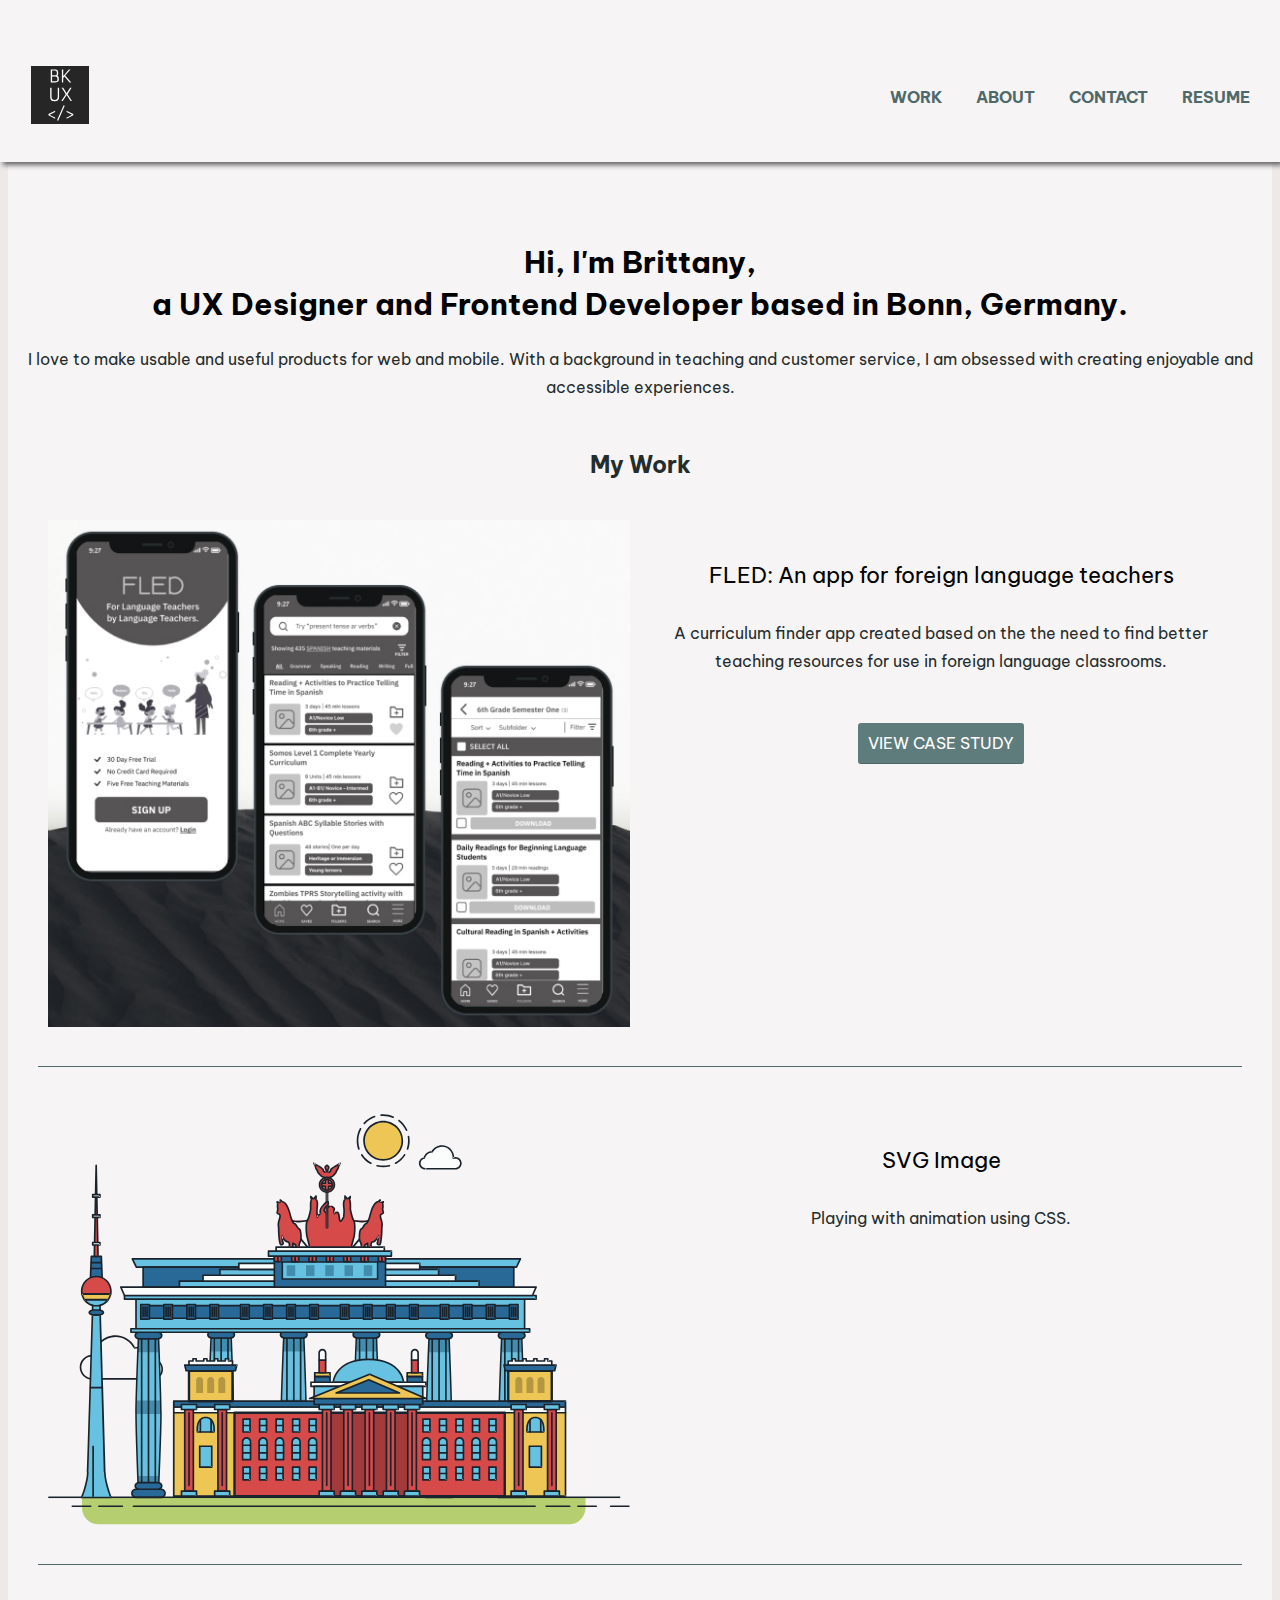
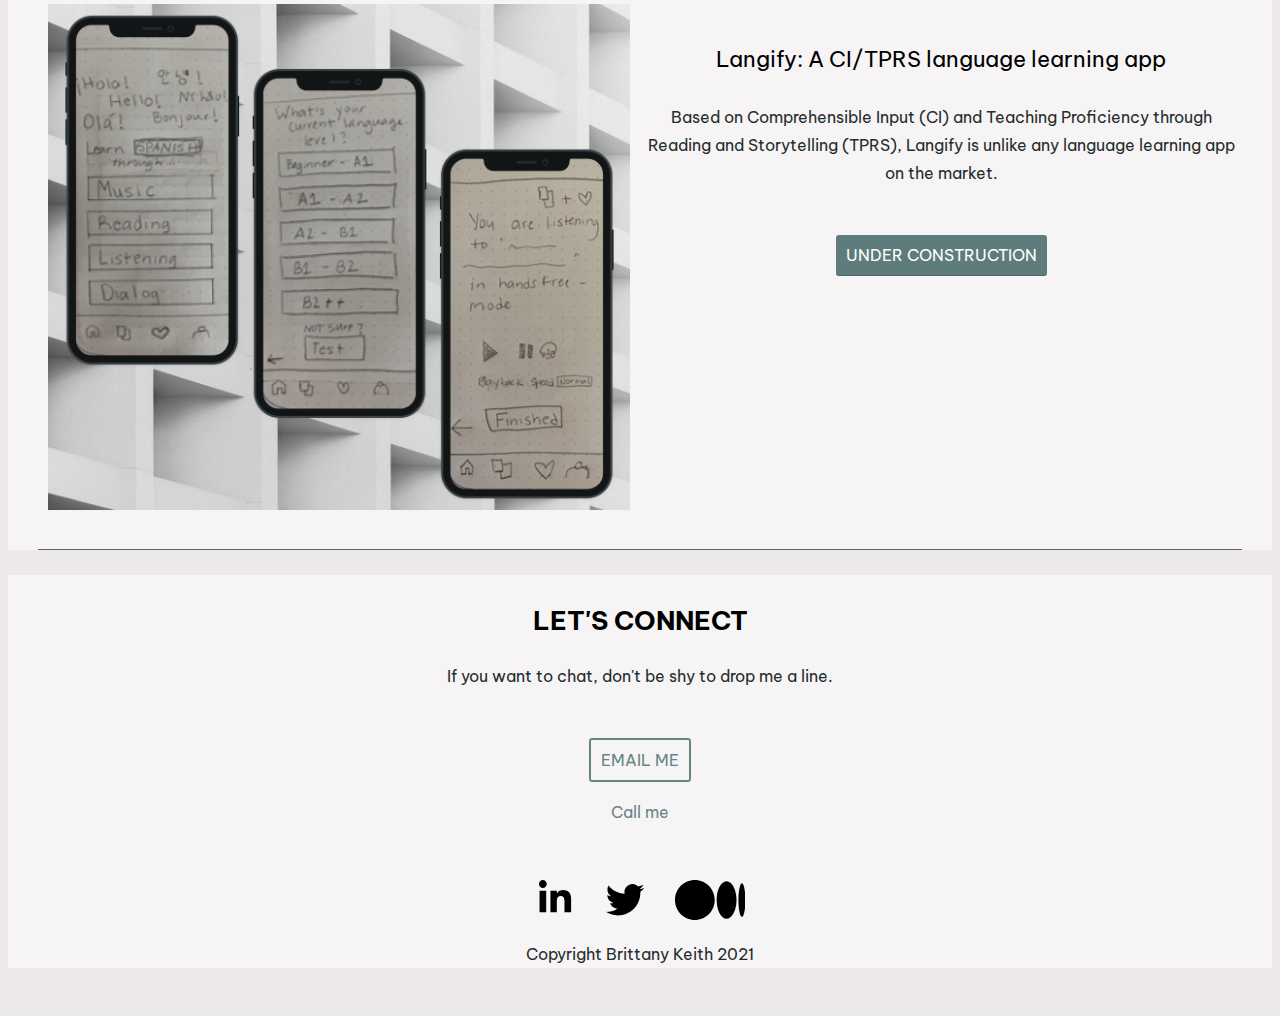
<file: index.html>
<!DOCTYPE html>
<html lang="en" dir="ltr">

<head>
  <meta charset="utf-8">
  <meta name="viewport" content="width=device-width, initial-scale=1">
  <title>Brittany Keith - Portfolio</title>
  <link rel="stylesheet" type="text/css" href="css/style.css">
  <link rel="preconnect" href="https://fonts.googleapis.com">
  <link rel="preconnect" href="https://fonts.gstatic.com" crossorigin>
  <link href="https://fonts.googleapis.com/css2?family=Be+Vietnam+Pro:wght@100;200;300;400;500;600;700;800;900&display=swap" rel="stylesheet">
</head>

<body>
  <header>
    <div class="container">
      <div class="navtoggle" id="myNavtoggle">
        <div class="logo"> <a href="index.html"><img border="0" alt="logo" src="img/logo.svg" width="100" height="100"></a></div>
        <div>

          <nav>
            <ul class="navigation">
              <li><a href="index.html">Work</a></li>
              <li><a href="about.html">About</a></li>
              <li><a href="#contact" onclick="menuToggle()">Contact</a></li>
              <li><a href="files/keith-brittany-resume.pdf">Resume</a><li>
              <li><a href="javascript:void(0);" class="menu" onclick="menuToggle ()"><img src="img/menu.svg" alt="hamburger menu bar"> </a></li>
            </ul>
          </nav>
        </div>
      </div>
    </div>
  </header>
  <main>
    <div>
      <div class="container">
        <div id="hero">

          <div>
            <h1>Hi, I'm Brittany,<br>a UX Designer and Frontend Developer based in Bonn, Germany.</h1>
            <p> I love to make usable and useful products for web and mobile. With a background in teaching and customer service, I am obsessed with creating enjoyable and accessible experiences.</p>
          </div>
        </div>
        <div>
          <div id="work">
            <div class="container">
              <h3> My Work </h3>
              <div class="row">
                <div class="col-md-6 col-lg-7">
                  <div>
                    <picture>
                      <source srcset="img/fled/fled_homescreen_small.jpg" media="(max-width:767px)">
                      <img src="img/fled/fled_homescreen_large.jpg" alt="My Image">
                    </picture>
                  </div>
                </div>
                <div>
                  <h4> FLED: An app for foreign language teachers </h4>
                  <p> A curriculum finder app created based on the the need to find better teaching resources for use in foreign language classrooms. </p>
                  <a href="fled.html" class="button">view case study</a>
                </div>
              </div>
              <div class="row">
                <div class="col-md-6 col-lg-7">
                  <div>
                    <svg id="about-picture" xmlns="http://www.w3.org/2000/svg" class="berlin-illustration" viewBox="0 0 700 505" xmlns:xlink="http://www.w3.org/1999/xlink">
                      <defs>
                        <polygon id="a" points=".06 231.917 .06 .929 688.717 .929 688.717 231.917"></polygon>
                      </defs>
                      <g fill="none" fill-rule="evenodd">
                        <g transform="translate(0 241)" class="cloud-front">
                          <path fill="#1A232C"
                            d="M87.602,29 L87.602,28 C87.326,28.001 87.103,28.024 86.927,28.033 L86.979,29.031 L87.947,28.78 C85.741,20.282 78.041,14.002 68.852,14 C67.858,14 66.904,14.096 65.98,14.231 L66.125,15.22 L67.019,14.772 C62.626,6.015 53.567,0.001 43.102,0 C29.041,0.002 17.524,10.848 16.443,24.632 L17.44,24.71 L17.606,23.724 C16.803,23.589 15.969,23.5 15.102,23.5 C6.817,23.501 0.102,30.215 0.102,38.5 C0.102,46.785 6.817,53.499 15.102,53.5 L87.602,53.5 C94.644,53.499 100.351,47.792 100.352,40.75 C100.351,33.708 94.644,28.001 87.602,28 L87.602,30 C90.573,30 93.254,31.202 95.203,33.149 C97.15,35.097 98.351,37.778 98.352,40.75 C98.351,43.722 97.15,46.403 95.203,48.351 C93.254,50.298 90.573,51.5 87.602,51.5 L15.102,51.5 C11.509,51.5 8.265,50.046 5.909,47.692 C3.555,45.337 2.102,42.093 2.102,38.5 C2.102,34.907 3.555,31.663 5.909,29.308 C8.265,26.954 11.509,25.5 15.102,25.5 C15.831,25.5 16.553,25.575 17.273,25.697 C17.551,25.743 17.832,25.672 18.055,25.499 C18.277,25.325 18.414,25.07 18.436,24.789 C19.436,12.04 30.094,1.998 43.102,2 C52.786,1.999 61.163,7.564 65.231,15.669 C65.425,16.055 65.842,16.272 66.27,16.21 C67.132,16.084 67.988,16 68.852,16 C77.108,15.998 84.027,21.647 86.011,29.283 C86.13,29.741 86.557,30.054 87.031,30.03 C87.27,30.017 87.457,29.999 87.602,30 L87.602,29"
                            transform="translate(38 36)"></path>
                        </g>
                        <path fill="#B5CE6F"
                          d="M646.484,484.382 C646.484,489.501 644.531,494.62 640.627,498.525 C636.722,502.43 631.603,504.382 626.484,504.382 L60.873,504.382 C55.754,504.382 50.636,502.43 46.731,498.525 C42.826,494.62 40.873,489.501 40.873,484.382 L40.873,471.917 L646.484,471.917 L646.484,484.382">
                        </path>
                        <polyline fill="#67C2E2" points="334.824 185.029 101.449 185.029 106.209 195.08 563.438 195.08 568.2 185.029 334.824 185.029"></polyline>
                        <path fill="#1A232C"
                          d="M334.824,185.029 L334.824,184.029 L101.449,184.029 C101.104,184.029 100.788,184.203 100.604,184.494 C100.42,184.785 100.398,185.146 100.545,185.457 L105.306,195.508 C105.471,195.856 105.824,196.079 106.209,196.079 L563.438,196.079 C563.824,196.079 564.177,195.856 564.342,195.508 L569.104,185.457 C569.251,185.146 569.229,184.785 569.045,184.494 C568.861,184.203 568.544,184.029 568.2,184.029 L334.824,184.029 L334.824,186.029 L566.62,186.029 L562.806,194.08 L106.842,194.08 L103.029,186.029 L334.824,186.029 L334.824,185.029">
                        </path>
                        <polygon fill="#296997" points="114.416 218.974 560.222 218.974 560.222 195.08 114.416 195.08"></polygon>
                        <path fill="#1A232C"
                          d="M560.222,218.974 L560.222,217.974 L115.416,217.974 L115.416,196.079 L559.222,196.079 L559.222,218.974 L560.222,218.974 L560.222,217.974 L560.222,218.974 L561.222,218.974 L561.222,195.08 C561.222,194.816 561.115,194.559 560.929,194.372 C560.742,194.186 560.485,194.08 560.222,194.08 L114.416,194.08 C114.152,194.08 113.895,194.186 113.708,194.372 C113.522,194.559 113.416,194.816 113.416,195.08 L113.416,218.974 C113.416,219.237 113.522,219.495 113.708,219.681 C113.895,219.867 114.152,219.974 114.416,219.974 L560.222,219.974 C560.485,219.974 560.742,219.867 560.929,219.681 C561.115,219.495 561.222,219.237 561.222,218.974 L560.222,218.974">
                        </path>
                        <polygon fill="#67C2E2" points="105.85 269.08 573.225 269.08 573.225 233.398 105.85 233.398"></polygon>
                        <path fill="#1A232C"
                          d="M573.225,233.398 L573.225,232.398 L105.85,232.398 C105.587,232.398 105.329,232.505 105.143,232.691 C104.957,232.877 104.85,233.134 104.85,233.398 L104.85,269.08 C104.85,269.344 104.957,269.601 105.143,269.788 C105.329,269.974 105.587,270.08 105.85,270.08 L573.225,270.08 C573.488,270.08 573.745,269.974 573.932,269.788 C574.118,269.601 574.225,269.344 574.225,269.08 L574.225,233.398 C574.225,233.134 574.118,232.877 573.932,232.691 C573.745,232.505 573.488,232.398 573.225,232.398 L573.225,233.398 L572.225,233.398 L572.225,268.08 L106.85,268.08 L106.85,234.398 L573.225,234.398 L573.225,233.398 L572.225,233.398 L573.225,233.398">
                        </path>
                        <polygon fill="#296997" points="116.751 256.508 562.557 256.508 562.557 241.243 116.751 241.243"></polygon>
                        <path fill="#1A232C"
                          d="M562.557,256.508 L562.557,255.508 L117.75,255.508 L117.75,242.243 L561.557,242.243 L561.557,256.508 L562.557,256.508 L562.557,255.508 L562.557,256.508 L563.557,256.508 L563.557,241.243 C563.557,240.979 563.45,240.722 563.264,240.535 C563.078,240.349 562.82,240.243 562.557,240.243 L116.75,240.243 C116.487,240.243 116.23,240.349 116.043,240.535 C115.857,240.722 115.751,240.979 115.751,241.243 L115.751,256.508 C115.751,256.771 115.857,257.029 116.043,257.215 C116.23,257.401 116.487,257.508 116.751,257.508 L562.557,257.508 C562.82,257.508 563.077,257.401 563.264,257.215 C563.45,257.029 563.557,256.771 563.557,256.508 L562.557,256.508">
                        </path>
                        <polygon fill="#67C2E2" points="158.07 218.974 518.563 218.974 518.563 211.858 158.07 211.858"></polygon>
                        <path fill="#1A232C"
                          d="M518.563,211.858 L518.563,210.858 L158.07,210.858 C157.807,210.858 157.549,210.964 157.363,211.151 C157.177,211.337 157.07,211.594 157.07,211.858 L157.07,218.974 C157.07,219.237 157.177,219.495 157.363,219.681 C157.549,219.867 157.807,219.974 158.07,219.974 L518.563,219.974 C518.826,219.974 519.083,219.867 519.27,219.681 C519.456,219.495 519.562,219.237 519.562,218.974 L519.562,211.858 C519.562,211.594 519.456,211.337 519.27,211.151 C519.083,210.964 518.826,210.858 518.563,210.858 L518.563,211.858 L517.563,211.858 L517.563,217.974 L159.07,217.974 L159.07,212.858 L518.563,212.858 L518.563,211.858 L517.563,211.858 L518.563,211.858">
                        </path>
                        <polygon fill="#FBFDFC" points="186.438 211.858 490.194 211.858 490.194 204.741 186.438 204.741"></polygon>
                        <path fill="#1A232C"
                          d="M490.194,204.741 L490.194,203.741 L186.438,203.741 C186.175,203.741 185.917,203.848 185.731,204.034 C185.545,204.221 185.438,204.478 185.438,204.741 L185.438,211.858 C185.438,212.121 185.545,212.379 185.731,212.565 C185.917,212.751 186.175,212.858 186.438,212.858 L490.194,212.858 C490.458,212.858 490.715,212.751 490.902,212.565 C491.088,212.379 491.194,212.121 491.194,211.858 L491.194,204.741 C491.194,204.478 491.088,204.221 490.902,204.034 C490.715,203.848 490.458,203.741 490.194,203.741 L490.194,204.741 L489.194,204.741 L489.194,210.858 L187.438,210.858 L187.438,205.741 L490.194,205.741 L490.194,204.741 L489.194,204.741 L490.194,204.741">
                        </path>
                        <polygon fill="#67C2E2" points="206.805 204.741 469.828 204.741 469.828 197.624 206.805 197.624"></polygon>
                        <path fill="#1A232C"
                          d="M469.828,197.624 L469.828,196.624 L206.805,196.624 C206.541,196.624 206.284,196.731 206.098,196.917 C205.911,197.103 205.805,197.361 205.805,197.624 L205.805,204.741 C205.805,205.005 205.911,205.262 206.098,205.449 C206.284,205.635 206.541,205.741 206.805,205.741 L469.828,205.741 C470.091,205.741 470.349,205.635 470.535,205.449 C470.722,205.262 470.828,205.005 470.828,204.741 L470.828,197.624 C470.828,197.361 470.722,197.103 470.535,196.917 C470.349,196.731 470.091,196.624 469.828,196.624 L469.828,197.624 L468.828,197.624 L468.828,203.741 L207.805,203.741 L207.805,198.624 L469.828,198.624 L469.828,197.624 L468.828,197.624 L469.828,197.624">
                        </path>
                        <polygon fill="#FBFDFC" points="229.521 197.624 447.111 197.624 447.111 190.509 229.521 190.509"></polygon>
                        <path fill="#1A232C"
                          d="M447.111,190.509 L447.111,189.509 L229.521,189.509 C229.258,189.509 229,189.616 228.814,189.802 C228.628,189.988 228.521,190.246 228.521,190.509 L228.521,197.624 C228.521,197.888 228.628,198.145 228.814,198.332 C229,198.518 229.258,198.624 229.521,198.624 L447.111,198.624 C447.375,198.624 447.632,198.518 447.818,198.332 C448.005,198.145 448.111,197.888 448.111,197.624 L448.111,190.509 C448.111,190.246 448.005,189.988 447.818,189.802 C447.632,189.616 447.375,189.509 447.111,189.509 L447.111,190.509 L446.111,190.509 L446.111,196.624 L230.521,196.624 L230.521,191.509 L447.111,191.509 L447.111,190.509 L446.111,190.509 L447.111,190.509">
                        </path>
                        <path fill="#67C2E2"
                          d="M135.607,355.447 C135.163,337.766 134.264,313.326 133.648,297.387 C133.274,287.721 133.004,281.18 133.004,281.18 L108.722,281.18 C108.722,281.18 108.452,287.721 108.079,297.387 C107.462,313.326 106.563,337.766 106.119,355.447 C105.953,362.059 105.85,367.732 105.85,371.653 L105.85,371.654 C105.85,386.117 107.243,424.332 108.089,446.189 C108.457,455.706 108.722,462.126 108.722,462.126 L133.004,462.126 C133.004,462.126 133.269,455.706 133.637,446.189 C134.482,424.332 135.876,386.117 135.876,371.654 L135.876,371.653 C135.876,367.732 135.773,362.059 135.607,355.447">
                        </path>
                        <path fill="#428DAE"
                          d="M133.648 297.387L108.079 297.387C108.452 287.721 108.722 281.18 108.722 281.18L133.004 281.18C133.004 281.18 133.274 287.721 133.648 297.387M135.876 371.654L105.85 371.654 105.85 371.653C105.85 367.732 105.953 362.059 106.119 355.447L135.607 355.447C135.773 362.059 135.876 367.732 135.876 371.653L135.876 371.654M133.004 462.126L108.722 462.126C108.722 462.126 108.457 455.706 108.089 446.189L133.637 446.189C133.269 455.706 133.004 462.126 133.004 462.126">
                        </path>
                        <path fill="#1A232C"
                          d="M109.612,461.199 L132.114,461.199 C132.447,453.007 134.949,390.886 134.949,371.653 C134.949,352.42 132.447,290.299 132.114,282.108 L109.612,282.108 C109.279,290.299 106.778,352.42 106.778,371.653 C106.778,390.886 109.279,453.007 109.612,461.199 Z M133.895,463.054 L107.832,463.054 L107.794,462.164 C107.766,461.466 104.922,392.193 104.922,371.653 C104.922,351.114 107.766,281.839 107.794,281.142 L107.832,280.252 L133.895,280.252 L133.931,281.142 C133.96,281.839 136.804,351.114 136.804,371.653 C136.804,392.193 133.96,461.466 133.931,462.164 L133.895,463.054 L133.895,463.054 Z">
                        </path>
                        <path fill="#1A232C"
                          d="M111.638 281.18L111.638 462.126C111.638 462.679 112.086 463.126 112.638 463.126 113.19 463.126 113.638 462.679 113.638 462.126L113.638 281.18C113.638 280.628 113.19 280.18 112.638 280.18 112.086 280.18 111.638 280.628 111.638 281.18M119.863 281.18L119.863 462.126C119.863 462.679 120.311 463.126 120.863 463.126 121.416 463.126 121.863 462.679 121.863 462.126L121.863 281.18C121.863 280.628 121.416 280.18 120.863 280.18 120.311 280.18 119.863 280.628 119.863 281.18M128.088 281.18L128.088 462.126C128.088 462.679 128.536 463.126 129.088 463.126 129.64 463.126 130.088 462.679 130.088 462.126L130.088 281.18C130.088 280.628 129.64 280.18 129.088 280.18 128.536 280.18 128.088 280.628 128.088 281.18">
                        </path>
                        <path fill="#296997"
                          d="M136.79,277.265 C136.79,279.418 134.675,281.18 132.09,281.18 L109.636,281.18 C107.051,281.18 104.936,279.418 104.936,277.265 C104.936,275.111 107.051,273.349 109.636,273.349 L132.09,273.349 C134.675,273.349 136.79,275.111 136.79,277.265">
                        </path>
                        <path fill="#1A232C"
                          d="M136.79,277.265 L135.79,277.265 C135.789,278.005 135.433,278.704 134.769,279.262 C134.109,279.814 133.155,280.181 132.09,280.18 L109.636,280.18 C108.571,280.181 107.617,279.814 106.956,279.262 C106.293,278.704 105.936,278.005 105.936,277.265 C105.936,276.524 106.293,275.825 106.957,275.267 C107.617,274.715 108.571,274.348 109.636,274.349 L132.09,274.349 C133.155,274.348 134.109,274.716 134.769,275.267 C135.433,275.825 135.789,276.524 135.79,277.265 L137.79,277.265 C137.791,275.851 137.09,274.593 136.049,273.731 C135.006,272.863 133.61,272.35 132.09,272.349 L109.636,272.349 C108.116,272.35 106.72,272.863 105.676,273.731 C104.636,274.593 103.935,275.851 103.936,277.265 C103.935,278.678 104.636,279.937 105.677,280.798 C106.72,281.666 108.116,282.179 109.636,282.18 L132.09,282.18 C133.61,282.179 135.006,281.666 136.049,280.798 C137.09,279.937 137.791,278.678 137.79,277.265 L136.79,277.265">
                        </path>
                        <path fill="#296997"
                          d="M140.775,467.217 C140.775,469.803 138.661,471.917 136.076,471.917 L105.65,471.917 C103.065,471.917 100.951,469.803 100.951,467.217 L100.951,466.825 C100.951,464.241 103.065,462.126 105.65,462.126 L136.076,462.126 C138.661,462.126 140.775,464.241 140.775,466.825 L140.775,467.217">
                        </path>
                        <path fill="#1A232C"
                          d="M140.775,467.217 L139.775,467.217 C139.775,468.235 139.361,469.155 138.688,469.83 C138.013,470.503 137.093,470.917 136.076,470.917 L105.65,470.917 C104.633,470.917 103.713,470.504 103.038,469.83 C102.365,469.155 101.951,468.235 101.951,467.217 L101.951,466.825 C101.951,465.808 102.365,464.889 103.038,464.214 C103.713,463.54 104.633,463.127 105.65,463.126 L136.076,463.126 C137.093,463.127 138.013,463.54 138.688,464.214 C139.362,464.889 139.775,465.808 139.775,466.825 L139.775,467.217 L141.775,467.217 L141.775,466.825 C141.772,463.684 139.217,461.13 136.076,461.126 L105.65,461.126 C102.509,461.13 99.955,463.684 99.951,466.825 L99.951,467.217 C99.954,470.36 102.509,472.914 105.65,472.917 L136.076,472.917 C139.217,472.914 141.772,470.36 141.775,467.217 L140.775,467.217">
                        </path>
                        <path fill="#296997"
                          d="M136.79,458.208 C136.79,460.363 134.675,462.126 132.09,462.126 L109.636,462.126 C107.051,462.126 104.936,460.363 104.936,458.208 C104.936,456.057 107.051,454.292 109.636,454.292 L132.09,454.292 C134.675,454.292 136.79,456.057 136.79,458.208">
                        </path>
                        <path fill="#1A232C"
                          d="M136.79,458.208 L135.79,458.208 C135.789,458.949 135.432,459.649 134.769,460.207 C134.108,460.76 133.154,461.128 132.09,461.126 L109.636,461.126 C108.572,461.128 107.617,460.76 106.957,460.207 C106.293,459.649 105.936,458.949 105.936,458.208 C105.936,457.47 106.293,456.77 106.957,456.212 C107.617,455.659 108.572,455.291 109.636,455.292 L132.09,455.292 C133.154,455.291 134.108,455.659 134.769,456.212 C135.433,456.77 135.789,457.47 135.79,458.208 L137.79,458.208 C137.791,456.796 137.09,455.538 136.05,454.675 C135.006,453.808 133.61,453.294 132.09,453.292 L109.636,453.292 C108.115,453.294 106.719,453.808 105.676,454.675 C104.636,455.538 103.935,456.796 103.936,458.208 C103.935,459.622 104.636,460.881 105.676,461.743 C106.72,462.611 108.116,463.125 109.636,463.126 L132.09,463.126 C133.61,463.125 135.006,462.611 136.05,461.743 C137.09,460.881 137.791,459.622 137.79,458.208 L136.79,458.208">
                        </path>
                        <path fill="#67C2E2"
                          d="M572.471,355.447 C572.025,337.766 571.126,313.326 570.51,297.387 C570.137,287.721 569.867,281.18 569.867,281.18 L545.585,281.18 C545.585,281.18 545.315,287.721 544.942,297.387 C544.326,313.326 543.427,337.766 542.981,355.447 C542.815,362.059 542.713,367.732 542.713,371.653 L542.713,371.654 C542.713,386.117 544.107,424.332 544.952,446.189 C545.32,455.706 545.585,462.126 545.585,462.126 L569.867,462.126 C569.867,462.126 570.132,455.706 570.499,446.189 C571.346,424.332 572.739,386.117 572.739,371.654 L572.739,371.653 C572.739,367.732 572.637,362.059 572.471,355.447">
                        </path>
                        <path fill="#428DAE"
                          d="M569.582 297.387L566.951 297.387 566.951 282.108 568.977 282.108C569.063 284.206 569.29 289.841 569.582 297.387M564.951 297.387L545.871 297.387C546.162 289.841 546.39 284.206 546.476 282.108L564.951 282.108 564.951 297.387M571.8 369.187L566.951 369.187 566.951 356.265 571.562 356.265C571.685 361.272 571.771 365.701 571.8 369.187M564.951 369.187L543.653 369.187C543.684 365.512 543.777 360.79 543.912 355.447L553.551 355.447 553.551 356.265 564.951 356.265 564.951 369.187">
                        </path>
                        <path fill="#1A232C"
                          d="M546.476,461.199 L568.977,461.199 C569.31,453.007 571.812,390.886 571.812,371.653 C571.812,352.42 569.31,290.299 568.977,282.108 L546.476,282.108 C546.142,290.299 543.642,352.42 543.642,371.653 C543.642,390.886 546.142,453.007 546.476,461.199 M570.758,463.054 L544.694,463.054 L544.658,462.164 C544.629,461.466 541.785,392.193 541.785,371.653 C541.785,351.114 544.629,281.839 544.658,281.142 L544.694,280.252 L570.758,280.252 L570.795,281.142 C570.823,281.839 573.667,351.114 573.667,371.653 C573.667,392.193 570.823,461.466 570.795,462.164 L570.758,463.054">
                        </path>
                        <path fill="#1A232C"
                          d="M548.501 281.18L548.501 462.126C548.501 462.679 548.949 463.126 549.501 463.126 550.053 463.126 550.501 462.679 550.501 462.126L550.501 281.18C550.501 280.628 550.053 280.18 549.501 280.18 548.949 280.18 548.501 280.628 548.501 281.18M556.727 281.18L556.727 462.126C556.727 462.679 557.174 463.126 557.727 463.126 558.279 463.126 558.727 462.679 558.727 462.126L558.727 281.18C558.727 280.628 558.279 280.18 557.727 280.18 557.174 280.18 556.727 280.628 556.727 281.18M564.951 281.18L564.951 462.126C564.951 462.679 565.399 463.126 565.951 463.126 566.503 463.126 566.951 462.679 566.951 462.126L566.951 281.18C566.951 280.628 566.503 280.18 565.951 280.18 565.399 280.18 564.951 280.628 564.951 281.18">
                        </path>
                        <path fill="#296997"
                          d="M573.653,277.265 C573.653,279.418 571.537,281.18 568.953,281.18 L546.499,281.18 C543.915,281.18 541.799,279.418 541.799,277.265 C541.799,275.111 543.915,273.349 546.499,273.349 L568.953,273.349 C571.537,273.349 573.653,275.111 573.653,277.265">
                        </path>
                        <path fill="#1A232C"
                          d="M573.653,277.265 L572.653,277.265 C572.653,278.005 572.296,278.704 571.632,279.262 C570.972,279.814 570.017,280.181 568.953,280.18 L546.499,280.18 C545.435,280.181 544.48,279.814 543.82,279.262 C543.156,278.704 542.8,278.005 542.799,277.265 C542.8,276.525 543.156,275.825 543.82,275.267 C544.481,274.715 545.435,274.348 546.499,274.349 L568.953,274.349 C570.017,274.348 570.972,274.715 571.632,275.267 C572.296,275.825 572.653,276.525 572.653,277.265 L574.653,277.265 C574.654,275.851 573.953,274.593 572.912,273.731 C571.869,272.863 570.473,272.35 568.953,272.349 L546.499,272.349 C544.979,272.35 543.583,272.863 542.54,273.731 C541.499,274.593 540.798,275.851 540.799,277.265 C540.798,278.679 541.499,279.937 542.54,280.798 C543.583,281.666 544.979,282.179 546.499,282.18 L568.953,282.18 C570.473,282.179 571.869,281.666 572.912,280.798 C573.953,279.937 574.654,278.679 574.653,277.265 L573.653,277.265">
                        </path>
                        <path fill="#296997"
                          d="M577.639,467.217 C577.639,469.803 575.524,471.917 572.938,471.917 L542.514,471.917 C539.929,471.917 537.813,469.803 537.813,467.217 L537.813,466.825 C537.813,464.241 539.929,462.126 542.514,462.126 L572.938,462.126 C575.524,462.126 577.639,464.241 577.639,466.825 L577.639,467.217">
                        </path>
                        <path fill="#1A232C"
                          d="M577.639,467.217 L576.639,467.217 C576.638,468.235 576.225,469.155 575.551,469.83 C574.876,470.503 573.956,470.917 572.938,470.917 L542.514,470.917 C541.497,470.917 540.576,470.503 539.901,469.83 C539.227,469.155 538.814,468.234 538.813,467.217 L538.813,466.825 C538.814,465.808 539.227,464.889 539.901,464.214 C540.576,463.54 541.497,463.127 542.514,463.126 L572.938,463.126 C573.956,463.127 574.876,463.54 575.551,464.214 C576.225,464.888 576.638,465.808 576.639,466.825 L576.639,467.217 L578.639,467.217 L578.639,466.825 C578.635,463.684 576.081,461.13 572.938,461.126 L542.514,461.126 C539.372,461.13 536.817,463.684 536.813,466.825 L536.813,467.217 C536.817,470.36 539.372,472.914 542.514,472.917 L572.938,472.917 C576.081,472.914 578.635,470.359 578.639,467.217 L577.639,467.217">
                        </path>
                        <path fill="#296997"
                          d="M573.653,458.208 C573.653,460.363 571.537,462.126 568.953,462.126 L546.499,462.126 C543.915,462.126 541.799,460.363 541.799,458.208 C541.799,456.057 543.915,454.292 546.499,454.292 L568.953,454.292 C571.537,454.292 573.653,456.057 573.653,458.208">
                        </path>
                        <path fill="#1A232C"
                          d="M573.653,458.208 L572.653,458.208 C572.653,458.949 572.296,459.649 571.632,460.207 C570.971,460.76 570.017,461.128 568.953,461.126 L546.499,461.126 C545.435,461.128 544.481,460.76 543.82,460.207 C543.157,459.649 542.799,458.949 542.799,458.208 C542.799,457.47 543.156,456.77 543.82,456.212 C544.481,455.659 545.435,455.291 546.499,455.292 L568.953,455.292 C570.017,455.291 570.971,455.659 571.632,456.212 C572.296,456.77 572.653,457.47 572.653,458.208 L574.653,458.208 C574.654,456.796 573.953,455.538 572.912,454.675 C571.869,453.808 570.473,453.294 568.953,453.292 L546.499,453.292 C544.979,453.294 543.583,453.808 542.54,454.675 C541.499,455.538 540.798,456.796 540.799,458.208 C540.798,459.622 541.499,460.881 542.54,461.743 C543.583,462.611 544.979,463.125 546.499,463.126 L568.953,463.126 C570.473,463.125 571.869,462.611 572.912,461.743 C573.953,460.881 574.654,459.622 574.653,458.208 L573.653,458.208">
                        </path>
                        <path fill="#67C2E2"
                          d="M485.098,355.447 C484.654,337.766 483.753,313.326 483.137,297.387 C482.764,287.721 482.494,281.18 482.494,281.18 L458.213,281.18 C458.213,281.18 457.942,287.721 457.569,297.387 C456.953,313.326 456.055,337.766 455.608,355.447 C455.443,362.059 455.34,367.732 455.34,371.653 L455.34,371.654 C455.34,386.117 456.733,424.332 457.58,446.189 C457.948,455.706 458.213,462.126 458.213,462.126 L482.494,462.126 C482.494,462.126 482.759,455.706 483.126,446.189 C483.973,424.332 485.366,386.117 485.366,371.654 L485.366,371.653 C485.366,367.732 485.265,362.059 485.098,355.447">
                        </path>
                        <path fill="#428DAE"
                          d="M483.137 297.387L457.569 297.387C457.942 287.721 458.213 281.18 458.213 281.18L482.494 281.18C482.494 281.18 482.764 287.721 483.137 297.387M485.355 369.187L455.351 369.187C455.382 365.502 455.475 360.78 455.608 355.447L485.098 355.447C485.232 360.78 485.325 365.502 485.355 369.187">
                        </path>
                        <path fill="#1A232C"
                          d="M459.103,461.199 L481.605,461.199 C481.938,453.007 484.439,390.886 484.439,371.653 C484.439,352.42 481.938,290.299 481.605,282.108 L459.103,282.108 C458.769,290.299 456.268,352.42 456.268,371.653 C456.268,390.886 458.769,453.007 459.103,461.199 Z M483.386,463.054 L457.321,463.054 L457.285,462.164 C457.256,461.466 454.412,392.193 454.412,371.653 C454.412,351.114 457.256,281.839 457.285,281.142 L457.321,280.252 L483.386,280.252 L483.422,281.142 C483.45,281.839 486.294,351.114 486.294,371.653 C486.294,392.193 483.45,461.466 483.422,462.164 L483.386,463.054 L483.386,463.054 Z">
                        </path>
                        <path fill="#1A232C"
                          d="M461.128 281.18L461.128 462.126C461.128 462.679 461.576 463.126 462.128 463.126 462.68 463.126 463.128 462.679 463.128 462.126L463.128 281.18C463.128 280.628 462.68 280.18 462.128 280.18 461.576 280.18 461.128 280.628 461.128 281.18M469.354 281.18L469.354 462.126C469.354 462.679 469.801 463.126 470.354 463.126 470.906 463.126 471.354 462.679 471.354 462.126L471.354 281.18C471.354 280.628 470.906 280.18 470.354 280.18 469.801 280.18 469.354 280.628 469.354 281.18M477.578 281.18L477.578 462.126C477.578 462.679 478.026 463.126 478.578 463.126 479.13 463.126 479.578 462.679 479.578 462.126L479.578 281.18C479.578 280.628 479.13 280.18 478.578 280.18 478.026 280.18 477.578 280.628 477.578 281.18">
                        </path>
                        <path fill="#296997"
                          d="M486.281,277.265 C486.281,279.418 484.164,281.18 481.58,281.18 L459.126,281.18 C456.542,281.18 454.426,279.418 454.426,277.265 C454.426,275.111 456.542,273.349 459.126,273.349 L481.58,273.349 C484.164,273.349 486.281,275.111 486.281,277.265">
                        </path>
                        <path fill="#1A232C"
                          d="M486.281,277.265 L485.281,277.265 C485.281,278.005 484.924,278.704 484.26,279.262 C483.599,279.814 482.644,280.181 481.58,280.18 L459.126,280.18 C458.062,280.181 457.107,279.814 456.447,279.262 C455.783,278.704 455.427,278.005 455.426,277.265 C455.427,276.525 455.783,275.825 456.447,275.267 C457.108,274.715 458.062,274.348 459.126,274.349 L481.58,274.349 C482.644,274.348 483.599,274.716 484.26,275.268 C484.924,275.825 485.281,276.525 485.281,277.265 L487.281,277.265 C487.282,275.851 486.58,274.593 485.54,273.731 C484.496,272.863 483.1,272.35 481.58,272.349 L459.126,272.349 C457.606,272.35 456.21,272.863 455.167,273.731 C454.126,274.593 453.425,275.851 453.426,277.265 C453.425,278.679 454.126,279.937 455.167,280.798 C456.21,281.666 457.606,282.179 459.126,282.18 L481.58,282.18 C483.1,282.179 484.496,281.666 485.54,280.799 C486.58,279.937 487.282,278.679 487.281,277.265 L486.281,277.265">
                        </path>
                        <path fill="#296997"
                          d="M490.266,467.217 C490.266,469.803 488.151,471.917 485.565,471.917 L455.141,471.917 C452.556,471.917 450.44,469.803 450.44,467.217 L450.44,466.825 C450.44,464.241 452.556,462.126 455.141,462.126 L485.565,462.126 C488.151,462.126 490.266,464.241 490.266,466.825 L490.266,467.217">
                        </path>
                        <path fill="#1A232C"
                          d="M490.266,467.217 L489.266,467.217 C489.265,468.235 488.852,469.155 488.178,469.83 C487.503,470.503 486.583,470.917 485.565,470.917 L455.141,470.917 C454.124,470.917 453.203,470.503 452.528,469.83 C451.854,469.155 451.441,468.234 451.44,467.217 L451.44,466.825 C451.441,465.808 451.854,464.889 452.528,464.214 C453.203,463.54 454.124,463.127 455.141,463.126 L485.565,463.126 C486.583,463.127 487.503,463.54 488.178,464.214 C488.852,464.888 489.265,465.808 489.266,466.825 L489.266,467.217 L491.266,467.217 L491.266,466.825 C491.262,463.684 488.708,461.13 485.565,461.126 L455.141,461.126 C451.999,461.13 449.444,463.684 449.44,466.825 L449.44,467.217 C449.444,470.36 451.999,472.914 455.141,472.917 L485.565,472.917 C488.708,472.914 491.262,470.359 491.266,467.217 L490.266,467.217">
                        </path>
                        <path fill="#296997"
                          d="M486.281,458.208 C486.281,460.363 484.164,462.126 481.58,462.126 L459.126,462.126 C456.542,462.126 454.426,460.363 454.426,458.208 C454.426,456.057 456.542,454.292 459.126,454.292 L481.58,454.292 C484.164,454.292 486.281,456.057 486.281,458.208">
                        </path>
                        <path fill="#1A232C"
                          d="M486.281,458.208 L485.281,458.208 C485.281,458.949 484.923,459.649 484.26,460.207 C483.599,460.76 482.644,461.128 481.58,461.126 L459.126,461.126 C458.062,461.128 457.108,460.76 456.447,460.207 C455.784,459.649 455.427,458.949 455.426,458.208 C455.426,457.47 455.783,456.77 456.447,456.212 C457.108,455.659 458.062,455.291 459.126,455.292 L481.58,455.292 C482.644,455.291 483.598,455.659 484.26,456.212 C484.924,456.77 485.281,457.47 485.281,458.208 L487.281,458.208 C487.282,456.795 486.58,455.538 485.54,454.675 C484.496,453.808 483.1,453.294 481.58,453.292 L459.126,453.292 C457.606,453.294 456.21,453.808 455.167,454.675 C454.126,455.538 453.425,456.796 453.426,458.208 C453.425,459.622 454.126,460.881 455.167,461.743 C456.21,462.611 457.606,463.125 459.126,463.126 L481.58,463.126 C483.1,463.125 484.496,462.611 485.54,461.743 C486.581,460.881 487.282,459.622 487.281,458.208 L486.281,458.208">
                        </path>
                        <path fill="#67C2E2"
                          d="M397.726,354.466 C397.28,336.787 396.381,312.346 395.765,296.407 C395.392,286.742 395.122,280.2 395.122,280.2 L370.84,280.2 C370.84,280.2 370.57,286.742 370.197,296.407 C369.581,312.346 368.682,336.787 368.236,354.466 C368.07,361.078 367.968,366.751 367.968,370.672 L367.968,370.673 C367.968,385.136 369.361,423.352 370.207,445.208 C370.575,454.726 370.84,461.146 370.84,461.146 L395.122,461.146 C395.122,461.146 395.386,454.726 395.754,445.208 C396.601,423.352 397.994,385.136 397.994,370.673 L397.994,370.672 C397.994,366.751 397.892,361.078 397.726,354.466">
                        </path>
                        <path fill="#428DAE"
                          d="M394.837 296.407L392.206 296.407 392.206 281.127 394.233 281.127C394.318 283.225 394.545 288.861 394.837 296.407L394.837 296.407zM383.981 296.407L390.206 296.407 390.206 281.127 383.981 281.127 383.981 296.407zM375.756 296.407L381.98 296.407 381.98 281.127 375.756 281.127 375.756 296.407zM373.756 296.407L371.126 296.407C371.417 288.861 371.645 283.225 371.73 281.127L373.756 281.127 373.756 296.407 373.756 296.407zM397.062 369.187L392.206 369.187 392.206 354.466 396.796 354.466C396.943 360.298 397.041 365.389 397.062 369.187L397.062 369.187zM383.981 369.187L390.206 369.187 390.206 354.466 383.981 354.466 383.981 369.187zM375.756 369.187L381.98 369.187 381.98 354.466 375.756 354.466 375.756 369.187zM373.756 369.187L368.9 369.187C368.921 365.389 369.019 360.298 369.166 354.466L373.756 354.466 373.756 369.187 373.756 369.187z">
                        </path>
                        <path fill="#1A232C"
                          d="M371.73,460.218 L394.233,460.218 C394.565,452.027 397.066,389.906 397.066,370.672 C397.066,351.44 394.565,289.319 394.233,281.127 L371.73,281.127 C371.397,289.319 368.895,351.44 368.895,370.672 C368.895,389.906 371.397,452.027 371.73,460.218 M396.013,462.074 L369.949,462.074 L369.912,461.184 C369.884,460.486 367.04,391.212 367.04,370.672 C367.04,350.133 369.884,280.859 369.912,280.162 L369.949,279.272 L396.013,279.272 L396.05,280.162 C396.078,280.859 398.922,350.133 398.922,370.672 C398.922,391.212 396.078,460.486 396.05,461.184 L396.013,462.074">
                        </path>
                        <path fill="#1A232C"
                          d="M373.756 280.2L373.756 461.146C373.756 461.698 374.203 462.146 374.756 462.146 375.308 462.146 375.756 461.698 375.756 461.146L375.756 280.2C375.756 279.647 375.308 279.2 374.756 279.2 374.203 279.2 373.756 279.647 373.756 280.2M381.98 280.2L381.98 461.146C381.98 461.698 382.428 462.146 382.98 462.146 383.533 462.146 383.981 461.698 383.981 461.146L383.981 280.2C383.981 279.647 383.533 279.2 382.98 279.2 382.428 279.2 381.98 279.647 381.98 280.2M390.206 280.2L390.206 461.146C390.206 461.698 390.654 462.146 391.206 462.146 391.758 462.146 392.206 461.698 392.206 461.146L392.206 280.2C392.206 279.647 391.758 279.2 391.206 279.2 390.654 279.2 390.206 279.647 390.206 280.2">
                        </path>
                        <path fill="#296997"
                          d="M398.908,276.285 C398.908,278.439 396.792,280.2 394.208,280.2 L371.754,280.2 C369.17,280.2 367.053,278.439 367.053,276.285 C367.053,274.13 369.17,272.369 371.754,272.369 L394.208,272.369 C396.792,272.369 398.908,274.13 398.908,276.285">
                        </path>
                        <path fill="#1A232C"
                          d="M398.908,276.285 L397.908,276.285 C397.907,277.025 397.551,277.724 396.887,278.281 C396.227,278.833 395.272,279.201 394.208,279.2 L371.754,279.2 C370.69,279.201 369.735,278.833 369.074,278.281 C368.41,277.724 368.053,277.025 368.053,276.285 C368.053,275.544 368.41,274.845 369.074,274.287 C369.735,273.735 370.69,273.367 371.754,273.369 L394.208,273.369 C395.272,273.367 396.227,273.735 396.887,274.287 C397.551,274.844 397.907,275.544 397.908,276.285 L399.908,276.285 C399.909,274.871 399.208,273.612 398.167,272.75 C397.124,271.883 395.728,271.37 394.208,271.369 L371.754,271.369 C370.234,271.37 368.838,271.883 367.794,272.75 C366.754,273.612 366.052,274.871 366.053,276.285 C366.052,277.699 366.754,278.957 367.795,279.818 C368.838,280.686 370.234,281.198 371.754,281.2 L394.208,281.2 C395.728,281.198 397.123,280.686 398.167,279.818 C399.208,278.957 399.909,277.698 399.908,276.285 L398.908,276.285">
                        </path>
                        <path fill="#296997"
                          d="M402.894,466.237 C402.894,468.823 400.779,470.937 398.193,470.937 L367.768,470.937 C365.183,470.937 363.068,468.823 363.068,466.237 L363.068,465.844 C363.068,463.26 365.183,461.146 367.768,461.146 L398.193,461.146 C400.779,461.146 402.894,463.26 402.894,465.844 L402.894,466.237">
                        </path>
                        <path fill="#1A232C"
                          d="M402.894,466.237 L401.894,466.237 C401.893,467.254 401.48,468.174 400.806,468.849 C400.131,469.523 399.211,469.937 398.193,469.937 L367.768,469.937 C366.751,469.937 365.831,469.523 365.156,468.849 C364.482,468.174 364.069,467.254 364.068,466.237 L364.068,465.844 C364.069,464.828 364.482,463.908 365.156,463.233 C365.831,462.56 366.751,462.146 367.768,462.146 L398.193,462.146 C399.211,462.146 400.131,462.56 400.806,463.233 C401.48,463.908 401.893,464.828 401.894,465.844 L401.894,466.237 L403.894,466.237 L403.894,465.844 C403.89,462.703 401.336,460.15 398.193,460.146 L367.768,460.146 C364.626,460.15 362.072,462.703 362.068,465.844 L362.068,466.237 C362.072,469.379 364.626,471.933 367.768,471.937 L398.193,471.937 C401.336,471.933 403.89,469.379 403.894,466.237 L402.894,466.237">
                        </path>
                        <path fill="#296997"
                          d="M398.908,457.228 C398.908,459.382 396.792,461.146 394.208,461.146 L371.754,461.146 C369.17,461.146 367.053,459.382 367.053,457.228 C367.053,455.077 369.17,453.312 371.754,453.312 L394.208,453.312 C396.792,453.312 398.908,455.077 398.908,457.228">
                        </path>
                        <path fill="#1A232C"
                          d="M398.908,457.228 L397.908,457.228 C397.908,457.968 397.55,458.669 396.887,459.226 C396.226,459.779 395.272,460.147 394.208,460.146 L371.754,460.146 C370.69,460.147 369.736,459.779 369.074,459.226 C368.411,458.668 368.053,457.968 368.053,457.228 C368.053,456.489 368.41,455.789 369.074,455.231 C369.736,454.679 370.69,454.311 371.754,454.312 L394.208,454.312 C395.272,454.311 396.226,454.679 396.887,455.231 C397.551,455.789 397.908,456.489 397.908,457.228 L399.908,457.228 C399.909,455.815 399.208,454.557 398.167,453.695 C397.124,452.827 395.728,452.313 394.208,452.312 L371.754,452.312 C370.234,452.313 368.838,452.827 367.794,453.695 C366.754,454.557 366.052,455.815 366.053,457.228 C366.052,458.642 366.753,459.901 367.794,460.763 C368.838,461.631 370.234,462.145 371.754,462.146 L394.208,462.146 C395.728,462.145 397.124,461.631 398.167,460.763 C399.208,459.9 399.909,458.642 399.908,457.228 L398.908,457.228">
                        </path>
                        <path fill="#67C2E2"
                          d="M310.353,354.466 C309.908,336.787 309.009,312.346 308.393,296.407 C308.019,286.742 307.75,280.2 307.75,280.2 L283.467,280.2 C283.467,280.2 283.198,286.742 282.824,296.407 C282.208,312.346 281.309,336.787 280.864,354.466 C280.698,361.078 280.596,366.751 280.596,370.672 L280.596,370.673 C280.596,385.136 281.989,423.352 282.834,445.208 C283.202,454.726 283.467,461.146 283.467,461.146 L307.75,461.146 C307.75,461.146 308.014,454.726 308.382,445.208 C309.228,423.352 310.622,385.136 310.622,370.673 L310.622,370.672 C310.622,366.751 310.518,361.078 310.353,354.466">
                        </path>
                        <path fill="#428DAE"
                          d="M308.393 296.407L282.824 296.407C283.198 286.742 283.467 280.2 283.467 280.2L307.75 280.2C307.75 280.2 308.019 286.742 308.393 296.407M310.617 369.187L280.6 369.187C280.621 365.377 280.718 360.285 280.864 354.466L310.353 354.466C310.498 360.285 310.596 365.377 310.617 369.187">
                        </path>
                        <path fill="#1A232C"
                          d="M284.357,460.218 L306.86,460.218 C307.193,452.027 309.694,389.906 309.694,370.672 C309.694,351.44 307.193,289.319 306.86,281.127 L284.357,281.127 C284.024,289.319 281.523,351.44 281.523,370.672 C281.523,389.906 284.024,452.027 284.357,460.218 Z M308.639,462.074 L282.576,462.074 L282.54,461.184 C282.511,460.486 279.668,391.212 279.668,370.672 C279.668,350.133 282.511,280.859 282.54,280.162 L282.576,279.272 L308.639,279.272 L308.677,280.162 C308.706,280.859 311.549,350.133 311.549,370.672 C311.549,391.212 308.706,460.486 308.677,461.184 L308.639,462.074 L308.639,462.074 Z">
                        </path>
                        <path fill="#1A232C"
                          d="M286.383 280.2L286.383 461.146C286.383 461.698 286.831 462.146 287.383 462.146 287.936 462.146 288.383 461.698 288.383 461.146L288.383 280.2C288.383 279.647 287.936 279.2 287.383 279.2 286.831 279.2 286.383 279.647 286.383 280.2M294.608 280.2L294.608 461.146C294.608 461.698 295.056 462.146 295.608 462.146 296.161 462.146 296.608 461.698 296.608 461.146L296.608 280.2C296.608 279.647 296.161 279.2 295.608 279.2 295.056 279.2 294.608 279.647 294.608 280.2M302.834 280.2L302.834 461.146C302.834 461.698 303.281 462.146 303.834 462.146 304.386 462.146 304.834 461.698 304.834 461.146L304.834 280.2C304.834 279.647 304.386 279.2 303.834 279.2 303.281 279.2 302.834 279.647 302.834 280.2">
                        </path>
                        <path fill="#296997"
                          d="M311.535,276.285 C311.535,278.439 309.42,280.2 306.836,280.2 L284.381,280.2 C281.797,280.2 279.681,278.439 279.681,276.285 C279.681,274.13 281.797,272.369 284.381,272.369 L306.836,272.369 C309.42,272.369 311.535,274.13 311.535,276.285">
                        </path>
                        <path fill="#1A232C"
                          d="M311.535,276.285 L310.535,276.285 C310.534,277.025 310.177,277.724 309.514,278.282 C308.854,278.833 307.901,279.201 306.836,279.2 L284.381,279.2 C283.316,279.201 282.362,278.833 281.702,278.281 C281.038,277.724 280.681,277.025 280.681,276.285 C280.681,275.544 281.038,274.844 281.702,274.287 C282.362,273.735 283.317,273.367 284.381,273.369 L306.836,273.369 C307.9,273.367 308.854,273.735 309.514,274.287 C310.177,274.844 310.534,275.544 310.535,276.285 L312.535,276.285 C312.535,274.871 311.835,273.613 310.795,272.75 C309.751,271.883 308.356,271.37 306.836,271.369 L284.381,271.369 C282.861,271.37 281.465,271.883 280.422,272.75 C279.381,273.612 278.68,274.871 278.681,276.285 C278.68,277.698 279.381,278.957 280.422,279.818 C281.465,280.686 282.861,281.198 284.381,281.2 L306.836,281.2 C308.356,281.198 309.751,280.685 310.794,279.818 C311.835,278.956 312.535,277.698 312.535,276.285 L311.535,276.285">
                        </path>
                        <path fill="#296997"
                          d="M315.522,466.237 C315.522,468.823 313.407,470.937 310.821,470.937 L280.396,470.937 C277.811,470.937 275.696,468.823 275.696,466.237 L275.696,465.844 C275.696,463.26 277.811,461.146 280.396,461.146 L310.821,461.146 C313.407,461.146 315.522,463.26 315.522,465.844 L315.522,466.237">
                        </path>
                        <path fill="#1A232C"
                          d="M315.522,466.237 L314.522,466.237 C314.521,467.254 314.108,468.174 313.434,468.849 C312.759,469.523 311.838,469.937 310.821,469.937 L280.396,469.937 C279.379,469.937 278.458,469.523 277.783,468.849 C277.11,468.174 276.696,467.254 276.696,466.237 L276.696,465.844 C276.696,464.828 277.11,463.908 277.783,463.233 C278.458,462.56 279.379,462.146 280.396,462.146 L310.821,462.146 C311.838,462.146 312.759,462.56 313.434,463.233 C314.108,463.908 314.521,464.828 314.522,465.844 L314.522,466.237 L316.521,466.237 L316.521,465.844 C316.518,462.703 313.963,460.15 310.821,460.146 L280.396,460.146 C277.254,460.15 274.7,462.703 274.696,465.844 L274.696,466.237 C274.699,469.379 277.254,471.933 280.396,471.937 L310.821,471.937 C313.963,471.933 316.518,469.379 316.521,466.237 L315.522,466.237">
                        </path>
                        <path fill="#296997"
                          d="M311.535,457.228 C311.535,459.382 309.42,461.146 306.836,461.146 L284.381,461.146 C281.797,461.146 279.681,459.382 279.681,457.228 C279.681,455.077 281.797,453.312 284.381,453.312 L306.836,453.312 C309.42,453.312 311.535,455.077 311.535,457.228">
                        </path>
                        <path fill="#1A232C"
                          d="M311.535,457.228 L310.535,457.228 C310.534,457.969 310.177,458.669 309.514,459.227 C308.854,459.779 307.9,460.147 306.836,460.146 L284.381,460.146 C283.317,460.147 282.363,459.779 281.702,459.227 C281.038,458.669 280.681,457.968 280.681,457.228 C280.681,456.489 281.038,455.789 281.702,455.231 C282.363,454.679 283.317,454.311 284.381,454.312 L306.836,454.312 C307.9,454.311 308.854,454.679 309.514,455.231 C310.177,455.789 310.534,456.489 310.535,457.228 L312.535,457.228 C312.535,455.815 311.835,454.558 310.795,453.695 C309.752,452.827 308.356,452.313 306.836,452.312 L284.381,452.312 C282.861,452.313 281.465,452.827 280.422,453.695 C279.381,454.557 278.68,455.815 278.681,457.228 C278.68,458.642 279.381,459.9 280.422,460.763 C281.465,461.631 282.861,462.145 284.381,462.146 L306.836,462.146 C308.356,462.145 309.752,461.631 310.795,460.763 C311.835,459.9 312.535,458.641 312.535,457.228 L311.535,457.228">
                        </path>
                        <path fill="#67C2E2"
                          d="M222.981,354.466 C222.535,336.787 221.636,312.346 221.02,296.407 C220.647,286.742 220.377,280.2 220.377,280.2 L196.094,280.2 C196.094,280.2 195.825,286.742 195.452,296.407 C194.835,312.346 193.936,336.787 193.491,354.466 C193.325,361.078 193.223,366.751 193.223,370.672 L193.223,370.673 C193.223,385.136 194.616,423.352 195.462,445.208 C195.83,454.726 196.094,461.146 196.094,461.146 L220.377,461.146 C220.377,461.146 220.642,454.726 221.009,445.208 C221.855,423.352 223.249,385.136 223.249,370.673 L223.249,370.672 C223.249,366.751 223.146,361.078 222.981,354.466">
                        </path>
                        <path fill="#428DAE"
                          d="M220.091 296.407L209.236 296.407 209.236 281.127 219.487 281.127C219.573 283.225 219.8 288.861 220.091 296.407L220.091 296.407zM201.011 296.407L207.236 296.407 207.236 281.127 201.011 281.127 201.011 296.407zM199.011 296.407L196.381 296.407C196.672 288.861 196.899 283.225 196.985 281.127L199.011 281.127 199.011 296.407 199.011 296.407zM222.317 369.187L209.236 369.187 209.236 356.265 221.923 356.265 221.923 354.466 222.051 354.466C222.198 360.298 222.296 365.389 222.317 369.187L222.317 369.187zM201.011 369.187L207.236 369.187 207.236 356.265 201.011 356.265 201.011 369.187zM199.011 369.187L194.155 369.187C194.174 365.784 194.255 361.345 194.377 356.265L199.011 356.265 199.011 369.187 199.011 369.187z">
                        </path>
                        <path fill="#1A232C"
                          d="M196.985,460.218 L219.487,460.218 C219.82,452.027 222.321,389.906 222.321,370.672 C222.321,351.44 219.82,289.319 219.487,281.127 L196.985,281.127 C196.651,289.319 194.151,351.44 194.151,370.672 C194.151,389.906 196.651,452.027 196.985,460.218 M221.267,462.074 L195.204,462.074 L195.167,461.184 C195.138,460.486 192.295,391.212 192.295,370.672 C192.295,350.133 195.138,280.859 195.167,280.162 L195.204,279.272 L221.267,279.272 L221.305,280.162 C221.334,280.859 224.177,350.133 224.177,370.672 C224.177,391.212 221.334,460.486 221.305,461.184 L221.267,462.074">
                        </path>
                        <path fill="#1A232C"
                          d="M199.011 280.2L199.011 461.146C199.011 461.698 199.458 462.146 200.011 462.146 200.563 462.146 201.011 461.698 201.011 461.146L201.011 280.2C201.011 279.647 200.563 279.2 200.011 279.2 199.458 279.2 199.011 279.647 199.011 280.2M207.236 280.2L207.236 461.146C207.236 461.698 207.684 462.146 208.236 462.146 208.788 462.146 209.236 461.698 209.236 461.146L209.236 280.2C209.236 279.647 208.788 279.2 208.236 279.2 207.684 279.2 207.236 279.647 207.236 280.2M215.461 280.2L215.461 461.146C215.461 461.698 215.909 462.146 216.461 462.146 217.013 462.146 217.461 461.698 217.461 461.146L217.461 280.2C217.461 279.647 217.013 279.2 216.461 279.2 215.909 279.2 215.461 279.647 215.461 280.2">
                        </path>
                        <path fill="#296997"
                          d="M224.162,276.285 C224.162,278.439 222.047,280.2 219.463,280.2 L197.008,280.2 C194.424,280.2 192.308,278.439 192.308,276.285 C192.308,274.13 194.424,272.369 197.008,272.369 L219.463,272.369 C222.047,272.369 224.162,274.13 224.162,276.285">
                        </path>
                        <path fill="#1A232C"
                          d="M224.162,276.285 L223.162,276.285 C223.161,277.025 222.805,277.724 222.142,278.282 C221.482,278.833 220.528,279.201 219.463,279.2 L197.008,279.2 C195.944,279.201 194.99,278.833 194.329,278.281 C193.665,277.724 193.308,277.025 193.308,276.285 C193.308,275.544 193.665,274.845 194.329,274.287 C194.99,273.735 195.944,273.367 197.008,273.369 L219.463,273.369 C220.528,273.367 221.481,273.735 222.142,274.287 C222.805,274.844 223.161,275.544 223.162,276.285 L225.162,276.285 C225.163,274.871 224.462,273.613 223.422,272.75 C222.379,271.883 220.983,271.37 219.463,271.369 L197.008,271.369 C195.489,271.37 194.093,271.883 193.049,272.75 C192.008,273.612 191.307,274.871 191.308,276.285 C191.307,277.698 192.008,278.957 193.049,279.818 C194.093,280.686 195.489,281.198 197.008,281.2 L219.463,281.2 C220.983,281.198 222.379,280.686 223.422,279.818 C224.462,278.956 225.163,277.698 225.162,276.285 L224.162,276.285">
                        </path>
                        <path fill="#296997"
                          d="M228.149,466.237 C228.149,468.823 226.034,470.937 223.448,470.937 L193.022,470.937 C190.438,470.937 188.323,468.823 188.323,466.237 L188.323,465.844 C188.323,463.26 190.438,461.146 193.022,461.146 L223.448,461.146 C226.034,461.146 228.149,463.26 228.149,465.844 L228.149,466.237">
                        </path>
                        <path fill="#1A232C"
                          d="M228.149,466.237 L227.149,466.237 C227.149,467.254 226.735,468.174 226.061,468.849 C225.386,469.523 224.466,469.937 223.448,469.937 L193.022,469.937 C192.006,469.937 191.086,469.523 190.411,468.849 C189.737,468.174 189.324,467.254 189.323,466.237 L189.323,465.844 C189.324,464.828 189.737,463.908 190.411,463.233 C191.086,462.56 192.006,462.146 193.022,462.146 L223.448,462.146 C224.466,462.146 225.386,462.56 226.061,463.233 C226.735,463.908 227.149,464.828 227.149,465.844 L227.149,466.237 L229.149,466.237 L229.149,465.844 C229.145,462.703 226.59,460.15 223.448,460.146 L193.022,460.146 C189.881,460.15 187.327,462.703 187.323,465.844 L187.323,466.237 C187.327,469.379 189.881,471.933 193.022,471.937 L223.448,471.937 C226.59,471.933 229.145,469.379 229.149,466.237 L228.149,466.237">
                        </path>
                        <path fill="#296997"
                          d="M224.162,457.228 C224.162,459.382 222.047,461.146 219.463,461.146 L197.008,461.146 C194.424,461.146 192.308,459.382 192.308,457.228 C192.308,455.077 194.424,453.312 197.008,453.312 L219.463,453.312 C222.047,453.312 224.162,455.077 224.162,457.228">
                        </path>
                        <path fill="#1A232C"
                          d="M224.162,457.228 L223.162,457.228 C223.161,457.969 222.805,458.669 222.141,459.227 C221.481,459.779 220.527,460.147 219.463,460.146 L197.008,460.146 C195.944,460.147 194.99,459.779 194.329,459.227 C193.665,458.669 193.308,457.968 193.308,457.228 C193.308,456.489 193.665,455.789 194.329,455.231 C194.99,454.679 195.945,454.311 197.008,454.312 L219.463,454.312 C220.527,454.311 221.481,454.679 222.141,455.231 C222.805,455.789 223.161,456.489 223.162,457.228 L225.162,457.228 C225.163,455.815 224.462,454.557 223.422,453.695 C222.379,452.827 220.984,452.313 219.463,452.312 L197.008,452.312 C195.488,452.313 194.092,452.827 193.049,453.695 C192.008,454.557 191.307,455.815 191.308,457.228 C191.307,458.642 192.008,459.9 193.049,460.763 C194.092,461.631 195.488,462.145 197.008,462.146 L219.463,462.146 C220.983,462.145 222.379,461.631 223.422,460.763 C224.462,459.9 225.163,458.641 225.162,457.228 L224.162,457.228">
                        </path>
                        <polygon fill="#67C2E2" points="99.774 273.349 579.301 273.349 579.301 269.08 99.774 269.08"></polygon>
                        <path fill="#1A232C"
                          d="M579.301,273.349 L579.301,272.349 L100.774,272.349 L100.774,270.08 L578.301,270.08 L578.301,273.349 L579.301,273.349 L579.301,272.349 L579.301,273.349 L580.301,273.349 L580.301,269.08 C580.301,268.817 580.194,268.56 580.008,268.373 C579.822,268.187 579.564,268.08 579.301,268.08 L99.774,268.08 C99.511,268.08 99.254,268.187 99.067,268.373 C98.881,268.56 98.774,268.817 98.774,269.08 L98.774,273.349 C98.774,273.612 98.881,273.87 99.067,274.056 C99.254,274.242 99.511,274.349 99.774,274.349 L579.301,274.349 C579.564,274.349 579.822,274.242 580.008,274.056 C580.194,273.87 580.301,273.612 580.301,273.349 L579.301,273.349">
                        </path>
                        <polygon fill="#67C2E2" points="92.01 233.398 587.064 233.398 587.064 229.131 92.01 229.131"></polygon>
                        <path fill="#1A232C"
                          d="M587.064,233.398 L587.064,232.398 L93.01,232.398 L93.01,230.131 L586.064,230.131 L586.064,233.398 L587.064,233.398 L587.064,232.398 L587.064,233.398 L588.064,233.398 L588.064,229.131 C588.064,228.868 587.958,228.61 587.772,228.424 C587.585,228.238 587.328,228.131 587.064,228.131 L92.01,228.131 C91.746,228.131 91.489,228.238 91.303,228.424 C91.116,228.61 91.01,228.868 91.01,229.131 L91.01,233.398 C91.01,233.661 91.117,233.919 91.303,234.105 C91.489,234.291 91.746,234.398 92.01,234.398 L587.064,234.398 C587.328,234.398 587.585,234.291 587.771,234.105 C587.958,233.919 588.064,233.661 588.064,233.398 L587.064,233.398">
                        </path>
                        <polyline fill="#FBFDFC" points="337.318 218.974 87.572 218.974 92.01 229.131 582.626 229.131 587.064 218.974 337.318 218.974"></polyline>
                        <path fill="#1A232C"
                          d="M337.318,218.974 L337.318,217.974 L87.572,217.974 C87.235,217.974 86.92,218.144 86.736,218.426 C86.551,218.709 86.521,219.065 86.656,219.374 L91.093,229.532 C91.253,229.896 91.612,230.131 92.01,230.131 L582.626,230.131 C583.024,230.131 583.383,229.897 583.542,229.532 L587.981,219.374 C588.116,219.065 588.086,218.709 587.901,218.426 C587.716,218.144 587.402,217.974 587.064,217.974 L337.318,217.974 L337.318,219.974 L585.536,219.974 L581.972,228.131 L92.664,228.131 L89.1,219.974 L337.318,219.974 L337.318,218.974">
                        </path>
                        <polygon fill="#296997" points="272.283 218.974 405.943 218.974 405.943 181.701 272.283 181.701"></polygon>
                        <path fill="#1A232C"
                          d="M405.943,218.974 L405.943,217.974 L273.283,217.974 L273.283,182.701 L404.943,182.701 L404.943,218.974 L405.943,218.974 L405.943,217.974 L405.943,218.974 L406.943,218.974 L406.943,181.701 C406.943,181.437 406.837,181.18 406.65,180.993 C406.464,180.807 406.207,180.701 405.943,180.701 L272.283,180.701 C272.02,180.701 271.762,180.807 271.576,180.993 C271.39,181.18 271.283,181.437 271.283,181.701 L271.283,218.974 C271.283,219.237 271.39,219.495 271.576,219.681 C271.762,219.867 272.02,219.974 272.283,219.974 L405.943,219.974 C406.207,219.974 406.464,219.867 406.65,219.681 C406.837,219.495 406.943,219.237 406.943,218.974 L405.943,218.974">
                        </path>
                        <polygon fill="#67C2E2" points="281.833 209.312 396.393 209.312 396.393 188.946 281.833 188.946"></polygon>
                        <polygon fill="#428DAE" points="287.111 205.753 297.328 205.753 297.328 192.749 287.111 192.749"></polygon>
                        <polygon fill="#428DAE" points="310.284 205.753 320.501 205.753 320.501 192.749 310.284 192.749"></polygon>
                        <polygon fill="#428DAE" points="333.457 205.753 343.673 205.753 343.673 192.749 333.457 192.749"></polygon>
                        <polygon fill="#428DAE" points="356.63 205.753 366.847 205.753 366.847 192.749 356.63 192.749"></polygon>
                        <polygon fill="#428DAE" points="379.804 205.753 390.02 205.753 390.02 192.749 379.804 192.749"></polygon>
                        <path fill="#1A232C" d="M282.761,208.384 L395.465,208.384 L395.465,189.873 L282.761,189.873 L282.761,208.384 Z M280.905,210.24 L397.32,210.24 L397.32,188.018 L280.905,188.018 L280.905,210.24 Z"></path>
                        <polygon fill="#D64A4A" points="272.283 188.359 276.48 188.359 276.48 181.701 272.283 181.701"></polygon>
                        <path fill="#1A232C"
                          d="M276.48,188.359 L276.48,187.359 L273.283,187.359 L273.283,182.701 L275.48,182.701 L275.48,188.359 L276.48,188.359 L276.48,187.359 L276.48,188.359 L277.48,188.359 L277.48,181.701 C277.48,181.437 277.374,181.18 277.188,180.993 C277.001,180.807 276.744,180.701 276.48,180.701 L272.283,180.701 C272.02,180.701 271.762,180.807 271.576,180.993 C271.39,181.18 271.283,181.437 271.283,181.701 L271.283,188.359 C271.283,188.622 271.39,188.88 271.576,189.066 C271.762,189.252 272.02,189.359 272.283,189.359 L276.48,189.359 C276.744,189.359 277.001,189.252 277.188,189.066 C277.374,188.88 277.48,188.622 277.48,188.359 L276.48,188.359">
                        </path>
                        <polygon fill="#D64A4A" points="276.48 188.359 280.678 188.359 280.678 181.701 276.48 181.701"></polygon>
                        <path fill="#1A232C"
                          d="M280.678,188.359 L280.678,187.359 L277.48,187.359 L277.48,182.701 L279.678,182.701 L279.678,188.359 L280.678,188.359 L280.678,187.359 L280.678,188.359 L281.678,188.359 L281.678,181.701 C281.678,181.437 281.571,181.18 281.385,180.993 C281.199,180.807 280.941,180.701 280.678,180.701 L276.48,180.701 C276.217,180.701 275.96,180.807 275.773,180.993 C275.587,181.18 275.48,181.437 275.48,181.701 L275.48,188.359 C275.48,188.622 275.587,188.88 275.773,189.066 C275.96,189.252 276.217,189.359 276.48,189.359 L280.678,189.359 C280.941,189.359 281.199,189.252 281.385,189.066 C281.571,188.88 281.678,188.622 281.678,188.359 L280.678,188.359">
                        </path>
                        <polygon fill="#D64A4A" points="293.13 188.359 297.328 188.359 297.328 181.701 293.13 181.701"></polygon>
                        <path fill="#1A232C"
                          d="M297.328,188.359 L297.328,187.359 L294.13,187.359 L294.13,182.701 L296.328,182.701 L296.328,188.359 L297.328,188.359 L297.328,187.359 L297.328,188.359 L298.328,188.359 L298.328,181.701 C298.328,181.437 298.221,181.18 298.035,180.993 C297.849,180.807 297.591,180.701 297.328,180.701 L293.13,180.701 C292.867,180.701 292.609,180.807 292.423,180.993 C292.237,181.18 292.13,181.437 292.13,181.701 L292.13,188.359 C292.13,188.622 292.237,188.88 292.423,189.066 C292.609,189.252 292.867,189.359 293.13,189.359 L297.328,189.359 C297.591,189.359 297.849,189.252 298.035,189.066 C298.221,188.88 298.328,188.622 298.328,188.359 L297.328,188.359">
                        </path>
                        <polygon fill="#D64A4A" points="297.328 188.359 301.524 188.359 301.524 181.701 297.328 181.701"></polygon>
                        <path fill="#1A232C"
                          d="M301.524,188.359 L301.524,187.359 L298.328,187.359 L298.328,182.701 L300.524,182.701 L300.524,188.359 L301.524,188.359 L301.524,187.359 L301.524,188.359 L302.524,188.359 L302.524,181.701 C302.524,181.437 302.418,181.18 302.232,180.993 C302.045,180.807 301.788,180.701 301.524,180.701 L297.328,180.701 C297.064,180.701 296.807,180.807 296.621,180.993 C296.434,181.18 296.328,181.437 296.328,181.701 L296.328,188.359 C296.328,188.622 296.434,188.88 296.621,189.066 C296.807,189.252 297.064,189.359 297.328,189.359 L301.524,189.359 C301.788,189.359 302.045,189.252 302.232,189.066 C302.418,188.88 302.524,188.622 302.524,188.359 L301.524,188.359">
                        </path>
                        <polygon fill="#D64A4A" points="313.977 188.359 318.175 188.359 318.175 181.701 313.977 181.701"></polygon>
                        <path fill="#1A232C"
                          d="M318.175,188.359 L318.175,187.359 L314.977,187.359 L314.977,182.701 L317.175,182.701 L317.175,188.359 L318.175,188.359 L318.175,187.359 L318.175,188.359 L319.175,188.359 L319.175,181.701 C319.175,181.437 319.068,181.18 318.882,180.993 C318.696,180.807 318.438,180.701 318.175,180.701 L313.977,180.701 C313.714,180.701 313.456,180.807 313.27,180.993 C313.084,181.18 312.977,181.437 312.977,181.701 L312.977,188.359 C312.977,188.622 313.084,188.88 313.27,189.066 C313.456,189.252 313.714,189.359 313.977,189.359 L318.175,189.359 C318.438,189.359 318.696,189.252 318.882,189.066 C319.068,188.88 319.175,188.622 319.175,188.359 L318.175,188.359">
                        </path>
                        <polygon fill="#D64A4A" points="318.175 188.359 322.372 188.359 322.372 181.701 318.175 181.701"></polygon>
                        <path fill="#1A232C"
                          d="M322.372,188.359 L322.372,187.359 L319.175,187.359 L319.175,182.701 L321.372,182.701 L321.372,188.359 L322.372,188.359 L322.372,187.359 L322.372,188.359 L323.372,188.359 L323.372,181.701 C323.372,181.437 323.265,181.18 323.079,180.993 C322.893,180.807 322.635,180.701 322.372,180.701 L318.175,180.701 C317.911,180.701 317.654,180.807 317.468,180.993 C317.281,181.18 317.175,181.437 317.175,181.701 L317.175,188.359 C317.175,188.622 317.282,188.88 317.468,189.066 C317.654,189.252 317.911,189.359 318.175,189.359 L322.372,189.359 C322.635,189.359 322.892,189.252 323.079,189.066 C323.265,188.88 323.372,188.622 323.372,188.359 L322.372,188.359">
                        </path>
                        <polygon fill="#D64A4A" points="334.824 188.359 339.022 188.359 339.022 181.701 334.824 181.701"></polygon>
                        <path fill="#1A232C"
                          d="M339.022,188.359 L339.022,187.359 L335.824,187.359 L335.824,182.701 L338.021,182.701 L338.022,188.359 L339.022,188.359 L339.022,187.359 L339.022,188.359 L340.021,188.359 L340.021,181.701 C340.021,181.437 339.915,181.18 339.729,180.993 C339.542,180.807 339.285,180.701 339.022,180.701 L334.824,180.701 C334.561,180.701 334.303,180.807 334.117,180.993 C333.931,181.18 333.824,181.437 333.824,181.701 L333.824,188.359 C333.824,188.622 333.931,188.88 334.117,189.066 C334.303,189.252 334.561,189.359 334.824,189.359 L339.022,189.359 C339.285,189.359 339.542,189.252 339.729,189.066 C339.915,188.88 340.021,188.622 340.021,188.359 L339.022,188.359">
                        </path>
                        <polygon fill="#D64A4A" points="339.022 188.359 343.219 188.359 343.219 181.701 339.022 181.701"></polygon>
                        <path fill="#1A232C"
                          d="M343.219,188.359 L343.219,187.359 L340.021,187.359 L340.021,182.701 L342.219,182.701 L342.219,188.359 L343.219,188.359 L343.219,187.359 L343.219,188.359 L344.219,188.359 L344.219,181.701 C344.219,181.437 344.112,181.18 343.926,180.993 C343.74,180.807 343.482,180.701 343.219,180.701 L339.022,180.701 C338.758,180.701 338.501,180.807 338.314,180.993 C338.128,181.18 338.022,181.437 338.022,181.701 L338.022,188.359 C338.022,188.622 338.128,188.88 338.314,189.066 C338.501,189.252 338.758,189.359 339.022,189.359 L343.219,189.359 C343.482,189.359 343.74,189.252 343.926,189.066 C344.112,188.88 344.219,188.622 344.219,188.359 L343.219,188.359">
                        </path>
                        <polygon fill="#D64A4A" points="355.671 188.359 359.868 188.359 359.868 181.701 355.671 181.701"></polygon>
                        <path fill="#1A232C"
                          d="M359.868,188.359 L359.868,187.359 L356.671,187.359 L356.671,182.701 L358.868,182.701 L358.868,188.359 L359.868,188.359 L359.868,187.359 L359.868,188.359 L360.868,188.359 L360.868,181.701 C360.868,181.437 360.762,181.18 360.575,180.993 C360.389,180.807 360.132,180.701 359.868,180.701 L355.671,180.701 C355.408,180.701 355.15,180.807 354.964,180.993 C354.778,181.18 354.671,181.437 354.671,181.701 L354.671,188.359 C354.671,188.622 354.778,188.88 354.964,189.066 C355.15,189.252 355.408,189.359 355.671,189.359 L359.868,189.359 C360.132,189.359 360.389,189.252 360.575,189.066 C360.762,188.88 360.868,188.622 360.868,188.359 L359.868,188.359">
                        </path>
                        <polygon fill="#D64A4A" points="359.868 188.359 364.065 188.359 364.065 181.701 359.868 181.701"></polygon>
                        <path fill="#1A232C"
                          d="M364.065,188.359 L364.065,187.359 L360.868,187.359 L360.868,182.701 L363.065,182.701 L363.065,188.359 L364.065,188.359 L364.065,187.359 L364.065,188.359 L365.065,188.359 L365.065,181.701 C365.065,181.437 364.959,181.18 364.773,180.993 C364.586,180.807 364.329,180.701 364.065,180.701 L359.868,180.701 C359.605,180.701 359.347,180.807 359.161,180.993 C358.975,181.18 358.868,181.437 358.868,181.701 L358.868,188.359 C358.868,188.622 358.975,188.88 359.161,189.066 C359.347,189.252 359.605,189.359 359.868,189.359 L364.065,189.359 C364.329,189.359 364.586,189.252 364.773,189.066 C364.959,188.88 365.065,188.622 365.065,188.359 L364.065,188.359">
                        </path>
                        <polygon fill="#D64A4A" points="376.518 188.359 380.715 188.359 380.715 181.701 376.518 181.701"></polygon>
                        <path fill="#1A232C"
                          d="M380.715,188.359 L380.715,187.359 L377.518,187.359 L377.518,182.701 L379.715,182.701 L379.715,188.359 L380.715,188.359 L380.715,187.359 L380.715,188.359 L381.715,188.359 L381.715,181.701 C381.715,181.437 381.608,181.18 381.422,180.993 C381.236,180.807 380.978,180.701 380.715,180.701 L376.518,180.701 C376.254,180.701 375.997,180.807 375.81,180.993 C375.624,181.18 375.518,181.437 375.518,181.701 L375.518,188.359 C375.518,188.622 375.624,188.88 375.81,189.066 C375.997,189.252 376.254,189.359 376.518,189.359 L380.715,189.359 C380.978,189.359 381.236,189.252 381.422,189.066 C381.608,188.88 381.715,188.622 381.715,188.359 L380.715,188.359">
                        </path>
                        <polygon fill="#D64A4A" points="380.715 188.359 384.912 188.359 384.912 181.701 380.715 181.701"></polygon>
                        <path fill="#1A232C"
                          d="M384.912,188.359 L384.912,187.359 L381.715,187.359 L381.715,182.701 L383.912,182.701 L383.912,188.359 L384.912,188.359 L384.912,187.359 L384.912,188.359 L385.912,188.359 L385.912,181.701 C385.912,181.437 385.805,181.18 385.619,180.993 C385.433,180.807 385.175,180.701 384.912,180.701 L380.715,180.701 C380.452,180.701 380.194,180.807 380.008,180.993 C379.822,181.18 379.715,181.437 379.715,181.701 L379.715,188.359 C379.715,188.622 379.822,188.88 380.008,189.066 C380.194,189.252 380.452,189.359 380.715,189.359 L384.912,189.359 C385.175,189.359 385.433,189.252 385.619,189.066 C385.805,188.88 385.912,188.622 385.912,188.359 L384.912,188.359">
                        </path>
                        <polygon fill="#D64A4A" points="397.364 188.359 401.561 188.359 401.561 181.701 397.364 181.701"></polygon>
                        <path fill="#1A232C"
                          d="M401.561,188.359 L401.561,187.359 L398.364,187.359 L398.364,182.701 L400.561,182.701 L400.561,188.359 L401.561,188.359 L401.561,187.359 L401.561,188.359 L402.561,188.359 L402.561,181.701 C402.561,181.437 402.454,181.18 402.268,180.993 C402.081,180.807 401.824,180.701 401.561,180.701 L397.364,180.701 C397.101,180.701 396.843,180.807 396.657,180.993 C396.471,181.18 396.364,181.437 396.364,181.701 L396.364,188.359 C396.364,188.622 396.471,188.88 396.657,189.066 C396.843,189.252 397.101,189.359 397.364,189.359 L401.561,189.359 C401.824,189.359 402.081,189.252 402.268,189.066 C402.454,188.88 402.561,188.622 402.561,188.359 L401.561,188.359">
                        </path>
                        <polygon fill="#D64A4A" points="401.561 188.359 405.759 188.359 405.759 181.701 401.561 181.701"></polygon>
                        <path fill="#1A232C"
                          d="M405.759,188.359 L405.759,187.359 L402.561,187.359 L402.561,182.701 L404.759,182.701 L404.759,188.359 L405.759,188.359 L405.759,187.359 L405.759,188.359 L406.759,188.359 L406.759,181.701 C406.759,181.437 406.652,181.18 406.466,180.993 C406.28,180.807 406.022,180.701 405.759,180.701 L401.561,180.701 C401.297,180.701 401.04,180.807 400.853,180.993 C400.667,181.18 400.561,181.437 400.561,181.701 L400.561,188.359 C400.561,188.622 400.667,188.88 400.853,189.066 C401.04,189.252 401.297,189.359 401.561,189.359 L405.759,189.359 C406.022,189.359 406.28,189.252 406.466,189.066 C406.652,188.88 406.759,188.622 406.759,188.359 L405.759,188.359">
                        </path>
                        <polygon fill="#67C2E2" points="265.221 181.701 413.006 181.701 413.006 175.695 265.221 175.695"></polygon>
                        <path fill="#1A232C"
                          d="M413.006,175.695 L413.006,174.695 L265.221,174.695 C264.957,174.695 264.7,174.801 264.514,174.988 C264.327,175.174 264.221,175.431 264.221,175.695 L264.221,181.701 C264.221,181.964 264.327,182.221 264.514,182.408 C264.7,182.594 264.957,182.701 265.221,182.701 L413.006,182.701 C413.269,182.701 413.527,182.594 413.713,182.408 C413.899,182.221 414.006,181.964 414.006,181.701 L414.006,175.695 C414.006,175.431 413.899,175.174 413.713,174.988 C413.527,174.801 413.269,174.695 413.006,174.695 L413.006,175.695 L412.006,175.695 L412.006,180.701 L266.221,180.701 L266.221,176.695 L413.006,176.695 L413.006,175.695 L412.006,175.695 L413.006,175.695">
                        </path>
                        <polygon fill="#FBFDFC" points="274.382 175.695 404.506 175.695 404.506 170.979 274.382 170.979"></polygon>
                        <path fill="#1A232C"
                          d="M404.506,170.979 L404.506,169.979 L274.382,169.979 C274.119,169.979 273.861,170.086 273.675,170.272 C273.489,170.458 273.382,170.716 273.382,170.979 L273.382,175.695 C273.382,175.958 273.489,176.216 273.675,176.402 C273.861,176.588 274.119,176.695 274.382,176.695 L404.506,176.695 C404.769,176.695 405.027,176.588 405.213,176.402 C405.399,176.216 405.506,175.958 405.506,175.695 L405.506,170.979 C405.506,170.716 405.399,170.458 405.213,170.272 C405.027,170.086 404.769,169.979 404.506,169.979 L404.506,170.979 L403.506,170.979 L403.506,174.695 L275.382,174.695 L275.382,171.979 L404.506,171.979 L404.506,170.979 L403.506,170.979 L404.506,170.979">
                        </path>
                        <path fill="#D64A4A" d="M375.91,159.845 L366.735,170.979"></path>
                        <path fill="#1A232C"
                          d="M375.138,159.209 L365.964,170.343 C365.612,170.769 365.673,171.399 366.099,171.751 C366.526,172.102 367.156,172.041 367.507,171.615 L376.682,160.481 C377.033,160.055 376.972,159.425 376.546,159.073 C376.12,158.722 375.49,158.783 375.138,159.209">
                        </path>
                        <path fill="#D64A4A"
                          d="M401.361,153.429 C401.361,153.429 400.742,167.964 398.733,168.119 C396.723,168.273 395.486,167.037 396.259,165.335 C397.031,163.634 397.495,157.604 397.495,157.604 C397.495,157.604 394.402,164.098 390.847,164.562 C387.29,165.026 388.837,170.979 388.837,170.979 L384.353,170.979 L384.353,166.263 L380.95,168.273 L380.95,170.979 L377.239,170.979 C377.239,170.979 376.621,165.953 375.384,164.252 C374.147,162.552 374.147,150.336 376.775,149.099 C379.404,147.862 380.485,143.068 382.033,142.914 C383.579,142.759 385.435,139.049 386.672,135.183 C387.909,131.317 390.46,117.285 397.418,116.009 L399.506,114.269 L399.506,116.704 C399.506,116.704 400.55,116.473 401.361,116.936 L403.333,116.588 L402.637,118.676 C402.637,118.676 403.101,122.851 402.637,124.011 C402.173,125.17 403.333,129.693 403.333,129.693 C403.333,129.693 402.985,130.737 401.478,131.085 C399.97,131.433 399.622,132.593 399.854,134.448 C400.086,136.304 402.289,141.986 401.825,144.653 C401.361,147.321 401.519,150.726 401.361,153.429">
                        </path>
                        <path fill="#1A232C"
                          d="M401.361,153.429 L400.362,153.387 C400.362,153.387 400.353,153.608 400.332,154.002 C400.26,155.379 400.05,158.847 399.645,161.95 C399.444,163.499 399.189,164.962 398.898,165.982 C398.756,166.49 398.597,166.888 398.479,167.088 L398.408,167.196 L398.387,167.221 L398.569,167.406 L398.449,167.179 L398.387,167.221 L398.569,167.406 L398.449,167.179 L398.697,167.651 L398.657,167.121 L398.449,167.179 L398.697,167.651 L398.657,167.121 L398.4,167.132 C397.86,167.133 397.483,166.988 397.289,166.836 C397.096,166.675 397.036,166.56 397.026,166.316 C397.026,166.178 397.06,165.99 397.169,165.749 C397.429,165.165 397.598,164.439 397.76,163.595 C398.232,161.093 398.49,157.699 398.492,157.681 C398.529,157.199 398.219,156.762 397.753,156.638 C397.286,156.513 396.8,156.738 396.592,157.174 L396.563,157.235 C396.404,157.559 395.603,159.129 394.473,160.622 C393.91,161.368 393.264,162.092 392.605,162.628 C391.945,163.168 391.285,163.5 390.717,163.57 C390.092,163.65 389.529,163.876 389.079,164.214 C388.399,164.723 388.006,165.437 387.788,166.143 C387.568,166.854 387.503,167.584 387.502,168.266 C387.505,169.843 387.859,171.184 387.869,171.23 L388.837,170.979 L388.837,169.979 L385.353,169.979 L385.353,166.263 C385.353,165.903 385.161,165.573 384.848,165.395 C384.535,165.216 384.154,165.219 383.844,165.402 L380.442,167.412 C380.137,167.592 379.95,167.919 379.95,168.273 L379.95,169.979 L377.239,169.979 L377.239,170.979 L378.232,170.857 C378.229,170.84 378.073,169.562 377.754,168.047 C377.594,167.289 377.395,166.472 377.146,165.71 C376.893,164.947 376.61,164.245 376.192,163.664 L376.176,163.636 C376.129,163.552 376.04,163.311 375.966,162.986 C375.733,162 375.58,160.263 375.582,158.403 C375.581,156.47 375.74,154.375 376.074,152.735 C376.24,151.917 376.452,151.213 376.681,150.727 C376.904,150.231 377.156,150.009 377.201,150.004 C378.062,149.596 378.721,148.948 379.272,148.253 C380.096,147.208 380.706,146.017 381.241,145.125 C381.505,144.681 381.752,144.314 381.942,144.105 C382.036,144 382.113,143.937 382.15,143.914 L382.173,143.901 L382.117,143.754 L382.132,143.909 L382.173,143.901 L382.117,143.754 L382.132,143.909 C382.515,143.87 382.854,143.729 383.15,143.547 C383.668,143.224 384.09,142.773 384.499,142.232 C385.107,141.42 385.67,140.39 386.198,139.232 C386.723,138.074 387.208,136.789 387.624,135.488 C387.953,134.457 388.339,132.869 388.858,131.003 C389.632,128.212 390.698,124.826 392.168,122.09 C392.9,120.722 393.733,119.522 394.645,118.638 C395.56,117.752 396.531,117.189 397.598,116.992 C397.765,116.962 397.928,116.885 398.058,116.777 L398.506,116.404 L398.506,116.704 C398.506,117.008 398.643,117.294 398.88,117.484 C399.117,117.674 399.426,117.747 399.723,117.681 L399.644,117.325 L399.716,117.682 L399.723,117.681 L399.644,117.325 L399.716,117.682 C399.725,117.68 399.905,117.646 400.129,117.646 C400.388,117.644 400.688,117.698 400.865,117.805 C401.069,117.921 401.303,117.962 401.535,117.921 L401.853,117.865 L401.688,118.36 C401.642,118.498 401.627,118.641 401.643,118.787 C401.643,118.787 401.655,118.894 401.674,119.088 C401.73,119.666 401.843,120.989 401.843,122.112 C401.843,122.485 401.83,122.836 401.803,123.115 C401.778,123.391 401.725,123.606 401.708,123.639 C401.549,124.057 401.533,124.424 401.527,124.834 C401.531,125.838 401.744,127.072 401.95,128.105 C402.157,129.132 402.362,129.931 402.364,129.942 L403.333,129.693 L402.384,129.377 L402.762,129.503 L402.395,129.347 L402.384,129.377 L402.762,129.503 L402.395,129.347 C402.392,129.356 402.329,129.497 402.165,129.654 C401.999,129.81 401.739,129.996 401.253,130.11 C400.462,130.284 399.756,130.712 399.337,131.358 C398.916,131.999 398.789,132.737 398.788,133.5 C398.788,133.844 398.815,134.201 398.861,134.572 C398.93,135.103 399.092,135.731 399.296,136.481 C399.602,137.597 400.005,138.947 400.329,140.271 C400.655,141.591 400.892,142.895 400.889,143.819 C400.889,144.076 400.872,144.301 400.84,144.482 C400.353,147.317 400.521,150.743 400.363,153.371 L400.362,153.387 L401.361,153.429 L402.36,153.487 C402.516,150.709 402.37,147.325 402.81,144.825 C402.867,144.499 402.889,144.165 402.889,143.819 C402.883,142.181 402.401,140.226 401.915,138.423 C401.671,137.525 401.422,136.673 401.225,135.952 C401.027,135.236 400.882,134.633 400.846,134.324 C400.807,134.016 400.788,133.74 400.788,133.5 C400.787,132.958 400.889,132.631 401.005,132.462 C401.122,132.297 401.261,132.17 401.703,132.059 C402.656,131.843 403.32,131.368 403.712,130.929 C404.108,130.49 404.25,130.103 404.282,130.009 C404.342,129.829 404.349,129.629 404.302,129.445 L404.269,129.315 C404.195,129.014 404.006,128.224 403.837,127.337 C403.668,126.455 403.525,125.457 403.527,124.834 C403.527,124.694 403.534,124.575 403.545,124.493 L403.561,124.4 L403.566,124.381 L403.547,124.375 L403.565,124.382 L403.566,124.381 L403.547,124.375 L403.565,124.382 C403.703,124.028 403.753,123.689 403.793,123.311 C403.83,122.935 403.843,122.529 403.843,122.112 C403.842,120.451 403.632,118.585 403.631,118.566 L402.637,118.676 L403.585,118.993 L404.282,116.905 C404.394,116.569 404.321,116.203 404.09,115.935 C403.859,115.667 403.508,115.542 403.159,115.603 L401.187,115.952 L401.361,116.936 L401.858,116.068 C401.224,115.711 400.595,115.649 400.129,115.646 C399.661,115.647 399.337,115.718 399.289,115.728 L399.506,116.704 L400.506,116.704 L400.506,114.269 C400.506,113.88 400.282,113.528 399.93,113.363 C399.578,113.198 399.165,113.252 398.866,113.501 L396.778,115.24 L397.418,116.009 L397.238,115.025 C395.176,115.405 393.519,116.71 392.195,118.377 C390.205,120.888 388.847,124.295 387.829,127.447 C387.323,129.023 386.907,130.535 386.561,131.829 C386.215,133.121 385.936,134.204 385.719,134.878 C385.118,136.76 384.36,138.607 383.599,139.946 C383.22,140.615 382.838,141.155 382.513,141.494 C382.352,141.663 382.206,141.78 382.101,141.844 C381.995,141.91 381.938,141.919 381.934,141.919 C381.485,141.964 381.12,142.169 380.841,142.397 C380.351,142.803 380.016,143.307 379.669,143.86 C379.161,144.688 378.665,145.643 378.108,146.459 C377.555,147.28 376.945,147.922 376.35,148.194 C375.615,148.556 375.203,149.184 374.869,149.88 C374.379,150.938 374.079,152.284 373.874,153.772 C373.673,155.257 373.583,156.873 373.582,158.403 C373.583,159.803 373.658,161.127 373.803,162.222 C373.876,162.77 373.966,163.261 374.081,163.689 C374.201,164.12 374.322,164.481 374.575,164.84 C374.777,165.11 375.034,165.674 375.245,166.331 C375.569,167.321 375.826,168.528 375.994,169.475 C376.079,169.949 376.142,170.358 376.185,170.648 C376.206,170.793 376.221,170.908 376.232,170.985 L376.247,171.101 C376.308,171.601 376.735,171.979 377.239,171.979 L380.95,171.979 C381.214,171.979 381.471,171.872 381.657,171.686 C381.844,171.5 381.95,171.242 381.95,170.979 L381.95,168.844 L383.353,168.015 L383.353,170.979 C383.353,171.242 383.459,171.5 383.645,171.686 C383.832,171.872 384.089,171.979 384.353,171.979 L388.837,171.979 C389.148,171.979 389.438,171.836 389.628,171.591 C389.818,171.345 389.883,171.028 389.805,170.727 L389.803,170.721 C389.776,170.62 389.5,169.458 389.502,168.266 C389.498,167.536 389.614,166.806 389.854,166.343 C389.973,166.109 390.11,165.941 390.277,165.816 C390.445,165.692 390.65,165.598 390.976,165.553 C392.149,165.395 393.157,164.785 394.035,164.04 C395.349,162.913 396.412,161.428 397.176,160.214 C397.937,159.001 398.386,158.058 398.398,158.034 L397.495,157.604 L396.498,157.527 C396.498,157.528 396.47,157.894 396.415,158.479 C396.333,159.356 396.191,160.715 396,161.994 C395.905,162.634 395.798,163.254 395.683,163.775 C395.571,164.294 395.44,164.725 395.348,164.922 C395.14,165.379 395.026,165.85 395.026,166.316 C395.016,167.158 395.435,167.95 396.075,168.426 C396.713,168.91 397.523,169.13 398.4,169.131 C398.535,169.131 398.671,169.126 398.81,169.116 C399.245,169.082 399.583,168.857 399.801,168.635 C400.213,168.207 400.418,167.722 400.63,167.14 C400.982,166.128 401.245,164.807 401.468,163.351 C402.127,158.999 402.359,153.49 402.36,153.472 L401.361,153.429 L402.36,153.487 L401.361,153.429">
                        </path>
                        <path fill="#D64A4A" d="M385.085,139.252 C385.085,139.252 376.873,142.052 366.735,138.714"></path>
                        <path fill="#1A232C"
                          d="M384.762,138.305 L384.739,138.313 C384.438,138.411 381.414,139.352 376.96,139.351 C374.127,139.351 370.717,138.973 367.048,137.764 C366.523,137.592 365.958,137.877 365.786,138.402 C365.613,138.926 365.898,139.491 366.423,139.664 C370.325,140.949 373.949,141.351 376.96,141.351 C382.011,141.35 385.335,140.222 385.408,140.198 C385.93,140.02 386.21,139.452 386.031,138.929 C385.853,138.406 385.285,138.127 384.762,138.305">
                        </path>
                        <polyline fill="#CA6A6F" points="334.873 122.735 336.209 121.807 336.209 103.793 334.873 103.793 334.873 122.735"></polyline>
                        <path fill="#1A232C"
                          d="M334.873,122.735 L335.443,123.556 L336.779,122.628 C337.049,122.441 337.209,122.135 337.209,121.807 L337.209,103.793 C337.209,103.53 337.102,103.272 336.916,103.086 C336.73,102.9 336.472,102.793 336.209,102.793 L334.873,102.793 C334.61,102.793 334.352,102.9 334.166,103.086 C333.98,103.272 333.873,103.53 333.873,103.793 L333.873,122.735 C333.873,123.108 334.079,123.448 334.41,123.621 C334.74,123.794 335.137,123.769 335.443,123.556 L334.873,122.735 L335.873,122.735 L335.873,104.793 L336.209,104.793 L336.209,103.793 L335.209,103.793 L335.209,121.284 L334.303,121.913 L334.873,122.735 L335.873,122.735 L334.873,122.735">
                        </path>
                        <path fill="#D64A4A"
                          d="M367.891,139.512 C366.035,136.729 363.603,126.832 363.659,124.359 C363.715,121.885 363.909,115.777 362.865,114.269 L363.562,110.094 L361.01,112.53 L359.387,112.298 L357.183,109.514 L357.183,113.457 C357.183,113.457 355.676,114.849 355.56,118.212 C355.443,121.575 356.255,125.75 356.139,128.302 C356.023,130.853 355.549,134.796 355.549,134.796 C355.549,134.796 352.987,140.117 351.563,139.742 C350.139,139.367 350.663,130.296 348.414,129.396 C346.166,128.497 344.426,130.621 344.426,130.621 L343.614,127.606 C343.614,127.606 344.774,125.634 344.194,124.359 C343.628,123.113 339.976,121.209 339.804,121.12 L339.804,121.111 L339.796,121.116 L339.787,121.111 L339.787,121.12 C339.614,121.21 335.963,123.113 335.397,124.359 C334.816,125.634 335.977,127.606 335.977,127.606 L335.165,130.621 C335.165,130.621 334.469,129.345 332.846,128.185 C331.222,127.026 332.961,123.895 333.657,123.083 C334.353,122.271 337.601,120.415 337.137,118.096 C336.673,115.777 337.368,114.153 331.338,120.3 C325.307,126.446 327.858,130.505 327.858,130.505 C326.351,130.853 324.043,134.796 324.043,134.796 C324.043,134.796 323.568,130.853 323.452,128.302 C323.336,125.75 324.147,121.575 324.032,118.212 C323.916,114.849 322.408,113.457 322.408,113.457 L322.408,109.514 L320.205,112.298 L318.581,112.53 L316.03,110.094 L316.726,114.269 C315.682,115.777 315.875,121.885 315.931,124.359 C315.987,126.832 313.555,136.729 311.7,139.512 C309.844,142.295 310.617,155.285 311.7,159.15 C312.782,163.015 314.792,170.979 314.792,170.979 L364.799,170.979 C364.799,170.979 366.809,163.015 367.891,159.15 C368.974,155.285 369.746,142.295 367.891,139.512">
                        </path>
                        <path fill="#1A232C"
                          d="M367.891,139.512 L368.723,138.957 C368.35,138.406 367.861,137.322 367.396,136.025 C366.691,134.073 365.998,131.609 365.488,129.41 C365.233,128.31 365.022,127.275 364.878,126.407 C364.733,125.542 364.656,124.828 364.658,124.447 L364.659,124.386 L364.659,124.381 C364.677,123.58 364.71,122.379 364.71,121.071 C364.71,119.714 364.675,118.244 364.547,116.949 C364.482,116.3 364.395,115.696 364.268,115.155 C364.136,114.613 363.984,114.138 363.687,113.7 L362.865,114.269 L363.852,114.433 L364.548,110.259 C364.619,109.833 364.411,109.412 364.029,109.21 C363.648,109.008 363.184,109.073 362.871,109.371 L360.671,111.471 L359.923,111.364 L357.967,108.893 C357.702,108.559 357.256,108.43 356.854,108.57 C356.452,108.71 356.183,109.088 356.183,109.514 L356.183,113.457 L357.183,113.457 L356.504,112.723 C356.362,112.843 354.68,114.514 354.56,118.178 C354.552,118.416 354.548,118.657 354.548,118.9 C354.549,120.464 354.703,122.111 354.854,123.658 C355.005,125.203 355.151,126.654 355.15,127.767 C355.15,127.939 355.147,128.102 355.14,128.257 C355.084,129.495 354.938,131.11 354.806,132.404 C354.74,133.052 354.677,133.621 354.631,134.028 C354.585,134.434 354.556,134.676 354.556,134.676 L355.549,134.796 L354.648,134.362 L354.624,134.411 C354.5,134.664 353.897,135.868 353.185,136.968 C352.832,137.516 352.447,138.038 352.119,138.379 C351.958,138.549 351.81,138.671 351.719,138.727 L351.641,138.769 L351.712,138.968 L351.712,138.76 L351.641,138.769 L351.712,138.968 L351.712,138.76 L351.712,139.173 L351.816,138.774 L351.712,138.76 L351.712,139.173 L351.816,138.774 L351.691,139.252 L352.076,138.922 C352.063,138.906 351.978,138.817 351.817,138.775 L351.691,139.252 L352.076,138.922 L352.021,138.969 L352.08,138.927 L352.076,138.922 L352.021,138.969 L352.08,138.927 C352.066,138.917 351.966,138.714 351.888,138.414 C351.741,137.884 351.611,137.06 351.488,136.142 C351.301,134.758 351.122,133.155 350.799,131.766 C350.636,131.07 350.44,130.425 350.153,129.856 C350.008,129.571 349.838,129.303 349.619,129.061 C349.401,128.821 349.124,128.603 348.786,128.468 C348.276,128.263 347.766,128.174 347.289,128.174 C346.154,128.178 345.255,128.651 344.647,129.084 C344.035,129.522 343.69,129.943 343.652,129.987 L344.426,130.621 L345.391,130.361 L344.58,127.346 L343.614,127.606 L344.476,128.113 C344.493,128.084 344.7,127.731 344.913,127.204 C345.123,126.675 345.352,125.977 345.357,125.186 C345.356,124.791 345.295,124.364 345.105,123.945 C344.969,123.65 344.791,123.418 344.593,123.196 C344.247,122.814 343.826,122.468 343.375,122.135 C342.031,121.149 340.398,120.304 340.265,120.233 L339.804,121.12 L340.804,121.12 L340.804,121.111 C340.804,120.757 340.614,120.427 340.309,120.248 C340.003,120.069 339.622,120.066 339.313,120.24 L339.306,120.244 L339.796,121.116 L340.243,120.221 L340.234,120.217 C339.923,120.061 339.557,120.078 339.261,120.261 C338.966,120.443 338.787,120.764 338.787,121.111 L338.787,121.12 L339.787,121.12 L339.326,120.233 C339.226,120.285 338.249,120.793 337.201,121.463 C336.675,121.8 336.132,122.175 335.656,122.573 C335.418,122.772 335.196,122.977 334.998,123.196 C334.8,123.418 334.622,123.65 334.486,123.945 C334.296,124.364 334.234,124.791 334.234,125.186 C334.239,125.977 334.468,126.675 334.678,127.204 C334.891,127.731 335.098,128.084 335.115,128.113 L335.977,127.606 L335.011,127.346 L334.199,130.361 L335.165,130.621 L336.043,130.142 C335.995,130.057 335.223,128.658 333.427,127.372 C333.33,127.3 333.288,127.243 333.245,127.148 C333.204,127.054 333.173,126.912 333.173,126.722 C333.167,126.278 333.363,125.608 333.639,125.023 C333.907,124.44 334.262,123.909 334.416,123.734 C334.465,123.669 334.758,123.413 335.116,123.124 C335.66,122.677 336.383,122.09 337.003,121.354 C337.313,120.984 337.6,120.574 337.818,120.109 C338.035,119.645 338.182,119.118 338.182,118.55 C338.182,118.336 338.161,118.118 338.117,117.9 C338.016,117.403 337.978,116.908 337.867,116.413 C337.805,116.163 337.736,115.896 337.518,115.592 C337.409,115.442 337.248,115.287 337.042,115.178 C336.837,115.068 336.599,115.018 336.389,115.019 C335.932,115.029 335.609,115.188 335.271,115.38 C334.77,115.679 334.219,116.129 333.471,116.81 C332.727,117.49 331.801,118.4 330.624,119.599 C327.22,123.058 326.316,126.058 326.322,128.137 C326.323,129.893 326.943,130.927 327.012,131.037 L327.858,130.505 L327.633,129.53 C327.271,129.616 326.974,129.777 326.699,129.962 C326.221,130.29 325.799,130.714 325.394,131.173 C324.197,132.543 323.198,134.264 323.18,134.291 L324.043,134.796 L325.035,134.676 C325.035,134.676 325.006,134.434 324.96,134.027 C324.822,132.81 324.535,130.118 324.451,128.256 C324.444,128.103 324.44,127.94 324.44,127.769 C324.439,126.656 324.585,125.204 324.737,123.658 C324.888,122.11 325.043,120.462 325.043,118.897 C325.043,118.655 325.039,118.416 325.031,118.178 C324.911,114.514 323.229,112.843 323.087,112.723 L322.408,113.457 L323.408,113.457 L323.408,109.514 C323.408,109.088 323.139,108.709 322.737,108.57 C322.335,108.43 321.888,108.559 321.624,108.893 L319.668,111.364 L318.92,111.471 L316.72,109.371 C316.408,109.073 315.944,109.008 315.562,109.21 C315.18,109.412 314.972,109.832 315.043,110.259 L315.739,114.433 L316.726,114.269 L315.903,113.7 C315.607,114.138 315.455,114.614 315.323,115.157 C315.133,115.967 315.028,116.928 314.963,117.954 C314.9,118.978 314.88,120.061 314.88,121.079 C314.88,122.384 314.913,123.581 314.931,124.382 L314.931,124.38 L314.932,124.446 C314.935,124.96 314.795,126.042 314.546,127.326 C314.175,129.263 313.567,131.723 312.889,133.931 C312.55,135.034 312.193,136.076 311.843,136.953 C311.495,137.828 311.144,138.546 310.868,138.957 C310.573,139.404 310.38,139.916 310.218,140.502 C309.746,142.248 309.583,144.724 309.579,147.403 C309.58,149.695 309.709,152.114 309.916,154.248 C310.125,156.387 310.402,158.218 310.737,159.42 C311.274,161.337 312.047,164.293 312.683,166.763 C313.002,167.999 313.287,169.114 313.492,169.921 C313.697,170.727 313.822,171.222 313.822,171.224 C313.935,171.669 314.333,171.979 314.792,171.979 L364.799,171.979 C365.258,171.979 365.656,171.669 365.768,171.224 C365.769,171.222 365.894,170.727 366.099,169.921 C366.714,167.504 368.048,162.297 368.854,159.419 C369.188,158.218 369.465,156.387 369.675,154.249 C369.882,152.115 370.011,149.696 370.011,147.404 C370.011,145.621 369.933,143.919 369.747,142.472 C369.653,141.748 369.532,141.088 369.373,140.502 C369.21,139.916 369.018,139.404 368.723,138.957 L367.059,140.067 C367.169,140.228 367.32,140.569 367.443,141.03 C367.83,142.422 368.015,144.825 368.011,147.404 C368.011,149.62 367.885,151.987 367.684,154.055 C367.485,156.119 367.203,157.907 366.928,158.88 C365.839,162.771 363.831,170.73 363.829,170.734 L364.799,170.979 L364.799,169.979 L314.792,169.979 L314.792,170.979 L315.762,170.734 C315.76,170.73 313.752,162.771 312.663,158.88 C312.388,157.907 312.105,156.119 311.906,154.055 C311.706,151.986 311.579,149.619 311.579,147.403 C311.579,145.681 311.656,144.046 311.827,142.728 C311.912,142.069 312.021,141.49 312.147,141.03 C312.271,140.569 312.421,140.228 312.532,140.067 C313.077,139.242 313.575,138.082 314.075,136.704 C314.819,134.644 315.524,132.128 316.05,129.861 C316.313,128.727 316.531,127.657 316.685,126.734 C316.838,125.807 316.93,125.043 316.932,124.446 L316.93,124.337 L316.93,124.336 C316.912,123.529 316.88,122.351 316.88,121.079 C316.879,119.758 316.915,118.335 317.033,117.15 C317.092,116.559 317.172,116.028 317.269,115.615 C317.362,115.204 317.492,114.909 317.548,114.838 C317.695,114.625 317.755,114.36 317.712,114.105 L317.509,112.889 L317.891,113.253 C318.113,113.465 318.418,113.563 318.723,113.52 L320.346,113.288 C320.599,113.252 320.83,113.119 320.989,112.918 L321.408,112.388 L321.408,113.457 C321.408,113.736 321.525,114.003 321.73,114.192 L321.98,113.921 L321.72,114.183 L321.73,114.192 L321.98,113.921 L321.72,114.183 C321.749,114.222 322.927,115.373 323.032,118.247 C323.04,118.459 323.043,118.676 323.043,118.897 C323.043,120.33 322.897,121.924 322.746,123.464 C322.597,125.007 322.441,126.493 322.44,127.769 C322.44,127.966 322.444,128.159 322.453,128.347 C322.573,130.964 323.049,134.903 323.05,134.915 C323.101,135.341 323.419,135.688 323.839,135.775 C324.259,135.862 324.689,135.671 324.905,135.301 L324.928,135.264 C325.045,135.066 325.627,134.109 326.326,133.195 C326.673,132.738 327.053,132.293 327.394,131.971 C327.563,131.811 327.723,131.682 327.85,131.599 C327.977,131.514 328.07,131.48 328.083,131.479 C328.399,131.406 328.659,131.186 328.783,130.886 C328.907,130.586 328.878,130.247 328.705,129.973 L328.242,130.263 L328.712,129.984 L328.705,129.973 L328.242,130.263 L328.712,129.984 L328.654,129.869 C328.545,129.629 328.323,129.035 328.322,128.137 C328.329,126.634 328.923,124.201 332.052,121 C333.601,119.42 334.701,118.363 335.449,117.731 C335.822,117.416 336.108,117.208 336.289,117.102 L336.463,117.014 L336.461,117.009 L336.462,117.013 L336.463,117.014 L336.461,117.009 L336.462,117.013 L336.389,116.646 L336.389,117.019 L336.462,117.013 L336.389,116.646 L336.389,117.019 L336.389,116.416 L336.109,116.947 C336.206,117 336.321,117.021 336.389,117.019 L336.389,116.416 L336.109,116.947 L336.385,116.423 L335.924,116.799 L336.109,116.947 L336.385,116.423 L335.924,116.799 L336.176,116.593 L335.881,116.734 L335.924,116.799 L336.176,116.593 L335.881,116.734 L335.891,116.762 C335.918,116.84 335.959,117.051 335.998,117.32 C336.038,117.591 336.083,117.925 336.156,118.292 L336.182,118.55 C336.182,118.845 336.081,119.166 335.866,119.524 C335.547,120.06 334.976,120.627 334.407,121.112 C334.122,121.356 333.839,121.583 333.585,121.794 C333.328,122.009 333.107,122.192 332.898,122.432 C332.566,122.825 332.178,123.429 331.826,124.181 C331.482,124.931 331.18,125.796 331.173,126.722 C331.173,127.119 331.235,127.535 331.408,127.939 C331.579,128.342 331.873,128.722 332.265,128.999 C332.99,129.517 333.507,130.062 333.838,130.469 C334.003,130.672 334.122,130.841 334.196,130.953 L334.274,131.077 L334.288,131.102 L334.29,131.105 L334.771,130.836 L334.287,131.1 L334.29,131.105 L334.771,130.836 L334.287,131.1 C334.482,131.458 334.878,131.662 335.283,131.614 C335.688,131.566 336.025,131.274 336.131,130.881 L336.942,127.866 C337.012,127.608 336.974,127.329 336.838,127.099 L336.547,127.27 L336.84,127.101 L336.838,127.099 L336.547,127.27 L336.84,127.101 C336.835,127.093 336.671,126.807 336.518,126.419 C336.362,126.034 336.23,125.541 336.234,125.186 C336.234,125.002 336.265,124.864 336.307,124.773 C336.312,124.756 336.372,124.656 336.484,124.535 C336.678,124.318 337.014,124.029 337.4,123.747 C338.565,122.888 340.156,122.054 340.248,122.007 C340.579,121.835 340.787,121.493 340.787,121.12 L340.787,121.111 L339.787,121.111 L339.34,122.006 L339.349,122.01 C339.645,122.158 339.998,122.149 340.286,121.987 L340.294,121.983 L339.804,121.111 L338.804,121.111 L338.804,121.12 C338.804,121.493 339.011,121.835 339.342,122.007 C339.415,122.045 340.35,122.533 341.312,123.148 C341.792,123.455 342.279,123.794 342.652,124.107 C342.839,124.262 342.996,124.411 343.107,124.535 C343.218,124.656 343.279,124.756 343.284,124.773 C343.326,124.864 343.357,125.002 343.357,125.186 C343.361,125.553 343.219,126.065 343.058,126.456 C342.979,126.653 342.898,126.821 342.84,126.936 L342.771,127.066 L342.754,127.096 L342.751,127.101 L343.045,127.271 L342.752,127.099 L342.751,127.101 L343.045,127.271 L342.752,127.099 C342.617,127.329 342.579,127.608 342.649,127.866 L343.46,130.881 C343.558,131.244 343.848,131.52 344.216,131.599 C344.584,131.678 344.961,131.546 345.199,131.255 L345.151,131.215 L345.198,131.256 L345.199,131.255 L345.151,131.215 L345.198,131.256 C345.227,131.221 345.494,130.922 345.886,130.658 C346.281,130.389 346.779,130.172 347.289,130.174 C347.522,130.175 347.767,130.215 348.043,130.325 L348.11,130.376 C348.192,130.452 348.335,130.656 348.465,130.968 C348.7,131.511 348.903,132.349 349.062,133.274 C349.305,134.668 349.464,136.261 349.677,137.579 C349.786,138.241 349.904,138.831 350.084,139.346 C350.176,139.604 350.282,139.848 350.453,140.09 C350.62,140.324 350.887,140.595 351.308,140.709 C351.443,140.744 351.58,140.761 351.712,140.76 C352.185,140.755 352.546,140.576 352.846,140.379 C353.37,140.025 353.788,139.544 354.199,139.009 C355.406,137.413 356.433,135.258 356.45,135.23 C356.498,135.13 356.528,135.025 356.542,134.915 C356.543,134.903 357.019,130.964 357.138,128.347 C357.146,128.158 357.15,127.965 357.15,127.767 C357.149,126.491 356.994,125.007 356.844,123.464 C356.694,121.925 356.548,120.332 356.548,118.9 C356.548,118.678 356.552,118.46 356.559,118.247 C356.613,116.71 356.978,115.674 357.306,115.027 C357.47,114.705 357.627,114.48 357.733,114.343 L357.85,114.204 L357.871,114.183 L357.611,113.922 L357.861,114.192 L357.871,114.183 L357.611,113.922 L357.861,114.192 C358.066,114.003 358.183,113.736 358.183,113.457 L358.183,112.388 L358.603,112.918 C358.761,113.119 358.992,113.252 359.245,113.288 L360.868,113.52 C361.172,113.563 361.478,113.465 361.7,113.253 L362.082,112.889 L361.879,114.104 C361.836,114.36 361.895,114.625 362.043,114.838 C362.099,114.909 362.228,115.203 362.321,115.614 C362.468,116.233 362.571,117.114 362.63,118.073 C362.69,119.034 362.71,120.081 362.71,121.071 C362.71,122.346 362.678,123.527 362.659,124.336 L362.66,124.332 L362.658,124.447 C362.661,125.238 362.822,126.348 363.079,127.704 C363.468,129.726 364.088,132.233 364.79,134.519 C365.141,135.661 365.512,136.748 365.89,137.695 C366.271,138.644 366.647,139.447 367.059,140.067 L367.891,139.512">
                        </path>
                        <polyline fill="#CA6A6F" points="334.873 122.028 334.873 147.553 336.209 147.553 336.209 120.741 334.873 122.028"></polyline>
                        <path fill="#1A232C"
                          d="M334.873,122.028 L333.873,122.028 L333.873,147.553 C333.873,147.816 333.98,148.074 334.166,148.26 C334.352,148.446 334.61,148.553 334.873,148.553 L336.209,148.553 C336.472,148.553 336.73,148.446 336.916,148.26 C337.102,148.074 337.209,147.816 337.209,147.553 L337.209,120.741 C337.209,120.339 336.97,119.977 336.6,119.82 C336.231,119.663 335.804,119.742 335.515,120.02 L334.179,121.308 C333.984,121.496 333.873,121.757 333.873,122.028 L334.873,122.028 L335.567,122.748 L336.903,121.461 L336.209,120.741 L335.209,120.741 L335.209,146.553 L334.873,146.553 L334.873,147.553 L335.873,147.553 L335.873,122.028 L334.873,122.028 L335.567,122.748 L334.873,122.028">
                        </path>
                        <polyline fill="#D64A4A"
                          points="342.586 93.971 337.516 93.971 337.516 88.9 333.565 88.9 333.565 93.971 328.495 93.971 328.495 97.921 333.565 97.921 333.565 102.991 337.516 102.991 337.516 97.921 342.586 97.921 342.586 93.971"></polyline>
                        <path fill="#1A232C"
                          d="M342.586,93.971 L342.586,92.971 L338.516,92.971 L338.516,88.9 C338.516,88.637 338.409,88.379 338.223,88.193 C338.037,88.007 337.779,87.9 337.516,87.9 L333.565,87.9 C333.302,87.9 333.045,88.007 332.858,88.193 C332.672,88.379 332.565,88.637 332.565,88.9 L332.565,92.971 L328.495,92.971 C328.232,92.971 327.974,93.077 327.788,93.263 C327.602,93.45 327.495,93.707 327.495,93.971 L327.495,97.921 C327.495,98.184 327.602,98.442 327.788,98.628 C327.974,98.814 328.232,98.921 328.495,98.921 L332.565,98.921 L332.565,102.991 C332.565,103.254 332.672,103.512 332.858,103.698 C333.045,103.884 333.302,103.991 333.565,103.991 L337.516,103.991 C337.779,103.991 338.037,103.884 338.223,103.698 C338.409,103.512 338.516,103.254 338.516,102.991 L338.516,98.921 L342.586,98.921 C342.849,98.921 343.107,98.814 343.293,98.628 C343.479,98.442 343.586,98.184 343.586,97.921 L343.586,93.971 C343.586,93.707 343.479,93.45 343.293,93.263 C343.107,93.077 342.849,92.971 342.586,92.971 L342.586,93.971 L341.586,93.971 L341.586,96.921 L337.516,96.921 C337.252,96.921 336.995,97.027 336.809,97.214 C336.622,97.4 336.516,97.657 336.516,97.921 L336.516,101.991 L334.565,101.991 L334.565,97.921 C334.565,97.657 334.459,97.4 334.273,97.214 C334.086,97.027 333.829,96.921 333.565,96.921 L329.495,96.921 L329.495,94.971 L333.565,94.971 C333.829,94.971 334.086,94.864 334.273,94.678 C334.459,94.491 334.565,94.234 334.565,93.971 L334.565,89.9 L336.516,89.9 L336.516,93.971 C336.516,94.234 336.622,94.491 336.809,94.678 C336.995,94.864 337.252,94.971 337.516,94.971 L342.586,94.971 L342.586,93.971 L341.586,93.971 L342.586,93.971">
                        </path>
                        <path fill="#D64A4A"
                          d="M335.541,102.324 C332.019,102.324 329.162,99.468 329.162,95.946 C329.162,92.423 332.019,89.567 335.541,89.567 C339.064,89.567 341.919,92.423 341.919,95.946 C341.919,99.468 339.064,102.324 335.541,102.324 Z M335.541,87.016 C330.609,87.016 326.611,91.014 326.611,95.946 C326.611,100.878 330.609,104.875 335.541,104.875 C340.473,104.875 344.471,100.878 344.471,95.946 C344.471,91.014 340.473,87.016 335.541,87.016 L335.541,87.016 Z">
                        </path>
                        <path fill="#1A232C"
                          d="M335.541,102.324 L335.541,101.324 C334.053,101.324 332.714,100.724 331.738,99.749 C330.763,98.772 330.163,97.434 330.162,95.946 C330.163,94.458 330.763,93.119 331.738,92.143 C332.714,91.168 334.053,90.568 335.541,90.567 C337.029,90.568 338.367,91.168 339.344,92.143 C340.319,93.119 340.918,94.457 340.919,95.946 C340.918,97.434 340.319,98.772 339.344,99.749 C338.367,100.724 337.029,101.324 335.541,101.324 L335.541,103.324 C339.616,103.323 342.918,100.021 342.919,95.946 C342.918,91.871 339.616,88.568 335.541,88.567 C331.466,88.568 328.163,91.87 328.162,95.946 C328.163,100.021 331.466,103.323 335.541,103.324 L335.541,102.324 Z M335.541,87.016 L335.541,86.016 C330.057,86.017 325.612,90.461 325.611,95.946 C325.612,101.431 330.057,105.875 335.541,105.875 C341.025,105.875 345.47,101.43 345.471,95.946 C345.47,90.461 341.025,86.017 335.541,86.016 L335.541,88.016 C337.734,88.016 339.71,88.902 341.148,90.339 C342.585,91.777 343.47,93.753 343.471,95.946 C343.47,98.139 342.585,100.115 341.148,101.553 C339.71,102.989 337.734,103.875 335.541,103.875 C333.348,103.875 331.372,102.989 329.934,101.553 C328.497,100.115 327.611,98.139 327.611,95.946 C327.611,93.753 328.497,91.777 329.934,90.339 C331.372,88.902 333.348,88.016 335.541,88.016 L335.541,87.016 L335.541,87.016 Z">
                        </path>
                        <path fill="#D64A4A"
                          d="M339.82,78.756 C340.028,80.465 338.022,80.532 336.685,80.394 C336.639,80.248 336.308,79.108 336.693,77.97 C337.106,76.752 338.44,75.129 337.223,73.853 C336.005,72.578 335.541,72.531 335.541,72.531 C335.541,72.531 335.077,72.578 333.859,73.853 C332.642,75.129 333.976,76.752 334.389,77.97 C334.774,79.108 334.442,80.248 334.397,80.394 C333.061,80.532 331.054,80.465 331.261,78.756 C331.569,76.217 319.664,70.239 319.664,70.239 C319.664,70.239 321.751,72.868 321.905,74.955 C322.06,77.042 324.303,78.975 324.457,80.367 C324.611,81.759 327.858,84.62 328.941,85.702 C330.024,86.784 333.432,87.272 333.432,87.272 L335.541,87.016 L337.65,87.272 C337.65,87.272 341.058,86.784 342.141,85.702 C343.223,84.62 346.47,81.759 346.624,80.367 C346.779,78.975 349.022,77.042 349.176,74.955 C349.33,72.868 351.418,70.239 351.418,70.239 C351.418,70.239 339.512,76.217 339.82,78.756">
                        </path>
                        <path fill="#1A232C"
                          d="M339.82,78.756 L338.828,78.876 L338.835,78.993 C338.832,79.12 338.813,79.136 338.803,79.155 C338.793,79.177 338.711,79.261 338.471,79.333 C338.239,79.403 337.894,79.442 337.536,79.441 C337.284,79.441 337.025,79.424 336.787,79.4 L336.685,80.394 L337.639,80.094 C337.629,80.067 337.507,79.648 337.509,79.151 C337.508,78.872 337.545,78.571 337.64,78.291 C337.74,77.987 337.987,77.518 338.229,76.983 C338.466,76.445 338.718,75.822 338.723,75.074 C338.734,74.437 338.483,73.711 337.946,73.163 C337.297,72.484 336.824,72.102 336.463,71.871 C336.103,71.642 335.847,71.558 335.641,71.536 L335.442,71.536 C335.235,71.558 334.979,71.642 334.619,71.871 C334.258,72.102 333.785,72.484 333.136,73.163 C332.599,73.711 332.348,74.437 332.359,75.074 C332.364,75.822 332.616,76.445 332.853,76.983 C333.095,77.518 333.342,77.987 333.442,78.291 C333.537,78.57 333.573,78.871 333.573,79.15 C333.574,79.649 333.454,80.062 333.441,80.102 L334.397,80.394 L334.295,79.4 C334.057,79.424 333.798,79.441 333.546,79.441 C333.068,79.446 332.614,79.365 332.42,79.26 C332.319,79.209 332.29,79.172 332.278,79.155 C332.268,79.136 332.249,79.119 332.246,78.992 L332.253,78.877 L332.254,78.876 L332.267,78.657 C332.266,78.306 332.172,77.996 332.045,77.718 C331.802,77.197 331.435,76.752 330.989,76.296 C330.206,75.506 329.155,74.707 327.998,73.918 C324.537,71.564 320.132,69.357 320.112,69.345 C319.694,69.135 319.183,69.245 318.888,69.608 C318.592,69.972 318.589,70.495 318.88,70.861 L318.897,70.882 C318.993,71.006 319.488,71.658 319.96,72.485 C320.436,73.306 320.866,74.325 320.908,75.029 C321.023,76.411 321.738,77.524 322.344,78.468 C322.651,78.939 322.943,79.366 323.147,79.724 C323.355,80.08 323.457,80.368 323.463,80.477 L323.463,80.478 C323.503,80.824 323.616,81.114 323.753,81.395 C323.997,81.883 324.336,82.35 324.727,82.826 C325.311,83.537 326.014,84.255 326.662,84.891 C327.308,85.524 327.904,86.078 328.235,86.409 C328.666,86.833 329.176,87.096 329.713,87.326 C330.517,87.662 331.392,87.886 332.084,88.038 C332.773,88.188 333.273,88.26 333.29,88.262 L333.552,88.265 L335.541,88.023 L337.53,88.265 L337.792,88.262 C337.815,88.259 338.694,88.133 339.742,87.861 C340.266,87.723 340.833,87.551 341.369,87.326 C341.906,87.096 342.416,86.833 342.848,86.409 C343.356,85.899 344.46,84.894 345.458,83.837 C345.959,83.304 346.438,82.757 346.825,82.216 C347.018,81.945 347.189,81.675 347.328,81.395 C347.465,81.114 347.577,80.823 347.618,80.477 L347.618,80.478 C347.624,80.369 347.726,80.08 347.934,79.725 C348.241,79.185 348.743,78.5 349.202,77.727 C349.657,76.95 350.092,76.065 350.173,75.029 C350.217,74.277 350.706,73.171 351.216,72.322 C351.468,71.894 351.719,71.522 351.905,71.261 C351.997,71.131 352.074,71.028 352.126,70.959 L352.185,70.882 L352.201,70.861 C352.492,70.495 352.489,69.972 352.194,69.608 C351.899,69.245 351.388,69.135 350.969,69.345 C350.955,69.353 348.039,70.816 345.093,72.624 C343.619,73.529 342.139,74.516 340.986,75.481 C340.408,75.966 339.911,76.442 339.524,76.936 C339.331,77.185 339.165,77.439 339.036,77.718 C338.909,77.996 338.815,78.306 338.814,78.657 L338.828,78.879 L338.828,78.876 L339.82,78.756 L340.813,78.633 L340.62,78.657 L340.814,78.657 L340.813,78.633 L340.62,78.657 L340.814,78.657 L340.756,78.657 L340.814,78.664 L340.814,78.657 L340.756,78.657 L340.814,78.664 C340.804,78.655 340.903,78.387 341.189,78.057 C341.677,77.468 342.617,76.685 343.724,75.907 C345.387,74.733 347.433,73.531 349.054,72.631 C349.865,72.181 350.57,71.805 351.072,71.543 C351.322,71.411 351.522,71.308 351.659,71.238 C351.795,71.169 351.866,71.133 351.867,71.133 L351.418,70.239 L350.635,69.617 C350.617,69.641 350.071,70.327 349.493,71.306 C348.921,72.294 348.289,73.545 348.179,74.881 C348.139,75.587 347.655,76.484 347.063,77.375 C346.771,77.823 346.463,78.27 346.199,78.731 C345.938,79.194 345.702,79.669 345.63,80.256 L345.63,80.257 C345.632,80.259 345.609,80.362 345.535,80.508 C345.409,80.767 345.146,81.15 344.81,81.556 C344.306,82.17 343.643,82.852 343.019,83.463 C342.394,84.076 341.813,84.615 341.434,84.994 C341.324,85.112 341.002,85.315 340.595,85.482 C339.984,85.74 339.194,85.949 338.573,86.084 C338.262,86.151 337.991,86.202 337.801,86.235 C337.706,86.251 337.631,86.264 337.58,86.272 L337.509,86.282 L337.65,87.272 L337.771,86.28 L335.662,86.023 L335.42,86.023 L333.311,86.28 L333.432,87.272 L333.574,86.282 L333.443,86.262 C333.134,86.212 332.316,86.067 331.495,85.829 C331.085,85.711 330.675,85.57 330.339,85.417 C330.003,85.268 329.745,85.096 329.648,84.994 C329.074,84.422 328.013,83.455 327.078,82.464 C326.613,81.972 326.184,81.475 325.884,81.055 C325.735,80.845 325.618,80.655 325.545,80.508 C325.471,80.362 325.448,80.258 325.45,80.257 L325.451,80.257 C325.38,79.67 325.143,79.195 324.883,78.731 C324.486,78.042 323.992,77.373 323.601,76.709 C323.206,76.047 322.937,75.41 322.903,74.881 C322.792,73.545 322.161,72.294 321.588,71.306 C321.01,70.327 320.465,69.641 320.447,69.617 L319.664,70.239 L319.215,71.133 C319.215,71.133 319.389,71.22 319.702,71.382 C320.797,71.949 323.555,73.414 326.005,74.997 C327.228,75.786 328.376,76.608 329.174,77.329 C329.573,77.687 329.883,78.022 330.065,78.28 C330.156,78.408 330.214,78.515 330.241,78.584 L330.265,78.655 L330.267,78.665 L330.335,78.657 L330.267,78.657 L330.267,78.665 L330.335,78.657 L330.267,78.657 L330.443,78.657 L330.268,78.635 L330.267,78.657 L330.443,78.657 L330.268,78.635 L330.268,78.634 C330.254,78.754 330.246,78.873 330.246,78.992 C330.243,79.45 330.371,79.907 330.617,80.269 C330.99,80.82 331.537,81.1 332.04,81.25 C332.551,81.4 333.063,81.44 333.546,81.441 C333.885,81.441 334.208,81.419 334.5,81.389 C334.899,81.348 335.236,81.071 335.354,80.687 C335.398,80.539 335.572,79.948 335.573,79.15 C335.573,78.703 335.517,78.187 335.336,77.649 C335.146,77.1 334.878,76.617 334.678,76.165 C334.472,75.717 334.353,75.318 334.359,75.074 C334.369,74.861 334.39,74.761 334.583,74.544 C335.152,73.947 335.519,73.668 335.695,73.557 L335.79,73.501 L335.813,73.49 L335.582,72.942 L335.641,73.526 C335.756,73.515 335.813,73.49 335.813,73.49 L335.582,72.942 L335.641,73.526 L335.541,72.531 L335.442,73.526 L335.506,72.885 L335.27,73.49 C335.28,73.494 335.339,73.516 335.442,73.526 L335.506,72.885 L335.27,73.49 L335.28,73.495 C335.352,73.527 335.753,73.76 336.499,74.544 C336.692,74.761 336.713,74.861 336.723,75.074 C336.729,75.318 336.61,75.717 336.404,76.165 C336.204,76.617 335.936,77.1 335.746,77.649 C335.564,78.187 335.509,78.704 335.509,79.151 C335.51,79.95 335.682,80.535 335.731,80.694 C335.85,81.074 336.186,81.348 336.582,81.389 C336.874,81.419 337.197,81.441 337.536,81.441 C338.179,81.436 338.876,81.378 339.551,81.051 C339.885,80.886 340.22,80.634 340.464,80.27 C340.71,79.908 340.838,79.451 340.835,78.993 C340.835,78.875 340.828,78.755 340.813,78.635 L340.813,78.633 L339.82,78.756">
                        </path>
                        <path fill="#D64A4A" d="M302.979,159.845 L312.154,170.979"></path>
                        <path fill="#1A232C"
                          d="M302.207,160.481 L311.382,171.615 C311.733,172.041 312.364,172.102 312.79,171.751 C313.216,171.399 313.277,170.769 312.926,170.343 L303.75,159.209 C303.399,158.783 302.769,158.722 302.343,159.073 C301.916,159.425 301.856,160.055 302.207,160.481">
                        </path>
                        <path fill="#D64A4A"
                          d="M277.527,153.429 C277.527,153.429 278.146,167.964 280.156,168.119 C282.166,168.273 283.403,167.037 282.63,165.335 C281.856,163.634 281.393,157.604 281.393,157.604 C281.393,157.604 284.485,164.098 288.042,164.562 C291.598,165.026 290.052,170.979 290.052,170.979 L294.536,170.979 L294.536,166.263 L297.938,168.273 L297.938,170.979 L301.649,170.979 C301.649,170.979 302.267,165.953 303.505,164.252 C304.742,162.552 304.742,150.336 302.113,149.099 C299.484,147.862 298.402,143.068 296.855,142.914 C295.309,142.759 293.454,139.049 292.217,135.183 C290.98,131.317 288.429,117.285 281.47,116.009 L279.383,114.269 L279.383,116.704 C279.383,116.704 278.339,116.473 277.527,116.936 L275.556,116.588 L276.251,118.676 C276.251,118.676 275.788,122.851 276.251,124.011 C276.715,125.17 275.556,129.693 275.556,129.693 C275.556,129.693 275.904,130.737 277.411,131.085 C278.919,131.433 279.267,132.593 279.035,134.448 C278.803,136.304 276.6,141.986 277.064,144.653 C277.527,147.321 277.37,150.726 277.527,153.429">
                        </path>
                        <path fill="#1A232C"
                          d="M277.527,153.429 L276.528,153.472 C276.529,153.484 276.684,157.131 277.094,160.826 C277.3,162.677 277.567,164.534 277.926,165.997 C278.109,166.732 278.307,167.364 278.574,167.896 C278.711,168.162 278.863,168.408 279.088,168.635 C279.307,168.857 279.644,169.082 280.079,169.116 C280.218,169.126 280.354,169.131 280.489,169.131 C281.366,169.13 282.176,168.91 282.814,168.426 C283.454,167.95 283.873,167.158 283.862,166.316 C283.862,165.85 283.748,165.379 283.54,164.922 C283.414,164.655 283.234,163.989 283.093,163.224 C282.873,162.065 282.695,160.63 282.575,159.496 C282.514,158.928 282.468,158.434 282.437,158.083 C282.405,157.732 282.39,157.528 282.39,157.527 L281.393,157.604 L280.49,158.034 C280.506,158.066 281.297,159.73 282.574,161.495 C283.214,162.379 283.975,163.289 284.853,164.04 C285.731,164.785 286.739,165.395 287.912,165.553 C288.238,165.598 288.444,165.692 288.612,165.816 C288.858,166 289.054,166.298 289.191,166.737 C289.328,167.172 289.387,167.721 289.386,168.268 C289.387,168.902 289.31,169.531 289.233,169.992 C289.194,170.223 289.156,170.413 289.128,170.541 L289.094,170.687 L289.086,170.721 L289.084,170.728 C289.006,171.028 289.071,171.345 289.261,171.591 C289.451,171.836 289.742,171.979 290.052,171.979 L294.536,171.979 C294.799,171.979 295.057,171.872 295.243,171.686 C295.429,171.5 295.536,171.242 295.536,170.979 L295.536,168.015 L296.938,168.844 L296.938,170.979 C296.938,171.242 297.045,171.5 297.231,171.686 C297.417,171.872 297.675,171.979 297.938,171.979 L301.649,171.979 C302.153,171.979 302.581,171.601 302.642,171.101 C302.642,171.101 302.651,171.031 302.669,170.895 C302.734,170.421 302.917,169.189 303.211,167.919 C303.357,167.285 303.531,166.641 303.725,166.089 C303.916,165.538 304.139,165.076 304.313,164.841 C304.567,164.481 304.688,164.12 304.808,163.689 C304.979,163.048 305.098,162.261 305.181,161.36 C305.264,160.46 305.306,159.452 305.307,158.402 C305.306,156.361 305.147,154.172 304.774,152.337 C304.586,151.417 304.348,150.586 304.02,149.88 C303.686,149.184 303.273,148.556 302.539,148.194 C302.085,147.983 301.623,147.569 301.184,147.012 C300.522,146.179 299.939,145.069 299.364,144.1 C299.072,143.614 298.784,143.161 298.433,142.768 C298.257,142.572 298.062,142.388 297.822,142.232 C297.584,142.078 297.289,141.952 296.955,141.919 C296.951,141.919 296.893,141.91 296.787,141.844 C296.601,141.734 296.301,141.453 295.989,141.032 C295.514,140.402 294.997,139.475 294.512,138.405 C294.025,137.333 293.565,136.114 293.169,134.878 C292.88,133.976 292.483,132.36 291.958,130.468 C291.166,127.622 290.079,124.123 288.484,121.144 C287.683,119.654 286.755,118.29 285.636,117.203 C284.521,116.119 283.192,115.307 281.651,115.025 L281.47,116.009 L282.11,115.24 L280.023,113.501 C279.724,113.252 279.311,113.198 278.959,113.363 C278.606,113.528 278.383,113.88 278.383,114.269 L278.383,116.704 L279.383,116.704 L279.6,115.728 C279.551,115.718 279.228,115.647 278.759,115.646 C278.293,115.649 277.665,115.711 277.031,116.068 L277.527,116.936 L277.701,115.952 L275.73,115.603 C275.384,115.543 275.028,115.669 274.799,115.935 C274.569,116.201 274.496,116.572 274.607,116.904 L275.303,118.992 L276.251,118.676 L275.258,118.566 C275.256,118.585 275.046,120.451 275.045,122.112 C275.045,122.529 275.058,122.935 275.095,123.311 C275.135,123.689 275.185,124.028 275.323,124.382 L275.342,124.374 L275.322,124.38 L275.323,124.382 L275.342,124.374 L275.322,124.38 C275.333,124.405 275.363,124.59 275.361,124.834 C275.364,125.549 275.175,126.744 274.978,127.711 C274.88,128.197 274.782,128.634 274.708,128.947 C274.671,129.104 274.641,129.229 274.619,129.315 L274.587,129.445 C274.54,129.629 274.547,129.829 274.607,130.01 C274.639,130.103 274.781,130.49 275.177,130.929 C275.569,131.368 276.233,131.843 277.186,132.059 C277.628,132.17 277.766,132.297 277.884,132.462 C278,132.631 278.102,132.958 278.101,133.499 C278.101,133.739 278.081,134.016 278.043,134.324 C278.006,134.633 277.862,135.237 277.664,135.952 C277.368,137.034 276.957,138.407 276.617,139.796 C276.278,141.189 276.003,142.587 275.999,143.82 C276,144.165 276.022,144.5 276.078,144.825 C276.296,146.07 276.373,147.548 276.411,149.053 C276.449,150.56 276.448,152.093 276.529,153.487 L277.527,153.429 L276.528,153.472 L277.527,153.429 L278.526,153.371 C278.449,152.062 278.448,150.541 278.41,149.003 C278.371,147.462 278.295,145.904 278.049,144.482 C278.017,144.301 277.999,144.076 277.999,143.82 C277.993,142.582 278.424,140.691 278.903,138.948 C279.142,138.072 279.389,137.225 279.593,136.481 C279.797,135.731 279.959,135.103 280.027,134.572 C280.074,134.201 280.101,133.844 280.101,133.499 C280.099,132.737 279.973,131.998 279.551,131.357 C279.132,130.712 278.426,130.284 277.636,130.11 C277.082,129.979 276.818,129.757 276.66,129.587 L276.512,129.384 L276.493,129.346 L276.127,129.503 L276.504,129.377 L276.493,129.346 L276.127,129.503 L276.504,129.377 L275.556,129.693 L276.524,129.942 C276.527,129.931 276.732,129.132 276.939,128.105 C277.144,127.072 277.357,125.838 277.361,124.834 C277.355,124.425 277.339,124.057 277.18,123.639 C277.163,123.606 277.11,123.391 277.086,123.115 C277.058,122.836 277.045,122.485 277.045,122.112 C277.045,121.364 277.095,120.525 277.145,119.879 C277.171,119.556 277.196,119.281 277.215,119.088 C277.233,118.894 277.245,118.787 277.245,118.787 C277.261,118.641 277.246,118.499 277.2,118.36 L277.035,117.865 L277.353,117.921 C277.585,117.962 277.819,117.921 278.024,117.805 C278.201,117.698 278.501,117.644 278.759,117.646 C278.887,117.646 279.001,117.657 279.077,117.667 L279.159,117.68 L279.173,117.682 L279.245,117.324 L279.166,117.681 L279.173,117.682 L279.245,117.324 L279.166,117.681 C279.462,117.747 279.772,117.674 280.009,117.484 C280.245,117.294 280.383,117.008 280.383,116.704 L280.383,116.404 L280.83,116.777 C280.964,116.889 281.118,116.961 281.29,116.992 C282.707,117.25 283.978,118.178 285.128,119.622 C286.85,121.776 288.181,125.012 289.156,128.06 C289.646,129.584 290.053,131.062 290.396,132.346 C290.74,133.631 291.017,134.712 291.264,135.488 C291.9,137.471 292.689,139.412 293.551,140.934 C293.984,141.695 294.433,142.353 294.929,142.875 C295.179,143.136 295.441,143.364 295.739,143.547 C296.035,143.729 296.373,143.87 296.756,143.909 L296.775,143.724 L296.723,143.903 L296.756,143.909 L296.775,143.724 L296.723,143.903 L296.738,143.852 L296.715,143.9 L296.723,143.903 L296.738,143.852 L296.715,143.9 C296.723,143.902 296.807,143.953 296.92,144.076 C297.122,144.289 297.395,144.696 297.686,145.191 C298.128,145.935 298.626,146.875 299.248,147.76 C299.873,148.641 300.627,149.499 301.688,150.004 C301.733,150.009 301.984,150.231 302.208,150.727 C302.554,151.458 302.85,152.671 303.033,154.04 C303.219,155.413 303.307,156.952 303.307,158.402 C303.307,159.728 303.233,160.983 303.103,161.958 C303.039,162.445 302.959,162.863 302.877,163.171 C302.836,163.324 302.794,163.449 302.758,163.536 L302.713,163.636 L302.696,163.664 C302.279,164.245 301.995,164.947 301.742,165.71 C301.004,167.983 300.663,170.825 300.657,170.857 L301.649,170.979 L301.649,169.979 L298.938,169.979 L298.938,168.273 C298.938,167.919 298.751,167.592 298.447,167.412 L295.045,165.402 C294.734,165.219 294.354,165.216 294.04,165.395 C293.727,165.573 293.536,165.903 293.536,166.263 L293.536,169.979 L290.052,169.979 L290.052,170.979 L291.02,171.23 C291.03,171.184 291.384,169.844 291.386,168.268 C291.382,167.36 291.277,166.361 290.82,165.443 C290.591,164.987 290.261,164.552 289.809,164.214 C289.359,163.876 288.796,163.65 288.171,163.57 C287.565,163.496 286.854,163.121 286.151,162.518 C285.096,161.622 284.104,160.27 283.406,159.152 C283.055,158.593 282.775,158.092 282.583,157.735 C282.488,157.556 282.414,157.413 282.365,157.316 L282.311,157.206 L282.295,157.174 C282.088,156.738 281.602,156.513 281.135,156.638 C280.668,156.762 280.358,157.199 280.396,157.681 C280.396,157.69 280.513,159.208 280.729,160.954 C280.837,161.828 280.969,162.758 281.128,163.596 C281.291,164.439 281.459,165.165 281.72,165.749 C281.829,165.99 281.862,166.178 281.862,166.316 C281.852,166.56 281.792,166.676 281.6,166.837 C281.405,166.988 281.028,167.133 280.489,167.132 L280.232,167.121 L280.192,167.649 L280.442,167.18 L280.232,167.121 L280.192,167.649 L280.442,167.18 L280.323,167.403 L280.502,167.221 L280.442,167.18 L280.323,167.403 L280.502,167.221 C280.487,167.222 280.298,166.935 280.15,166.49 C279.872,165.706 279.61,164.454 279.4,163.063 C279.082,160.972 278.862,158.544 278.723,156.647 C278.654,155.698 278.605,154.881 278.573,154.302 C278.541,153.724 278.527,153.387 278.526,153.387 L278.526,153.371 L277.527,153.429">
                        </path>
                        <path fill="#D64A4A" d="M293.804,139.252 C293.804,139.252 302.015,142.052 312.154,138.714"></path>
                        <path fill="#1A232C"
                          d="M293.481,140.198 C293.555,140.222 296.878,141.35 301.929,141.351 C304.939,141.351 308.564,140.949 312.467,139.664 C312.991,139.491 313.276,138.926 313.104,138.402 C312.931,137.877 312.366,137.592 311.841,137.764 C308.171,138.973 304.762,139.351 301.929,139.351 C299.553,139.351 297.585,139.084 296.219,138.82 C295.536,138.687 295.004,138.556 294.647,138.459 C294.469,138.41 294.334,138.37 294.246,138.343 L294.15,138.313 L294.127,138.305 C293.604,138.127 293.036,138.406 292.858,138.929 C292.679,139.452 292.959,140.02 293.481,140.198">
                        </path>
                        <polygon fill="#296997" points="111.594 257.55 121.907 257.55 121.907 239.925 111.594 239.925"></polygon>
                        <path fill="#1A232C"
                          d="M121.907,257.55 L121.907,256.55 L112.594,256.55 L112.594,240.925 L120.907,240.925 L120.907,257.55 L121.907,257.55 L121.907,256.55 L121.907,257.55 L122.907,257.55 L122.907,239.925 C122.907,239.662 122.801,239.404 122.614,239.218 C122.428,239.032 122.171,238.925 121.907,238.925 L111.594,238.925 C111.331,238.925 111.073,239.032 110.887,239.218 C110.701,239.404 110.594,239.662 110.594,239.925 L110.594,257.55 C110.594,257.813 110.701,258.071 110.887,258.257 C111.073,258.443 111.331,258.55 111.594,258.55 L121.907,258.55 C122.171,258.55 122.428,258.443 122.614,258.257 C122.801,258.071 122.907,257.813 122.907,257.55 L121.907,257.55">
                        </path>
                        <path fill="#296997" d="M114.335,242.929 L114.335,254.287"></path>
                        <path fill="#1A232C"
                          d="M113.335,242.929 L113.335,254.287 C113.335,254.839 113.783,255.287 114.335,255.287 C114.888,255.287 115.335,254.839 115.335,254.287 L115.335,242.929 C115.335,242.377 114.888,241.929 114.335,241.929 C113.783,241.929 113.335,242.377 113.335,242.929">
                        </path>
                        <path fill="#296997" d="M116.751,242.929 L116.751,254.287"></path>
                        <path fill="#1A232C"
                          d="M115.751,242.929 L115.751,254.287 C115.751,254.839 116.198,255.287 116.751,255.287 C117.303,255.287 117.751,254.839 117.751,254.287 L117.751,242.929 C117.751,242.377 117.303,241.929 116.751,241.929 C116.198,241.929 115.751,242.377 115.751,242.929">
                        </path>
                        <path fill="#296997" d="M119.166,242.929 L119.166,254.287"></path>
                        <path fill="#1A232C"
                          d="M118.166,242.929 L118.166,254.287 C118.166,254.839 118.614,255.287 119.166,255.287 C119.718,255.287 120.166,254.839 120.166,254.287 L120.166,242.929 C120.166,242.377 119.718,241.929 119.166,241.929 C118.614,241.929 118.166,242.377 118.166,242.929">
                        </path>
                        <polygon fill="#296997" points="139.314 257.55 149.627 257.55 149.627 239.925 139.314 239.925"></polygon>
                        <path fill="#1A232C"
                          d="M149.627,257.55 L149.627,256.55 L140.314,256.55 L140.314,240.925 L148.627,240.925 L148.627,257.55 L149.627,257.55 L149.627,256.55 L149.627,257.55 L150.627,257.55 L150.627,239.925 C150.627,239.662 150.521,239.404 150.335,239.218 C150.148,239.032 149.891,238.925 149.627,238.925 L139.314,238.925 C139.051,238.925 138.794,239.032 138.607,239.218 C138.421,239.404 138.314,239.662 138.314,239.925 L138.314,257.55 C138.314,257.813 138.421,258.071 138.607,258.257 C138.794,258.443 139.051,258.55 139.314,258.55 L149.627,258.55 C149.891,258.55 150.148,258.443 150.335,258.257 C150.521,258.071 150.627,257.813 150.627,257.55 L149.627,257.55">
                        </path>
                        <path fill="#296997" d="M142.055,242.929 L142.055,254.287"></path>
                        <path fill="#1A232C"
                          d="M141.055,242.929 L141.055,254.287 C141.055,254.839 141.503,255.287 142.055,255.287 C142.607,255.287 143.055,254.839 143.055,254.287 L143.055,242.929 C143.055,242.377 142.607,241.929 142.055,241.929 C141.503,241.929 141.055,242.377 141.055,242.929">
                        </path>
                        <path fill="#296997" d="M144.47,242.929 L144.47,254.287"></path>
                        <path fill="#1A232C"
                          d="M143.47,242.929 L143.47,254.287 C143.47,254.839 143.918,255.287 144.47,255.287 C145.023,255.287 145.47,254.839 145.47,254.287 L145.47,242.929 C145.47,242.377 145.023,241.929 144.47,241.929 C143.918,241.929 143.47,242.377 143.47,242.929">
                        </path>
                        <path fill="#296997" d="M146.886,242.929 L146.886,254.287"></path>
                        <path fill="#1A232C"
                          d="M145.886,242.929 L145.886,254.287 C145.886,254.839 146.333,255.287 146.886,255.287 C147.438,255.287 147.886,254.839 147.886,254.287 L147.886,242.929 C147.886,242.377 147.438,241.929 146.886,241.929 C146.333,241.929 145.886,242.377 145.886,242.929">
                        </path>
                        <polygon fill="#296997" points="167.034 257.55 177.347 257.55 177.347 239.925 167.034 239.925"></polygon>
                        <path fill="#1A232C"
                          d="M177.347,257.55 L177.347,256.55 L168.034,256.55 L168.034,240.925 L176.347,240.925 L176.347,257.55 L177.347,257.55 L177.347,256.55 L177.347,257.55 L178.347,257.55 L178.347,239.925 C178.347,239.662 178.241,239.404 178.054,239.218 C177.868,239.032 177.611,238.925 177.347,238.925 L167.034,238.925 C166.771,238.925 166.513,239.032 166.327,239.218 C166.141,239.404 166.034,239.662 166.034,239.925 L166.034,257.55 C166.034,257.813 166.141,258.071 166.327,258.257 C166.513,258.443 166.771,258.55 167.034,258.55 L177.347,258.55 C177.611,258.55 177.868,258.443 178.054,258.257 C178.24,258.071 178.347,257.813 178.347,257.55 L177.347,257.55">
                        </path>
                        <path fill="#296997" d="M169.775,242.929 L169.775,254.287"></path>
                        <path fill="#1A232C"
                          d="M168.775,242.929 L168.775,254.287 C168.775,254.839 169.223,255.287 169.775,255.287 C170.327,255.287 170.775,254.839 170.775,254.287 L170.775,242.929 C170.775,242.377 170.327,241.929 169.775,241.929 C169.223,241.929 168.775,242.377 168.775,242.929">
                        </path>
                        <path fill="#296997" d="M172.19,242.929 L172.19,254.287"></path>
                        <path fill="#1A232C"
                          d="M171.19,242.929 L171.19,254.287 C171.19,254.839 171.638,255.287 172.19,255.287 C172.743,255.287 173.19,254.839 173.19,254.287 L173.19,242.929 C173.19,242.377 172.743,241.929 172.19,241.929 C171.638,241.929 171.19,242.377 171.19,242.929">
                        </path>
                        <path fill="#296997" d="M174.606,242.929 L174.606,254.287"></path>
                        <path fill="#1A232C"
                          d="M173.606,242.929 L173.606,254.287 C173.606,254.839 174.054,255.287 174.606,255.287 C175.158,255.287 175.606,254.839 175.606,254.287 L175.606,242.929 C175.606,242.377 175.158,241.929 174.606,241.929 C174.054,241.929 173.606,242.377 173.606,242.929">
                        </path>
                        <polygon fill="#296997" points="194.754 257.55 205.067 257.55 205.067 239.925 194.754 239.925"></polygon>
                        <path fill="#1A232C"
                          d="M205.067,257.55 L205.067,256.55 L195.754,256.55 L195.754,240.925 L204.067,240.925 L204.067,257.55 L205.067,257.55 L205.067,256.55 L205.067,257.55 L206.067,257.55 L206.067,239.925 C206.067,239.662 205.961,239.404 205.775,239.218 C205.588,239.032 205.331,238.925 205.067,238.925 L194.754,238.925 C194.491,238.925 194.233,239.032 194.047,239.218 C193.861,239.404 193.754,239.662 193.754,239.925 L193.754,257.55 C193.754,257.813 193.861,258.071 194.047,258.257 C194.233,258.443 194.491,258.55 194.754,258.55 L205.067,258.55 C205.331,258.55 205.588,258.443 205.775,258.257 C205.961,258.071 206.067,257.813 206.067,257.55 L205.067,257.55">
                        </path>
                        <path fill="#296997" d="M197.495,242.929 L197.495,254.287"></path>
                        <path fill="#1A232C"
                          d="M196.495,242.929 L196.495,254.287 C196.495,254.839 196.942,255.287 197.495,255.287 C198.047,255.287 198.495,254.839 198.495,254.287 L198.495,242.929 C198.495,242.377 198.047,241.929 197.495,241.929 C196.942,241.929 196.495,242.377 196.495,242.929">
                        </path>
                        <path fill="#296997" d="M199.91,242.929 L199.91,254.287"></path>
                        <path fill="#1A232C"
                          d="M198.91,242.929 L198.91,254.287 C198.91,254.839 199.358,255.287 199.91,255.287 C200.462,255.287 200.91,254.839 200.91,254.287 L200.91,242.929 C200.91,242.377 200.462,241.929 199.91,241.929 C199.358,241.929 198.91,242.377 198.91,242.929">
                        </path>
                        <path fill="#296997" d="M202.326,242.929 L202.326,254.287"></path>
                        <path fill="#1A232C"
                          d="M201.326,242.929 L201.326,254.287 C201.326,254.839 201.773,255.287 202.326,255.287 C202.878,255.287 203.326,254.839 203.326,254.287 L203.326,242.929 C203.326,242.377 202.878,241.929 202.326,241.929 C201.773,241.929 201.326,242.377 201.326,242.929">
                        </path>
                        <polygon fill="#296997" points="231.671 257.55 241.985 257.55 241.985 239.925 231.671 239.925"></polygon>
                        <path fill="#1A232C"
                          d="M241.985,257.55 L241.985,256.55 L232.671,256.55 L232.671,240.925 L240.985,240.925 L240.985,257.55 L241.985,257.55 L241.985,256.55 L241.985,257.55 L242.985,257.55 L242.985,239.925 C242.985,239.662 242.878,239.404 242.692,239.218 C242.506,239.032 242.248,238.925 241.985,238.925 L231.671,238.925 C231.408,238.925 231.15,239.032 230.964,239.218 C230.778,239.404 230.671,239.662 230.671,239.925 L230.671,257.55 C230.671,257.813 230.778,258.071 230.964,258.257 C231.15,258.443 231.408,258.55 231.671,258.55 L241.985,258.55 C242.248,258.55 242.506,258.443 242.692,258.257 C242.878,258.071 242.985,257.813 242.985,257.55 L241.985,257.55">
                        </path>
                        <path fill="#296997" d="M234.413,242.929 L234.413,254.287"></path>
                        <path fill="#1A232C"
                          d="M233.413,242.929 L233.413,254.287 C233.413,254.839 233.86,255.287 234.413,255.287 C234.965,255.287 235.413,254.839 235.413,254.287 L235.413,242.929 C235.413,242.377 234.965,241.929 234.413,241.929 C233.86,241.929 233.413,242.377 233.413,242.929">
                        </path>
                        <path fill="#296997" d="M236.828,242.929 L236.828,254.287"></path>
                        <path fill="#1A232C"
                          d="M235.828,242.929 L235.828,254.287 C235.828,254.839 236.276,255.287 236.828,255.287 C237.38,255.287 237.828,254.839 237.828,254.287 L237.828,242.929 C237.828,242.377 237.38,241.929 236.828,241.929 C236.276,241.929 235.828,242.377 235.828,242.929">
                        </path>
                        <path fill="#296997" d="M239.243,242.929 L239.243,254.287"></path>
                        <path fill="#1A232C"
                          d="M238.243,242.929 L238.243,254.287 C238.243,254.839 238.691,255.287 239.243,255.287 C239.795,255.287 240.243,254.839 240.243,254.287 L240.243,242.929 C240.243,242.377 239.795,241.929 239.243,241.929 C238.691,241.929 238.243,242.377 238.243,242.929">
                        </path>
                        <polygon fill="#296997" points="259.391 257.55 269.705 257.55 269.705 239.925 259.391 239.925"></polygon>
                        <path fill="#1A232C"
                          d="M269.705,257.55 L269.705,256.55 L260.391,256.55 L260.391,240.925 L268.705,240.925 L268.705,257.55 L269.705,257.55 L269.705,256.55 L269.705,257.55 L270.705,257.55 L270.705,239.925 C270.705,239.662 270.598,239.404 270.412,239.218 C270.226,239.032 269.968,238.925 269.705,238.925 L259.391,238.925 C259.128,238.925 258.87,239.032 258.684,239.218 C258.498,239.404 258.391,239.662 258.391,239.925 L258.391,257.55 C258.391,257.813 258.498,258.071 258.684,258.257 C258.87,258.443 259.128,258.55 259.391,258.55 L269.705,258.55 C269.968,258.55 270.225,258.443 270.412,258.257 C270.598,258.071 270.705,257.813 270.705,257.55 L269.705,257.55">
                        </path>
                        <path fill="#296997" d="M262.133,242.929 L262.133,254.287"></path>
                        <path fill="#1A232C"
                          d="M261.133,242.929 L261.133,254.287 C261.133,254.839 261.581,255.287 262.133,255.287 C262.685,255.287 263.133,254.839 263.133,254.287 L263.133,242.929 C263.133,242.377 262.685,241.929 262.133,241.929 C261.581,241.929 261.133,242.377 261.133,242.929">
                        </path>
                        <path fill="#296997" d="M264.548,242.929 L264.548,254.287"></path>
                        <path fill="#1A232C"
                          d="M263.548,242.929 L263.548,254.287 C263.548,254.839 263.996,255.287 264.548,255.287 C265.1,255.287 265.548,254.839 265.548,254.287 L265.548,242.929 C265.548,242.377 265.1,241.929 264.548,241.929 C263.996,241.929 263.548,242.377 263.548,242.929">
                        </path>
                        <path fill="#296997" d="M266.963,242.929 L266.963,254.287"></path>
                        <path fill="#1A232C"
                          d="M265.963,242.929 L265.963,254.287 C265.963,254.839 266.411,255.287 266.963,255.287 C267.515,255.287 267.963,254.839 267.963,254.287 L267.963,242.929 C267.963,242.377 267.515,241.929 266.963,241.929 C266.411,241.929 265.963,242.377 265.963,242.929">
                        </path>
                        <polygon fill="#296997" points="287.111 257.55 297.425 257.55 297.425 239.925 287.111 239.925"></polygon>
                        <path fill="#1A232C"
                          d="M297.425,257.55 L297.425,256.55 L288.111,256.55 L288.111,240.925 L296.425,240.925 L296.425,257.55 L297.425,257.55 L297.425,256.55 L297.425,257.55 L298.425,257.55 L298.425,239.925 C298.425,239.662 298.318,239.404 298.132,239.218 C297.946,239.032 297.688,238.925 297.425,238.925 L287.111,238.925 C286.848,238.925 286.59,239.032 286.404,239.218 C286.218,239.404 286.111,239.662 286.111,239.925 L286.111,257.55 C286.111,257.813 286.218,258.071 286.404,258.257 C286.59,258.443 286.848,258.55 287.111,258.55 L297.425,258.55 C297.688,258.55 297.946,258.443 298.132,258.257 C298.318,258.071 298.425,257.813 298.425,257.55 L297.425,257.55">
                        </path>
                        <path fill="#296997" d="M289.853,242.929 L289.853,254.287"></path>
                        <path fill="#1A232C"
                          d="M288.853,242.929 L288.853,254.287 C288.853,254.839 289.3,255.287 289.853,255.287 C290.405,255.287 290.853,254.839 290.853,254.287 L290.853,242.929 C290.853,242.377 290.405,241.929 289.853,241.929 C289.3,241.929 288.853,242.377 288.853,242.929">
                        </path>
                        <path fill="#296997" d="M292.268,242.929 L292.268,254.287"></path>
                        <path fill="#1A232C"
                          d="M291.268,242.929 L291.268,254.287 C291.268,254.839 291.715,255.287 292.268,255.287 C292.82,255.287 293.268,254.839 293.268,254.287 L293.268,242.929 C293.268,242.377 292.82,241.929 292.268,241.929 C291.715,241.929 291.268,242.377 291.268,242.929">
                        </path>
                        <path fill="#296997" d="M294.683,242.929 L294.683,254.287"></path>
                        <path fill="#1A232C"
                          d="M293.683,242.929 L293.683,254.287 C293.683,254.839 294.13,255.287 294.683,255.287 C295.235,255.287 295.683,254.839 295.683,254.287 L295.683,242.929 C295.683,242.377 295.235,241.929 294.683,241.929 C294.13,241.929 293.683,242.377 293.683,242.929">
                        </path>
                        <polygon fill="#296997" points="314.831 257.55 325.145 257.55 325.145 239.925 314.831 239.925"></polygon>
                        <path fill="#1A232C"
                          d="M325.145,257.55 L325.145,256.55 L315.831,256.55 L315.831,240.925 L324.145,240.925 L324.145,257.55 L325.145,257.55 L325.145,256.55 L325.145,257.55 L326.145,257.55 L326.145,239.925 C326.145,239.662 326.038,239.404 325.852,239.218 C325.665,239.032 325.408,238.925 325.145,238.925 L314.831,238.925 C314.568,238.925 314.31,239.032 314.124,239.218 C313.938,239.404 313.831,239.662 313.831,239.925 L313.831,257.55 C313.831,257.813 313.938,258.071 314.124,258.257 C314.31,258.443 314.568,258.55 314.831,258.55 L325.145,258.55 C325.408,258.55 325.665,258.443 325.852,258.257 C326.038,258.071 326.145,257.813 326.145,257.55 L325.145,257.55">
                        </path>
                        <path fill="#296997" d="M317.573,242.929 L317.573,254.287"></path>
                        <path fill="#1A232C"
                          d="M316.573,242.929 L316.573,254.287 C316.573,254.839 317.02,255.287 317.573,255.287 C318.125,255.287 318.573,254.839 318.573,254.287 L318.573,242.929 C318.573,242.377 318.125,241.929 317.573,241.929 C317.02,241.929 316.573,242.377 316.573,242.929">
                        </path>
                        <path fill="#296997" d="M319.987,242.929 L319.987,254.287"></path>
                        <path fill="#1A232C"
                          d="M318.987,242.929 L318.987,254.287 C318.987,254.839 319.435,255.287 319.987,255.287 C320.54,255.287 320.987,254.839 320.987,254.287 L320.987,242.929 C320.987,242.377 320.54,241.929 319.987,241.929 C319.435,241.929 318.987,242.377 318.987,242.929">
                        </path>
                        <path fill="#296997" d="M322.403,242.929 L322.403,254.287"></path>
                        <path fill="#1A232C"
                          d="M321.403,242.929 L321.403,254.287 C321.403,254.839 321.851,255.287 322.403,255.287 C322.955,255.287 323.403,254.839 323.403,254.287 L323.403,242.929 C323.403,242.377 322.955,241.929 322.403,241.929 C321.851,241.929 321.403,242.377 321.403,242.929">
                        </path>
                        <polygon fill="#296997" points="351.749 257.55 362.063 257.55 362.063 239.925 351.749 239.925"></polygon>
                        <path fill="#1A232C"
                          d="M362.063,257.55 L362.063,256.55 L352.749,256.55 L352.749,240.925 L361.063,240.925 L361.063,257.55 L362.063,257.55 L362.063,256.55 L362.063,257.55 L363.063,257.55 L363.063,239.925 C363.063,239.662 362.956,239.404 362.77,239.218 C362.583,239.032 362.326,238.925 362.063,238.925 L351.749,238.925 C351.486,238.925 351.228,239.032 351.042,239.218 C350.856,239.404 350.749,239.662 350.749,239.925 L350.749,257.55 C350.749,257.813 350.856,258.071 351.042,258.257 C351.228,258.443 351.486,258.55 351.749,258.55 L362.063,258.55 C362.326,258.55 362.583,258.443 362.77,258.257 C362.956,258.071 363.063,257.813 363.063,257.55 L362.063,257.55">
                        </path>
                        <path fill="#296997" d="M354.49,242.929 L354.49,254.287"></path>
                        <path fill="#1A232C"
                          d="M353.49,242.929 L353.49,254.287 C353.49,254.839 353.938,255.287 354.49,255.287 C355.043,255.287 355.49,254.839 355.49,254.287 L355.49,242.929 C355.49,242.377 355.043,241.929 354.49,241.929 C353.938,241.929 353.49,242.377 353.49,242.929">
                        </path>
                        <path fill="#296997" d="M356.904,242.929 L356.904,254.287"></path>
                        <path fill="#1A232C"
                          d="M355.904,242.929 L355.904,254.287 C355.904,254.839 356.352,255.287 356.904,255.287 C357.457,255.287 357.904,254.839 357.904,254.287 L357.904,242.929 C357.904,242.377 357.457,241.929 356.904,241.929 C356.352,241.929 355.904,242.377 355.904,242.929">
                        </path>
                        <path fill="#296997" d="M359.321,242.929 L359.321,254.287"></path>
                        <path fill="#1A232C"
                          d="M358.321,242.929 L358.321,254.287 C358.321,254.839 358.769,255.287 359.321,255.287 C359.874,255.287 360.321,254.839 360.321,254.287 L360.321,242.929 C360.321,242.377 359.874,241.929 359.321,241.929 C358.769,241.929 358.321,242.377 358.321,242.929">
                        </path>
                        <polygon fill="#296997" points="379.469 257.55 389.781 257.55 389.781 239.925 379.469 239.925"></polygon>
                        <path fill="#1A232C"
                          d="M389.781,257.55 L389.781,256.55 L380.469,256.55 L380.469,240.925 L388.781,240.925 L388.781,257.55 L389.781,257.55 L389.781,256.55 L389.781,257.55 L390.781,257.55 L390.781,239.925 C390.781,239.662 390.675,239.404 390.488,239.218 C390.302,239.032 390.045,238.925 389.781,238.925 L379.469,238.925 C379.205,238.925 378.948,239.032 378.762,239.218 C378.575,239.404 378.469,239.662 378.469,239.925 L378.469,257.55 C378.469,257.813 378.575,258.071 378.762,258.257 C378.948,258.443 379.205,258.55 379.469,258.55 L389.781,258.55 C390.045,258.55 390.302,258.443 390.488,258.257 C390.675,258.071 390.781,257.813 390.781,257.55 L389.781,257.55">
                        </path>
                        <path fill="#296997" d="M382.21,242.929 L382.21,254.287"></path>
                        <path fill="#1A232C"
                          d="M381.21,242.929 L381.21,254.287 C381.21,254.839 381.658,255.287 382.21,255.287 C382.762,255.287 383.21,254.839 383.21,254.287 L383.21,242.929 C383.21,242.377 382.762,241.929 382.21,241.929 C381.658,241.929 381.21,242.377 381.21,242.929">
                        </path>
                        <path fill="#296997" d="M384.625,242.929 L384.625,254.287"></path>
                        <path fill="#1A232C"
                          d="M383.625,242.929 L383.625,254.287 C383.625,254.839 384.073,255.287 384.625,255.287 C385.177,255.287 385.625,254.839 385.625,254.287 L385.625,242.929 C385.625,242.377 385.177,241.929 384.625,241.929 C384.073,241.929 383.625,242.377 383.625,242.929">
                        </path>
                        <path fill="#296997" d="M387.041,242.929 L387.041,254.287"></path>
                        <path fill="#1A232C"
                          d="M386.041,242.929 L386.041,254.287 C386.041,254.839 386.489,255.287 387.041,255.287 C387.593,255.287 388.041,254.839 388.041,254.287 L388.041,242.929 C388.041,242.377 387.593,241.929 387.041,241.929 C386.489,241.929 386.041,242.377 386.041,242.929">
                        </path>
                        <polygon fill="#296997" points="407.189 257.55 417.502 257.55 417.502 239.925 407.189 239.925"></polygon>
                        <path fill="#1A232C"
                          d="M417.502,257.55 L417.502,256.55 L408.188,256.55 L408.188,240.925 L416.502,240.925 L416.502,257.55 L417.502,257.55 L417.502,256.55 L417.502,257.55 L418.502,257.55 L418.502,239.925 C418.502,239.662 418.395,239.404 418.209,239.218 C418.023,239.032 417.765,238.925 417.502,238.925 L407.189,238.925 C406.925,238.925 406.668,239.032 406.481,239.218 C406.295,239.404 406.189,239.662 406.189,239.925 L406.189,257.55 C406.189,257.813 406.295,258.071 406.481,258.257 C406.668,258.443 406.925,258.55 407.189,258.55 L417.502,258.55 C417.765,258.55 418.023,258.443 418.209,258.257 C418.395,258.071 418.502,257.813 418.502,257.55 L417.502,257.55">
                        </path>
                        <path fill="#296997" d="M409.93,242.929 L409.93,254.287"></path>
                        <path fill="#1A232C"
                          d="M408.93,242.929 L408.93,254.287 C408.93,254.839 409.377,255.287 409.93,255.287 C410.482,255.287 410.93,254.839 410.93,254.287 L410.93,242.929 C410.93,242.377 410.482,241.929 409.93,241.929 C409.377,241.929 408.93,242.377 408.93,242.929">
                        </path>
                        <path fill="#296997" d="M412.345,242.929 L412.345,254.287"></path>
                        <path fill="#1A232C"
                          d="M411.345,242.929 L411.345,254.287 C411.345,254.839 411.792,255.287 412.345,255.287 C412.897,255.287 413.345,254.839 413.345,254.287 L413.345,242.929 C413.345,242.377 412.897,241.929 412.345,241.929 C411.792,241.929 411.345,242.377 411.345,242.929">
                        </path>
                        <path fill="#296997" d="M414.761,242.929 L414.761,254.287"></path>
                        <path fill="#1A232C"
                          d="M413.761,242.929 L413.761,254.287 C413.761,254.839 414.208,255.287 414.761,255.287 C415.313,255.287 415.761,254.839 415.761,254.287 L415.761,242.929 C415.761,242.377 415.313,241.929 414.761,241.929 C414.208,241.929 413.761,242.377 413.761,242.929">
                        </path>
                        <polygon fill="#296997" points="434.908 257.55 445.222 257.55 445.222 239.925 434.908 239.925"></polygon>
                        <path fill="#1A232C"
                          d="M445.222,257.55 L445.222,256.55 L435.908,256.55 L435.908,240.925 L444.222,240.925 L444.222,257.55 L445.222,257.55 L445.222,256.55 L445.222,257.55 L446.222,257.55 L446.222,239.925 C446.222,239.662 446.115,239.404 445.929,239.218 C445.743,239.032 445.485,238.925 445.222,238.925 L434.908,238.925 C434.645,238.925 434.387,239.032 434.201,239.218 C434.015,239.404 433.908,239.662 433.908,239.925 L433.908,257.55 C433.908,257.813 434.015,258.071 434.201,258.257 C434.387,258.443 434.645,258.55 434.908,258.55 L445.222,258.55 C445.485,258.55 445.743,258.443 445.929,258.257 C446.115,258.071 446.222,257.813 446.222,257.55 L445.222,257.55">
                        </path>
                        <path fill="#296997" d="M437.649,242.929 L437.649,254.287"></path>
                        <path fill="#1A232C"
                          d="M436.649,242.929 L436.649,254.287 C436.649,254.839 437.097,255.287 437.649,255.287 C438.202,255.287 438.649,254.839 438.649,254.287 L438.649,242.929 C438.649,242.377 438.202,241.929 437.649,241.929 C437.097,241.929 436.649,242.377 436.649,242.929">
                        </path>
                        <path fill="#296997" d="M440.065,242.929 L440.065,254.287"></path>
                        <path fill="#1A232C"
                          d="M439.065,242.929 L439.065,254.287 C439.065,254.839 439.513,255.287 440.065,255.287 C440.618,255.287 441.065,254.839 441.065,254.287 L441.065,242.929 C441.065,242.377 440.618,241.929 440.065,241.929 C439.513,241.929 439.065,242.377 439.065,242.929">
                        </path>
                        <path fill="#296997" d="M442.48,242.929 L442.48,254.287"></path>
                        <path fill="#1A232C"
                          d="M441.48,242.929 L441.48,254.287 C441.48,254.839 441.928,255.287 442.48,255.287 C443.033,255.287 443.48,254.839 443.48,254.287 L443.48,242.929 C443.48,242.377 443.033,241.929 442.48,241.929 C441.928,241.929 441.48,242.377 441.48,242.929">
                        </path>
                        <polygon fill="#296997" points="471.825 257.55 482.139 257.55 482.139 239.925 471.825 239.925"></polygon>
                        <path fill="#1A232C"
                          d="M482.139,257.55 L482.139,256.55 L472.825,256.55 L472.825,240.925 L481.139,240.925 L481.139,257.55 L482.139,257.55 L482.139,256.55 L482.139,257.55 L483.139,257.55 L483.139,239.925 C483.139,239.662 483.032,239.404 482.846,239.218 C482.66,239.032 482.402,238.925 482.139,238.925 L471.825,238.925 C471.562,238.925 471.304,239.032 471.118,239.218 C470.932,239.404 470.825,239.662 470.825,239.925 L470.825,257.55 C470.825,257.813 470.932,258.071 471.118,258.257 C471.304,258.443 471.562,258.55 471.825,258.55 L482.139,258.55 C482.402,258.55 482.66,258.443 482.846,258.257 C483.032,258.071 483.139,257.813 483.139,257.55 L482.139,257.55">
                        </path>
                        <path fill="#296997" d="M474.566,242.929 L474.566,254.287"></path>
                        <path fill="#1A232C"
                          d="M473.566,242.929 L473.566,254.287 C473.566,254.839 474.014,255.287 474.566,255.287 C475.119,255.287 475.566,254.839 475.566,254.287 L475.566,242.929 C475.566,242.377 475.119,241.929 474.566,241.929 C474.014,241.929 473.566,242.377 473.566,242.929">
                        </path>
                        <path fill="#296997" d="M476.981,242.929 L476.981,254.287"></path>
                        <path fill="#1A232C"
                          d="M475.981,242.929 L475.981,254.287 C475.981,254.839 476.429,255.287 476.981,255.287 C477.534,255.287 477.981,254.839 477.981,254.287 L477.981,242.929 C477.981,242.377 477.534,241.929 476.981,241.929 C476.429,241.929 475.981,242.377 475.981,242.929">
                        </path>
                        <path fill="#296997" d="M479.397,242.929 L479.397,254.287"></path>
                        <path fill="#1A232C"
                          d="M478.397,242.929 L478.397,254.287 C478.397,254.839 478.844,255.287 479.397,255.287 C479.949,255.287 480.397,254.839 480.397,254.287 L480.397,242.929 C480.397,242.377 479.949,241.929 479.397,241.929 C478.844,241.929 478.397,242.377 478.397,242.929">
                        </path>
                        <polygon fill="#296997" points="499.545 257.55 509.858 257.55 509.858 239.925 499.545 239.925"></polygon>
                        <path fill="#1A232C"
                          d="M509.858,257.55 L509.858,256.55 L500.545,256.55 L500.545,240.925 L508.858,240.925 L508.858,257.55 L509.858,257.55 L509.858,256.55 L509.858,257.55 L510.858,257.55 L510.858,239.925 C510.858,239.662 510.752,239.404 510.566,239.218 C510.379,239.032 510.122,238.925 509.858,238.925 L499.545,238.925 C499.282,238.925 499.024,239.032 498.838,239.218 C498.652,239.404 498.545,239.662 498.545,239.925 L498.545,257.55 C498.545,257.813 498.652,258.071 498.838,258.257 C499.024,258.443 499.282,258.55 499.545,258.55 L509.858,258.55 C510.122,258.55 510.379,258.443 510.566,258.257 C510.752,258.071 510.858,257.813 510.858,257.55 L509.858,257.55">
                        </path>
                        <path fill="#296997" d="M502.286,242.929 L502.286,254.287"></path>
                        <path fill="#1A232C"
                          d="M501.286,242.929 L501.286,254.287 C501.286,254.839 501.734,255.287 502.286,255.287 C502.838,255.287 503.286,254.839 503.286,254.287 L503.286,242.929 C503.286,242.377 502.838,241.929 502.286,241.929 C501.734,241.929 501.286,242.377 501.286,242.929">
                        </path>
                        <path fill="#296997" d="M504.702,242.929 L504.702,254.287"></path>
                        <path fill="#1A232C"
                          d="M503.702,242.929 L503.702,254.287 C503.702,254.839 504.15,255.287 504.702,255.287 C505.254,255.287 505.702,254.839 505.702,254.287 L505.702,242.929 C505.702,242.377 505.254,241.929 504.702,241.929 C504.15,241.929 503.702,242.377 503.702,242.929">
                        </path>
                        <path fill="#296997" d="M507.117,242.929 L507.117,254.287"></path>
                        <path fill="#1A232C"
                          d="M506.117,242.929 L506.117,254.287 C506.117,254.839 506.565,255.287 507.117,255.287 C507.669,255.287 508.117,254.839 508.117,254.287 L508.117,242.929 C508.117,242.377 507.669,241.929 507.117,241.929 C506.565,241.929 506.117,242.377 506.117,242.929">
                        </path>
                        <polygon fill="#296997" points="527.265 257.55 537.579 257.55 537.579 239.925 527.265 239.925"></polygon>
                        <path fill="#1A232C"
                          d="M537.579,257.55 L537.579,256.55 L528.265,256.55 L528.265,240.925 L536.579,240.925 L536.579,257.55 L537.579,257.55 L537.579,256.55 L537.579,257.55 L538.579,257.55 L538.579,239.925 C538.579,239.662 538.472,239.404 538.286,239.218 C538.1,239.032 537.842,238.925 537.579,238.925 L527.265,238.925 C527.001,238.925 526.744,239.032 526.557,239.218 C526.371,239.404 526.265,239.662 526.265,239.925 L526.265,257.55 C526.265,257.813 526.371,258.071 526.557,258.257 C526.744,258.443 527.001,258.55 527.265,258.55 L537.579,258.55 C537.842,258.55 538.1,258.443 538.286,258.257 C538.472,258.071 538.579,257.813 538.579,257.55 L537.579,257.55">
                        </path>
                        <path fill="#296997" d="M530.007,242.929 L530.007,254.287"></path>
                        <path fill="#1A232C"
                          d="M529.007,242.929 L529.007,254.287 C529.007,254.839 529.455,255.287 530.007,255.287 C530.559,255.287 531.007,254.839 531.007,254.287 L531.007,242.929 C531.007,242.377 530.559,241.929 530.007,241.929 C529.455,241.929 529.007,242.377 529.007,242.929">
                        </path>
                        <path fill="#296997" d="M532.422,242.929 L532.422,254.287"></path>
                        <path fill="#1A232C"
                          d="M531.422,242.929 L531.422,254.287 C531.422,254.839 531.87,255.287 532.422,255.287 C532.974,255.287 533.422,254.839 533.422,254.287 L533.422,242.929 C533.422,242.377 532.974,241.929 532.422,241.929 C531.87,241.929 531.422,242.377 531.422,242.929">
                        </path>
                        <path fill="#296997" d="M534.838,242.929 L534.838,254.287"></path>
                        <path fill="#1A232C"
                          d="M533.838,242.929 L533.838,254.287 C533.838,254.839 534.286,255.287 534.838,255.287 C535.39,255.287 535.838,254.839 535.838,254.287 L535.838,242.929 C535.838,242.377 535.39,241.929 534.838,241.929 C534.286,241.929 533.838,242.377 533.838,242.929">
                        </path>
                        <polygon fill="#296997" points="554.985 257.55 565.299 257.55 565.299 239.925 554.985 239.925"></polygon>
                        <path fill="#1A232C"
                          d="M565.299,257.55 L565.299,256.55 L555.985,256.55 L555.985,240.925 L564.299,240.925 L564.299,257.55 L565.299,257.55 L565.299,256.55 L565.299,257.55 L566.299,257.55 L566.299,239.925 C566.299,239.662 566.192,239.404 566.006,239.218 C565.82,239.032 565.562,238.925 565.299,238.925 L554.985,238.925 C554.722,238.925 554.464,239.032 554.278,239.218 C554.092,239.404 553.985,239.662 553.985,239.925 L553.985,257.55 C553.985,257.813 554.092,258.071 554.278,258.257 C554.464,258.443 554.722,258.55 554.985,258.55 L565.299,258.55 C565.562,258.55 565.82,258.443 566.006,258.257 C566.192,258.071 566.299,257.813 566.299,257.55 L565.299,257.55">
                        </path>
                        <path fill="#296997" d="M557.727,242.929 L557.727,254.287"></path>
                        <path fill="#1A232C"
                          d="M556.727,242.929 L556.727,254.287 C556.727,254.839 557.174,255.287 557.727,255.287 C558.279,255.287 558.727,254.839 558.727,254.287 L558.727,242.929 C558.727,242.377 558.279,241.929 557.727,241.929 C557.174,241.929 556.727,242.377 556.727,242.929">
                        </path>
                        <path fill="#296997" d="M560.142,242.929 L560.142,254.287"></path>
                        <path fill="#1A232C"
                          d="M559.142,242.929 L559.142,254.287 C559.142,254.839 559.589,255.287 560.142,255.287 C560.694,255.287 561.142,254.839 561.142,254.287 L561.142,242.929 C561.142,242.377 560.694,241.929 560.142,241.929 C559.589,241.929 559.142,242.377 559.142,242.929">
                        </path>
                        <path fill="#296997" d="M562.557,242.929 L562.557,254.287"></path>
                        <g transform="translate(0 241)">
                          <mask id="b" fill="white">
                            <use xlink:href="#a"></use>
                          </mask>
                          <path fill="#1A232C"
                            d="M561.557 1.929L561.557 13.287C561.557 13.839 562.004 14.287 562.557 14.287 563.109 14.287 563.557 13.839 563.557 13.287L563.557 1.929C563.557 1.377 563.109.929 562.557.929 562.004.929 561.557 1.377 561.557 1.929M1 231.917L687.717 231.917C688.269 231.917 688.717 231.47 688.717 230.917 688.717 230.365 688.269 229.917 687.717 229.917L1 229.917C.448 229.917 0 230.365 0 230.917 0 231.47.448 231.917 1 231.917"
                            mask="url(#b)"></path>
                        </g>

                        <path fill="#FBFDFC" d="M102.808,482.615 L585.908,482.615"></path>
                        <path fill="#1A232C"
                          d="M102.808,483.615 L585.908,483.615 C586.46,483.615 586.908,483.167 586.908,482.615 C586.908,482.062 586.46,481.615 585.908,481.615 L102.808,481.615 C102.256,481.615 101.808,482.062 101.808,482.615 C101.808,483.167 102.256,483.615 102.808,483.615">
                        </path>
                        <path fill="#67C2E2"
                          d="M68.388,442.64 C67.908,430.16 62.767,252.426 62.767,252.426 L53.434,252.426 C53.434,252.426 48.293,430.16 47.814,442.64 C47.333,455.12 40.434,472.06 40.434,472.06 L75.767,472.06 C75.767,472.06 68.868,455.12 68.388,442.64">
                        </path>
                        <path fill="#1A232C"
                          d="M68.388,442.64 L69.387,442.602 C69.147,436.377 67.742,388.814 66.397,342.824 C65.724,319.827 65.067,297.22 64.577,280.363 C64.333,271.934 64.13,264.943 63.988,260.059 C63.918,257.616 63.862,255.701 63.824,254.396 C63.787,253.091 63.767,252.399 63.767,252.397 C63.751,251.857 63.307,251.426 62.767,251.426 L53.434,251.426 C52.894,251.426 52.45,251.857 52.434,252.397 C52.434,252.399 52.414,253.091 52.377,254.396 C51.81,273.964 47.264,430.919 46.814,442.602 C46.584,448.681 44.762,455.987 42.988,461.736 C42.102,464.612 41.23,467.104 40.581,468.874 C40.256,469.759 39.987,470.463 39.799,470.945 C39.706,471.186 39.632,471.372 39.583,471.496 C39.533,471.621 39.508,471.683 39.508,471.683 C39.382,471.992 39.418,472.34 39.604,472.618 C39.791,472.895 40.1,473.06 40.434,473.06 L75.767,473.06 C76.101,473.06 76.41,472.895 76.597,472.618 C76.784,472.34 76.819,471.992 76.693,471.683 C76.693,471.683 76.668,471.621 76.618,471.496 C76.246,470.562 74.542,466.204 72.881,460.64 C71.218,455.079 69.603,448.3 69.387,442.602 L68.388,442.64 L67.388,442.678 C67.638,449.08 69.505,456.484 71.302,462.324 C73.1,468.161 74.834,472.419 74.841,472.437 L75.767,472.06 L75.767,471.06 L40.434,471.06 L40.434,472.06 L41.36,472.437 C41.368,472.419 43.102,468.161 44.9,462.324 C46.696,456.484 48.563,449.08 48.813,442.678 C49.293,430.18 54.434,252.459 54.434,252.455 L53.434,252.426 L53.434,253.426 L62.767,253.426 L62.767,252.426 L61.768,252.455 C61.768,252.459 66.908,430.18 67.388,442.678 L68.388,442.64">
                        </path>
                        <polygon fill="#67C2E2" points="53.601 247.426 62.601 247.426 62.601 239.676 53.601 239.676"></polygon>
                        <path fill="#1A232C"
                          d="M62.601,247.426 L62.601,246.426 L54.601,246.426 L54.601,240.676 L61.601,240.676 L61.601,247.426 L62.601,247.426 L62.601,246.426 L62.601,247.426 L63.601,247.426 L63.601,239.676 C63.601,239.413 63.494,239.155 63.308,238.969 C63.121,238.783 62.864,238.676 62.601,238.676 L53.601,238.676 C53.337,238.676 53.08,238.783 52.894,238.969 C52.707,239.155 52.601,239.413 52.601,239.676 L52.601,247.426 C52.601,247.689 52.707,247.947 52.894,248.133 C53.08,248.319 53.337,248.426 53.601,248.426 L62.601,248.426 C62.864,248.426 63.121,248.319 63.308,248.133 C63.494,247.947 63.601,247.689 63.601,247.426 L62.601,247.426">
                        </path>
                        <polyline fill="#296997" points="65.267 211.176 50.934 211.176 52.101 182.093 64.101 182.093 65.267 211.176"></polyline>
                        <path fill="#1A232C"
                          d="M65.267,211.176 L65.267,210.176 L51.975,210.176 L53.061,183.093 L63.14,183.093 L64.268,211.216 L65.267,211.176 L65.267,210.176 L65.267,211.176 L66.266,211.136 L65.1,182.053 C65.078,181.516 64.638,181.093 64.101,181.093 L52.101,181.093 C51.564,181.093 51.123,181.516 51.101,182.053 L49.935,211.136 C49.924,211.407 50.025,211.674 50.213,211.869 C50.401,212.064 50.663,212.176 50.934,212.176 L65.267,212.176 C65.538,212.176 65.8,212.064 65.988,211.869 C66.176,211.674 66.277,211.407 66.266,211.136 L65.267,211.176">
                        </path>
                        <path fill="#296997"
                          d="M66.601,249.509 C66.601,251.114 63.9,252.426 60.601,252.426 L55.601,252.426 C52.301,252.426 49.601,251.114 49.601,249.509 C49.601,247.906 52.301,246.593 55.601,246.593 L60.601,246.593 C63.9,246.593 66.601,247.906 66.601,249.509">
                        </path>
                        <path fill="#296997"
                          d="M66.601,249.509 C66.601,251.114 63.9,252.426 60.601,252.426 L55.601,252.426 C52.301,252.426 49.601,251.114 49.601,249.509 C49.601,247.906 52.301,246.593 55.601,246.593 L60.601,246.593 C63.9,246.593 66.601,247.906 66.601,249.509">
                        </path>
                        <path fill="#1A232C"
                          d="M66.601,249.509 L65.601,249.509 C65.599,249.621 65.562,249.764 65.374,249.984 C65.099,250.308 64.48,250.703 63.637,250.976 C62.794,251.254 61.738,251.427 60.601,251.426 L55.601,251.426 C54.084,251.429 52.71,251.116 51.8,250.67 C51.345,250.45 51.012,250.198 50.827,249.984 C50.639,249.764 50.602,249.621 50.601,249.509 C50.602,249.397 50.639,249.255 50.827,249.035 C51.102,248.711 51.721,248.316 52.565,248.043 C53.407,247.765 54.463,247.592 55.601,247.593 L60.601,247.593 C62.117,247.59 63.491,247.903 64.401,248.349 C64.856,248.569 65.189,248.821 65.374,249.035 C65.562,249.255 65.599,249.397 65.601,249.509 L67.601,249.509 C67.602,248.819 67.301,248.196 66.88,247.719 C66.241,246.998 65.334,246.501 64.262,246.143 C63.188,245.79 61.938,245.594 60.601,245.593 L55.601,245.593 C53.817,245.596 52.191,245.939 50.926,246.55 C50.294,246.859 49.746,247.236 49.321,247.719 C48.9,248.196 48.599,248.819 48.601,249.509 C48.599,250.199 48.9,250.823 49.321,251.3 C49.96,252.021 50.867,252.518 51.939,252.876 C53.013,253.229 54.263,253.425 55.601,253.426 L60.601,253.426 C62.384,253.423 64.01,253.08 65.275,252.469 C65.907,252.16 66.456,251.783 66.88,251.3 C67.301,250.823 67.602,250.199 67.601,249.509 L66.601,249.509">
                        </path>
                        <polyline fill="#D64A4A" points="60.184 182.093 55.684 182.093 57.934 72.676 60.184 182.093"></polyline>
                        <path fill="#1A232C"
                          d="M60.184,182.093 L60.184,181.093 L56.705,181.093 L57.934,121.316 L59.184,182.114 L60.184,182.093 L60.184,181.093 L60.184,182.093 L61.184,182.073 L58.934,72.656 C58.923,72.113 58.477,71.676 57.934,71.676 C57.391,71.676 56.945,72.113 56.934,72.656 L54.684,182.073 C54.679,182.34 54.783,182.602 54.97,182.793 C55.157,182.984 55.417,183.093 55.684,183.093 L60.184,183.093 C60.451,183.093 60.712,182.984 60.898,182.793 C61.085,182.602 61.189,182.34 61.184,182.073 L60.184,182.093">
                        </path>
                        <polygon fill="#FBFDFC" points="53.768 168.426 62.435 168.426 62.435 165.426 53.768 165.426"></polygon>
                        <path fill="#1A232C"
                          d="M62.434,168.426 L62.434,167.426 L54.768,167.426 L54.768,166.426 L61.434,166.426 L61.434,168.426 L62.434,168.426 L62.434,167.426 L62.434,168.426 L63.434,168.426 L63.434,165.426 C63.434,165.163 63.327,164.905 63.141,164.719 C62.955,164.533 62.697,164.426 62.434,164.426 L53.768,164.426 C53.504,164.426 53.247,164.533 53.061,164.719 C52.874,164.905 52.768,165.163 52.768,165.426 L52.768,168.426 C52.768,168.689 52.874,168.947 53.061,169.133 C53.247,169.319 53.504,169.426 53.768,169.426 L62.434,169.426 C62.697,169.426 62.955,169.319 63.141,169.133 C63.327,168.947 63.434,168.689 63.434,168.426 L62.434,168.426">
                        </path>
                        <polygon fill="#FBFDFC" points="53.768 135.093 62.435 135.093 62.435 132.093 53.768 132.093"></polygon>
                        <path fill="#1A232C"
                          d="M62.434,135.093 L62.434,134.093 L54.768,134.093 L54.768,133.093 L61.434,133.093 L61.434,135.093 L62.434,135.093 L62.434,134.093 L62.434,135.093 L63.434,135.093 L63.434,132.093 C63.434,131.829 63.327,131.572 63.141,131.386 C62.955,131.199 62.697,131.093 62.434,131.093 L53.768,131.093 C53.504,131.093 53.247,131.199 53.061,131.386 C52.874,131.572 52.768,131.829 52.768,132.093 L52.768,135.093 C52.768,135.356 52.874,135.614 53.061,135.8 C53.247,135.986 53.504,136.093 53.768,136.093 L62.434,136.093 C62.697,136.093 62.955,135.986 63.141,135.8 C63.327,135.614 63.434,135.356 63.434,135.093 L62.434,135.093">
                        </path>
                        <polygon fill="#FBFDFC" points="53.768 110.759 62.435 110.759 62.435 107.759 53.768 107.759"></polygon>
                        <path fill="#1A232C"
                          d="M62.434 110.759L62.434 109.759 54.768 109.759 54.768 108.759 61.434 108.759 61.434 110.759 62.434 110.759 62.434 109.759 62.434 110.759 63.434 110.759 63.434 107.759C63.434 107.496 63.327 107.238 63.141 107.052 62.955 106.866 62.697 106.759 62.434 106.759L53.768 106.759C53.504 106.759 53.247 106.866 53.061 107.052 52.874 107.238 52.768 107.496 52.768 107.759L52.768 110.759C52.768 111.022 52.874 111.28 53.061 111.466 53.247 111.652 53.504 111.759 53.768 111.759L62.434 111.759C62.697 111.759 62.955 111.652 63.141 111.466 63.327 111.28 63.434 111.022 63.434 110.759L62.434 110.759M52.05 190.551L63.809 190.551C64.361 190.551 64.809 190.103 64.809 189.551 64.809 188.999 64.361 188.551 63.809 188.551L52.05 188.551C51.498 188.551 51.05 188.999 51.05 189.551 51.05 190.103 51.498 190.551 52.05 190.551M52.05 197.634L63.809 197.634C64.361 197.634 64.809 197.186 64.809 196.634 64.809 196.082 64.361 195.634 63.809 195.634L52.05 195.634C51.498 195.634 51.05 196.082 51.05 196.634 51.05 197.186 51.498 197.634 52.05 197.634">
                        </path>
                        <path fill="#D64A4A"
                          d="M75.684,223.843 C75.684,214.132 67.811,206.259 58.101,206.259 C48.39,206.259 40.517,214.132 40.517,223.843 C40.517,225.072 40.645,226.269 40.884,227.426 L75.317,227.426 C75.556,226.269 75.684,225.072 75.684,223.843">
                        </path>
                        <path fill="#1A232C"
                          d="M75.684,223.843 L76.684,223.843 C76.683,213.58 68.364,205.26 58.101,205.259 C47.837,205.26 39.518,213.58 39.517,223.843 C39.517,225.141 39.652,226.407 39.905,227.629 C40.001,228.093 40.41,228.426 40.884,228.426 L75.317,228.426 C75.791,228.426 76.2,228.093 76.296,227.629 C76.549,226.407 76.684,225.141 76.684,223.843 L74.684,223.843 C74.684,225.002 74.564,226.131 74.338,227.224 L75.317,227.426 L75.317,226.426 L40.884,226.426 L40.884,227.426 L41.864,227.224 C41.638,226.131 41.517,225.002 41.517,223.843 C41.518,219.261 43.372,215.121 46.374,212.117 C49.379,209.114 53.518,207.26 58.101,207.259 C62.683,207.26 66.823,209.114 69.827,212.117 C72.829,215.121 74.684,219.261 74.684,223.843 L75.684,223.843">
                        </path>
                        <path fill="#67C2E2" d="M58.101,241.426 C63.971,241.426 69.155,238.538 72.349,234.118 L43.852,234.118 C47.046,238.538 52.23,241.426 58.101,241.426"></path>
                        <path fill="#1A232C"
                          d="M58.101,241.426 L58.101,242.426 C64.305,242.426 69.789,239.371 73.16,234.703 C73.38,234.398 73.411,233.998 73.24,233.662 C73.068,233.327 72.725,233.118 72.349,233.118 L43.852,233.118 C43.476,233.118 43.133,233.327 42.962,233.662 C42.79,233.997 42.821,234.398 43.042,234.703 C46.412,239.371 51.897,242.426 58.101,242.426 L58.101,240.426 C52.563,240.426 47.68,237.705 44.663,233.532 L43.852,234.118 L43.852,235.118 L72.349,235.118 L72.349,234.118 L71.538,233.532 C68.521,237.705 63.638,240.426 58.101,240.426 L58.101,241.426">
                        </path>
                        <path fill="#EDC655" d="M40.884,227.426 C41.394,229.888 42.431,232.15 43.852,234.118 L72.349,234.118 C73.771,232.15 74.807,229.888 75.317,227.426 L40.884,227.426"></path>
                        <path fill="#1A232C"
                          d="M40.884,227.426 L39.905,227.629 C40.445,230.236 41.542,232.628 43.041,234.703 C43.229,234.963 43.531,235.118 43.852,235.118 L72.349,235.118 C72.67,235.118 72.972,234.963 73.16,234.703 C74.659,232.628 75.756,230.236 76.296,227.629 C76.357,227.335 76.282,227.028 76.092,226.795 C75.903,226.562 75.617,226.426 75.317,226.426 L40.884,226.426 C40.584,226.426 40.298,226.562 40.109,226.795 C39.919,227.028 39.844,227.335 39.905,227.629 L40.884,227.426 L40.884,228.426 L75.317,228.426 L75.317,227.426 L74.338,227.223 C73.858,229.54 72.882,231.672 71.538,233.532 L72.349,234.118 L72.349,233.118 L43.852,233.118 L43.852,234.118 L44.663,233.532 C43.319,231.672 42.343,229.54 41.863,227.223 L40.884,227.426 L40.884,228.426 L40.884,227.426">
                        </path>
                        <polygon fill="#FBFDFC" points="151.248 370.187 622.418 370.187 622.418 363.226 151.248 363.226"></polygon>
                        <path fill="#1A232C"
                          d="M622.418,363.226 L622.418,362.226 L151.248,362.226 C150.984,362.226 150.727,362.333 150.54,362.519 C150.354,362.705 150.248,362.963 150.248,363.226 L150.248,370.187 C150.248,370.45 150.354,370.708 150.54,370.894 C150.727,371.08 150.984,371.187 151.248,371.187 L622.418,371.187 C622.681,371.187 622.939,371.08 623.125,370.894 C623.311,370.708 623.418,370.45 623.418,370.187 L623.418,363.226 C623.418,362.963 623.311,362.705 623.125,362.519 C622.939,362.333 622.681,362.226 622.418,362.226 L622.418,363.226 L621.418,363.226 L621.418,369.187 L152.248,369.187 L152.248,364.226 L622.418,364.226 L622.418,363.226 L621.418,363.226 L622.418,363.226">
                        </path>
                        <polygon fill="#296997" points="151.248 363.226 622.418 363.226 622.418 356.265 151.248 356.265"></polygon>
                        <path fill="#1A232C"
                          d="M622.418,356.265 L622.418,355.265 L151.248,355.265 C150.984,355.265 150.727,355.372 150.54,355.558 C150.354,355.744 150.248,356.002 150.248,356.265 L150.248,363.226 C150.248,363.489 150.354,363.747 150.54,363.933 C150.727,364.119 150.984,364.226 151.248,364.226 L622.418,364.226 C622.681,364.226 622.939,364.119 623.125,363.933 C623.311,363.747 623.418,363.489 623.418,363.226 L623.418,356.265 C623.418,356.002 623.311,355.744 623.125,355.558 C622.939,355.372 622.681,355.265 622.418,355.265 L622.418,356.265 L621.418,356.265 L621.418,362.226 L152.248,362.226 L152.248,357.265 L622.418,357.265 L622.418,356.265 L621.418,356.265 L622.418,356.265">
                        </path>
                        <polygon fill="#EDC655" points="151.248 470.489 622.418 470.489 622.418 370.187 151.248 370.187"></polygon>
                        <path fill="#1A232C"
                          d="M622.418,470.489 L622.418,469.489 L152.248,469.489 L152.248,371.187 L621.418,371.187 L621.418,470.489 L622.418,470.489 L622.418,469.489 L622.418,470.489 L623.418,470.489 L623.418,370.187 C623.418,369.923 623.311,369.666 623.125,369.48 C622.939,369.294 622.681,369.187 622.418,369.187 L151.248,369.187 C150.984,369.187 150.727,369.294 150.541,369.48 C150.354,369.666 150.248,369.923 150.248,370.187 L150.248,470.489 C150.248,470.752 150.354,471.009 150.541,471.196 C150.727,471.382 150.984,471.489 151.248,471.489 L622.418,471.489 C622.681,471.489 622.939,471.382 623.125,471.196 C623.311,471.009 623.418,470.752 623.418,470.489 L622.418,470.489">
                        </path>
                        <path fill="#67C2E2" d="M385.404,305.937 C345.101,305.937 343.136,333.42 343.136,333.42 L427.674,333.42 C427.674,333.42 425.709,305.937 385.404,305.937"></path>
                        <path fill="#1A232C"
                          d="M385.404,305.937 L385.404,304.937 C375.216,304.937 367.392,306.675 361.394,309.316 C352.392,313.274 347.542,319.273 344.993,324.269 C342.438,329.268 342.146,333.259 342.138,333.349 C342.118,333.627 342.214,333.898 342.404,334.102 C342.594,334.305 342.857,334.42 343.136,334.42 L427.674,334.42 C427.952,334.42 428.216,334.305 428.406,334.102 C428.595,333.898 428.691,333.627 428.671,333.349 C428.66,333.234 428.148,326.163 422.432,319.052 C419.576,315.5 415.414,311.955 409.415,309.316 C403.417,306.675 395.593,304.937 385.404,304.937 L385.404,306.937 C395.368,306.937 402.904,308.634 408.609,311.146 C417.164,314.918 421.644,320.513 424.036,325.18 C425.229,327.512 425.892,329.612 426.255,331.118 C426.436,331.871 426.542,332.476 426.603,332.887 C426.633,333.092 426.652,333.249 426.663,333.352 L426.674,333.464 L426.676,333.492 L427.674,333.42 L427.674,332.42 L343.136,332.42 L343.136,333.42 L344.133,333.492 L344.134,333.483 C344.156,333.184 344.779,326.52 350.189,319.994 C352.896,316.727 356.796,313.478 362.469,311.029 C368.141,308.582 375.597,306.937 385.404,306.937 L385.404,305.937">
                        </path>
                        <polygon fill="#FBFDFC" points="316.336 338.418 454.474 338.418 454.474 333.42 316.336 333.42"></polygon>
                        <path fill="#1A232C"
                          d="M454.474,338.418 L454.474,337.418 L317.336,337.418 L317.336,334.42 L453.474,334.42 L453.474,338.418 L454.474,338.418 L454.474,337.418 L454.474,338.418 L455.474,338.418 L455.474,333.42 C455.474,333.157 455.367,332.899 455.181,332.713 C454.995,332.527 454.737,332.42 454.474,332.42 L316.336,332.42 C316.073,332.42 315.815,332.527 315.629,332.713 C315.443,332.899 315.336,333.157 315.336,333.42 L315.336,338.418 C315.336,338.682 315.443,338.939 315.629,339.125 C315.815,339.312 316.073,339.418 316.336,339.418 L454.474,339.418 C454.737,339.418 454.995,339.312 455.181,339.125 C455.367,338.939 455.474,338.682 455.474,338.418 L454.474,338.418">
                        </path>
                        <polygon fill="#67C2E2" points="320.084 353.053 450.726 353.053 450.726 338.418 320.084 338.418"></polygon>
                        <path fill="#1A232C"
                          d="M450.726,353.053 L450.726,352.053 L321.083,352.053 L321.083,339.418 L449.726,339.418 L449.726,353.053 L450.726,353.053 L450.726,352.053 L450.726,353.053 L451.726,353.053 L451.726,338.418 C451.726,338.155 451.619,337.897 451.433,337.711 C451.247,337.525 450.989,337.418 450.726,337.418 L320.084,337.418 C319.82,337.418 319.563,337.525 319.376,337.711 C319.19,337.897 319.084,338.155 319.084,338.418 L319.084,353.053 C319.084,353.316 319.19,353.574 319.376,353.76 C319.563,353.946 319.82,354.053 320.084,354.053 L450.726,354.053 C450.989,354.053 451.246,353.946 451.433,353.76 C451.619,353.574 451.726,353.316 451.726,353.053 L450.726,353.053">
                        </path>
                        <polygon fill="#D64A4A" points="224.304 470.489 549.362 470.489 549.362 370.187 224.304 370.187"></polygon>
                        <polygon fill="#A33B3C" points="333.939 470.489 437.875 470.489 437.875 371.615 333.939 371.615"></polygon>
                        <path fill="#1A232C"
                          d="M225.731,469.061 L547.935,469.061 L547.935,371.615 L225.731,371.615 L225.731,469.061 Z M549.362,471.916 L224.304,471.916 C223.514,471.916 222.876,471.278 222.876,470.489 L222.876,370.187 C222.876,369.397 223.514,368.758 224.304,368.758 L549.362,368.758 C550.151,368.758 550.79,369.397 550.79,370.187 L550.79,470.489 C550.79,471.278 550.151,471.916 549.362,471.916 L549.362,471.916 Z">
                        </path>
                        <polygon fill="#D64A4A" points="330.079 464.42 340.429 464.42 340.429 366.26 330.079 366.26"></polygon>
                        <path fill="#1A232C"
                          d="M340.429,464.42 L340.429,463.42 L331.079,463.42 L331.079,367.26 L339.429,367.26 L339.429,464.42 L340.429,464.42 L340.429,463.42 L340.429,464.42 L341.429,464.42 L341.429,366.26 C341.429,365.997 341.322,365.739 341.136,365.553 C340.95,365.367 340.692,365.26 340.429,365.26 L330.079,365.26 C329.816,365.26 329.558,365.367 329.372,365.553 C329.186,365.739 329.079,365.997 329.079,366.26 L329.079,464.42 C329.079,464.684 329.186,464.941 329.372,465.127 C329.558,465.314 329.816,465.42 330.079,465.42 L340.429,465.42 C340.692,465.42 340.95,465.314 341.136,465.127 C341.322,464.941 341.429,464.684 341.429,464.42 L340.429,464.42">
                        </path>
                        <path fill="#1A232C"
                          d="M334.254,370.187 L334.254,457.52 C334.254,458.072 334.702,458.52 335.254,458.52 C335.806,458.52 336.254,458.072 336.254,457.52 L336.254,370.187 C336.254,369.635 335.806,369.187 335.254,369.187 C334.702,369.187 334.254,369.635 334.254,370.187">
                        </path>
                        <polygon fill="#67C2E2" points="326.15 366.26 344.237 366.26 344.237 360.192 326.15 360.192"></polygon>
                        <path fill="#1A232C"
                          d="M344.237,366.26 L344.237,365.26 L327.15,365.26 L327.15,361.192 L343.237,361.192 L343.237,366.26 L344.237,366.26 L344.237,365.26 L344.237,366.26 L345.237,366.26 L345.237,360.192 C345.237,359.928 345.131,359.671 344.944,359.485 C344.758,359.298 344.501,359.192 344.237,359.192 L326.15,359.192 C325.887,359.192 325.63,359.298 325.443,359.485 C325.257,359.671 325.15,359.928 325.15,360.192 L325.15,366.26 C325.15,366.523 325.257,366.781 325.443,366.967 C325.63,367.153 325.887,367.26 326.15,367.26 L344.237,367.26 C344.501,367.26 344.758,367.153 344.944,366.967 C345.131,366.781 345.237,366.523 345.237,366.26 L344.237,366.26">
                        </path>
                        <polygon fill="#67C2E2" points="326.15 470.489 344.237 470.489 344.237 464.42 326.15 464.42"></polygon>
                        <path fill="#1A232C"
                          d="M344.237,470.489 L344.237,469.489 L327.15,469.489 L327.15,465.42 L343.237,465.42 L343.237,470.489 L344.237,470.489 L344.237,469.489 L344.237,470.489 L345.237,470.489 L345.237,464.42 C345.237,464.157 345.131,463.899 344.944,463.713 C344.758,463.527 344.501,463.42 344.237,463.42 L326.15,463.42 C325.887,463.42 325.63,463.527 325.443,463.713 C325.257,463.899 325.15,464.157 325.15,464.42 L325.15,470.489 C325.15,470.752 325.257,471.01 325.443,471.196 C325.63,471.382 325.887,471.489 326.15,471.489 L344.237,471.489 C344.501,471.489 344.758,471.382 344.944,471.196 C345.131,471.01 345.237,470.752 345.237,470.489 L344.237,470.489">
                        </path>
                        <polygon fill="#D64A4A" points="164.455 464.42 174.806 464.42 174.806 366.26 164.455 366.26"></polygon>
                        <path fill="#1A232C"
                          d="M174.806,464.42 L174.806,463.42 L165.455,463.42 L165.455,367.26 L173.806,367.26 L173.806,464.42 L174.806,464.42 L174.806,463.42 L174.806,464.42 L175.806,464.42 L175.806,366.26 C175.806,365.997 175.699,365.739 175.513,365.553 C175.327,365.367 175.069,365.26 174.806,365.26 L164.455,365.26 C164.191,365.26 163.934,365.367 163.748,365.553 C163.561,365.739 163.455,365.997 163.455,366.26 L163.455,464.42 C163.455,464.684 163.561,464.941 163.748,465.127 C163.934,465.314 164.191,465.42 164.455,465.42 L174.806,465.42 C175.069,465.42 175.327,465.314 175.513,465.127 C175.699,464.941 175.806,464.684 175.806,464.42 L174.806,464.42">
                        </path>
                        <path fill="#1A232C"
                          d="M168.631,370.187 L168.631,457.52 C168.631,458.072 169.079,458.52 169.631,458.52 C170.183,458.52 170.631,458.072 170.631,457.52 L170.631,370.187 C170.631,369.635 170.183,369.187 169.631,369.187 C169.079,369.187 168.631,369.635 168.631,370.187">
                        </path>
                        <polygon fill="#67C2E2" points="160.528 366.26 178.614 366.26 178.614 360.192 160.528 360.192"></polygon>
                        <path fill="#1A232C"
                          d="M178.614,366.26 L178.614,365.26 L161.528,365.26 L161.528,361.192 L177.614,361.192 L177.614,366.26 L178.614,366.26 L178.614,365.26 L178.614,366.26 L179.614,366.26 L179.614,360.192 C179.614,359.928 179.507,359.671 179.321,359.485 C179.135,359.298 178.877,359.192 178.614,359.192 L160.528,359.192 C160.265,359.192 160.007,359.298 159.821,359.485 C159.635,359.671 159.528,359.928 159.528,360.192 L159.528,366.26 C159.528,366.523 159.635,366.781 159.821,366.967 C160.007,367.153 160.265,367.26 160.528,367.26 L178.614,367.26 C178.877,367.26 179.135,367.153 179.321,366.967 C179.507,366.781 179.614,366.523 179.614,366.26 L178.614,366.26">
                        </path>
                        <polygon fill="#67C2E2" points="160.528 470.489 178.614 470.489 178.614 464.42 160.528 464.42"></polygon>
                        <path fill="#1A232C"
                          d="M178.614,470.489 L178.614,469.489 L161.528,469.489 L161.528,465.42 L177.614,465.42 L177.614,470.489 L178.614,470.489 L178.614,469.489 L178.614,470.489 L179.614,470.489 L179.614,464.42 C179.614,464.157 179.507,463.899 179.321,463.713 C179.135,463.527 178.877,463.42 178.614,463.42 L160.528,463.42 C160.265,463.42 160.007,463.527 159.821,463.713 C159.635,463.899 159.528,464.157 159.528,464.42 L159.528,470.489 C159.528,470.752 159.635,471.01 159.821,471.196 C160.007,471.382 160.265,471.489 160.528,471.489 L178.614,471.489 C178.877,471.489 179.135,471.382 179.321,471.196 C179.507,471.01 179.614,470.752 179.614,470.489 L178.614,470.489">
                        </path>
                        <polygon fill="#D64A4A" points="204.375 464.42 214.726 464.42 214.726 366.26 204.375 366.26"></polygon>
                        <path fill="#1A232C"
                          d="M214.726,464.42 L214.726,463.42 L205.375,463.42 L205.375,367.26 L213.726,367.26 L213.726,464.42 L214.726,464.42 L214.726,463.42 L214.726,464.42 L215.726,464.42 L215.726,366.26 C215.726,365.997 215.619,365.739 215.433,365.553 C215.247,365.367 214.989,365.26 214.726,365.26 L204.375,365.26 C204.111,365.26 203.854,365.367 203.667,365.553 C203.481,365.739 203.375,365.997 203.375,366.26 L203.375,464.42 C203.375,464.684 203.481,464.941 203.667,465.127 C203.854,465.314 204.111,465.42 204.375,465.42 L214.726,465.42 C214.989,465.42 215.246,465.314 215.433,465.127 C215.619,464.941 215.726,464.684 215.726,464.42 L214.726,464.42">
                        </path>
                        <path fill="#1A232C"
                          d="M208.55,370.187 L208.55,457.52 C208.55,458.072 208.998,458.52 209.55,458.52 C210.102,458.52 210.55,458.072 210.55,457.52 L210.55,370.187 C210.55,369.635 210.102,369.187 209.55,369.187 C208.998,369.187 208.55,369.635 208.55,370.187">
                        </path>
                        <polygon fill="#67C2E2" points="200.447 366.26 218.534 366.26 218.534 360.192 200.447 360.192"></polygon>
                        <path fill="#1A232C"
                          d="M218.534,366.26 L218.534,365.26 L201.447,365.26 L201.447,361.192 L217.534,361.192 L217.534,366.26 L218.534,366.26 L218.534,365.26 L218.534,366.26 L219.534,366.26 L219.534,360.192 C219.534,359.928 219.427,359.671 219.241,359.485 C219.055,359.298 218.797,359.192 218.534,359.192 L200.447,359.192 C200.184,359.192 199.926,359.298 199.74,359.485 C199.554,359.671 199.447,359.928 199.447,360.192 L199.447,366.26 C199.447,366.523 199.554,366.781 199.74,366.967 C199.926,367.153 200.184,367.26 200.447,367.26 L218.534,367.26 C218.797,367.26 219.055,367.153 219.241,366.967 C219.427,366.781 219.534,366.523 219.534,366.26 L218.534,366.26">
                        </path>
                        <polygon fill="#67C2E2" points="200.447 470.489 218.534 470.489 218.534 464.42 200.447 464.42"></polygon>
                        <path fill="#1A232C"
                          d="M218.534,470.489 L218.534,469.489 L201.447,469.489 L201.447,465.42 L217.534,465.42 L217.534,470.489 L218.534,470.489 L218.534,469.489 L218.534,470.489 L219.534,470.489 L219.534,464.42 C219.534,464.157 219.427,463.899 219.241,463.713 C219.055,463.527 218.797,463.42 218.534,463.42 L200.447,463.42 C200.184,463.42 199.926,463.527 199.74,463.713 C199.554,463.899 199.447,464.157 199.447,464.42 L199.447,470.489 C199.447,470.752 199.554,471.01 199.74,471.196 C199.926,471.382 200.184,471.489 200.447,471.489 L218.534,471.489 C218.797,471.489 219.055,471.382 219.241,471.196 C219.427,471.01 219.534,470.752 219.534,470.489 L218.534,470.489">
                        </path>
                        <polygon fill="#D64A4A" points="432.7 464.42 443.053 464.42 443.053 366.26 432.7 366.26"></polygon>
                        <path fill="#1A232C"
                          d="M443.053,464.42 L443.053,463.42 L433.7,463.42 L433.7,367.26 L442.053,367.26 L442.053,464.42 L443.053,464.42 L443.053,463.42 L443.053,464.42 L444.053,464.42 L444.053,366.26 C444.053,365.997 443.946,365.739 443.76,365.553 C443.574,365.367 443.316,365.26 443.053,365.26 L432.7,365.26 C432.437,365.26 432.179,365.367 431.993,365.553 C431.807,365.739 431.7,365.997 431.7,366.26 L431.7,464.42 C431.7,464.684 431.807,464.941 431.993,465.127 C432.179,465.314 432.437,465.42 432.7,465.42 L443.053,465.42 C443.316,465.42 443.574,465.314 443.76,465.127 C443.946,464.941 444.053,464.684 444.053,464.42 L443.053,464.42">
                        </path>
                        <path fill="#1A232C"
                          d="M436.875,370.187 L436.875,457.52 C436.875,458.072 437.323,458.52 437.875,458.52 C438.427,458.52 438.875,458.072 438.875,457.52 L438.875,370.187 C438.875,369.635 438.427,369.187 437.875,369.187 C437.323,369.187 436.875,369.635 436.875,370.187">
                        </path>
                        <polygon fill="#67C2E2" points="428.774 366.26 446.859 366.26 446.859 360.192 428.774 360.192"></polygon>
                        <path fill="#1A232C"
                          d="M446.859,366.26 L446.859,365.26 L429.774,365.26 L429.774,361.192 L445.859,361.192 L445.859,366.26 L446.859,366.26 L446.859,365.26 L446.859,366.26 L447.859,366.26 L447.859,360.192 C447.859,359.928 447.753,359.671 447.566,359.485 C447.38,359.298 447.123,359.192 446.859,359.192 L428.774,359.192 C428.511,359.192 428.254,359.298 428.067,359.485 C427.881,359.671 427.774,359.928 427.774,360.192 L427.774,366.26 C427.774,366.523 427.881,366.781 428.067,366.967 C428.254,367.153 428.511,367.26 428.774,367.26 L446.859,367.26 C447.123,367.26 447.38,367.153 447.566,366.967 C447.753,366.781 447.859,366.523 447.859,366.26 L446.859,366.26">
                        </path>
                        <polygon fill="#67C2E2" points="428.774 470.489 446.859 470.489 446.859 464.42 428.774 464.42"></polygon>
                        <path fill="#1A232C"
                          d="M446.859,470.489 L446.859,469.489 L429.774,469.489 L429.774,465.42 L445.859,465.42 L445.859,470.489 L446.859,470.489 L446.859,469.489 L446.859,470.489 L447.859,470.489 L447.859,464.42 C447.859,464.157 447.753,463.899 447.566,463.713 C447.38,463.527 447.123,463.42 446.859,463.42 L428.774,463.42 C428.511,463.42 428.254,463.527 428.067,463.713 C427.881,463.899 427.774,464.157 427.774,464.42 L427.774,470.489 C427.774,470.752 427.881,471.01 428.067,471.196 C428.254,471.382 428.511,471.489 428.774,471.489 L446.859,471.489 C447.123,471.489 447.38,471.382 447.566,471.196 C447.753,471.01 447.859,470.752 447.859,470.489 L446.859,470.489">
                        </path>
                        <polygon fill="#D64A4A" points="407.045 464.42 417.396 464.42 417.396 366.26 407.045 366.26"></polygon>
                        <path fill="#1A232C"
                          d="M417.396,464.42 L417.396,463.42 L408.045,463.42 L408.045,367.26 L416.396,367.26 L416.396,464.42 L417.396,464.42 L417.396,463.42 L417.396,464.42 L418.396,464.42 L418.396,366.26 C418.396,365.997 418.289,365.739 418.103,365.553 C417.916,365.367 417.659,365.26 417.396,365.26 L407.045,365.26 C406.782,365.26 406.524,365.367 406.338,365.553 C406.152,365.739 406.045,365.997 406.045,366.26 L406.045,464.42 C406.045,464.684 406.152,464.941 406.338,465.127 C406.524,465.314 406.782,465.42 407.045,465.42 L417.396,465.42 C417.659,465.42 417.916,465.314 418.103,465.127 C418.289,464.941 418.396,464.684 418.396,464.42 L417.396,464.42">
                        </path>
                        <path fill="#1A232C"
                          d="M411.221,370.187 L411.221,457.52 C411.221,458.072 411.668,458.52 412.221,458.52 C412.773,458.52 413.221,458.072 413.221,457.52 L413.221,370.187 C413.221,369.635 412.773,369.187 412.221,369.187 C411.668,369.187 411.221,369.635 411.221,370.187">
                        </path>
                        <polygon fill="#67C2E2" points="403.118 366.26 421.203 366.26 421.203 360.192 403.118 360.192"></polygon>
                        <path fill="#1A232C"
                          d="M421.203,366.26 L421.203,365.26 L404.118,365.26 L404.118,361.192 L420.203,361.192 L420.203,366.26 L421.203,366.26 L421.203,365.26 L421.203,366.26 L422.203,366.26 L422.203,360.192 C422.203,359.928 422.096,359.671 421.91,359.485 C421.724,359.298 421.466,359.192 421.203,359.192 L403.118,359.192 C402.855,359.192 402.597,359.298 402.411,359.485 C402.225,359.671 402.118,359.928 402.118,360.192 L402.118,366.26 C402.118,366.523 402.225,366.781 402.411,366.967 C402.597,367.153 402.855,367.26 403.118,367.26 L421.203,367.26 C421.466,367.26 421.724,367.153 421.91,366.967 C422.096,366.781 422.203,366.523 422.203,366.26 L421.203,366.26">
                        </path>
                        <polygon fill="#67C2E2" points="403.118 470.489 421.203 470.489 421.203 464.42 403.118 464.42"></polygon>
                        <path fill="#1A232C"
                          d="M421.203,470.489 L421.203,469.489 L404.118,469.489 L404.118,465.42 L420.203,465.42 L420.203,470.489 L421.203,470.489 L421.203,469.489 L421.203,470.489 L422.203,470.489 L422.203,464.42 C422.203,464.157 422.096,463.899 421.91,463.713 C421.724,463.527 421.466,463.42 421.203,463.42 L403.118,463.42 C402.855,463.42 402.597,463.527 402.411,463.713 C402.225,463.899 402.118,464.157 402.118,464.42 L402.118,470.489 C402.118,470.752 402.225,471.01 402.411,471.196 C402.597,471.382 402.855,471.489 403.118,471.489 L421.203,471.489 C421.466,471.489 421.724,471.382 421.91,471.196 C422.096,471.01 422.203,470.752 422.203,470.489 L421.203,470.489">
                        </path>
                        <polygon fill="#D64A4A" points="381.389 464.42 391.74 464.42 391.74 366.26 381.389 366.26"></polygon>
                        <path fill="#1A232C"
                          d="M391.74,464.42 L391.74,463.42 L382.389,463.42 L382.389,367.26 L390.74,367.26 L390.74,464.42 L391.74,464.42 L391.74,463.42 L391.74,464.42 L392.74,464.42 L392.74,366.26 C392.74,365.997 392.634,365.739 392.447,365.553 C392.261,365.367 392.004,365.26 391.74,365.26 L381.389,365.26 C381.125,365.26 380.868,365.367 380.682,365.553 C380.495,365.739 380.389,365.997 380.389,366.26 L380.389,464.42 C380.389,464.684 380.495,464.941 380.682,465.127 C380.868,465.314 381.125,465.42 381.389,465.42 L391.74,465.42 C392.004,465.42 392.261,465.314 392.447,465.127 C392.634,464.941 392.74,464.684 392.74,464.42 L391.74,464.42">
                        </path>
                        <path fill="#1A232C"
                          d="M385.565,370.187 L385.565,457.52 C385.565,458.072 386.013,458.52 386.565,458.52 C387.118,458.52 387.565,458.072 387.565,457.52 L387.565,370.187 C387.565,369.635 387.118,369.187 386.565,369.187 C386.013,369.187 385.565,369.635 385.565,370.187">
                        </path>
                        <polygon fill="#67C2E2" points="377.463 366.26 395.549 366.26 395.549 360.192 377.463 360.192"></polygon>
                        <path fill="#1A232C"
                          d="M395.549,366.26 L395.549,365.26 L378.463,365.26 L378.463,361.192 L394.549,361.192 L394.549,366.26 L395.549,366.26 L395.549,365.26 L395.549,366.26 L396.549,366.26 L396.549,360.192 C396.549,359.928 396.442,359.671 396.256,359.485 C396.07,359.298 395.812,359.192 395.549,359.192 L377.463,359.192 C377.2,359.192 376.942,359.298 376.756,359.485 C376.57,359.671 376.463,359.928 376.463,360.192 L376.463,366.26 C376.463,366.523 376.57,366.781 376.756,366.967 C376.942,367.153 377.2,367.26 377.463,367.26 L395.549,367.26 C395.812,367.26 396.07,367.153 396.256,366.967 C396.442,366.781 396.549,366.523 396.549,366.26 L395.549,366.26">
                        </path>
                        <polygon fill="#67C2E2" points="377.463 470.489 395.549 470.489 395.549 464.42 377.463 464.42"></polygon>
                        <path fill="#1A232C"
                          d="M395.549,470.489 L395.549,469.489 L378.463,469.489 L378.463,465.42 L394.549,465.42 L394.549,470.489 L395.549,470.489 L395.549,469.489 L395.549,470.489 L396.549,470.489 L396.549,464.42 C396.549,464.157 396.442,463.899 396.256,463.713 C396.07,463.527 395.812,463.42 395.549,463.42 L377.463,463.42 C377.2,463.42 376.942,463.527 376.756,463.713 C376.57,463.899 376.463,464.157 376.463,464.42 L376.463,470.489 C376.463,470.752 376.57,471.01 376.756,471.196 C376.942,471.382 377.2,471.489 377.463,471.489 L395.549,471.489 C395.812,471.489 396.07,471.382 396.256,471.196 C396.442,471.01 396.549,470.752 396.549,470.489 L395.549,470.489">
                        </path>
                        <polygon fill="#D64A4A" points="355.733 464.42 366.086 464.42 366.086 366.26 355.733 366.26"></polygon>
                        <path fill="#1A232C"
                          d="M366.086,464.42 L366.086,463.42 L356.733,463.42 L356.733,367.26 L365.086,367.26 L365.086,464.42 L366.086,464.42 L366.086,463.42 L366.086,464.42 L367.086,464.42 L367.086,366.26 C367.086,365.997 366.979,365.739 366.793,365.553 C366.607,365.367 366.349,365.26 366.086,365.26 L355.733,365.26 C355.47,365.26 355.213,365.367 355.026,365.553 C354.84,365.739 354.733,365.997 354.733,366.26 L354.733,464.42 C354.733,464.684 354.84,464.941 355.026,465.127 C355.213,465.314 355.47,465.42 355.733,465.42 L366.086,465.42 C366.349,465.42 366.607,465.314 366.793,465.127 C366.979,464.941 367.086,464.684 367.086,464.42 L366.086,464.42">
                        </path>
                        <path fill="#1A232C"
                          d="M359.909,370.187 L359.909,457.52 C359.909,458.072 360.357,458.52 360.909,458.52 C361.461,458.52 361.909,458.072 361.909,457.52 L361.909,370.187 C361.909,369.635 361.461,369.187 360.909,369.187 C360.357,369.187 359.909,369.635 359.909,370.187">
                        </path>
                        <polygon fill="#67C2E2" points="351.808 366.26 369.893 366.26 369.893 360.192 351.808 360.192"></polygon>
                        <path fill="#1A232C"
                          d="M369.893,366.26 L369.893,365.26 L352.808,365.26 L352.808,361.192 L368.893,361.192 L368.893,366.26 L369.893,366.26 L369.893,365.26 L369.893,366.26 L370.893,366.26 L370.893,360.192 C370.893,359.928 370.786,359.671 370.6,359.485 C370.414,359.298 370.156,359.192 369.893,359.192 L351.808,359.192 C351.544,359.192 351.287,359.298 351.101,359.485 C350.914,359.671 350.808,359.928 350.808,360.192 L350.808,366.26 C350.808,366.523 350.914,366.781 351.101,366.967 C351.287,367.153 351.544,367.26 351.808,367.26 L369.893,367.26 C370.156,367.26 370.413,367.153 370.6,366.967 C370.786,366.781 370.893,366.523 370.893,366.26 L369.893,366.26">
                        </path>
                        <polygon fill="#67C2E2" points="351.808 470.489 369.893 470.489 369.893 464.42 351.808 464.42"></polygon>
                        <path fill="#1A232C"
                          d="M369.893,470.489 L369.893,469.489 L352.808,469.489 L352.808,465.42 L368.893,465.42 L368.893,470.489 L369.893,470.489 L369.893,469.489 L369.893,470.489 L370.893,470.489 L370.893,464.42 C370.893,464.157 370.786,463.899 370.6,463.713 C370.414,463.527 370.156,463.42 369.893,463.42 L351.808,463.42 C351.544,463.42 351.287,463.527 351.101,463.713 C350.914,463.899 350.808,464.157 350.808,464.42 L350.808,470.489 C350.808,470.752 350.914,471.01 351.101,471.196 C351.287,471.382 351.544,471.489 351.808,471.489 L369.893,471.489 C370.156,471.489 370.413,471.382 370.6,471.196 C370.786,471.01 370.893,470.752 370.893,470.489 L369.893,470.489">
                        </path>
                        <polygon fill="#296997" points="320.084 360.192 450.726 360.192 450.726 353.053 320.084 353.053"></polygon>
                        <path fill="#1A232C"
                          d="M450.726,360.192 L450.726,359.192 L321.083,359.192 L321.083,354.053 L449.726,354.053 L449.726,360.192 L450.726,360.192 L450.726,359.192 L450.726,360.192 L451.726,360.192 L451.726,353.053 C451.726,352.79 451.619,352.532 451.433,352.346 C451.247,352.16 450.989,352.053 450.726,352.053 L320.084,352.053 C319.82,352.053 319.563,352.16 319.376,352.346 C319.19,352.532 319.084,352.79 319.084,353.053 L319.084,360.192 C319.084,360.455 319.19,360.713 319.376,360.899 C319.563,361.085 319.82,361.192 320.084,361.192 L450.726,361.192 C450.989,361.192 451.246,361.085 451.433,360.899 C451.619,360.713 451.726,360.455 451.726,360.192 L450.726,360.192">
                        </path>
                        <polyline fill="#EDC655" points="386.833 323.783 314.73 353.053 454.651 353.053 386.833 323.783"></polyline>
                        <path fill="#1A232C"
                          d="M386.833,323.783 L386.457,322.856 L314.353,352.127 C313.911,352.306 313.657,352.777 313.748,353.245 C313.839,353.713 314.253,354.053 314.73,354.053 L454.651,354.053 C455.125,354.053 455.535,353.72 455.631,353.255 C455.727,352.791 455.483,352.323 455.048,352.135 L387.229,322.864 C386.984,322.759 386.704,322.756 386.457,322.856 L386.833,323.783 L386.437,324.701 L449.811,352.053 L319.851,352.053 L387.209,324.709 L386.833,323.783 L386.437,324.701 L386.833,323.783">
                        </path>
                        <polyline fill="#296997" points="385.859 330.435 346.522 346.403 422.859 346.403 385.859 330.435"></polyline>
                        <path fill="#1A232C"
                          d="M385.859,330.435 L385.483,329.508 L346.146,345.476 C345.704,345.656 345.45,346.126 345.541,346.594 C345.632,347.062 346.046,347.403 346.522,347.403 L422.859,347.403 C423.333,347.403 423.743,347.069 423.839,346.605 C423.935,346.141 423.691,345.672 423.256,345.485 L386.256,329.517 C386.01,329.411 385.731,329.408 385.483,329.508 L385.859,330.435 L385.463,331.353 L418.018,345.403 L351.645,345.403 L386.236,331.361 L385.859,330.435 L385.463,331.353 L385.859,330.435">
                        </path>
                        <polygon fill="#296997" points="320.821 333.42 339.204 333.42 339.204 326.639 320.821 326.639"></polygon>
                        <path fill="#1A232C"
                          d="M339.204,333.42 L339.204,332.42 L321.821,332.42 L321.821,327.639 L338.204,327.639 L338.204,333.42 L339.204,333.42 L339.204,332.42 L339.204,333.42 L340.204,333.42 L340.204,326.639 C340.204,326.376 340.097,326.118 339.911,325.932 C339.725,325.746 339.467,325.639 339.204,325.639 L320.821,325.639 C320.558,325.639 320.3,325.746 320.114,325.932 C319.928,326.118 319.821,326.376 319.821,326.639 L319.821,333.42 C319.821,333.684 319.928,333.941 320.114,334.127 C320.3,334.314 320.558,334.42 320.821,334.42 L339.204,334.42 C339.467,334.42 339.725,334.314 339.911,334.127 C340.097,333.941 340.204,333.684 340.204,333.42 L339.204,333.42">
                        </path>
                        <polygon fill="#EDC655" points="320.821 326.459 339.204 326.459 339.204 321.999 320.821 321.999"></polygon>
                        <path fill="#1A232C"
                          d="M339.204,326.459 L339.204,325.459 L321.821,325.459 L321.821,322.999 L338.204,322.999 L338.204,326.459 L339.204,326.459 L339.204,325.459 L339.204,326.459 L340.204,326.459 L340.204,321.999 C340.204,321.736 340.097,321.478 339.911,321.292 C339.725,321.106 339.467,320.999 339.204,320.999 L320.821,320.999 C320.558,320.999 320.3,321.106 320.114,321.292 C319.928,321.478 319.821,321.736 319.821,321.999 L319.821,326.459 C319.821,326.723 319.928,326.98 320.114,327.166 C320.3,327.353 320.558,327.459 320.821,327.459 L339.204,327.459 C339.467,327.459 339.725,327.353 339.911,327.166 C340.097,326.98 340.204,326.723 340.204,326.459 L339.204,326.459">
                        </path>
                        <polygon fill="#D64A4A" points="326.086 321.999 333.939 321.999 333.939 306.956 326.086 306.956"></polygon>
                        <path fill="#1A232C"
                          d="M333.939,321.999 L333.939,320.999 L327.086,320.999 L327.086,307.956 L332.939,307.956 L332.939,321.999 L333.939,321.999 L333.939,320.999 L333.939,321.999 L334.939,321.999 L334.939,306.956 C334.939,306.693 334.833,306.436 334.647,306.249 C334.46,306.063 334.203,305.956 333.939,305.956 L326.086,305.956 C325.823,305.956 325.565,306.063 325.379,306.249 C325.193,306.436 325.086,306.693 325.086,306.956 L325.086,321.999 C325.086,322.263 325.193,322.52 325.379,322.706 C325.565,322.893 325.823,322.999 326.086,322.999 L333.939,322.999 C334.203,322.999 334.46,322.893 334.647,322.706 C334.833,322.52 334.939,322.263 334.939,321.999 L333.939,321.999">
                        </path>
                        <path fill="#FBFDFC" d="M330.012,294.232 C327.842,294.232 326.086,295.99 326.086,298.159 L326.086,306.956 L333.939,306.956 L333.939,298.159 C333.939,295.99 332.183,294.232 330.012,294.232"></path>
                        <path fill="#1A232C"
                          d="M330.012,294.232 L330.012,293.232 C327.29,293.232 325.086,295.438 325.086,298.159 L325.086,306.956 C325.086,307.22 325.193,307.477 325.379,307.664 C325.565,307.85 325.823,307.956 326.086,307.956 L333.939,307.956 C334.203,307.956 334.46,307.85 334.647,307.664 C334.833,307.477 334.939,307.22 334.939,306.956 L334.939,298.159 C334.939,295.437 332.735,293.232 330.012,293.232 L330.012,295.232 C331.63,295.235 332.937,296.542 332.939,298.159 L332.939,305.956 L327.086,305.956 L327.086,298.159 C327.089,296.542 328.395,295.235 330.012,295.232 L330.012,294.232">
                        </path>
                        <polygon fill="#296997" points="432.034 333.42 450.418 333.42 450.418 326.639 432.034 326.639"></polygon>
                        <path fill="#1A232C"
                          d="M450.418,333.42 L450.418,332.42 L433.034,332.42 L433.034,327.639 L449.418,327.639 L449.418,333.42 L450.418,333.42 L450.418,332.42 L450.418,333.42 L451.418,333.42 L451.418,326.639 C451.418,326.376 451.311,326.118 451.125,325.932 C450.939,325.746 450.681,325.639 450.418,325.639 L432.034,325.639 C431.771,325.639 431.513,325.746 431.327,325.932 C431.141,326.118 431.034,326.376 431.034,326.639 L431.034,333.42 C431.034,333.684 431.141,333.941 431.327,334.127 C431.513,334.314 431.771,334.42 432.034,334.42 L450.418,334.42 C450.681,334.42 450.939,334.314 451.125,334.127 C451.311,333.941 451.418,333.684 451.418,333.42 L450.418,333.42">
                        </path>
                        <polygon fill="#EDC655" points="432.034 326.459 450.418 326.459 450.418 321.999 432.034 321.999"></polygon>
                        <path fill="#1A232C"
                          d="M450.418,326.459 L450.418,325.459 L433.034,325.459 L433.034,322.999 L449.418,322.999 L449.418,326.459 L450.418,326.459 L450.418,325.459 L450.418,326.459 L451.418,326.459 L451.418,321.999 C451.418,321.736 451.311,321.478 451.125,321.292 C450.939,321.106 450.681,320.999 450.418,320.999 L432.034,320.999 C431.771,320.999 431.513,321.106 431.327,321.292 C431.141,321.478 431.034,321.736 431.034,321.999 L431.034,326.459 C431.034,326.723 431.141,326.98 431.327,327.166 C431.513,327.353 431.771,327.459 432.034,327.459 L450.418,327.459 C450.681,327.459 450.939,327.353 451.125,327.166 C451.311,326.98 451.418,326.723 451.418,326.459 L450.418,326.459">
                        </path>
                        <polygon fill="#D64A4A" points="437.301 321.999 445.152 321.999 445.152 306.956 437.301 306.956"></polygon>
                        <path fill="#1A232C"
                          d="M445.152,321.999 L445.152,320.999 L438.301,320.999 L438.301,307.956 L444.152,307.956 L444.152,321.999 L445.152,321.999 L445.152,320.999 L445.152,321.999 L446.152,321.999 L446.152,306.956 C446.152,306.693 446.046,306.436 445.859,306.249 C445.673,306.063 445.416,305.956 445.152,305.956 L437.301,305.956 C437.037,305.956 436.78,306.063 436.594,306.249 C436.407,306.436 436.301,306.693 436.301,306.956 L436.301,321.999 C436.301,322.263 436.408,322.52 436.594,322.706 C436.78,322.893 437.037,322.999 437.301,322.999 L445.152,322.999 C445.416,322.999 445.673,322.893 445.859,322.706 C446.046,322.52 446.152,322.263 446.152,321.999 L445.152,321.999">
                        </path>
                        <path fill="#FBFDFC" d="M441.227,294.232 C439.057,294.232 437.301,295.99 437.301,298.159 L437.301,306.956 L445.152,306.956 L445.152,298.159 C445.152,295.99 443.397,294.232 441.227,294.232"></path>
                        <path fill="#1A232C"
                          d="M441.227,294.232 L441.227,293.232 C438.504,293.232 436.301,295.438 436.301,298.159 L436.301,306.956 C436.301,307.22 436.408,307.477 436.594,307.664 C436.78,307.85 437.037,307.956 437.301,307.956 L445.152,307.956 C445.416,307.956 445.673,307.85 445.859,307.664 C446.046,307.477 446.152,307.22 446.152,306.956 L446.152,298.159 C446.152,295.438 443.949,293.232 441.227,293.232 L441.227,295.232 C442.844,295.235 444.149,296.541 444.152,298.159 L444.152,305.956 L438.301,305.956 L438.301,298.159 C438.304,296.541 439.609,295.235 441.227,295.232 L441.227,294.232">
                        </path>
                        <path fill="#67C2E2" d="M323.059,405.168 C323.059,402.541 320.928,400.409 318.298,400.409 C315.668,400.409 313.539,402.541 313.539,405.168 L313.539,426.585 L323.058,426.585 L323.058,405.182 L323.059,405.168"></path>
                        <path fill="#1A232C"
                          d="M323.059,405.168 L324.059,405.168 C324.058,401.989 321.481,399.409 318.298,399.409 C315.115,399.409 312.54,401.989 312.539,405.168 L312.539,426.585 C312.539,426.849 312.646,427.106 312.832,427.292 C313.018,427.479 313.276,427.585 313.539,427.585 L323.058,427.585 C323.321,427.585 323.579,427.479 323.765,427.292 C323.951,427.106 324.058,426.849 324.058,426.585 L324.058,405.182 L323.058,405.182 L324.055,405.253 L324.056,405.24 L324.059,405.168 L323.059,405.168 L322.061,405.097 L322.06,405.111 L322.058,405.182 L322.058,425.585 L314.539,425.585 L314.539,405.168 C314.54,404.128 314.958,403.194 315.64,402.51 C316.323,401.828 317.256,401.409 318.298,401.409 C319.34,401.409 320.274,401.828 320.957,402.51 C321.639,403.194 322.058,404.128 322.059,405.168 L323.059,405.168 L322.061,405.097 L323.059,405.168">
                        </path>
                        <path fill="#67C2E2" d="M313.539,409.212 L323.058,409.212"></path>
                        <path fill="#1A232C"
                          d="M313.539,410.212 L323.058,410.212 C323.61,410.212 324.058,409.765 324.058,409.212 C324.058,408.66 323.61,408.212 323.058,408.212 L313.539,408.212 C312.987,408.212 312.539,408.66 312.539,409.212 C312.539,409.765 312.987,410.212 313.539,410.212">
                        </path>
                        <path fill="#67C2E2" d="M313.539,418.373 L323.058,418.373"></path>
                        <path fill="#1A232C"
                          d="M313.539,419.373 L323.058,419.373 C323.61,419.373 324.058,418.926 324.058,418.373 C324.058,417.821 323.61,417.373 323.058,417.373 L313.539,417.373 C312.987,417.373 312.539,417.821 312.539,418.373 C312.539,418.926 312.987,419.373 313.539,419.373">
                        </path>
                        <path fill="#67C2E2" d="M303.189,405.168 C303.189,402.541 301.058,400.409 298.43,400.409 C295.8,400.409 293.67,402.541 293.67,405.168 L293.67,426.585 L303.189,426.585 L303.189,405.168"></path>
                        <path fill="#1A232C"
                          d="M303.189,405.168 L304.189,405.168 C304.188,401.988 301.611,399.41 298.43,399.409 C295.247,399.409 292.671,401.989 292.67,405.168 L292.67,426.585 C292.67,426.849 292.777,427.106 292.963,427.292 C293.149,427.479 293.407,427.585 293.67,427.585 L303.189,427.585 C303.452,427.585 303.709,427.479 303.896,427.292 C304.082,427.106 304.188,426.849 304.188,426.585 L304.188,405.182 L303.189,405.182 L304.186,405.253 L304.187,405.24 L304.189,405.168 L303.189,405.168 L302.192,405.097 L302.191,405.111 L302.189,405.182 L302.189,425.585 L294.67,425.585 L294.67,405.168 C294.67,404.128 295.089,403.194 295.771,402.51 C296.454,401.828 297.388,401.409 298.43,401.409 C299.471,401.409 300.404,401.828 301.088,402.51 C301.77,403.194 302.189,404.128 302.189,405.168 L303.189,405.168 L302.192,405.097 L303.189,405.168">
                        </path>
                        <path fill="#67C2E2" d="M293.67,409.212 L303.189,409.212"></path>
                        <path fill="#1A232C"
                          d="M293.67,410.212 L303.189,410.212 C303.741,410.212 304.189,409.765 304.189,409.212 C304.189,408.66 303.741,408.212 303.189,408.212 L293.67,408.212 C293.118,408.212 292.67,408.66 292.67,409.212 C292.67,409.765 293.118,410.212 293.67,410.212">
                        </path>
                        <path fill="#67C2E2" d="M293.67,418.373 L303.189,418.373"></path>
                        <path fill="#1A232C"
                          d="M293.67,419.373 L303.189,419.373 C303.741,419.373 304.189,418.926 304.189,418.373 C304.189,417.821 303.741,417.373 303.189,417.373 L293.67,417.373 C293.118,417.373 292.67,417.821 292.67,418.373 C292.67,418.926 293.118,419.373 293.67,419.373">
                        </path>
                        <path fill="#67C2E2" d="M283.321,405.168 C283.321,402.541 281.189,400.409 278.561,400.409 C275.931,400.409 273.8,402.541 273.8,405.168 L273.8,426.585 L283.319,426.585 L283.319,405.182 L283.321,405.168"></path>
                        <path fill="#1A232C"
                          d="M283.321,405.168 L284.321,405.168 C284.32,401.988 281.743,399.41 278.561,399.409 C275.378,399.409 272.801,401.989 272.8,405.168 L272.8,426.585 C272.8,426.849 272.907,427.106 273.093,427.292 C273.279,427.479 273.537,427.585 273.8,427.585 L283.319,427.585 C283.582,427.585 283.84,427.479 284.026,427.292 C284.212,427.106 284.319,426.849 284.319,426.585 L284.319,405.182 L283.319,405.182 L284.303,405.358 L284.306,405.344 L284.321,405.168 L283.321,405.168 L282.337,404.993 L282.334,405.006 L282.319,405.182 L282.319,425.585 L274.8,425.585 L274.8,405.168 C274.801,404.128 275.219,403.194 275.901,402.51 C276.585,401.828 277.519,401.409 278.561,401.409 C279.602,401.409 280.536,401.828 281.22,402.51 C281.902,403.194 282.321,404.128 282.321,405.168 L283.321,405.168 L282.337,404.993 L283.321,405.168">
                        </path>
                        <path fill="#67C2E2" d="M273.8,409.212 L283.319,409.212"></path>
                        <path fill="#1A232C"
                          d="M273.8,410.212 L283.319,410.212 C283.871,410.212 284.319,409.765 284.319,409.212 C284.319,408.66 283.871,408.212 283.319,408.212 L273.8,408.212 C273.248,408.212 272.8,408.66 272.8,409.212 C272.8,409.765 273.248,410.212 273.8,410.212">
                        </path>
                        <path fill="#67C2E2" d="M273.8,418.373 L283.319,418.373"></path>
                        <path fill="#1A232C"
                          d="M273.8,419.373 L283.319,419.373 C283.871,419.373 284.319,418.926 284.319,418.373 C284.319,417.821 283.871,417.373 283.319,417.373 L273.8,417.373 C273.248,417.373 272.8,417.821 272.8,418.373 C272.8,418.926 273.248,419.373 273.8,419.373">
                        </path>
                        <path fill="#67C2E2" d="M263.452,405.168 C263.452,402.541 261.32,400.409 258.691,400.409 C256.062,400.409 253.931,402.541 253.931,405.168 L253.931,426.585 L263.451,426.585 L263.451,405.182 L263.452,405.168"></path>
                        <path fill="#1A232C"
                          d="M263.452,405.168 L264.452,405.168 C264.451,401.988 261.873,399.41 258.691,399.409 C255.509,399.409 252.932,401.989 252.931,405.168 L252.931,426.585 C252.931,426.849 253.038,427.106 253.224,427.292 C253.41,427.479 253.668,427.585 253.931,427.585 L263.451,427.585 C263.714,427.585 263.972,427.479 264.158,427.292 C264.344,427.106 264.451,426.849 264.451,426.585 L264.451,405.182 L263.451,405.182 L264.448,405.253 L264.449,405.24 L264.452,405.168 L263.452,405.168 L262.454,405.097 L262.453,405.111 L262.451,405.182 L262.451,425.585 L254.931,425.585 L254.931,405.168 C254.932,404.128 255.35,403.194 256.032,402.51 C256.716,401.828 257.65,401.409 258.691,401.409 C259.732,401.409 260.666,401.828 261.35,402.51 C262.032,403.194 262.451,404.128 262.452,405.168 L263.452,405.168 L262.454,405.097 L263.452,405.168">
                        </path>
                        <path fill="#67C2E2" d="M253.931,409.212 L263.451,409.212"></path>
                        <path fill="#1A232C"
                          d="M253.931,410.212 L263.451,410.212 C264.003,410.212 264.451,409.765 264.451,409.212 C264.451,408.66 264.003,408.212 263.451,408.212 L253.931,408.212 C253.379,408.212 252.931,408.66 252.931,409.212 C252.931,409.765 253.379,410.212 253.931,410.212">
                        </path>
                        <path fill="#67C2E2" d="M253.931,418.373 L263.451,418.373"></path>
                        <path fill="#1A232C"
                          d="M253.931,419.373 L263.451,419.373 C264.003,419.373 264.451,418.926 264.451,418.373 C264.451,417.821 264.003,417.373 263.451,417.373 L253.931,417.373 C253.379,417.373 252.931,417.821 252.931,418.373 C252.931,418.926 253.379,419.373 253.931,419.373">
                        </path>
                        <path fill="#67C2E2" d="M243.583,405.168 C243.583,402.541 241.451,400.409 238.822,400.409 C236.193,400.409 234.062,402.541 234.062,405.168 L234.062,426.585 L243.581,426.585 L243.581,405.182 L243.583,405.168"></path>
                        <path fill="#1A232C"
                          d="M243.583,405.168 L244.583,405.168 C244.582,401.988 242.004,399.41 238.822,399.409 C235.64,399.409 233.063,401.989 233.062,405.168 L233.062,426.585 C233.062,426.849 233.169,427.106 233.355,427.292 C233.541,427.479 233.799,427.585 234.062,427.585 L243.581,427.585 C243.844,427.585 244.102,427.479 244.288,427.292 C244.474,427.106 244.581,426.849 244.581,426.585 L244.581,405.182 L243.581,405.182 L244.575,405.289 L244.577,405.275 L244.583,405.168 L243.583,405.168 L242.588,405.062 L242.587,405.075 L242.581,405.182 L242.581,425.585 L235.062,425.585 L235.062,405.168 C235.063,404.128 235.481,403.194 236.163,402.51 C236.847,401.828 237.781,401.409 238.822,401.409 C239.863,401.409 240.797,401.828 241.481,402.51 C242.163,403.194 242.582,404.128 242.583,405.168 L243.583,405.168 L242.588,405.062 L243.583,405.168">
                        </path>
                        <path fill="#67C2E2" d="M234.062,409.212 L243.581,409.212"></path>
                        <path fill="#1A232C"
                          d="M234.062,410.212 L243.581,410.212 C244.133,410.212 244.581,409.765 244.581,409.212 C244.581,408.66 244.133,408.212 243.581,408.212 L234.062,408.212 C233.51,408.212 233.062,408.66 233.062,409.212 C233.062,409.765 233.51,410.212 234.062,410.212">
                        </path>
                        <path fill="#67C2E2" d="M234.062,418.373 L243.581,418.373"></path>
                        <path fill="#1A232C"
                          d="M234.062,419.373 L243.581,419.373 C244.133,419.373 244.581,418.926 244.581,418.373 C244.581,417.821 244.133,417.373 243.581,417.373 L234.062,417.373 C233.51,417.373 233.062,417.821 233.062,418.373 C233.062,418.926 233.51,419.373 234.062,419.373">
                        </path>
                        <polygon fill="#67C2E2" points="314.134 393.269 322.464 393.269 322.464 377.801 314.134 377.801"></polygon>
                        <path fill="#1A232C"
                          d="M322.464,393.269 L322.464,392.269 L315.134,392.269 L315.134,378.801 L321.464,378.801 L321.464,393.269 L322.464,393.269 L322.464,392.269 L322.464,393.269 L323.464,393.269 L323.464,377.801 C323.464,377.538 323.357,377.28 323.171,377.094 C322.985,376.908 322.727,376.801 322.464,376.801 L314.134,376.801 C313.87,376.801 313.613,376.908 313.427,377.094 C313.24,377.28 313.134,377.538 313.134,377.801 L313.134,393.269 C313.134,393.532 313.241,393.79 313.427,393.976 C313.613,394.162 313.87,394.269 314.134,394.269 L322.464,394.269 C322.727,394.269 322.985,394.162 323.171,393.976 C323.357,393.79 323.464,393.532 323.464,393.269 L322.464,393.269">
                        </path>
                        <path fill="#67C2E2" d="M314.134,385.535 L322.464,385.535"></path>
                        <path fill="#1A232C"
                          d="M314.134,386.535 L322.464,386.535 C323.016,386.535 323.464,386.087 323.464,385.535 C323.464,384.982 323.016,384.535 322.464,384.535 L314.134,384.535 C313.582,384.535 313.134,384.982 313.134,385.535 C313.134,386.087 313.582,386.535 314.134,386.535">
                        </path>
                        <polygon fill="#67C2E2" points="294.264 393.269 302.593 393.269 302.593 377.801 294.264 377.801"></polygon>
                        <path fill="#1A232C"
                          d="M302.593,393.269 L302.593,392.269 L295.264,392.269 L295.264,378.801 L301.593,378.801 L301.593,393.269 L302.593,393.269 L302.593,392.269 L302.593,393.269 L303.593,393.269 L303.593,377.801 C303.593,377.538 303.486,377.28 303.3,377.094 C303.114,376.908 302.856,376.801 302.593,376.801 L294.264,376.801 C294,376.801 293.743,376.908 293.557,377.094 C293.37,377.28 293.264,377.538 293.264,377.801 L293.264,393.269 C293.264,393.532 293.37,393.79 293.557,393.976 C293.743,394.162 294,394.269 294.264,394.269 L302.593,394.269 C302.856,394.269 303.114,394.162 303.3,393.976 C303.486,393.79 303.593,393.532 303.593,393.269 L302.593,393.269">
                        </path>
                        <path fill="#67C2E2" d="M294.264,385.535 L302.593,385.535"></path>
                        <path fill="#1A232C"
                          d="M294.264,386.535 L302.593,386.535 C303.145,386.535 303.593,386.087 303.593,385.535 C303.593,384.982 303.145,384.535 302.593,384.535 L294.264,384.535 C293.711,384.535 293.264,384.982 293.264,385.535 C293.264,386.087 293.711,386.535 294.264,386.535">
                        </path>
                        <polygon fill="#67C2E2" points="274.393 393.269 282.723 393.269 282.723 377.801 274.393 377.801"></polygon>
                        <path fill="#1A232C"
                          d="M282.723,393.269 L282.723,392.269 L275.393,392.269 L275.393,378.801 L281.723,378.801 L281.723,393.269 L282.723,393.269 L282.723,392.269 L282.723,393.269 L283.723,393.269 L283.723,377.801 C283.723,377.538 283.616,377.28 283.43,377.094 C283.244,376.908 282.986,376.801 282.723,376.801 L274.393,376.801 C274.13,376.801 273.872,376.908 273.686,377.094 C273.5,377.28 273.393,377.538 273.393,377.801 L273.393,393.269 C273.393,393.532 273.5,393.79 273.686,393.976 C273.872,394.162 274.13,394.269 274.393,394.269 L282.723,394.269 C282.986,394.269 283.244,394.162 283.43,393.976 C283.616,393.79 283.723,393.532 283.723,393.269 L282.723,393.269">
                        </path>
                        <path fill="#67C2E2" d="M274.393,385.535 L282.723,385.535"></path>
                        <path fill="#1A232C"
                          d="M274.393,386.535 L282.723,386.535 C283.275,386.535 283.723,386.087 283.723,385.535 C283.723,384.982 283.275,384.535 282.723,384.535 L274.393,384.535 C273.841,384.535 273.393,384.982 273.393,385.535 C273.393,386.087 273.841,386.535 274.393,386.535">
                        </path>
                        <polygon fill="#67C2E2" points="254.522 393.269 262.852 393.269 262.852 377.801 254.522 377.801"></polygon>
                        <path fill="#1A232C"
                          d="M262.852,393.269 L262.852,392.269 L255.522,392.269 L255.522,378.801 L261.852,378.801 L261.852,393.269 L262.852,393.269 L262.852,392.269 L262.852,393.269 L263.852,393.269 L263.852,377.801 C263.852,377.538 263.745,377.28 263.559,377.094 C263.373,376.908 263.115,376.801 262.852,376.801 L254.522,376.801 C254.259,376.801 254.001,376.908 253.815,377.094 C253.629,377.28 253.522,377.538 253.522,377.801 L253.522,393.269 C253.522,393.532 253.629,393.79 253.815,393.976 C254.001,394.162 254.259,394.269 254.522,394.269 L262.852,394.269 C263.115,394.269 263.373,394.162 263.559,393.976 C263.745,393.79 263.852,393.532 263.852,393.269 L262.852,393.269">
                        </path>
                        <path fill="#67C2E2" d="M254.522,385.535 L262.852,385.535"></path>
                        <path fill="#1A232C"
                          d="M254.522,386.535 L262.852,386.535 C263.404,386.535 263.852,386.087 263.852,385.535 C263.852,384.982 263.404,384.535 262.852,384.535 L254.522,384.535 C253.97,384.535 253.522,384.982 253.522,385.535 C253.522,386.087 253.97,386.535 254.522,386.535">
                        </path>
                        <polygon fill="#67C2E2" points="234.651 393.269 242.981 393.269 242.981 377.801 234.651 377.801"></polygon>
                        <path fill="#1A232C"
                          d="M242.981,393.269 L242.981,392.269 L235.651,392.269 L235.651,378.801 L241.981,378.801 L241.981,393.269 L242.981,393.269 L242.981,392.269 L242.981,393.269 L243.981,393.269 L243.981,377.801 C243.981,377.538 243.875,377.28 243.689,377.094 C243.502,376.908 243.245,376.801 242.981,376.801 L234.651,376.801 C234.388,376.801 234.13,376.908 233.944,377.094 C233.758,377.28 233.651,377.538 233.651,377.801 L233.651,393.269 C233.651,393.532 233.758,393.79 233.944,393.976 C234.131,394.162 234.388,394.269 234.651,394.269 L242.981,394.269 C243.245,394.269 243.502,394.162 243.689,393.976 C243.875,393.79 243.981,393.532 243.981,393.269 L242.981,393.269">
                        </path>
                        <path fill="#67C2E2" d="M234.651,385.535 L242.981,385.535"></path>
                        <path fill="#1A232C"
                          d="M234.651,386.535 L242.981,386.535 C243.534,386.535 243.981,386.087 243.981,385.535 C243.981,384.982 243.534,384.535 242.981,384.535 L234.651,384.535 C234.099,384.535 233.651,384.982 233.651,385.535 C233.651,386.087 234.099,386.535 234.651,386.535">
                        </path>
                        <polygon fill="#67C2E2" points="314.134 450.974 322.464 450.974 322.464 435.506 314.134 435.506"></polygon>
                        <path fill="#1A232C"
                          d="M322.464,450.974 L322.464,449.974 L315.134,449.974 L315.134,436.506 L321.464,436.506 L321.464,450.974 L322.464,450.974 L322.464,449.974 L322.464,450.974 L323.464,450.974 L323.464,435.506 C323.464,435.243 323.357,434.985 323.171,434.799 C322.985,434.613 322.727,434.506 322.464,434.506 L314.134,434.506 C313.87,434.506 313.613,434.613 313.427,434.799 C313.24,434.985 313.134,435.243 313.134,435.506 L313.134,450.974 C313.134,451.237 313.241,451.495 313.427,451.681 C313.613,451.867 313.87,451.974 314.134,451.974 L322.464,451.974 C322.727,451.974 322.985,451.867 323.171,451.681 C323.357,451.495 323.464,451.237 323.464,450.974 L322.464,450.974">
                        </path>
                        <path fill="#67C2E2" d="M314.134,443.241 L322.464,443.241"></path>
                        <path fill="#1A232C"
                          d="M314.134,444.241 L322.464,444.241 C323.016,444.241 323.464,443.793 323.464,443.241 C323.464,442.688 323.016,442.241 322.464,442.241 L314.134,442.241 C313.582,442.241 313.134,442.688 313.134,443.241 C313.134,443.793 313.582,444.241 314.134,444.241">
                        </path>
                        <polygon fill="#67C2E2" points="294.264 450.974 302.593 450.974 302.593 435.506 294.264 435.506"></polygon>
                        <path fill="#1A232C"
                          d="M302.593,450.974 L302.593,449.974 L295.264,449.974 L295.264,436.506 L301.593,436.506 L301.593,450.974 L302.593,450.974 L302.593,449.974 L302.593,450.974 L303.593,450.974 L303.593,435.506 C303.593,435.243 303.486,434.985 303.3,434.799 C303.114,434.613 302.856,434.506 302.593,434.506 L294.264,434.506 C294,434.506 293.743,434.613 293.557,434.799 C293.37,434.985 293.264,435.243 293.264,435.506 L293.264,450.974 C293.264,451.237 293.37,451.495 293.557,451.681 C293.743,451.867 294,451.974 294.264,451.974 L302.593,451.974 C302.856,451.974 303.114,451.867 303.3,451.681 C303.486,451.495 303.593,451.237 303.593,450.974 L302.593,450.974">
                        </path>
                        <path fill="#67C2E2" d="M294.264,443.241 L302.593,443.241"></path>
                        <path fill="#1A232C"
                          d="M294.264,444.241 L302.593,444.241 C303.145,444.241 303.593,443.793 303.593,443.241 C303.593,442.688 303.145,442.241 302.593,442.241 L294.264,442.241 C293.711,442.241 293.264,442.688 293.264,443.241 C293.264,443.793 293.711,444.241 294.264,444.241">
                        </path>
                        <polygon fill="#67C2E2" points="274.393 450.974 282.723 450.974 282.723 435.506 274.393 435.506"></polygon>
                        <path fill="#1A232C"
                          d="M282.723,450.974 L282.723,449.974 L275.393,449.974 L275.393,436.506 L281.723,436.506 L281.723,450.974 L282.723,450.974 L282.723,449.974 L282.723,450.974 L283.723,450.974 L283.723,435.506 C283.723,435.243 283.616,434.985 283.43,434.799 C283.244,434.613 282.986,434.506 282.723,434.506 L274.393,434.506 C274.13,434.506 273.872,434.613 273.686,434.799 C273.5,434.985 273.393,435.243 273.393,435.506 L273.393,450.974 C273.393,451.237 273.5,451.495 273.686,451.681 C273.872,451.867 274.13,451.974 274.393,451.974 L282.723,451.974 C282.986,451.974 283.244,451.867 283.43,451.681 C283.616,451.495 283.723,451.237 283.723,450.974 L282.723,450.974">
                        </path>
                        <path fill="#67C2E2" d="M274.393,443.241 L282.723,443.241"></path>
                        <path fill="#1A232C"
                          d="M274.393,444.241 L282.723,444.241 C283.275,444.241 283.723,443.793 283.723,443.241 C283.723,442.688 283.275,442.241 282.723,442.241 L274.393,442.241 C273.841,442.241 273.393,442.688 273.393,443.241 C273.393,443.793 273.841,444.241 274.393,444.241">
                        </path>
                        <polygon fill="#67C2E2" points="254.522 450.974 262.852 450.974 262.852 435.506 254.522 435.506"></polygon>
                        <path fill="#1A232C"
                          d="M262.852,450.974 L262.852,449.974 L255.522,449.974 L255.522,436.506 L261.852,436.506 L261.852,450.974 L262.852,450.974 L262.852,449.974 L262.852,450.974 L263.852,450.974 L263.852,435.506 C263.852,435.243 263.745,434.985 263.559,434.799 C263.373,434.613 263.115,434.506 262.852,434.506 L254.522,434.506 C254.259,434.506 254.001,434.613 253.815,434.799 C253.629,434.985 253.522,435.243 253.522,435.506 L253.522,450.974 C253.522,451.237 253.629,451.495 253.815,451.681 C254.001,451.867 254.259,451.974 254.522,451.974 L262.852,451.974 C263.115,451.974 263.373,451.867 263.559,451.681 C263.745,451.495 263.852,451.237 263.852,450.974 L262.852,450.974">
                        </path>
                        <path fill="#67C2E2" d="M254.522,443.241 L262.852,443.241"></path>
                        <path fill="#1A232C"
                          d="M254.522,444.241 L262.852,444.241 C263.404,444.241 263.852,443.793 263.852,443.241 C263.852,442.688 263.404,442.241 262.852,442.241 L254.522,442.241 C253.97,442.241 253.522,442.688 253.522,443.241 C253.522,443.793 253.97,444.241 254.522,444.241">
                        </path>
                        <polygon fill="#67C2E2" points="234.651 450.974 242.981 450.974 242.981 435.506 234.651 435.506"></polygon>
                        <path fill="#1A232C"
                          d="M242.981,450.974 L242.981,449.974 L235.651,449.974 L235.651,436.506 L241.981,436.506 L241.981,450.974 L242.981,450.974 L242.981,449.974 L242.981,450.974 L243.981,450.974 L243.981,435.506 C243.981,435.243 243.875,434.985 243.689,434.799 C243.502,434.613 243.245,434.506 242.981,434.506 L234.651,434.506 C234.388,434.506 234.13,434.613 233.944,434.799 C233.758,434.985 233.651,435.243 233.651,435.506 L233.651,450.974 C233.651,451.237 233.758,451.495 233.944,451.681 C234.131,451.867 234.388,451.974 234.651,451.974 L242.981,451.974 C243.245,451.974 243.502,451.867 243.689,451.681 C243.875,451.495 243.981,451.237 243.981,450.974 L242.981,450.974">
                        </path>
                        <path fill="#67C2E2" d="M234.651,443.241 L242.981,443.241"></path>
                        <path fill="#1A232C"
                          d="M234.651,444.241 L242.981,444.241 C243.534,444.241 243.981,443.793 243.981,443.241 C243.981,442.688 243.534,442.241 242.981,442.241 L234.651,442.241 C234.099,442.241 233.651,442.688 233.651,443.241 C233.651,443.793 234.099,444.241 234.651,444.241">
                        </path>
                        <path fill="#67C2E2" d="M539.414,405.168 C539.414,402.541 537.283,400.409 534.654,400.409 C532.024,400.409 529.894,402.541 529.894,405.168 L529.894,426.585 L539.413,426.585 L539.413,405.182 L539.414,405.168"></path>
                        <path fill="#1A232C"
                          d="M539.414,405.168 L540.414,405.168 C540.413,401.989 537.836,399.409 534.654,399.409 C531.471,399.409 528.894,401.989 528.894,405.168 L528.894,426.585 C528.894,426.849 529,427.106 529.186,427.292 C529.373,427.479 529.63,427.585 529.894,427.585 L539.413,427.585 C539.676,427.585 539.934,427.479 540.12,427.292 C540.306,427.106 540.413,426.849 540.413,426.585 L540.413,405.182 L539.413,405.182 L540.411,405.253 L540.411,405.24 L540.414,405.168 L539.414,405.168 L538.417,405.097 L538.416,405.111 L538.413,405.182 L538.413,425.585 L530.893,425.585 L530.893,405.168 C530.894,404.128 531.313,403.194 531.995,402.51 C532.679,401.828 533.612,401.409 534.654,401.409 C535.695,401.409 536.629,401.828 537.313,402.51 C537.995,403.194 538.414,404.128 538.414,405.168 L539.414,405.168 L538.417,405.097 L539.414,405.168">
                        </path>
                        <path fill="#67C2E2" d="M529.894,409.212 L539.413,409.212"></path>
                        <path fill="#1A232C"
                          d="M529.894,410.212 L539.413,410.212 C539.965,410.212 540.413,409.765 540.413,409.212 C540.413,408.66 539.965,408.212 539.413,408.212 L529.894,408.212 C529.341,408.212 528.894,408.66 528.894,409.212 C528.894,409.765 529.341,410.212 529.894,410.212">
                        </path>
                        <path fill="#67C2E2" d="M529.894,418.373 L539.413,418.373"></path>
                        <path fill="#1A232C"
                          d="M529.894,419.373 L539.413,419.373 C539.965,419.373 540.413,418.926 540.413,418.373 C540.413,417.821 539.965,417.373 539.413,417.373 L529.894,417.373 C529.341,417.373 528.894,417.821 528.894,418.373 C528.894,418.926 529.341,419.373 529.894,419.373">
                        </path>
                        <path fill="#67C2E2" d="M519.545,405.168 C519.545,402.541 517.413,400.409 514.785,400.409 C512.155,400.409 510.025,402.541 510.025,405.168 L510.025,426.585 L519.544,426.585 L519.544,405.182 L519.545,405.168"></path>
                        <path fill="#1A232C"
                          d="M519.545,405.168 L520.545,405.168 C520.544,401.988 517.966,399.41 514.785,399.409 C511.602,399.409 509.026,401.989 509.025,405.168 L509.025,426.585 C509.025,426.849 509.132,427.106 509.318,427.292 C509.505,427.479 509.762,427.585 510.025,427.585 L519.544,427.585 C519.807,427.585 520.065,427.479 520.251,427.292 C520.437,427.106 520.544,426.849 520.544,426.585 L520.544,405.182 L519.544,405.182 L520.541,405.253 L520.542,405.24 L520.545,405.168 L519.545,405.168 L518.547,405.097 L518.546,405.111 L518.544,405.182 L518.544,425.585 L511.025,425.585 L511.025,405.168 C511.026,404.128 511.444,403.194 512.126,402.51 C512.81,401.828 513.743,401.409 514.785,401.409 C515.826,401.409 516.76,401.828 517.443,402.51 C518.126,403.194 518.544,404.128 518.545,405.168 L519.545,405.168 L518.547,405.097 L519.545,405.168">
                        </path>
                        <path fill="#67C2E2" d="M510.025,409.212 L519.544,409.212"></path>
                        <path fill="#1A232C"
                          d="M510.025,410.212 L519.544,410.212 C520.096,410.212 520.544,409.765 520.544,409.212 C520.544,408.66 520.096,408.212 519.544,408.212 L510.025,408.212 C509.473,408.212 509.025,408.66 509.025,409.212 C509.025,409.765 509.473,410.212 510.025,410.212">
                        </path>
                        <path fill="#67C2E2" d="M510.025,418.373 L519.544,418.373"></path>
                        <path fill="#1A232C"
                          d="M510.025,419.373 L519.544,419.373 C520.096,419.373 520.544,418.926 520.544,418.373 C520.544,417.821 520.096,417.373 519.544,417.373 L510.025,417.373 C509.473,417.373 509.025,417.821 509.025,418.373 C509.025,418.926 509.473,419.373 510.025,419.373">
                        </path>
                        <path fill="#67C2E2" d="M499.677,405.168 C499.677,402.541 497.545,400.409 494.917,400.409 C492.287,400.409 490.156,402.541 490.156,405.168 L490.156,426.585 L499.676,426.585 L499.676,405.182 L499.677,405.168"></path>
                        <path fill="#1A232C"
                          d="M499.677,405.168 L500.677,405.168 C500.676,401.988 498.098,399.41 494.917,399.409 C491.734,399.409 489.157,401.989 489.156,405.168 L489.156,426.585 C489.156,426.849 489.263,427.106 489.449,427.292 C489.635,427.479 489.893,427.585 490.156,427.585 L499.676,427.585 C499.939,427.585 500.197,427.479 500.383,427.292 C500.569,427.106 500.676,426.849 500.676,426.585 L500.676,405.182 L499.676,405.182 L500.673,405.253 L500.674,405.24 L500.677,405.168 L499.677,405.168 L498.679,405.097 L498.678,405.111 L498.676,405.182 L498.676,425.585 L491.156,425.585 L491.156,405.168 C491.157,404.128 491.575,403.194 492.258,402.51 C492.941,401.828 493.875,401.409 494.917,401.409 C495.958,401.409 496.891,401.828 497.575,402.51 C498.257,403.194 498.676,404.128 498.677,405.168 L499.677,405.168 L498.679,405.097 L499.677,405.168">
                        </path>
                        <path fill="#67C2E2" d="M490.156,409.212 L499.676,409.212"></path>
                        <path fill="#1A232C"
                          d="M490.156,410.212 L499.676,410.212 C500.228,410.212 500.676,409.765 500.676,409.212 C500.676,408.66 500.228,408.212 499.676,408.212 L490.156,408.212 C489.604,408.212 489.156,408.66 489.156,409.212 C489.156,409.765 489.604,410.212 490.156,410.212">
                        </path>
                        <path fill="#67C2E2" d="M490.156,418.373 L499.676,418.373"></path>
                        <path fill="#1A232C"
                          d="M490.156,419.373 L499.676,419.373 C500.228,419.373 500.676,418.926 500.676,418.373 C500.676,417.821 500.228,417.373 499.676,417.373 L490.156,417.373 C489.604,417.373 489.156,417.821 489.156,418.373 C489.156,418.926 489.604,419.373 490.156,419.373">
                        </path>
                        <path fill="#67C2E2" d="M479.808,405.168 C479.808,402.541 477.676,400.409 475.047,400.409 C472.418,400.409 470.286,402.541 470.286,405.168 L470.286,426.585 L479.807,426.585 L479.807,405.182 L479.808,405.168"></path>
                        <path fill="#1A232C"
                          d="M479.808,405.168 L480.808,405.168 C480.807,401.988 478.229,399.41 475.047,399.409 C471.865,399.41 469.287,401.988 469.286,405.168 L469.286,426.585 C469.286,426.849 469.393,427.106 469.579,427.292 C469.765,427.479 470.023,427.585 470.286,427.585 L479.807,427.585 C480.07,427.585 480.328,427.479 480.514,427.292 C480.7,427.106 480.807,426.849 480.807,426.585 L480.807,405.182 L479.807,405.182 L480.804,405.253 L480.805,405.24 L480.808,405.168 L479.808,405.168 L478.81,405.097 L478.809,405.111 L478.807,405.182 L478.807,425.585 L471.286,425.585 L471.286,405.168 C471.287,404.128 471.705,403.194 472.388,402.51 C473.072,401.828 474.006,401.409 475.047,401.409 C476.088,401.409 477.022,401.828 477.706,402.51 C478.388,403.194 478.807,404.128 478.808,405.168 L479.808,405.168 L478.81,405.097 L479.808,405.168">
                        </path>
                        <path fill="#67C2E2" d="M470.286,409.212 L479.807,409.212"></path>
                        <path fill="#1A232C"
                          d="M470.286,410.212 L479.807,410.212 C480.359,410.212 480.807,409.765 480.807,409.212 C480.807,408.66 480.359,408.212 479.807,408.212 L470.286,408.212 C469.734,408.212 469.286,408.66 469.286,409.212 C469.286,409.765 469.734,410.212 470.286,410.212">
                        </path>
                        <path fill="#67C2E2" d="M470.286,418.373 L479.807,418.373"></path>
                        <path fill="#1A232C"
                          d="M470.286,419.373 L479.807,419.373 C480.359,419.373 480.807,418.926 480.807,418.373 C480.807,417.821 480.359,417.373 479.807,417.373 L470.286,417.373 C469.734,417.373 469.286,417.821 469.286,418.373 C469.286,418.926 469.734,419.373 470.286,419.373">
                        </path>
                        <path fill="#67C2E2" d="M459.939,405.168 C459.939,402.541 457.806,400.409 455.178,400.409 C452.55,400.409 450.418,402.541 450.418,405.168 L450.418,426.585 L459.938,426.585 L459.938,405.182 L459.939,405.168"></path>
                        <path fill="#1A232C"
                          d="M459.939,405.168 L460.938,405.168 C460.937,401.988 458.359,399.41 455.178,399.409 C451.997,399.41 449.419,401.988 449.418,405.168 L449.418,426.585 C449.418,426.849 449.525,427.106 449.711,427.292 C449.897,427.479 450.155,427.585 450.418,427.585 L459.938,427.585 C460.201,427.585 460.458,427.479 460.645,427.292 C460.831,427.106 460.938,426.849 460.938,426.585 L460.938,405.182 L459.938,405.182 L460.935,405.253 L460.936,405.24 L460.938,405.168 L459.939,405.168 L458.941,405.097 L458.94,405.111 L458.938,405.182 L458.938,425.585 L451.418,425.585 L451.418,405.168 C451.418,404.128 451.837,403.194 452.52,402.51 C453.203,401.828 454.137,401.409 455.178,401.409 C456.218,401.409 457.152,401.828 457.837,402.511 C458.519,403.194 458.938,404.128 458.939,405.168 L459.939,405.168 L458.941,405.097 L459.939,405.168">
                        </path>
                        <path fill="#67C2E2" d="M450.418,409.212 L459.938,409.212"></path>
                        <path fill="#1A232C"
                          d="M450.418,410.212 L459.938,410.212 C460.49,410.212 460.938,409.765 460.938,409.212 C460.938,408.66 460.49,408.212 459.938,408.212 L450.418,408.212 C449.866,408.212 449.418,408.66 449.418,409.212 C449.418,409.765 449.866,410.212 450.418,410.212">
                        </path>
                        <path fill="#67C2E2" d="M450.418,418.373 L459.938,418.373"></path>
                        <path fill="#1A232C"
                          d="M450.418,419.373 L459.938,419.373 C460.49,419.373 460.938,418.926 460.938,418.373 C460.938,417.821 460.49,417.373 459.938,417.373 L450.418,417.373 C449.866,417.373 449.418,417.821 449.418,418.373 C449.418,418.926 449.866,419.373 450.418,419.373">
                        </path>
                        <polygon fill="#67C2E2" points="530.49 393.269 538.819 393.269 538.819 377.801 530.49 377.801"></polygon>
                        <path fill="#1A232C"
                          d="M538.819,393.269 L538.819,392.269 L531.49,392.269 L531.49,378.801 L537.819,378.801 L537.819,393.269 L538.819,393.269 L538.819,392.269 L538.819,393.269 L539.819,393.269 L539.819,377.801 C539.819,377.538 539.713,377.28 539.526,377.094 C539.34,376.908 539.083,376.801 538.819,376.801 L530.49,376.801 C530.227,376.801 529.969,376.908 529.783,377.094 C529.597,377.28 529.49,377.538 529.49,377.801 L529.49,393.269 C529.49,393.532 529.597,393.79 529.783,393.976 C529.969,394.162 530.227,394.269 530.49,394.269 L538.819,394.269 C539.083,394.269 539.34,394.162 539.526,393.976 C539.713,393.79 539.819,393.532 539.819,393.269 L538.819,393.269">
                        </path>
                        <path fill="#67C2E2" d="M530.49,385.535 L538.819,385.535"></path>
                        <path fill="#1A232C"
                          d="M530.49,386.535 L538.819,386.535 C539.372,386.535 539.819,386.087 539.819,385.535 C539.819,384.982 539.372,384.535 538.819,384.535 L530.49,384.535 C529.938,384.535 529.49,384.982 529.49,385.535 C529.49,386.087 529.938,386.535 530.49,386.535">
                        </path>
                        <polygon fill="#67C2E2" points="510.619 393.269 518.949 393.269 518.949 377.801 510.619 377.801"></polygon>
                        <path fill="#1A232C"
                          d="M518.949,393.269 L518.949,392.269 L511.619,392.269 L511.619,378.801 L517.949,378.801 L517.949,393.269 L518.949,393.269 L518.949,392.269 L518.949,393.269 L519.949,393.269 L519.949,377.801 C519.949,377.538 519.843,377.28 519.656,377.094 C519.47,376.908 519.213,376.801 518.949,376.801 L510.619,376.801 C510.356,376.801 510.098,376.908 509.912,377.094 C509.726,377.28 509.619,377.538 509.619,377.801 L509.619,393.269 C509.619,393.532 509.726,393.79 509.912,393.976 C510.098,394.162 510.356,394.269 510.619,394.269 L518.949,394.269 C519.213,394.269 519.47,394.162 519.656,393.976 C519.843,393.79 519.949,393.532 519.949,393.269 L518.949,393.269">
                        </path>
                        <path fill="#67C2E2" d="M510.619,385.535 L518.949,385.535"></path>
                        <path fill="#1A232C"
                          d="M510.619,386.535 L518.949,386.535 C519.501,386.535 519.949,386.087 519.949,385.535 C519.949,384.982 519.501,384.535 518.949,384.535 L510.619,384.535 C510.067,384.535 509.619,384.982 509.619,385.535 C509.619,386.087 510.067,386.535 510.619,386.535">
                        </path>
                        <polygon fill="#67C2E2" points="490.749 393.269 499.078 393.269 499.078 377.801 490.749 377.801"></polygon>
                        <path fill="#1A232C"
                          d="M499.078,393.269 L499.078,392.269 L491.749,392.269 L491.749,378.801 L498.078,378.801 L498.078,393.269 L499.078,393.269 L499.078,392.269 L499.078,393.269 L500.078,393.269 L500.078,377.801 C500.078,377.538 499.971,377.28 499.785,377.094 C499.599,376.908 499.341,376.801 499.078,376.801 L490.749,376.801 C490.486,376.801 490.228,376.908 490.042,377.094 C489.856,377.28 489.749,377.538 489.749,377.801 L489.749,393.269 C489.749,393.532 489.856,393.79 490.042,393.976 C490.228,394.162 490.486,394.269 490.749,394.269 L499.078,394.269 C499.341,394.269 499.599,394.162 499.785,393.976 C499.971,393.79 500.078,393.532 500.078,393.269 L499.078,393.269">
                        </path>
                        <path fill="#67C2E2" d="M490.749,385.535 L499.078,385.535"></path>
                        <path fill="#1A232C"
                          d="M490.749,386.535 L499.078,386.535 C499.63,386.535 500.078,386.087 500.078,385.535 C500.078,384.982 499.63,384.535 499.078,384.535 L490.749,384.535 C490.197,384.535 489.749,384.982 489.749,385.535 C489.749,386.087 490.197,386.535 490.749,386.535">
                        </path>
                        <polygon fill="#67C2E2" points="470.878 393.269 479.208 393.269 479.208 377.801 470.878 377.801"></polygon>
                        <path fill="#1A232C"
                          d="M479.208,393.269 L479.208,392.269 L471.878,392.269 L471.878,378.801 L478.208,378.801 L478.208,393.269 L479.208,393.269 L479.208,392.269 L479.208,393.269 L480.208,393.269 L480.208,377.801 C480.208,377.538 480.101,377.28 479.915,377.094 C479.729,376.908 479.471,376.801 479.208,376.801 L470.878,376.801 C470.615,376.801 470.357,376.908 470.171,377.094 C469.985,377.28 469.878,377.538 469.878,377.801 L469.878,393.269 C469.878,393.532 469.985,393.79 470.171,393.976 C470.357,394.162 470.615,394.269 470.878,394.269 L479.208,394.269 C479.471,394.269 479.729,394.162 479.915,393.976 C480.101,393.79 480.208,393.532 480.208,393.269 L479.208,393.269">
                        </path>
                        <path fill="#67C2E2" d="M470.878,385.535 L479.208,385.535"></path>
                        <path fill="#1A232C"
                          d="M470.878,386.535 L479.208,386.535 C479.76,386.535 480.208,386.087 480.208,385.535 C480.208,384.982 479.76,384.535 479.208,384.535 L470.878,384.535 C470.326,384.535 469.878,384.982 469.878,385.535 C469.878,386.087 470.326,386.535 470.878,386.535">
                        </path>
                        <polygon fill="#67C2E2" points="451.008 393.269 459.337 393.269 459.337 377.801 451.008 377.801"></polygon>
                        <path fill="#1A232C"
                          d="M459.337,393.269 L459.337,392.269 L452.008,392.269 L452.008,378.801 L458.337,378.801 L458.337,393.269 L459.337,393.269 L459.337,392.269 L459.337,393.269 L460.337,393.269 L460.337,377.801 C460.337,377.538 460.23,377.28 460.044,377.094 C459.858,376.908 459.6,376.801 459.337,376.801 L451.008,376.801 C450.745,376.801 450.487,376.908 450.301,377.094 C450.115,377.28 450.008,377.538 450.008,377.801 L450.008,393.269 C450.008,393.532 450.115,393.79 450.301,393.976 C450.487,394.162 450.745,394.269 451.008,394.269 L459.337,394.269 C459.6,394.269 459.858,394.162 460.044,393.976 C460.23,393.79 460.337,393.532 460.337,393.269 L459.337,393.269">
                        </path>
                        <path fill="#67C2E2" d="M451.008,385.535 L459.337,385.535"></path>
                        <path fill="#1A232C"
                          d="M451.008,386.535 L459.337,386.535 C459.889,386.535 460.337,386.087 460.337,385.535 C460.337,384.982 459.889,384.535 459.337,384.535 L451.008,384.535 C450.456,384.535 450.008,384.982 450.008,385.535 C450.008,386.087 450.456,386.535 451.008,386.535">
                        </path>
                        <polygon fill="#67C2E2" points="530.49 450.974 538.819 450.974 538.819 435.506 530.49 435.506"></polygon>
                        <path fill="#1A232C"
                          d="M538.819,450.974 L538.819,449.974 L531.49,449.974 L531.49,436.506 L537.819,436.506 L537.819,450.974 L538.819,450.974 L538.819,449.974 L538.819,450.974 L539.819,450.974 L539.819,435.506 C539.819,435.243 539.713,434.985 539.526,434.799 C539.34,434.613 539.083,434.506 538.819,434.506 L530.49,434.506 C530.227,434.506 529.969,434.613 529.783,434.799 C529.597,434.985 529.49,435.243 529.49,435.506 L529.49,450.974 C529.49,451.237 529.597,451.495 529.783,451.681 C529.969,451.867 530.227,451.974 530.49,451.974 L538.819,451.974 C539.083,451.974 539.34,451.867 539.526,451.681 C539.713,451.495 539.819,451.237 539.819,450.974 L538.819,450.974">
                        </path>
                        <path fill="#67C2E2" d="M530.49,443.241 L538.819,443.241"></path>
                        <path fill="#1A232C"
                          d="M530.49,444.241 L538.819,444.241 C539.372,444.241 539.819,443.793 539.819,443.241 C539.819,442.688 539.372,442.241 538.819,442.241 L530.49,442.241 C529.938,442.241 529.49,442.688 529.49,443.241 C529.49,443.793 529.938,444.241 530.49,444.241">
                        </path>
                        <polygon fill="#67C2E2" points="510.619 450.974 518.949 450.974 518.949 435.506 510.619 435.506"></polygon>
                        <path fill="#1A232C"
                          d="M518.949,450.974 L518.949,449.974 L511.619,449.974 L511.619,436.506 L517.949,436.506 L517.949,450.974 L518.949,450.974 L518.949,449.974 L518.949,450.974 L519.949,450.974 L519.949,435.506 C519.949,435.243 519.843,434.985 519.656,434.799 C519.47,434.613 519.213,434.506 518.949,434.506 L510.619,434.506 C510.356,434.506 510.098,434.613 509.912,434.799 C509.726,434.985 509.619,435.243 509.619,435.506 L509.619,450.974 C509.619,451.237 509.726,451.495 509.912,451.681 C510.098,451.867 510.356,451.974 510.619,451.974 L518.949,451.974 C519.213,451.974 519.47,451.867 519.656,451.681 C519.843,451.495 519.949,451.237 519.949,450.974 L518.949,450.974">
                        </path>
                        <path fill="#67C2E2" d="M510.619,443.241 L518.949,443.241"></path>
                        <path fill="#1A232C"
                          d="M510.619,444.241 L518.949,444.241 C519.501,444.241 519.949,443.793 519.949,443.241 C519.949,442.688 519.501,442.241 518.949,442.241 L510.619,442.241 C510.067,442.241 509.619,442.688 509.619,443.241 C509.619,443.793 510.067,444.241 510.619,444.241">
                        </path>
                        <polygon fill="#67C2E2" points="490.749 450.974 499.078 450.974 499.078 435.506 490.749 435.506"></polygon>
                        <path fill="#1A232C"
                          d="M499.078,450.974 L499.078,449.974 L491.749,449.974 L491.749,436.506 L498.078,436.506 L498.078,450.974 L499.078,450.974 L499.078,449.974 L499.078,450.974 L500.078,450.974 L500.078,435.506 C500.078,435.243 499.971,434.985 499.785,434.799 C499.599,434.613 499.341,434.506 499.078,434.506 L490.749,434.506 C490.486,434.506 490.228,434.613 490.042,434.799 C489.856,434.985 489.749,435.243 489.749,435.506 L489.749,450.974 C489.749,451.237 489.856,451.495 490.042,451.681 C490.228,451.867 490.486,451.974 490.749,451.974 L499.078,451.974 C499.341,451.974 499.599,451.867 499.785,451.681 C499.971,451.495 500.078,451.237 500.078,450.974 L499.078,450.974">
                        </path>
                        <path fill="#67C2E2" d="M490.749,443.241 L499.078,443.241"></path>
                        <path fill="#1A232C"
                          d="M490.749,444.241 L499.078,444.241 C499.63,444.241 500.078,443.793 500.078,443.241 C500.078,442.688 499.63,442.241 499.078,442.241 L490.749,442.241 C490.197,442.241 489.749,442.688 489.749,443.241 C489.749,443.793 490.197,444.241 490.749,444.241">
                        </path>
                        <polygon fill="#67C2E2" points="470.878 450.974 479.208 450.974 479.208 435.506 470.878 435.506"></polygon>
                        <path fill="#1A232C"
                          d="M479.208,450.974 L479.208,449.974 L471.878,449.974 L471.878,436.506 L478.208,436.506 L478.208,450.974 L479.208,450.974 L479.208,449.974 L479.208,450.974 L480.208,450.974 L480.208,435.506 C480.208,435.243 480.101,434.985 479.915,434.799 C479.729,434.613 479.471,434.506 479.208,434.506 L470.878,434.506 C470.615,434.506 470.357,434.613 470.171,434.799 C469.985,434.985 469.878,435.243 469.878,435.506 L469.878,450.974 C469.878,451.237 469.985,451.495 470.171,451.681 C470.357,451.867 470.615,451.974 470.878,451.974 L479.208,451.974 C479.471,451.974 479.729,451.867 479.915,451.681 C480.101,451.495 480.208,451.237 480.208,450.974 L479.208,450.974">
                        </path>
                        <path fill="#67C2E2" d="M470.878,443.241 L479.208,443.241"></path>
                        <path fill="#1A232C"
                          d="M470.878,444.241 L479.208,444.241 C479.76,444.241 480.208,443.793 480.208,443.241 C480.208,442.688 479.76,442.241 479.208,442.241 L470.878,442.241 C470.326,442.241 469.878,442.688 469.878,443.241 C469.878,443.793 470.326,444.241 470.878,444.241">
                        </path>
                        <polygon fill="#67C2E2" points="451.008 450.974 459.337 450.974 459.337 435.506 451.008 435.506"></polygon>
                        <path fill="#1A232C"
                          d="M459.337,450.974 L459.337,449.974 L452.008,449.974 L452.008,436.506 L458.337,436.506 L458.337,450.974 L459.337,450.974 L459.337,449.974 L459.337,450.974 L460.337,450.974 L460.337,435.506 C460.337,435.243 460.23,434.985 460.044,434.799 C459.858,434.613 459.6,434.506 459.337,434.506 L451.008,434.506 C450.745,434.506 450.487,434.613 450.301,434.799 C450.115,434.985 450.008,435.243 450.008,435.506 L450.008,450.974 C450.008,451.237 450.115,451.495 450.301,451.681 C450.487,451.867 450.745,451.974 451.008,451.974 L459.337,451.974 C459.6,451.974 459.858,451.867 460.044,451.681 C460.23,451.495 460.337,451.237 460.337,450.974 L459.337,450.974">
                        </path>
                        <path fill="#67C2E2" d="M451.008,443.241 L459.337,443.241"></path>
                        <path fill="#1A232C"
                          d="M451.008,444.241 L459.337,444.241 C459.889,444.241 460.337,443.793 460.337,443.241 C460.337,442.688 459.889,442.241 459.337,442.241 L451.008,442.241 C450.456,442.241 450.008,442.688 450.008,443.241 C450.008,443.793 450.456,444.241 451.008,444.241">
                        </path>
                        <path fill="#67C2E2" d="M189.709,375.898 C177.572,375.898 179.714,393.269 179.714,393.269 L199.704,393.269 C199.704,393.269 201.845,375.898 189.709,375.898"></path>
                        <path fill="#1A232C"
                          d="M189.709,375.898 L189.709,374.898 C187.292,374.894 185.306,375.549 183.764,376.641 C181.444,378.282 180.165,380.801 179.45,383.321 C178.735,385.848 178.57,388.422 178.569,390.339 C178.569,392.142 178.718,393.361 178.722,393.391 C178.784,393.891 179.21,394.269 179.714,394.269 L199.704,394.269 C200.208,394.269 200.634,393.891 200.696,393.391 C200.7,393.361 200.849,392.143 200.849,390.34 C200.844,387.785 200.564,384.061 199.047,380.835 C198.287,379.225 197.199,377.731 195.654,376.641 C194.112,375.549 192.126,374.894 189.709,374.898 L189.709,376.898 C191.777,376.901 193.301,377.433 194.501,378.275 C196.295,379.535 197.402,381.6 198.044,383.868 C198.686,386.127 198.85,388.543 198.849,390.34 C198.849,391.186 198.814,391.895 198.779,392.389 C198.761,392.636 198.744,392.829 198.731,392.959 L198.716,393.104 L198.711,393.147 L199.704,393.269 L199.704,392.269 L179.714,392.269 L179.714,393.269 L180.707,393.147 L180.702,393.104 C180.677,392.882 180.568,391.819 180.569,390.339 C180.563,387.942 180.868,384.446 182.179,381.689 C182.832,380.307 183.719,379.119 184.916,378.275 C186.116,377.433 187.641,376.901 189.709,376.898 L189.709,375.898">
                        </path>
                        <path fill="#1A232C"
                          d="M182.25 378.326L182.25 393.269C182.25 393.821 182.698 394.269 183.25 394.269 183.802 394.269 184.25 393.821 184.25 393.269L184.25 378.326C184.25 377.773 183.802 377.326 183.25 377.326 182.698 377.326 182.25 377.773 182.25 378.326M195.167 378.326L195.167 393.269C195.167 393.821 195.615 394.269 196.167 394.269 196.719 394.269 197.167 393.821 197.167 393.269L197.167 378.326C197.167 377.773 196.719 377.326 196.167 377.326 195.615 377.326 195.167 377.773 195.167 378.326">
                        </path>
                        <polygon fill="#67C2E2" points="182.479 435.506 196.939 435.506 196.939 410.403 182.479 410.403"></polygon>
                        <path fill="#1A232C"
                          d="M196.939,435.506 L196.939,434.506 L183.479,434.506 L183.479,411.403 L195.938,411.403 L195.939,435.506 L196.939,435.506 L196.939,434.506 L196.939,435.506 L197.938,435.506 L197.938,410.403 C197.938,410.139 197.832,409.882 197.646,409.696 C197.459,409.509 197.202,409.403 196.939,409.403 L182.479,409.403 C182.216,409.403 181.958,409.509 181.772,409.696 C181.586,409.882 181.479,410.139 181.479,410.403 L181.479,435.506 C181.479,435.77 181.586,436.027 181.772,436.213 C181.958,436.4 182.216,436.506 182.479,436.506 L196.939,436.506 C197.202,436.506 197.459,436.4 197.646,436.213 C197.832,436.027 197.938,435.77 197.938,435.506 L196.939,435.506">
                        </path>
                        <polygon fill="#D64A4A" points="560.961 464.42 571.313 464.42 571.313 366.26 560.961 366.26"></polygon>
                        <path fill="#1A232C"
                          d="M571.313,464.42 L571.313,463.42 L561.961,463.42 L561.961,367.26 L570.312,367.26 L570.313,464.42 L571.313,464.42 L571.313,463.42 L571.313,464.42 L572.312,464.42 L572.312,366.26 C572.312,365.997 572.206,365.739 572.02,365.553 C571.833,365.367 571.576,365.26 571.313,365.26 L560.961,365.26 C560.698,365.26 560.44,365.367 560.254,365.553 C560.068,365.739 559.961,365.997 559.961,366.26 L559.961,464.42 C559.961,464.684 560.068,464.941 560.254,465.127 C560.44,465.314 560.698,465.42 560.961,465.42 L571.313,465.42 C571.576,465.42 571.833,465.314 572.02,465.127 C572.206,464.941 572.312,464.684 572.312,464.42 L571.313,464.42">
                        </path>
                        <path fill="#1A232C"
                          d="M565.137,370.187 L565.137,457.52 C565.137,458.072 565.584,458.52 566.137,458.52 C566.689,458.52 567.137,458.072 567.137,457.52 L567.137,370.187 C567.137,369.635 566.689,369.187 566.137,369.187 C565.584,369.187 565.137,369.635 565.137,370.187">
                        </path>
                        <polygon fill="#67C2E2" points="557.034 366.26 575.121 366.26 575.121 360.192 557.034 360.192"></polygon>
                        <path fill="#1A232C"
                          d="M575.121,366.26 L575.121,365.26 L558.034,365.26 L558.034,361.192 L574.121,361.192 L574.121,366.26 L575.121,366.26 L575.121,365.26 L575.121,366.26 L576.121,366.26 L576.121,360.192 C576.121,359.928 576.014,359.671 575.828,359.485 C575.642,359.298 575.384,359.192 575.121,359.192 L557.034,359.192 C556.771,359.192 556.513,359.298 556.327,359.485 C556.141,359.671 556.034,359.928 556.034,360.192 L556.034,366.26 C556.034,366.523 556.141,366.781 556.327,366.967 C556.513,367.153 556.771,367.26 557.034,367.26 L575.121,367.26 C575.384,367.26 575.642,367.153 575.828,366.967 C576.014,366.781 576.121,366.523 576.121,366.26 L575.121,366.26">
                        </path>
                        <polygon fill="#67C2E2" points="557.034 470.489 575.121 470.489 575.121 464.42 557.034 464.42"></polygon>
                        <path fill="#1A232C"
                          d="M575.121,470.489 L575.121,469.489 L558.034,469.489 L558.034,465.42 L574.121,465.42 L574.121,470.489 L575.121,470.489 L575.121,469.489 L575.121,470.489 L576.121,470.489 L576.121,464.42 C576.121,464.157 576.014,463.899 575.828,463.713 C575.642,463.527 575.384,463.42 575.121,463.42 L557.034,463.42 C556.771,463.42 556.513,463.527 556.327,463.713 C556.141,463.899 556.034,464.157 556.034,464.42 L556.034,470.489 C556.034,470.752 556.141,471.01 556.327,471.196 C556.513,471.382 556.771,471.489 557.034,471.489 L575.121,471.489 C575.384,471.489 575.642,471.382 575.828,471.196 C576.014,471.01 576.121,470.752 576.121,470.489 L575.121,470.489">
                        </path>
                        <polygon fill="#D64A4A" points="600.881 464.42 611.231 464.42 611.231 366.26 600.881 366.26"></polygon>
                        <path fill="#1A232C"
                          d="M611.231,464.42 L611.231,463.42 L601.881,463.42 L601.881,367.26 L610.231,367.26 L610.231,464.42 L611.231,464.42 L611.231,463.42 L611.231,464.42 L612.231,464.42 L612.231,366.26 C612.231,365.997 612.125,365.739 611.939,365.553 C611.752,365.367 611.495,365.26 611.231,365.26 L600.881,365.26 C600.617,365.26 600.36,365.367 600.174,365.553 C599.987,365.739 599.881,365.997 599.881,366.26 L599.881,464.42 C599.881,464.684 599.988,464.941 600.174,465.127 C600.36,465.314 600.617,465.42 600.881,465.42 L611.231,465.42 C611.495,465.42 611.752,465.314 611.939,465.127 C612.125,464.941 612.231,464.684 612.231,464.42 L611.231,464.42">
                        </path>
                        <path fill="#1A232C"
                          d="M605.057,370.187 L605.057,457.52 C605.057,458.072 605.504,458.52 606.057,458.52 C606.609,458.52 607.057,458.072 607.057,457.52 L607.057,370.187 C607.057,369.635 606.609,369.187 606.057,369.187 C605.504,369.187 605.057,369.635 605.057,370.187">
                        </path>
                        <polygon fill="#67C2E2" points="596.955 366.26 615.04 366.26 615.04 360.192 596.955 360.192"></polygon>
                        <path fill="#1A232C"
                          d="M615.04,366.26 L615.04,365.26 L597.955,365.26 L597.955,361.192 L614.04,361.192 L614.04,366.26 L615.04,366.26 L615.04,365.26 L615.04,366.26 L616.04,366.26 L616.04,360.192 C616.04,359.928 615.933,359.671 615.747,359.485 C615.561,359.298 615.303,359.192 615.04,359.192 L596.955,359.192 C596.692,359.192 596.434,359.298 596.248,359.485 C596.062,359.671 595.955,359.928 595.955,360.192 L595.955,366.26 C595.955,366.523 596.062,366.781 596.248,366.967 C596.434,367.153 596.692,367.26 596.955,367.26 L615.04,367.26 C615.303,367.26 615.561,367.153 615.747,366.967 C615.933,366.781 616.04,366.523 616.04,366.26 L615.04,366.26">
                        </path>
                        <polygon fill="#67C2E2" points="596.955 470.489 615.04 470.489 615.04 464.42 596.955 464.42"></polygon>
                        <path fill="#1A232C"
                          d="M615.04,470.489 L615.04,469.489 L597.955,469.489 L597.955,465.42 L614.04,465.42 L614.04,470.489 L615.04,470.489 L615.04,469.489 L615.04,470.489 L616.04,470.489 L616.04,464.42 C616.04,464.157 615.933,463.899 615.747,463.713 C615.561,463.527 615.303,463.42 615.04,463.42 L596.955,463.42 C596.692,463.42 596.434,463.527 596.248,463.713 C596.062,463.899 595.955,464.157 595.955,464.42 L595.955,470.489 C595.955,470.752 596.062,471.01 596.248,471.196 C596.434,471.382 596.692,471.489 596.955,471.489 L615.04,471.489 C615.303,471.489 615.561,471.382 615.747,471.196 C615.933,471.01 616.04,470.752 616.04,470.489 L615.04,470.489">
                        </path>
                        <path fill="#67C2E2" d="M586.214,375.898 C574.078,375.898 576.222,393.269 576.222,393.269 L596.209,393.269 C596.209,393.269 598.352,375.898 586.214,375.898"></path>
                        <path fill="#1A232C"
                          d="M586.214,375.898 L586.214,374.898 C583.797,374.894 581.812,375.549 580.27,376.64 C577.95,378.281 576.672,380.799 575.957,383.318 C575.242,385.845 575.077,388.419 575.076,390.336 C575.076,392.141 575.226,393.361 575.229,393.391 C575.291,393.892 575.718,394.269 576.222,394.269 L596.209,394.269 C596.713,394.269 597.14,393.891 597.201,393.391 C597.205,393.361 597.355,392.142 597.355,390.338 C597.35,387.783 597.069,384.059 595.552,380.834 C594.792,379.224 593.704,377.73 592.159,376.641 C590.617,375.549 588.631,374.894 586.214,374.898 L586.214,376.898 C588.282,376.901 589.806,377.433 591.007,378.275 C592.8,379.534 593.907,381.599 594.549,383.866 C595.192,386.125 595.356,388.541 595.355,390.338 C595.355,391.184 595.319,391.894 595.284,392.388 C595.267,392.635 595.249,392.829 595.237,392.958 L595.221,393.104 L595.216,393.147 L596.209,393.269 L596.209,392.269 L576.222,392.269 L576.222,393.269 L577.214,393.146 L577.209,393.104 C577.184,392.881 577.075,391.818 577.076,390.336 C577.07,387.939 577.375,384.443 578.686,381.687 C579.339,380.306 580.226,379.119 581.423,378.275 C582.622,377.433 584.146,376.901 586.214,376.898 L586.214,375.898">
                        </path>
                        <path fill="#1A232C"
                          d="M578.757 378.326L578.757 393.269C578.757 393.821 579.205 394.269 579.757 394.269 580.309 394.269 580.757 393.821 580.757 393.269L580.757 378.326C580.757 377.773 580.309 377.326 579.757 377.326 579.205 377.326 578.757 377.773 578.757 378.326M591.674 378.326L591.674 393.269C591.674 393.821 592.122 394.269 592.674 394.269 593.226 394.269 593.674 393.821 593.674 393.269L593.674 378.326C593.674 377.773 593.226 377.326 592.674 377.326 592.122 377.326 591.674 377.773 591.674 378.326">
                        </path>
                        <polygon fill="#67C2E2" points="578.986 435.506 593.444 435.506 593.444 410.403 578.986 410.403"></polygon>
                        <path fill="#1A232C"
                          d="M593.444,435.506 L593.444,434.506 L579.986,434.506 L579.986,411.403 L592.444,411.403 L592.444,435.506 L593.444,435.506 L593.444,434.506 L593.444,435.506 L594.444,435.506 L594.444,410.403 C594.444,410.139 594.338,409.882 594.151,409.696 C593.965,409.509 593.708,409.403 593.444,409.403 L578.986,409.403 C578.723,409.403 578.465,409.509 578.279,409.696 C578.093,409.882 577.986,410.139 577.986,410.403 L577.986,435.506 C577.986,435.77 578.093,436.027 578.279,436.213 C578.465,436.4 578.723,436.506 578.986,436.506 L593.444,436.506 C593.708,436.506 593.965,436.4 594.151,436.213 C594.338,436.027 594.444,435.77 594.444,435.506 L593.444,435.506">
                        </path>
                        <polygon fill="#EDC655" points="169.572 356.265 221.923 356.265 221.923 319.678 169.572 319.678"></polygon>
                        <path fill="#B29642"
                          d="M186.496 346.271L178.168 346.271 178.168 331.457C178.168 329.158 180.032 327.294 182.333 327.294 184.632 327.294 186.495 329.158 186.495 331.457L186.496 331.457 186.496 346.271M199.853 346.271L191.524 346.271 191.524 331.457C191.524 329.158 193.388 327.294 195.689 327.294 197.988 327.294 199.851 329.158 199.851 331.457L199.853 331.457 199.853 346.271M213.209 346.271L204.88 346.271 204.88 331.457C204.88 329.158 206.744 327.294 209.046 327.294 211.344 327.294 213.207 329.158 213.207 331.457L213.209 331.457 213.209 346.271">
                        </path>
                        <path fill="#1A232C"
                          d="M171,354.837 L220.496,354.837 L220.496,321.107 L171,321.107 L171,354.837 Z M221.923,357.694 L169.572,357.694 C168.782,357.694 168.144,357.055 168.144,356.265 L168.144,319.678 C168.144,318.89 168.782,318.25 169.572,318.25 L221.923,318.25 C222.712,318.25 223.35,318.89 223.35,319.678 L223.35,356.265 C223.35,357.055 222.712,357.694 221.923,357.694 L221.923,357.694 Z">
                        </path>
                        <polyline fill="#296997" points="227.102 312.858 164.455 312.858 166.154 319.678 225.402 319.678 227.102 312.858"></polyline>
                        <path fill="#1A232C"
                          d="M227.102,312.858 L227.102,311.858 L164.455,311.858 C164.147,311.858 163.856,312 163.667,312.242 C163.478,312.484 163.41,312.802 163.484,313.1 L165.184,319.92 C165.295,320.365 165.695,320.678 166.154,320.678 L225.402,320.678 C225.861,320.678 226.261,320.365 226.372,319.92 L228.072,313.1 C228.147,312.802 228.079,312.484 227.89,312.242 C227.701,312 227.409,311.858 227.102,311.858 L227.102,312.858 L226.132,312.616 L224.621,318.678 L166.936,318.678 L165.734,313.858 L227.102,313.858 L227.102,312.858 L226.132,312.616 L227.102,312.858">
                        </path>
                        <polyline fill="#FBFDFC"
                          points="217.104 307.957 217.104 305.223 213.296 305.223 213.296 307.957 204.136 307.957 204.136 305.223 200.328 305.223 200.328 307.957 191.168 307.957 191.168 305.223 187.359 305.223 187.359 307.957 178.199 307.957 178.199 305.223 174.391 305.223 174.391 307.957 169.572 307.957 169.572 312.858 221.923 312.858 221.923 307.957 217.104 307.957">
                        </polyline>
                        <path fill="#1A232C"
                          d="M217.104,307.957 L218.104,307.957 L218.104,305.223 C218.104,304.96 217.997,304.702 217.811,304.516 C217.625,304.33 217.367,304.223 217.104,304.223 L213.296,304.223 C213.033,304.223 212.776,304.33 212.589,304.516 C212.403,304.702 212.296,304.96 212.296,305.223 L212.296,306.957 L205.136,306.957 L205.136,305.223 C205.136,304.96 205.029,304.702 204.843,304.516 C204.657,304.33 204.399,304.223 204.136,304.223 L200.328,304.223 C200.065,304.223 199.807,304.33 199.621,304.516 C199.435,304.702 199.328,304.96 199.328,305.223 L199.328,306.957 L192.167,306.957 L192.167,305.223 C192.167,304.96 192.061,304.702 191.875,304.516 C191.688,304.33 191.431,304.223 191.168,304.223 L187.359,304.223 C187.096,304.223 186.839,304.33 186.652,304.516 C186.466,304.702 186.359,304.96 186.359,305.223 L186.359,306.957 L179.199,306.957 L179.199,305.223 C179.199,304.96 179.092,304.702 178.906,304.516 C178.72,304.33 178.462,304.223 178.199,304.223 L174.391,304.223 C174.127,304.223 173.87,304.33 173.684,304.516 C173.497,304.702 173.391,304.96 173.391,305.223 L173.391,306.957 L169.572,306.957 C169.308,306.957 169.051,307.064 168.865,307.25 C168.678,307.437 168.572,307.694 168.572,307.957 L168.572,312.858 C168.572,313.121 168.678,313.379 168.865,313.565 C169.051,313.751 169.308,313.858 169.572,313.858 L221.923,313.858 C222.187,313.858 222.444,313.751 222.63,313.565 C222.817,313.379 222.923,313.121 222.923,312.858 L222.923,307.957 C222.923,307.694 222.817,307.437 222.63,307.25 C222.444,307.064 222.187,306.957 221.923,306.957 L217.104,306.957 L217.104,307.957 L218.104,307.957 L217.104,307.957 L217.104,308.957 L220.923,308.957 L220.923,311.858 L170.572,311.858 L170.572,308.957 L174.391,308.957 C174.654,308.957 174.912,308.851 175.098,308.664 C175.284,308.478 175.391,308.221 175.391,307.957 L175.391,306.223 L177.199,306.223 L177.199,307.957 C177.199,308.221 177.305,308.478 177.492,308.664 C177.678,308.851 177.935,308.957 178.199,308.957 L187.359,308.957 C187.623,308.957 187.88,308.851 188.066,308.664 C188.253,308.478 188.359,308.221 188.359,307.957 L188.359,306.223 L190.168,306.223 L190.168,307.957 C190.168,308.221 190.274,308.478 190.46,308.664 C190.647,308.851 190.904,308.957 191.168,308.957 L200.328,308.957 C200.591,308.957 200.849,308.851 201.035,308.664 C201.221,308.478 201.328,308.221 201.328,307.957 L201.328,306.223 L203.136,306.223 L203.136,307.957 C203.136,308.221 203.242,308.478 203.429,308.664 C203.615,308.851 203.872,308.957 204.136,308.957 L213.296,308.957 C213.56,308.957 213.817,308.851 214.004,308.664 C214.19,308.478 214.296,308.221 214.296,307.957 L214.296,306.223 L216.104,306.223 L216.104,307.957 C216.104,308.221 216.211,308.478 216.397,308.664 C216.583,308.851 216.841,308.957 217.104,308.957 L217.104,307.957">
                        </path>
                        <polygon fill="#EDC655" points="553.551 356.265 605.902 356.265 605.902 319.678 553.551 319.678"></polygon>
                        <path fill="#B29642"
                          d="M570.476 346.271L562.146 346.271 562.146 331.457C562.146 329.158 564.01 327.294 566.312 327.294 568.609 327.294 570.475 329.158 570.475 331.457L570.476 331.457 570.476 346.271M583.831 346.271L575.503 346.271 575.503 331.457C575.503 329.158 577.367 327.294 579.668 327.294 581.966 327.294 583.83 329.158 583.83 331.457L583.831 331.457 583.831 346.271M597.188 346.271L588.858 346.271 588.858 331.457C588.858 329.158 590.724 327.294 593.023 327.294 595.324 327.294 597.186 329.158 597.186 331.457L597.188 331.457 597.188 346.271">
                        </path>
                        <path fill="#1A232C"
                          d="M554.979,354.837 L604.474,354.837 L604.474,321.107 L554.979,321.107 L554.979,354.837 Z M605.902,357.694 L553.551,357.694 C552.762,357.694 552.123,357.055 552.123,356.265 L552.123,319.678 C552.123,318.89 552.762,318.25 553.551,318.25 L605.902,318.25 C606.69,318.25 607.33,318.89 607.33,319.678 L607.33,356.265 C607.33,357.055 606.69,357.694 605.902,357.694 L605.902,357.694 Z">
                        </path>
                        <polyline fill="#296997" points="611.08 312.858 548.434 312.858 550.133 319.678 609.381 319.678 611.08 312.858"></polyline>
                        <path fill="#1A232C"
                          d="M611.08,312.858 L611.08,311.858 L548.434,311.858 C548.126,311.858 547.835,312 547.646,312.242 C547.456,312.484 547.389,312.801 547.463,313.1 L549.162,319.92 C549.273,320.365 549.674,320.678 550.133,320.678 L609.381,320.678 C609.84,320.678 610.24,320.365 610.351,319.92 L612.05,313.1 C612.125,312.801 612.057,312.484 611.868,312.242 C611.679,312 611.387,311.858 611.08,311.858 L611.08,312.858 L610.11,312.616 L608.599,318.678 L550.914,318.678 L549.713,313.858 L611.08,313.858 L611.08,312.858 L610.11,312.616 L611.08,312.858">
                        </path>
                        <polyline fill="#FBFDFC"
                          points="601.083 307.957 601.083 305.223 597.274 305.223 597.274 307.957 588.114 307.957 588.114 305.223 584.306 305.223 584.306 307.957 575.146 307.957 575.146 305.223 571.338 305.223 571.338 307.957 562.178 307.957 562.178 305.223 558.369 305.223 558.369 307.957 553.551 307.957 553.551 312.858 605.902 312.858 605.902 307.957 601.083 307.957">
                        </polyline>
                        <path fill="#1A232C"
                          d="M601.083,307.957 L602.083,307.957 L602.083,305.223 C602.083,304.96 601.976,304.702 601.79,304.516 C601.604,304.33 601.346,304.223 601.083,304.223 L597.274,304.223 C597.011,304.223 596.753,304.33 596.567,304.516 C596.381,304.702 596.274,304.96 596.274,305.223 L596.274,306.957 L589.114,306.957 L589.114,305.223 C589.114,304.96 589.008,304.702 588.821,304.516 C588.635,304.33 588.378,304.223 588.114,304.223 L584.306,304.223 C584.042,304.223 583.785,304.33 583.599,304.516 C583.412,304.702 583.306,304.96 583.306,305.223 L583.306,306.957 L576.145,306.957 L576.145,305.223 C576.145,304.96 576.039,304.702 575.853,304.516 C575.666,304.33 575.409,304.223 575.146,304.223 L571.338,304.223 C571.075,304.223 570.817,304.33 570.631,304.516 C570.445,304.702 570.338,304.96 570.338,305.223 L570.338,306.957 L563.178,306.957 L563.178,305.223 C563.178,304.96 563.071,304.702 562.885,304.516 C562.699,304.33 562.441,304.223 562.178,304.223 L558.369,304.223 C558.106,304.223 557.848,304.33 557.662,304.516 C557.476,304.702 557.369,304.96 557.369,305.223 L557.369,306.957 L553.551,306.957 C553.287,306.957 553.03,307.064 552.844,307.25 C552.657,307.437 552.551,307.694 552.551,307.957 L552.551,312.858 C552.551,313.121 552.657,313.379 552.844,313.565 C553.03,313.751 553.287,313.858 553.551,313.858 L605.902,313.858 C606.166,313.858 606.423,313.751 606.609,313.565 C606.796,313.379 606.902,313.121 606.902,312.858 L606.902,307.957 C606.902,307.694 606.796,307.437 606.609,307.25 C606.423,307.064 606.166,306.957 605.902,306.957 L601.083,306.957 L601.083,307.957 L602.083,307.957 L601.083,307.957 L601.083,308.957 L604.902,308.957 L604.902,311.858 L554.551,311.858 L554.551,308.957 L558.369,308.957 C558.632,308.957 558.89,308.851 559.076,308.664 C559.262,308.478 559.369,308.221 559.369,307.957 L559.369,306.223 L561.178,306.223 L561.178,307.957 C561.178,308.221 561.284,308.478 561.471,308.664 C561.657,308.851 561.914,308.957 562.178,308.957 L571.338,308.957 C571.601,308.957 571.859,308.851 572.045,308.664 C572.231,308.478 572.338,308.221 572.338,307.957 L572.338,306.223 L574.145,306.223 L574.146,307.957 C574.146,308.221 574.252,308.478 574.438,308.664 C574.625,308.851 574.882,308.957 575.146,308.957 L584.306,308.957 C584.569,308.957 584.827,308.851 585.013,308.664 C585.199,308.478 585.306,308.221 585.306,307.957 L585.306,306.223 L587.114,306.223 L587.114,307.957 C587.114,308.221 587.221,308.478 587.407,308.664 C587.593,308.851 587.851,308.957 588.114,308.957 L597.274,308.957 C597.538,308.957 597.795,308.851 597.982,308.664 C598.168,308.478 598.274,308.221 598.274,307.957 L598.274,306.223 L600.083,306.223 L600.083,307.957 C600.083,308.221 600.19,308.478 600.376,308.664 C600.562,308.851 600.82,308.957 601.083,308.957 L601.083,307.957">
                        </path>
                        <path fill="#FBFDFC" d="M89.484,482.615 L61.151,482.615"></path>
                        <path fill="#1A232C"
                          d="M89.484,481.615 L61.151,481.615 C60.599,481.615 60.151,482.062 60.151,482.615 C60.151,483.167 60.599,483.615 61.151,483.615 L89.484,483.615 C90.037,483.615 90.484,483.167 90.484,482.615 C90.484,482.062 90.037,481.615 89.484,481.615">
                        </path>
                        <path fill="#FBFDFC" d="M51.309,482.615 L29.273,482.615"></path>
                        <path fill="#1A232C"
                          d="M51.309,481.615 L29.273,481.615 C28.721,481.615 28.273,482.062 28.273,482.615 C28.273,483.167 28.721,483.615 29.273,483.615 L51.309,483.615 C51.861,483.615 52.309,483.167 52.309,482.615 C52.309,482.062 51.861,481.615 51.309,481.615">
                        </path>
                        <path fill="#FBFDFC" d="M599.187,482.615 L627.52,482.615"></path>
                        <path fill="#1A232C"
                          d="M599.187,483.615 L627.52,483.615 C628.072,483.615 628.52,483.167 628.52,482.615 C628.52,482.062 628.072,481.615 627.52,481.615 L599.187,481.615 C598.634,481.615 598.187,482.062 598.187,482.615 C598.187,483.167 598.634,483.615 599.187,483.615">
                        </path>
                        <path fill="#FBFDFC" d="M637.361,482.615 L659.398,482.615"></path>
                        <path fill="#1A232C"
                          d="M637.361,483.615 L659.398,483.615 C659.951,483.615 660.398,483.167 660.398,482.615 C660.398,482.062 659.951,481.615 659.398,481.615 L637.361,481.615 C636.809,481.615 636.361,482.062 636.361,482.615 C636.361,483.167 636.809,483.615 637.361,483.615">
                        </path>
                        <path fill="#FBFDFC" d="M676.652,482.615 L698.689,482.615"></path>
                        <path fill="#1A232C"
                          d="M676.652,483.615 L698.689,483.615 C699.242,483.615 699.689,483.167 699.689,482.615 C699.689,482.062 699.242,481.615 698.689,481.615 L676.652,481.615 C676.1,481.615 675.652,482.062 675.652,482.615 C675.652,483.167 676.1,483.615 676.652,483.615">
                        </path>
                        <path fill="#EDC655" class="sun"
                          d="M380.124,43.03 C380.124,30.313 390.433,20.004 403.149,20.004 C415.866,20.004 426.175,30.313 426.175,43.03 C426.175,55.746 415.866,66.056 403.149,66.056 C390.433,66.056 380.124,55.746 380.124,43.03"></path>
                        <path fill="#1A232C"
                          d="M380.124 43.03L381.124 43.03C381.125 36.944 383.588 31.444 387.575 27.455 391.564 23.468 397.064 21.004 403.149 21.004 409.235 21.004 414.735 23.468 418.724 27.455 422.711 31.444 425.174 36.944 425.175 43.03 425.174 49.115 422.711 54.615 418.724 58.604 414.735 62.592 409.235 65.055 403.149 65.056 397.064 65.055 391.564 62.592 387.575 58.604 383.588 54.615 381.125 49.115 381.124 43.03L379.124 43.03C379.125 56.299 389.88 67.055 403.149 67.056 416.419 67.055 427.174 56.299 427.175 43.03 427.174 29.76 416.419 19.004 403.149 19.004 389.88 19.004 379.125 29.76 379.124 43.03L380.124 43.03M381.18 22.782C384.441 19.246 388.544 16.499 393.169 14.86 393.69 14.676 393.962 14.104 393.778 13.584 393.594 13.063 393.022 12.791 392.502 12.975 387.564 14.725 383.187 17.655 379.71 21.426 379.336 21.832 379.361 22.465 379.767 22.839 380.173 23.214 380.806 23.188 381.18 22.782zM400.715 13.251C401.518 13.186 402.33 13.153 403.149 13.153 407.323 13.153 411.292 14.008 414.898 15.552 415.406 15.769 415.994 15.534 416.211 15.026 416.428 14.518 416.193 13.93 415.685 13.713 411.837 12.065 407.597 11.153 403.149 11.153 402.276 11.153 401.41 11.188 400.554 11.257 400.004 11.302 399.594 11.784 399.638 12.334 399.682 12.885 400.164 13.295 400.715 13.251zM421.54 19.483C425.344 22.458 428.408 26.335 430.411 30.789 430.638 31.293 431.23 31.518 431.734 31.291 432.237 31.065 432.462 30.473 432.236 29.969 430.097 25.214 426.829 21.081 422.773 17.907 422.338 17.567 421.709 17.644 421.369 18.079 421.029 18.514 421.105 19.143 421.54 19.483zM432.634 38.177C432.891 39.756 433.025 41.377 433.025 43.03 433.025 46.344 432.487 49.528 431.492 52.504 431.317 53.028 431.6 53.595 432.124 53.77 432.648 53.945 433.214 53.662 433.389 53.138 434.451 49.961 435.025 46.561 435.025 43.03 435.025 41.269 434.882 39.54 434.607 37.855 434.518 37.31 434.004 36.94 433.459 37.029 432.914 37.118 432.545 37.632 432.634 38.177zM428.116 59.444C425.45 63.492 421.824 66.854 417.566 69.204 417.082 69.471 416.907 70.079 417.174 70.563 417.44 71.047 418.049 71.222 418.532 70.955 423.077 68.447 426.942 64.863 429.786 60.545 430.09 60.084 429.963 59.463 429.501 59.16 429.04 58.856 428.42 58.983 428.116 59.444zM410.384 72.024C408.068 72.6 405.646 72.906 403.149 72.906 400.689 72.906 398.3 72.609 396.014 72.049 395.477 71.917 394.936 72.246 394.805 72.782 394.673 73.319 395.001 73.86 395.538 73.991 397.978 74.589 400.528 74.906 403.149 74.906 405.809 74.906 408.395 74.58 410.867 73.965 411.403 73.832 411.729 73.289 411.596 72.754 411.463 72.218 410.92 71.891 410.384 72.024zM388.821 69.253C384.554 66.916 380.917 63.566 378.238 59.528 377.932 59.068 377.312 58.942 376.852 59.248 376.391 59.553 376.266 60.174 376.571 60.634 379.43 64.941 383.307 68.513 387.86 71.007 388.345 71.272 388.952 71.094 389.218 70.61 389.483 70.126 389.305 69.518 388.821 69.253zM374.839 52.6C373.824 49.597 373.274 46.379 373.273 43.03 373.274 37.989 374.52 33.246 376.721 29.083 376.979 28.595 376.793 27.99 376.305 27.732 375.816 27.473 375.211 27.66 374.953 28.148 372.604 32.59 371.273 37.658 371.273 43.03 371.273 46.599 371.861 50.034 372.944 53.241 373.121 53.764 373.689 54.045 374.212 53.868 374.735 53.691 375.016 53.124 374.839 52.6L374.839 52.6z">
                        </path>

                        <g transform="translate(446 48)" class="cloud-back">
                          <path fill="#FBFDFC"
                            d="M6.576,15.756 C7.715,11.539 11.462,8.405 15.984,8.187 C18.35,4.065 22.785,1.282 27.877,1.282 C35.451,1.282 41.59,7.422 41.59,14.995 C41.59,15.386 41.564,15.77 41.531,16.153 C42.297,15.838 43.134,15.662 44.013,15.662 C47.615,15.662 50.536,18.582 50.536,22.185 C50.536,25.787 47.615,28.708 44.013,28.708 L8.321,28.708 L8.321,28.672 C8.098,28.695 7.871,28.708 7.641,28.708 C4.039,28.708 1.117,25.787 1.117,22.185 C1.117,18.946 3.481,16.266 6.576,15.756">
                          </path>
                          <path fill="#1A232C"
                            d="M6.576,15.756 L7.542,16.016 C8.569,12.212 11.952,9.381 16.033,9.186 C16.373,9.169 16.682,8.98 16.852,8.685 C19.048,4.86 23.156,2.282 27.877,2.282 C31.391,2.283 34.563,3.704 36.867,6.006 C39.169,8.309 40.589,11.481 40.59,14.995 C40.59,15.343 40.567,15.698 40.535,16.066 C40.505,16.412 40.659,16.753 40.939,16.959 C41.219,17.164 41.59,17.21 41.912,17.078 C42.562,16.81 43.268,16.662 44.013,16.661 C45.541,16.662 46.916,17.278 47.918,18.279 C48.919,19.282 49.536,20.656 49.536,22.185 C49.536,23.713 48.919,25.088 47.918,26.09 C46.916,27.091 45.541,27.707 44.013,27.708 L8.321,27.708 L8.321,28.708 L9.321,28.708 L9.321,28.672 C9.321,28.39 9.201,28.119 8.991,27.93 C8.782,27.741 8.5,27.649 8.219,27.677 C8.027,27.697 7.834,27.708 7.641,27.708 C6.113,27.707 4.738,27.091 3.735,26.09 C2.734,25.088 2.118,23.713 2.117,22.185 C2.115,19.444 4.12,17.174 6.739,16.742 C7.126,16.679 7.439,16.395 7.542,16.016 L6.576,15.756 L6.414,14.769 C2.843,15.357 0.119,18.447 0.117,22.185 C0.118,26.34 3.486,29.707 7.641,29.708 C7.908,29.708 8.169,29.693 8.423,29.667 L8.321,28.672 L7.321,28.672 L7.321,28.708 C7.321,28.971 7.428,29.229 7.614,29.415 C7.8,29.601 8.058,29.708 8.321,29.708 L44.013,29.708 C48.168,29.707 51.535,26.34 51.536,22.185 C51.535,18.029 48.168,14.662 44.013,14.662 C43,14.661 42.032,14.865 41.151,15.228 L41.531,16.153 L42.528,16.239 C42.562,15.843 42.59,15.429 42.59,14.995 C42.589,6.869 36.004,0.283 27.877,0.282 C22.414,0.282 17.651,3.27 15.117,7.689 L15.984,8.187 L15.936,7.188 C10.972,7.429 6.861,10.865 5.611,15.495 L6.576,15.756 L6.414,14.769 L6.576,15.756">
                          </path>
                        </g>
                        <path fill="#1A232C"
                          d="M55.253 470.489L55.253 410.403C55.253 409.85 54.805 409.403 54.253 409.403 53.701 409.403 53.253 409.85 53.253 410.403L53.253 470.489C53.253 471.041 53.701 471.489 54.253 471.489 54.805 471.489 55.253 471.041 55.253 470.489M50.889 340.95L65.312 340.95C65.865 340.95 66.312 340.502 66.312 339.95 66.312 339.397 65.865 338.95 65.312 338.95L50.889 338.95C50.336 338.95 49.889 339.397 49.889 339.95 49.889 340.502 50.336 340.95 50.889 340.95">
                        </path>
                      </g>
                    </svg>
                  </div>
                </div>
                <div>
                  <h4> SVG Image </h4>
                  <p> Playing with animation using CSS.</p>
                </div>
              </div>
              <div class="row">
                <div class="col-md-6 col-lg-5">
                  <picture>
                    <source srcset="img/langify/langify_homescreen_small.jpg" media="(max-width:767px)">
                    <img src="img/langify/langify_homescreen_large.jpg" alt="My Image">
                  </picture>
                </div>
                <div>
                  <h4> Langify: A CI/TPRS language learning app </h4>
                  <p> Based on Comprehensible Input (CI) and Teaching Proficiency through Reading and Storytelling (TPRS), Langify is unlike any language learning app on the market. </p>
                  <a href="#" class="button"> Under Construction</a>
                </div>
              </div>
            </div>
          </div>
        </div>
      </div>
    </div>
  </main>
  <footer id="contact">
    <div class="container">
      <h2> Let's Connect </h2>
      <p>
        If you want to chat, don't be shy to drop me a line.
      </p>
      <div>
        <a href="mailto:bkinux@gmail.com" class="button contact"> Email Me</a>
      </div>
      <div>
        <p>
          <a href="tel:+4901703833648"> Call me</a>
        </p>
      </div>
      <div class="container">
        <div class="social">
          <span>
            <a href="http://www.linkedin.com/in/brittany-keith" target="_blank">
              <svg viewBox="0 50 512 512">
                <path fill="#000000" d="M150.65,100.682c0,27.992-22.508,50.683-50.273,50.683c-27.765,0-50.273-22.691-50.273-50.683
         C50.104,72.691,72.612,50,100.377,50C128.143,50,150.65,72.691,150.65,100.682z M143.294,187.333H58.277V462h85.017V187.333z
         M279.195,187.333h-81.541V462h81.541c0,0,0-101.877,0-144.181c0-38.624,17.779-61.615,51.807-61.615
         c31.268,0,46.289,22.071,46.289,61.615c0,39.545,0,144.181,0,144.181h84.605c0,0,0-100.344,0-173.915
         s-41.689-109.131-99.934-109.131s-82.768,45.369-82.768,45.369V187.333z" />
              </svg>
            </a>
          </span>
          <span>
            <a href="http://twitter.com/itsbkokay" target="_blank">
              <svg xmlns="http://www.w3.org/2000/svg" width="40" height="40" viewBox="0 0 26 22">
                <title>Twitter logo optimized by @elliz</title>
                <path fill="inherit"
                  d="M.5 18.7c10 6.2 22.7-.7 22.5-13 1-.7 1.9-1.6 2.6-2.7-1 .5-2 .8-3.1.9 1.14-.7 2-1.7 2.4-2.9-1 .6-2 1-3.3 1.3-4.3-4.13-10 .3-8.8 4.7-4.3-.2-8-2.3-10.6-5.4C1 4 1.5 7.1 3.9 8.5 3 8.4 2 8.2 1.5 7.8c0 2.6 1.8 4.6 4.1 5.1-.8.2-1.5.3-2.3.1.6 2 2.6 3.6 4.8 3.6-2 1.6-4.7 2.4-7.6 2.1z" />
              </svg>
            </a>
          </span>
          <span>
            <a href="http://www.medium.com/@keith.brittany" target="_blank">
              <svg xmlns="http://www.w3.org/2000/svg" viewBox="0 0 1043.63 592.71">
                <path
                  d="M588.67 296.36c0 163.67-131.78 296.35-294.33 296.35S0 460 0 296.36 131.78 0 294.34 0s294.33 132.69 294.33 296.36m322.89 0c0 154.06-65.89 279-147.17 279s-147.17-124.94-147.17-279 65.88-279 147.16-279 147.17 124.9 147.17 279m132.08 0c0 138-23.17 249.94-51.76 249.94s-51.75-111.91-51.75-249.94 23.17-249.94 51.75-249.94 51.76 111.9 51.76 249.94" />
              </svg>
            </a>
          </span>
        </div>
      </div>
      <div>
        <p> Copyright Brittany Keith 2021 </p>
      </div>
    </div>
  </footer>

  <script src="https://code.jquery.com/jquery-3.6.0.min.js" integrity="sha256-/xUj+3OJU5yExlq6GSYGSHk7tPXikynS7ogEvDej/m4=" crossorigin="anonymous"></script>
  <script src="js/scripts.js"></script>

</body>

</html>
</file>
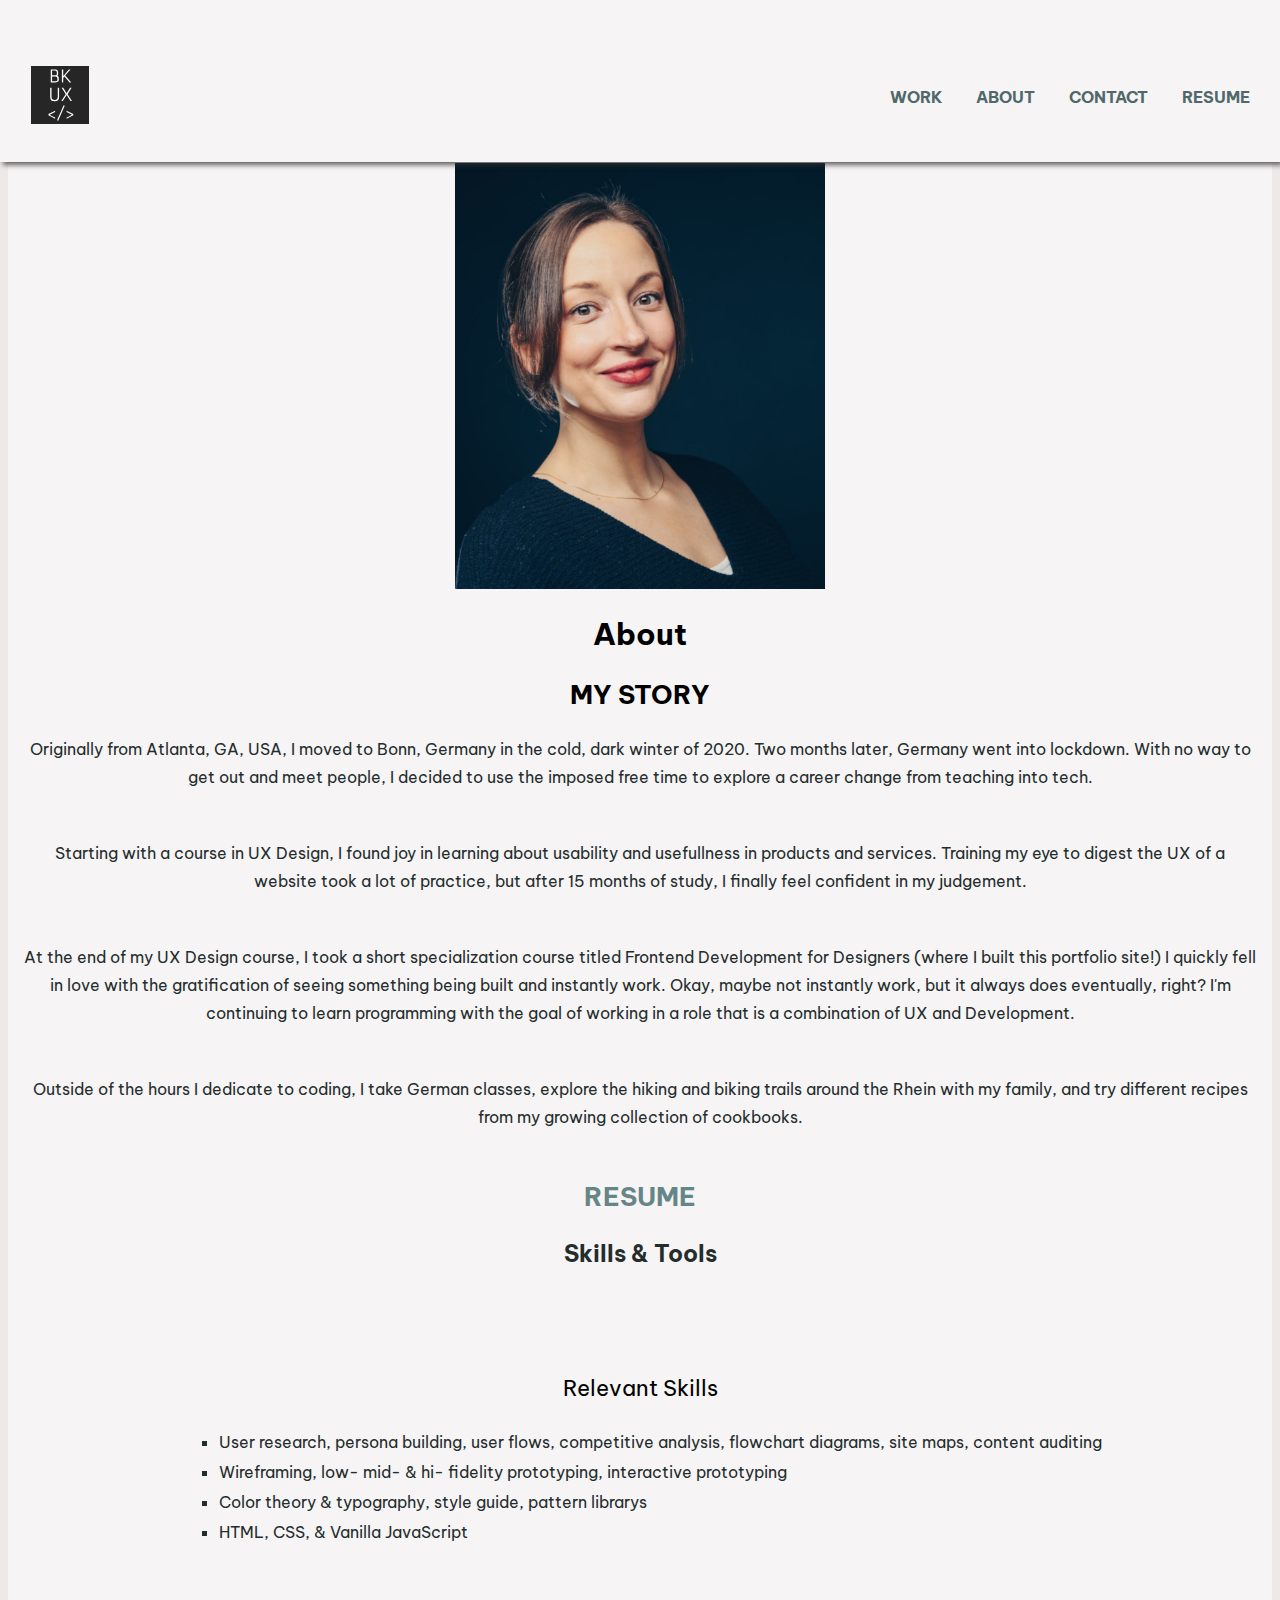
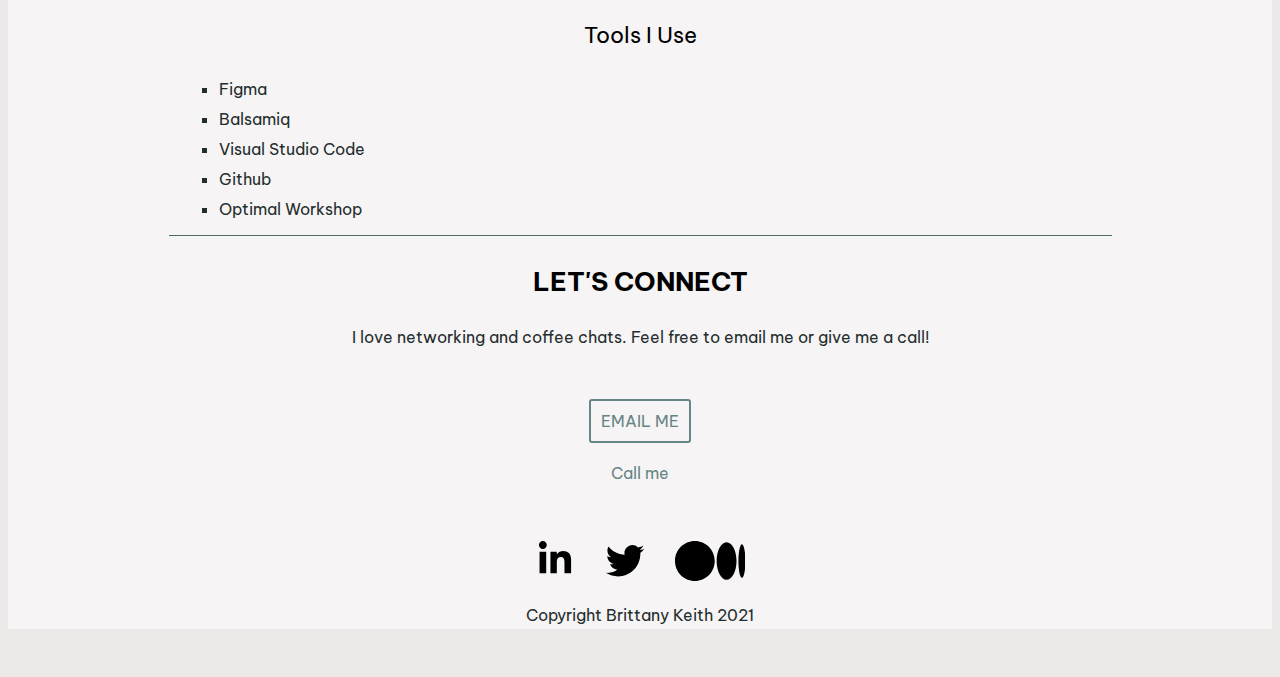
<file: about.html>
<!DOCTYPE html>
<html lang="en" dir="ltr">

<head>
  <meta charset="utf-8">
  <meta name="viewport" content="width=device-width, initial-scale=1">
  <title>Brittany Keith - Portfolio</title>
  <link rel="stylesheet" type="text/css" href="css/style.css">
  <link rel="preconnect" href="https://fonts.googleapis.com">
  <link rel="preconnect" href="https://fonts.gstatic.com" crossorigin>
  <link
    href="https://fonts.googleapis.com/css2?family=Be+Vietnam+Pro:wght@100;200;300;400;500;600;700;800;900&display=swap"
    rel="stylesheet">
</head>

<body id="about-page">
  <header>
    <div class="container">
      <div class="navtoggle" id="myNavtoggle">
        <div class="logo"> <a href="index.html"><img border="0" alt="logo" src="img/logo.svg" width="100"
              height="100"></a> </div>
        <div>

          <nav>
            <ul class="navigation">
              <li><a href="index.html">Work</a></li>
              <li><a href="about.html">About</a></li>
              <li><a href="#contact" onclick="menuToggle()">Contact</a></li>
              <li><a href="files/keith-brittany-resume.pdf">Resume</a>
              <li>
              <li><a href="javascript:void(0);" class="menu" onclick="menuToggle ()"><img src="img/menu.svg"
                    alt="hamburger menu"></a></li>
            </ul>
          </nav>
        </div>
      </div>
    </div>
  </header>
  <main>
    <div>
      <div class="container">
        <div class="picture">
          <picture>
            <source class="resize" srcset="img/profile/profile_picture.jpg" media="(max-width:767px)">
            <img class="resize" src="img/profile/profile_picture.jpg" alt="My Image">
          </picture>
        </div>
        <div>
          <h1> About</h1>
        </div>
        <div>
          <div>
            <div>
              <h2> My Story</h2>
              <p>Originally from Atlanta, GA, USA, I moved to Bonn, Germany in the cold, dark winter of 2020. Two months
                later, Germany went into lockdown. With no way to get out and meet people, I decided to use the imposed
                free time to explore a career change from teaching into tech.</p>
              <p>Starting with a course in UX Design, I found joy in learning about usability and usefullness in
                products and services. Training my eye to digest the UX of a website took a lot of practice, but after
                15 months of study, I finally feel confident in my judgement.</p>
              <p>At the end of my UX Design course, I took a short specialization course titled Frontend Development for
                Designers (where I built this portfolio site!) I quickly fell in love with the gratification of seeing
                something being built and instantly work. Okay, maybe not instantly work, but it always does
                eventually, right? I'm continuing to learn programming with the goal of working in a role that is a
                combination of UX and Development.</p>
              <p>Outside of the hours I dedicate to coding, I take German classes, explore the hiking and biking trails
                around the Rhein with my family, and try different recipes from my growing collection of cookbooks.</p>
              <h2> <a href="files/keith-brittany-resume.pdf">Resume</a> </h2>
            </div>
          </div>
          <div>
            <h3> Skills & Tools </h3>
            <div id="skills-tools">
              <div class="list1">
                <h4> Relevant Skills</h4>
                <ul>
                  <li>User research, persona building, user flows, competitive analysis, flowchart diagrams, site maps,
                    content auditing</li>
                  <li>Wireframing, low- mid- & hi- fidelity prototyping, interactive prototyping </li>
                  <li>Color theory & typography, style guide, pattern librarys</li>
                  <li>HTML, CSS, & Vanilla JavaScript</li>
                </ul>
              </div>

              <div class="list2">
                <h4> Tools I Use</h4>
                <ul>
                  <li> Figma </li>
                  <li> Balsamiq</li>
                  <li> Visual Studio Code</li>
                  <li> Github</li>
                  <li> Optimal Workshop </li>
                </ul>
              </div>
            </div>
          </div>
        </div>
      </div>
    </div>
  </main>
  <footer id="contact">
    <div class="container">
      <h2> Let's Connect </h2>
      <p>
        I love networking and coffee chats. Feel free to email me or give me a call!
      </p>
      <div>
        <a href="mailto:bkinux@gmail.com" class="button contact"> Email Me</a>
      </div>
      <div>
        <p>
          <a href="tel:+4901703833648"> Call me</a>
        </p>
      </div>
      <div class="container">
        <div class="social">
          <span>
            <a href="http://www.linkedin.com/in/brittany-keith" target="_blank">
              <svg viewBox="0 50 512 512">
                <path fill="#000000" d="M150.65,100.682c0,27.992-22.508,50.683-50.273,50.683c-27.765,0-50.273-22.691-50.273-50.683
         C50.104,72.691,72.612,50,100.377,50C128.143,50,150.65,72.691,150.65,100.682z M143.294,187.333H58.277V462h85.017V187.333z
         M279.195,187.333h-81.541V462h81.541c0,0,0-101.877,0-144.181c0-38.624,17.779-61.615,51.807-61.615
         c31.268,0,46.289,22.071,46.289,61.615c0,39.545,0,144.181,0,144.181h84.605c0,0,0-100.344,0-173.915
         s-41.689-109.131-99.934-109.131s-82.768,45.369-82.768,45.369V187.333z" />
              </svg>
            </a>
          </span>
          <span>
            <a href="http://twitter.com/bkinux" target="_blank">
              <svg xmlns="http://www.w3.org/2000/svg" width="40" height="40" viewBox="0 0 26 22">
                <path fill="inherit"
                  d="M.5 18.7c10 6.2 22.7-.7 22.5-13 1-.7 1.9-1.6 2.6-2.7-1 .5-2 .8-3.1.9 1.14-.7 2-1.7 2.4-2.9-1 .6-2 1-3.3 1.3-4.3-4.13-10 .3-8.8 4.7-4.3-.2-8-2.3-10.6-5.4C1 4 1.5 7.1 3.9 8.5 3 8.4 2 8.2 1.5 7.8c0 2.6 1.8 4.6 4.1 5.1-.8.2-1.5.3-2.3.1.6 2 2.6 3.6 4.8 3.6-2 1.6-4.7 2.4-7.6 2.1z" />
              </svg>
            </a>
          </span>
          <span>
            <a href="http://www.medium.com/@keith.brittany" target="_blank">
              <svg xmlns="http://www.w3.org/2000/svg" viewBox="0 0 1043.63 592.71">
                <path
                  d="M588.67 296.36c0 163.67-131.78 296.35-294.33 296.35S0 460 0 296.36 131.78 0 294.34 0s294.33 132.69 294.33 296.36m322.89 0c0 154.06-65.89 279-147.17 279s-147.17-124.94-147.17-279 65.88-279 147.16-279 147.17 124.9 147.17 279m132.08 0c0 138-23.17 249.94-51.76 249.94s-51.75-111.91-51.75-249.94 23.17-249.94 51.75-249.94 51.76 111.9 51.76 249.94" />
              </svg>
            </a>
          </span>
        </div>
      </div>
      <div>
        <p> Copyright Brittany Keith 2021 </p>
      </div>
    </div>
  </footer>


</body>

</html>
</file>
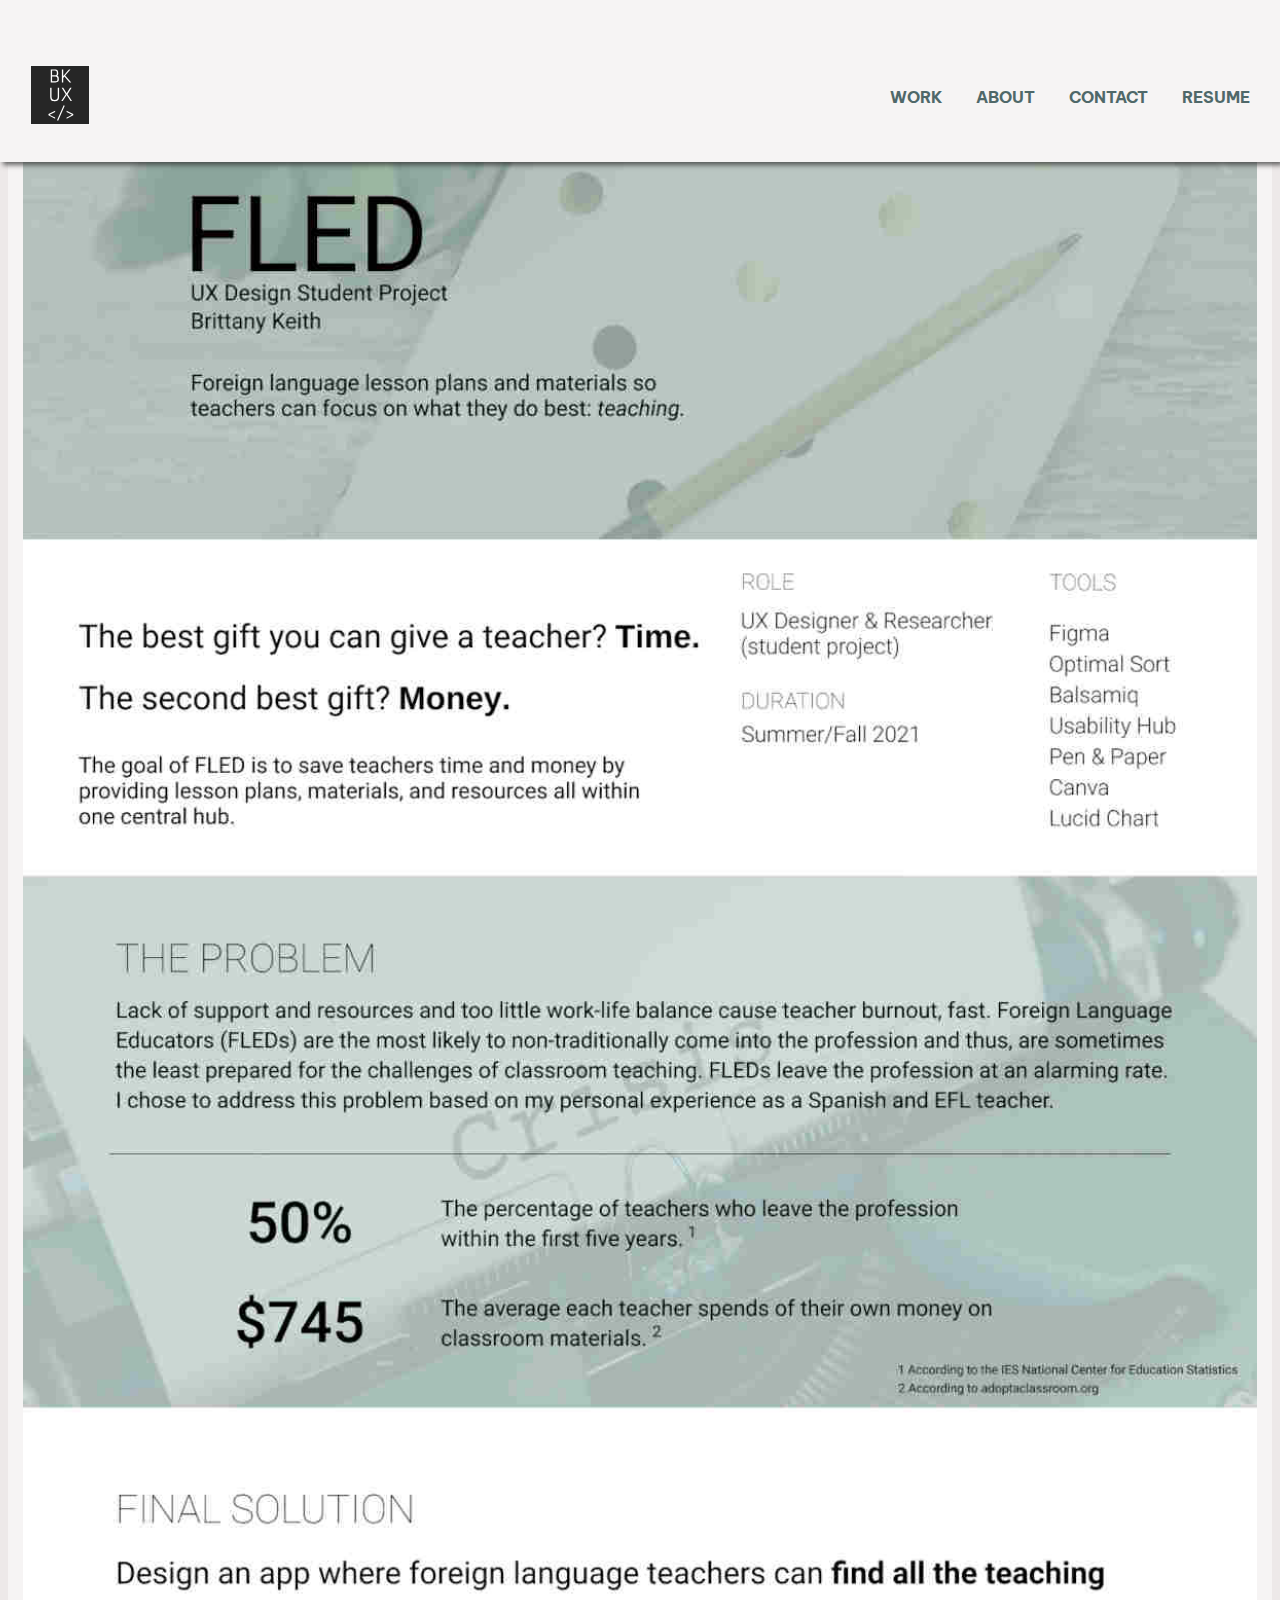
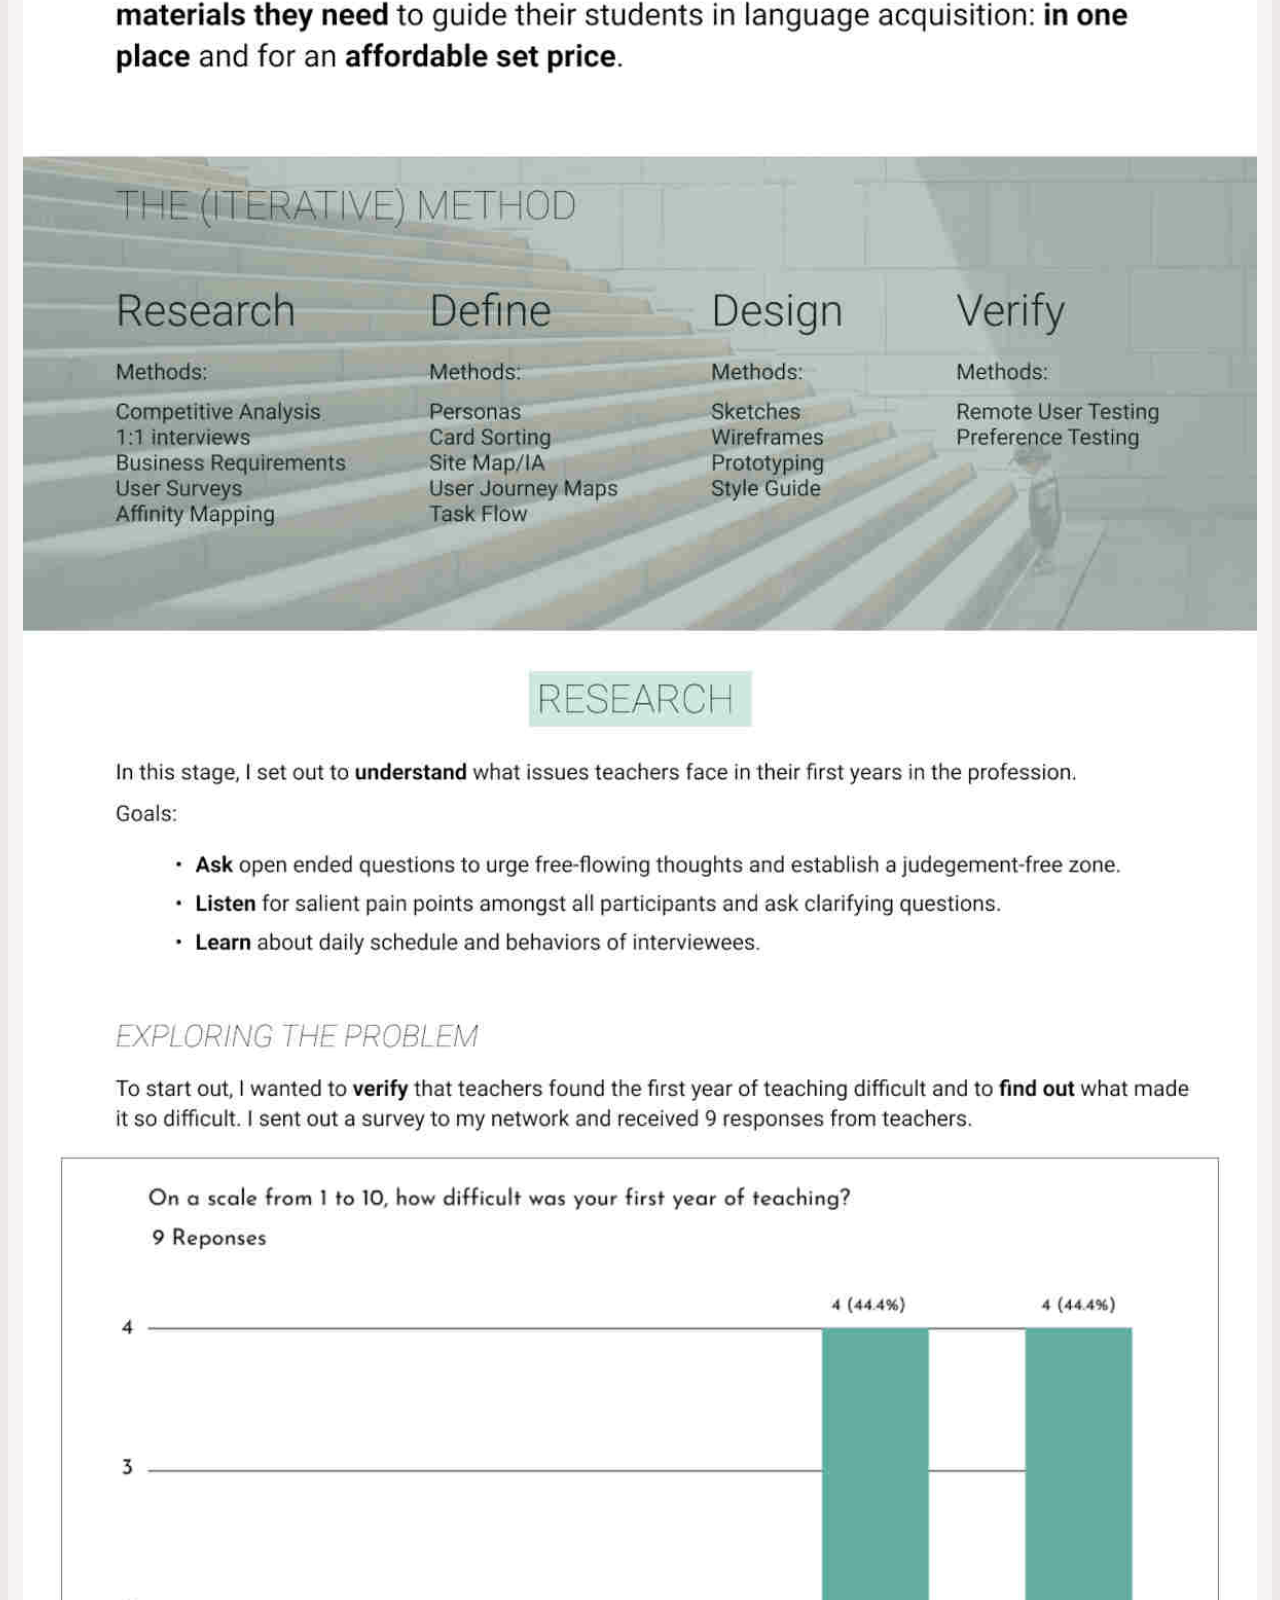
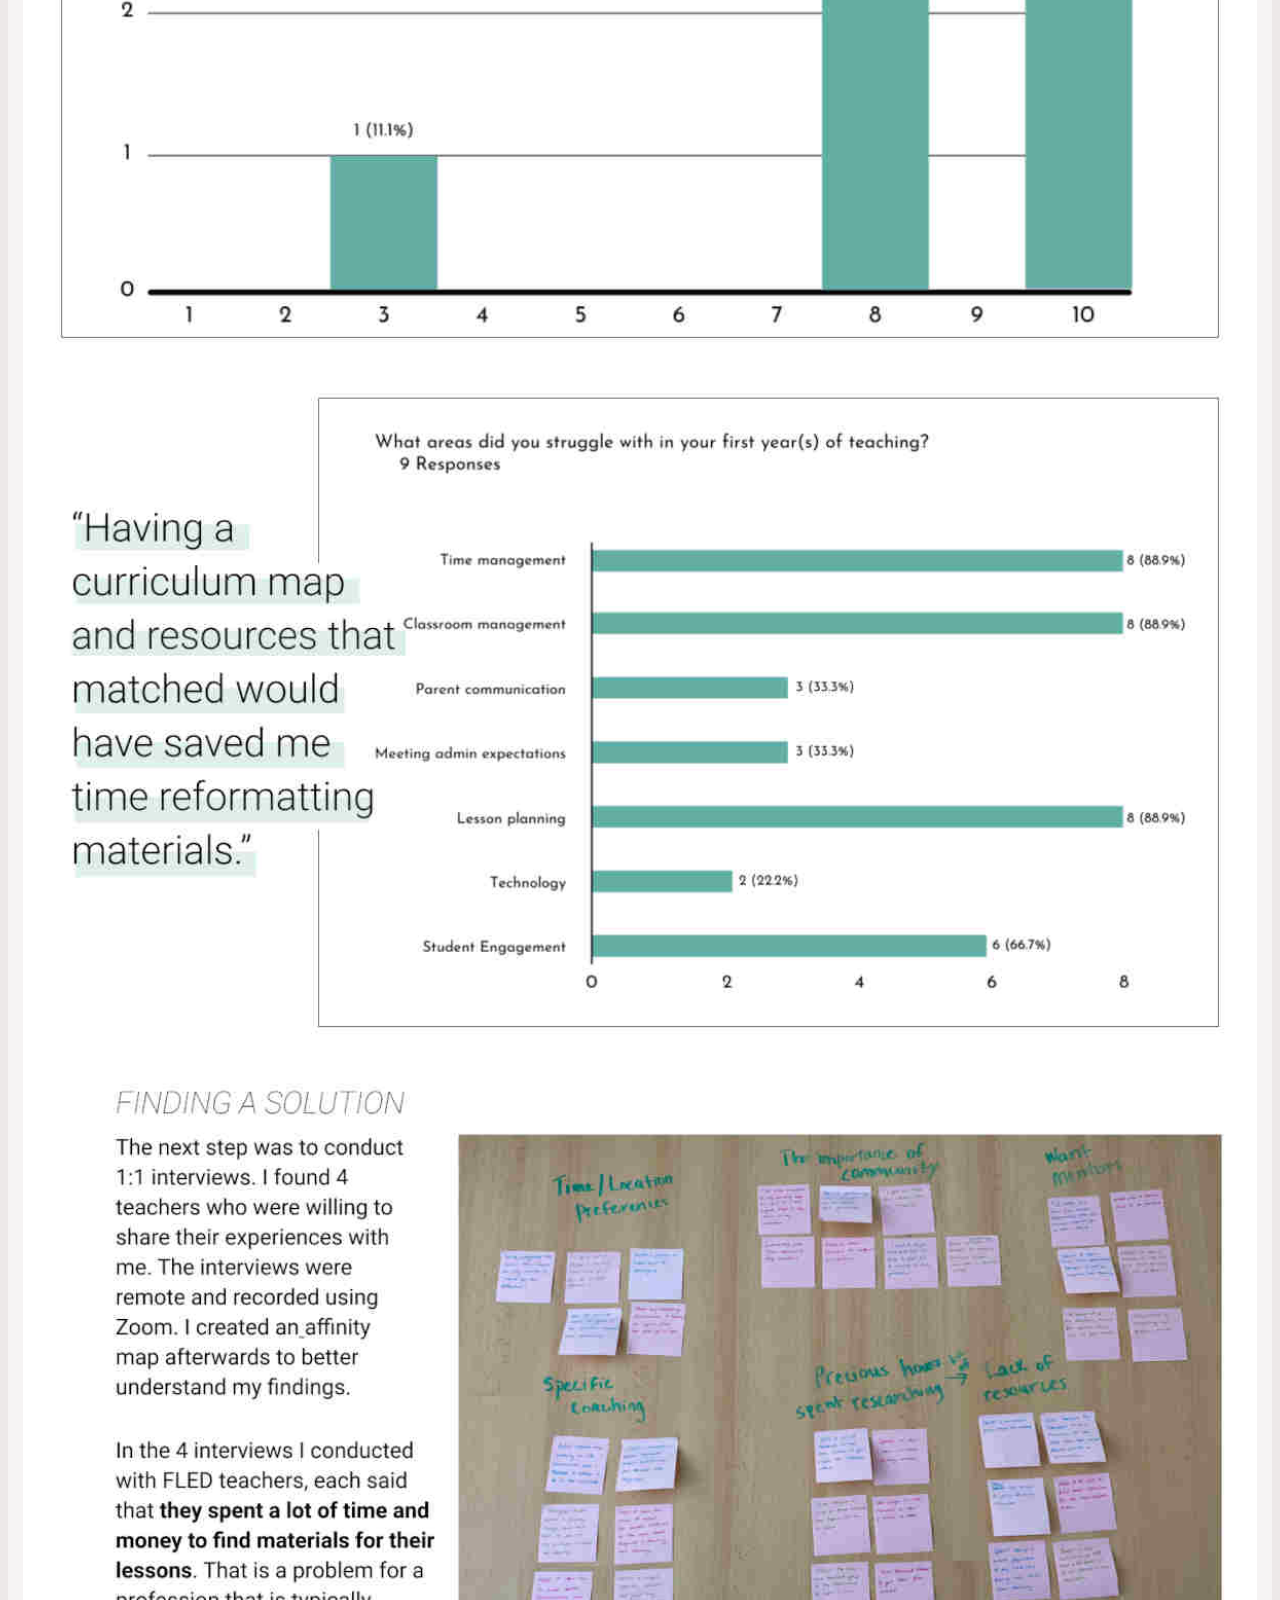
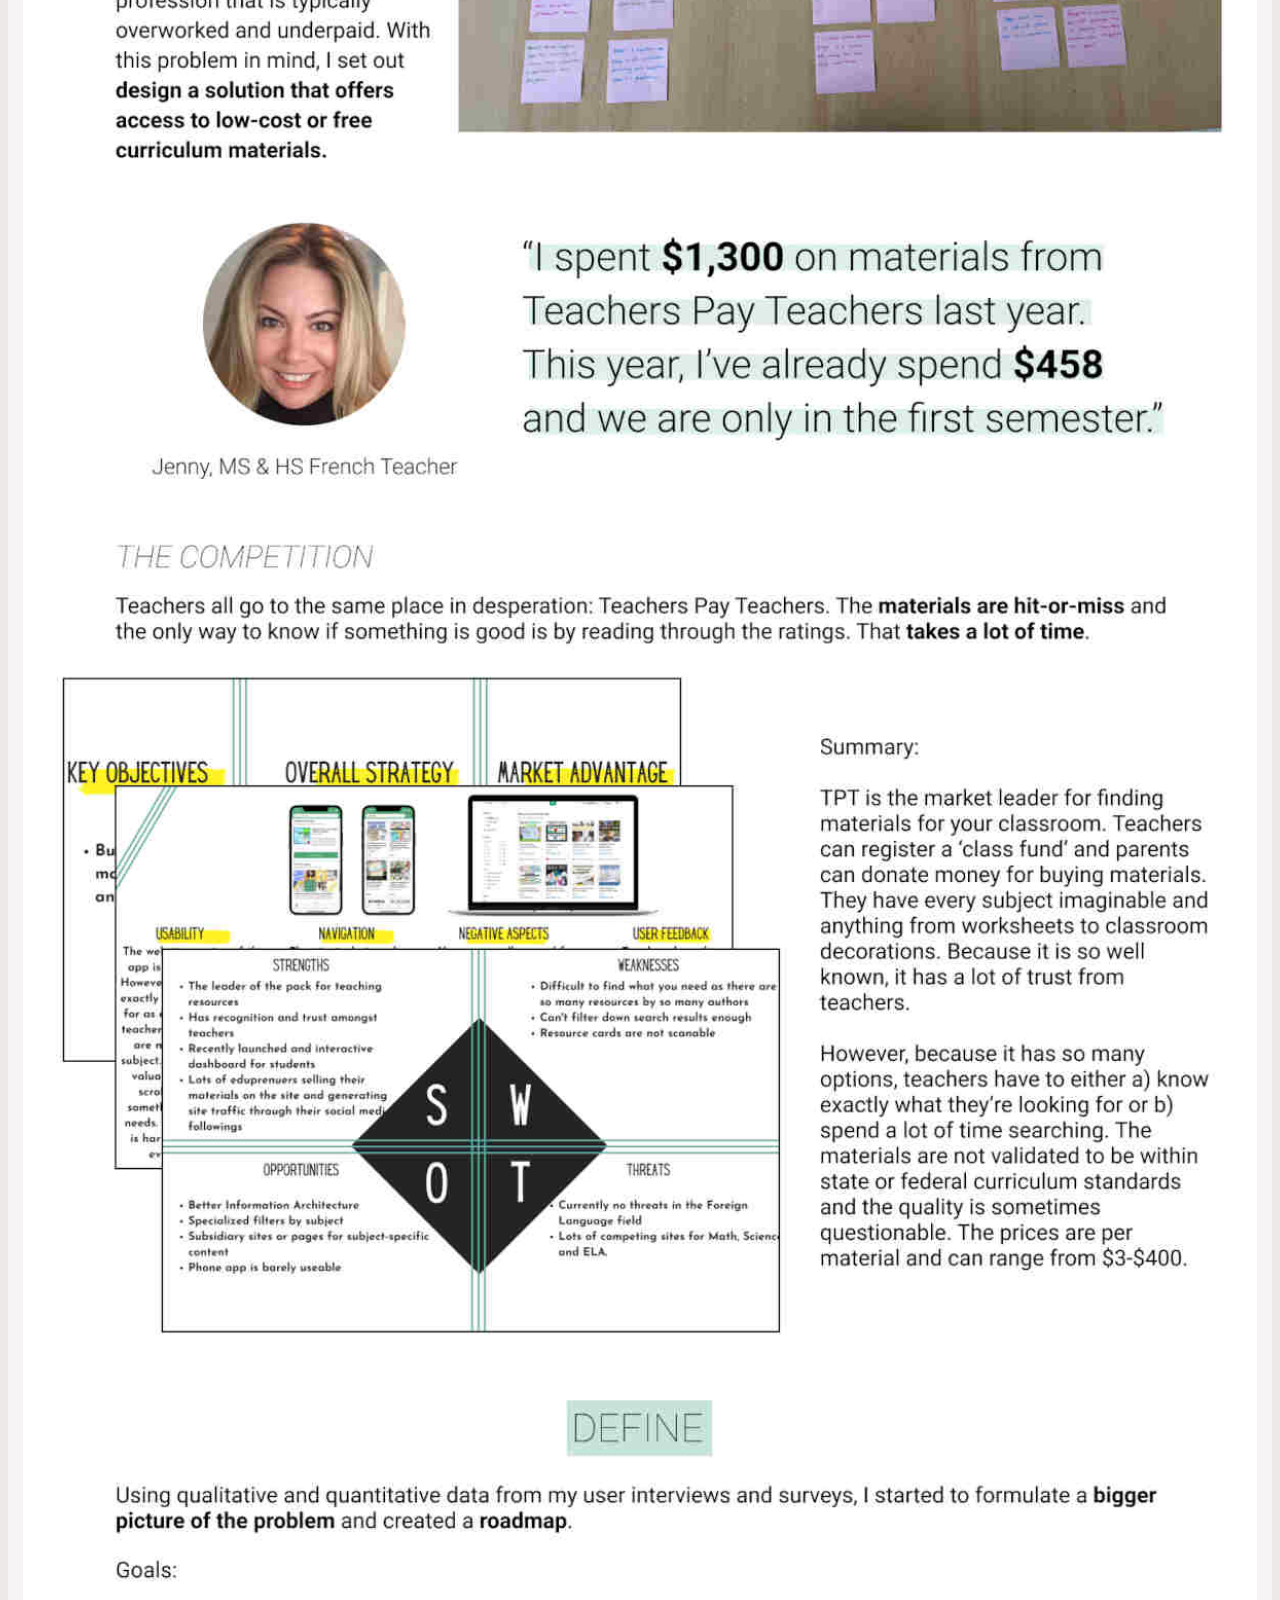
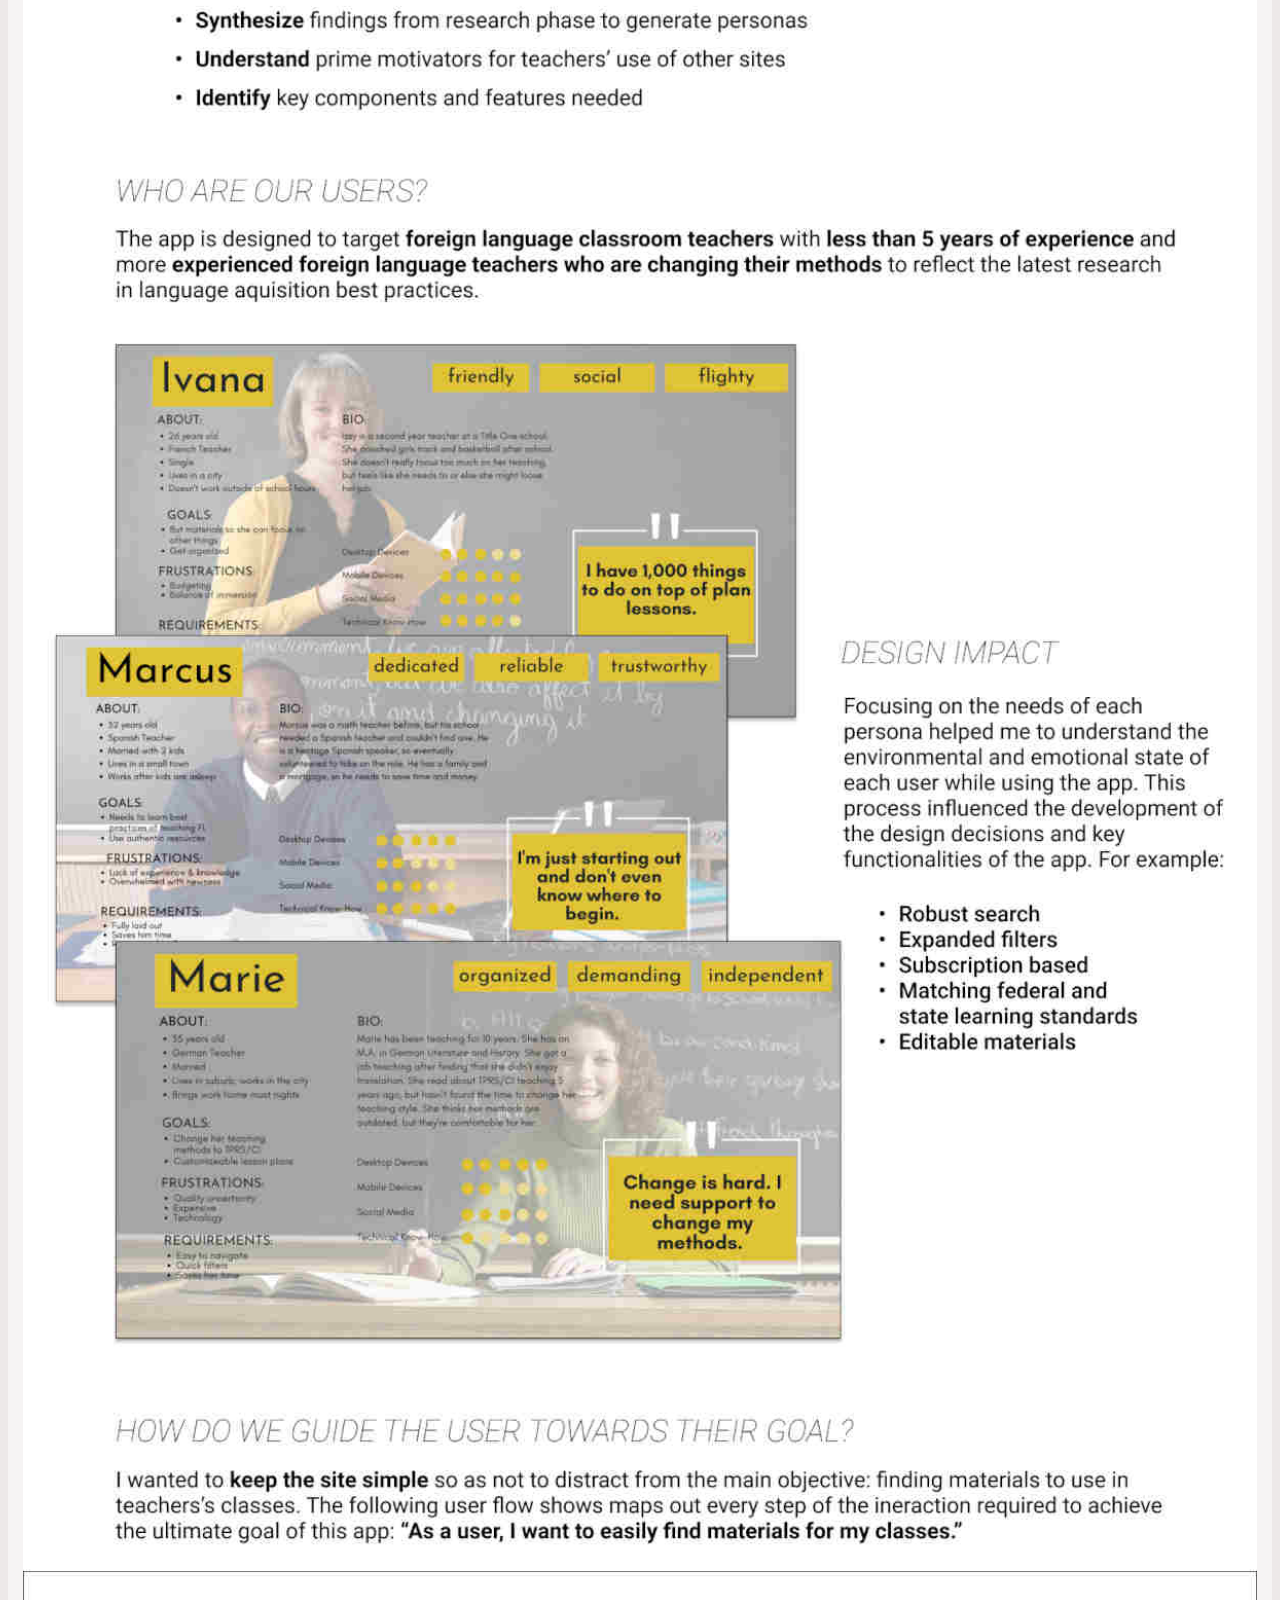
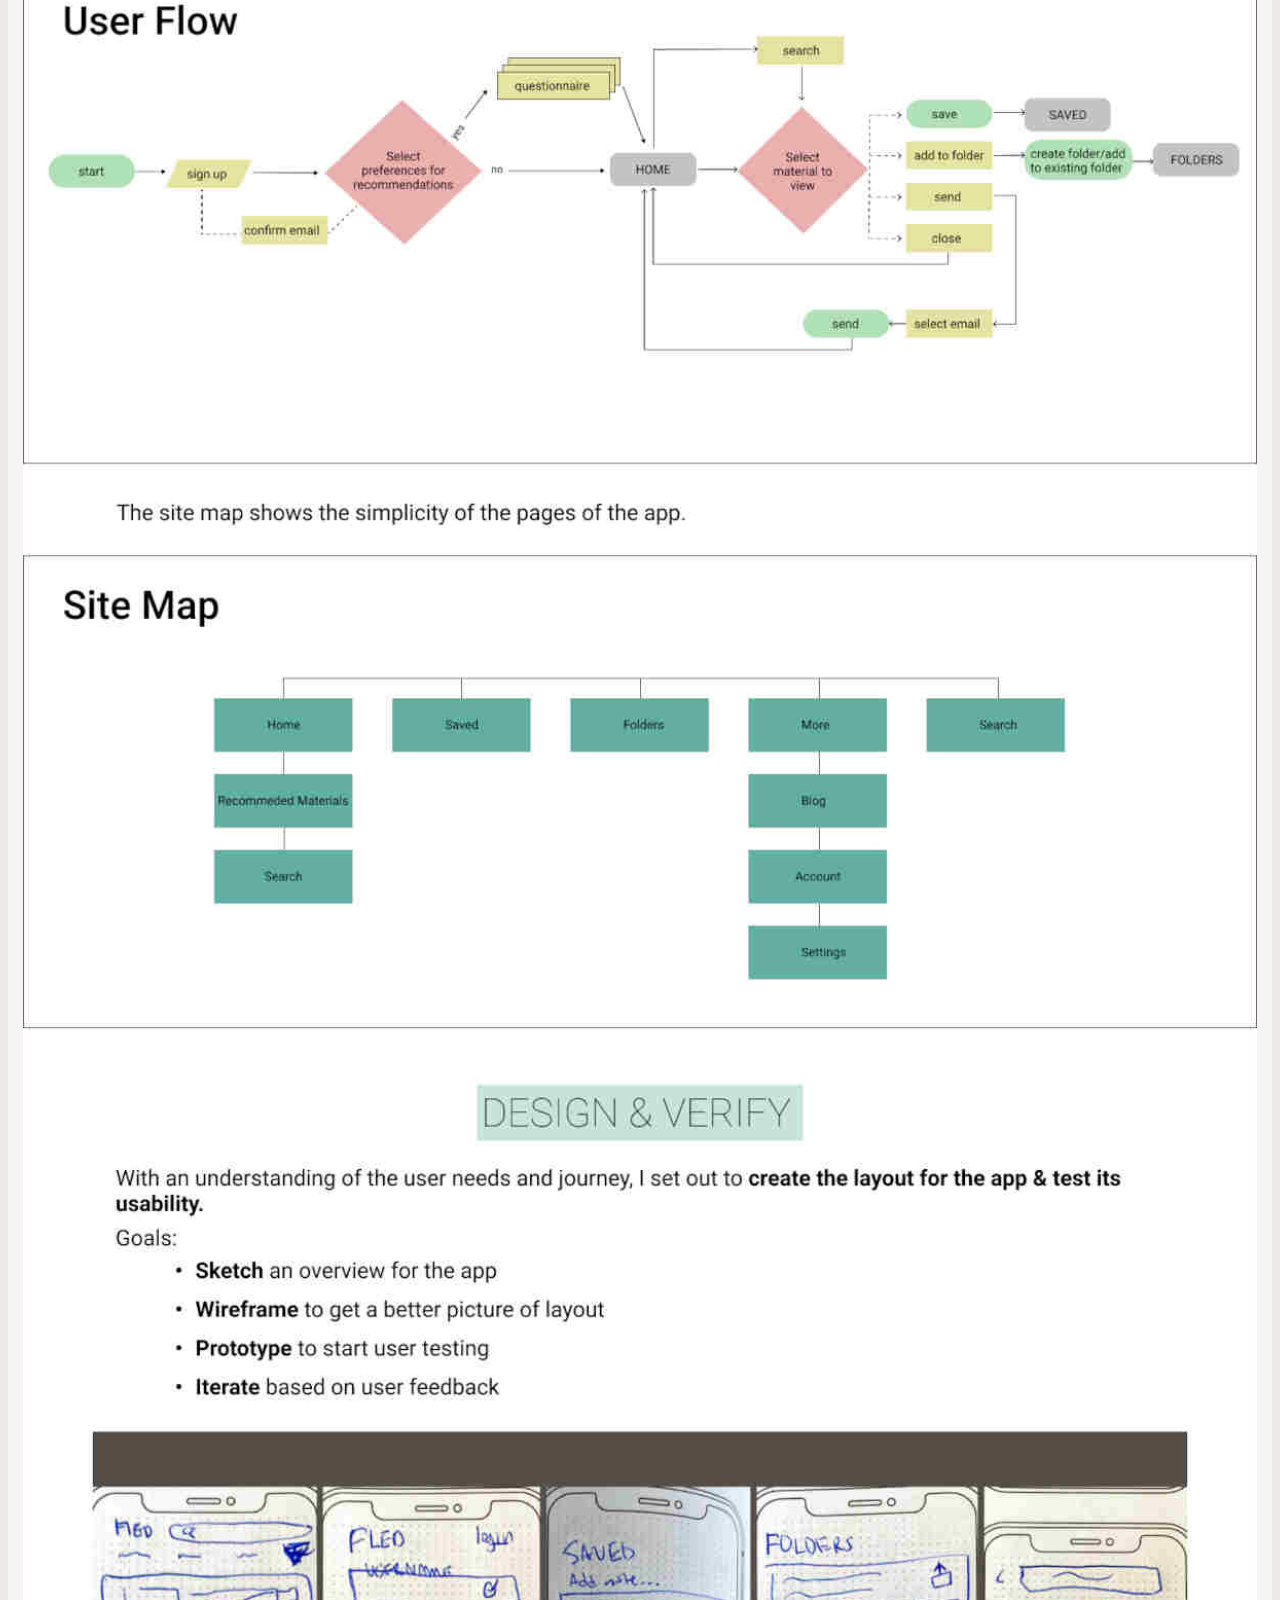
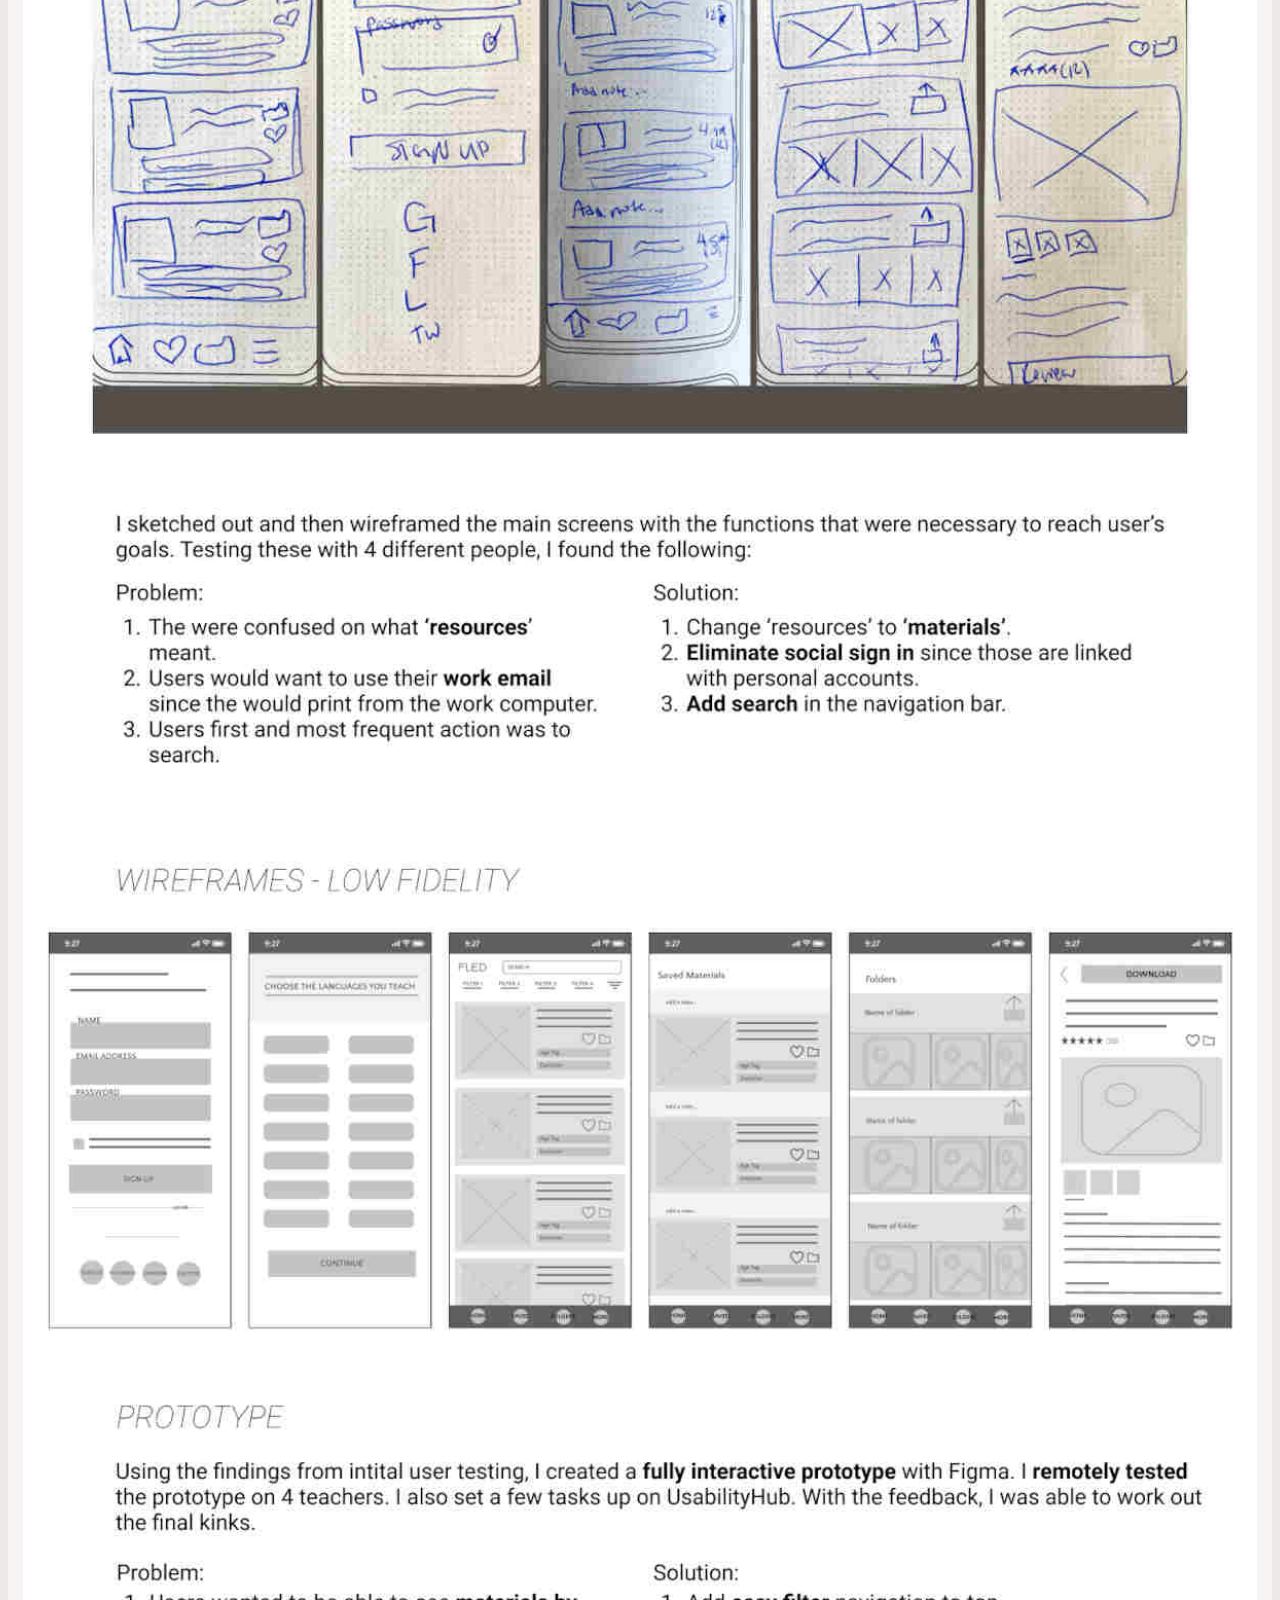
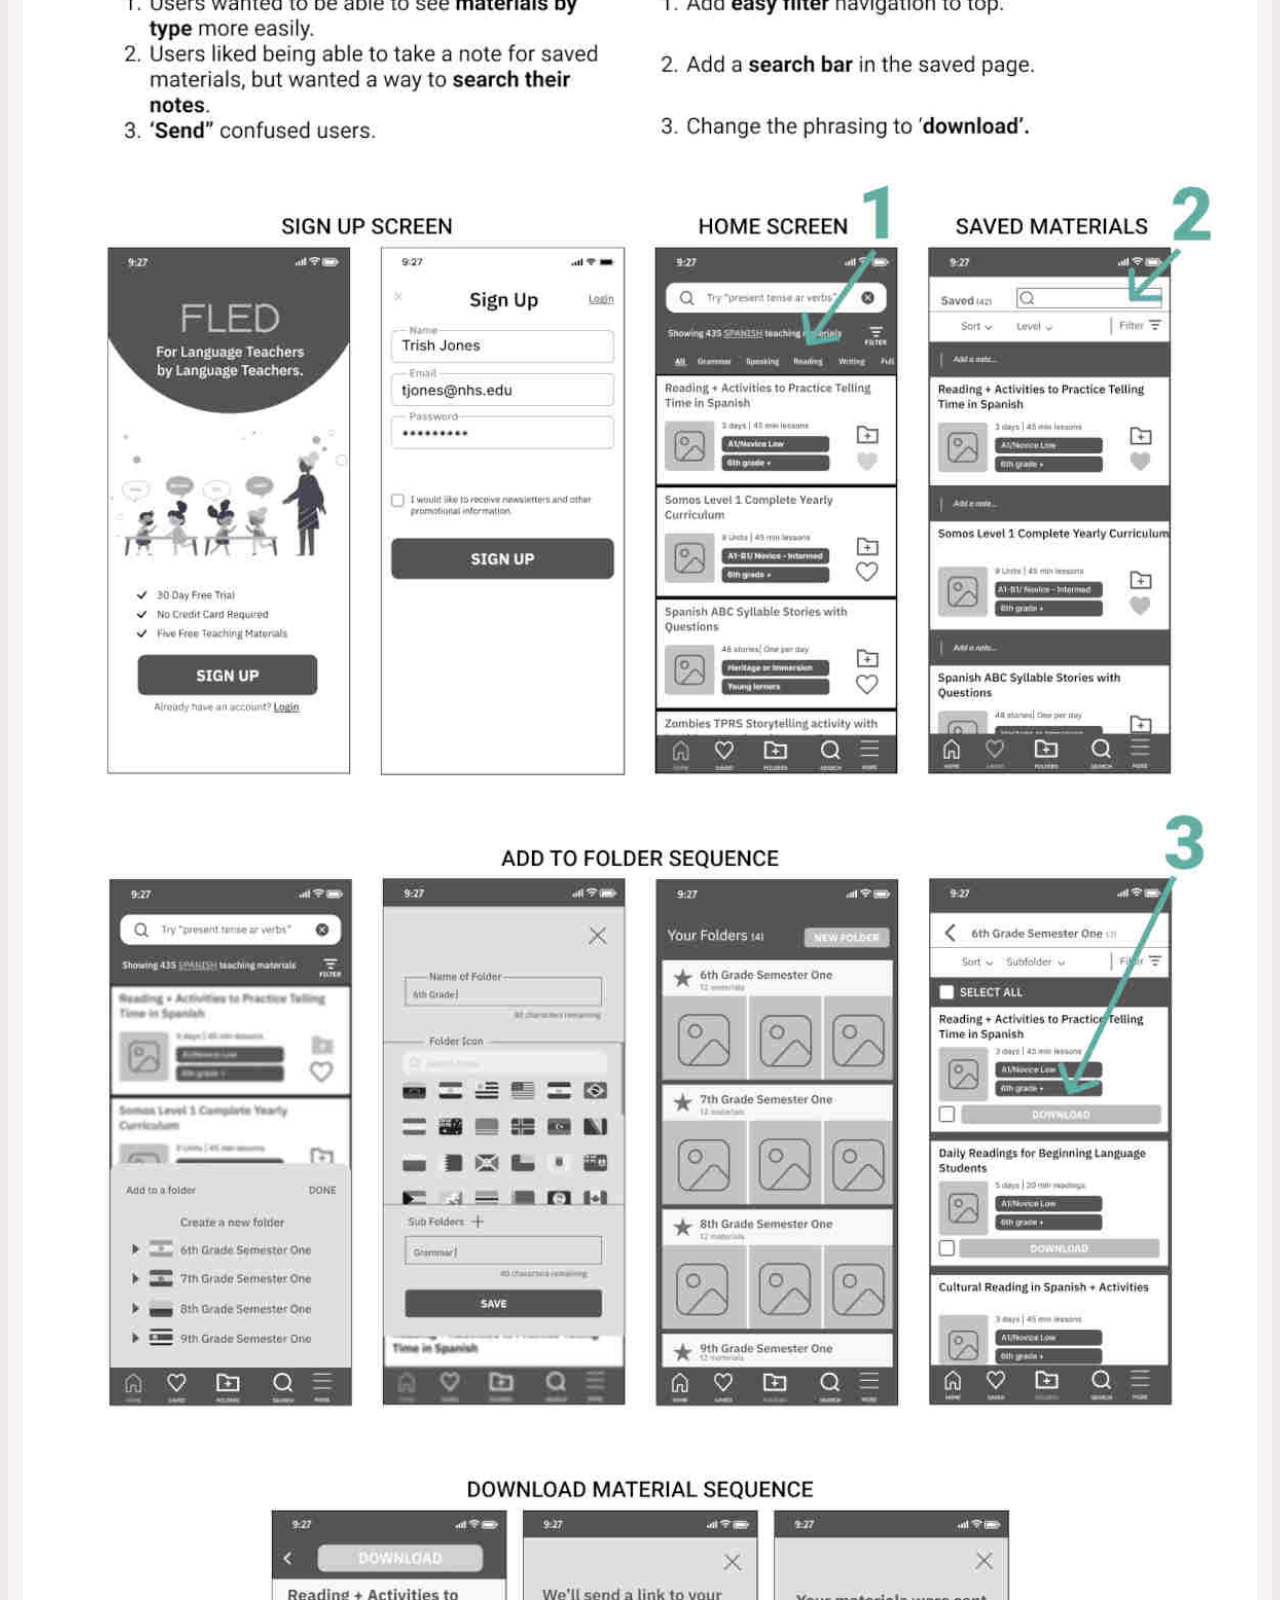
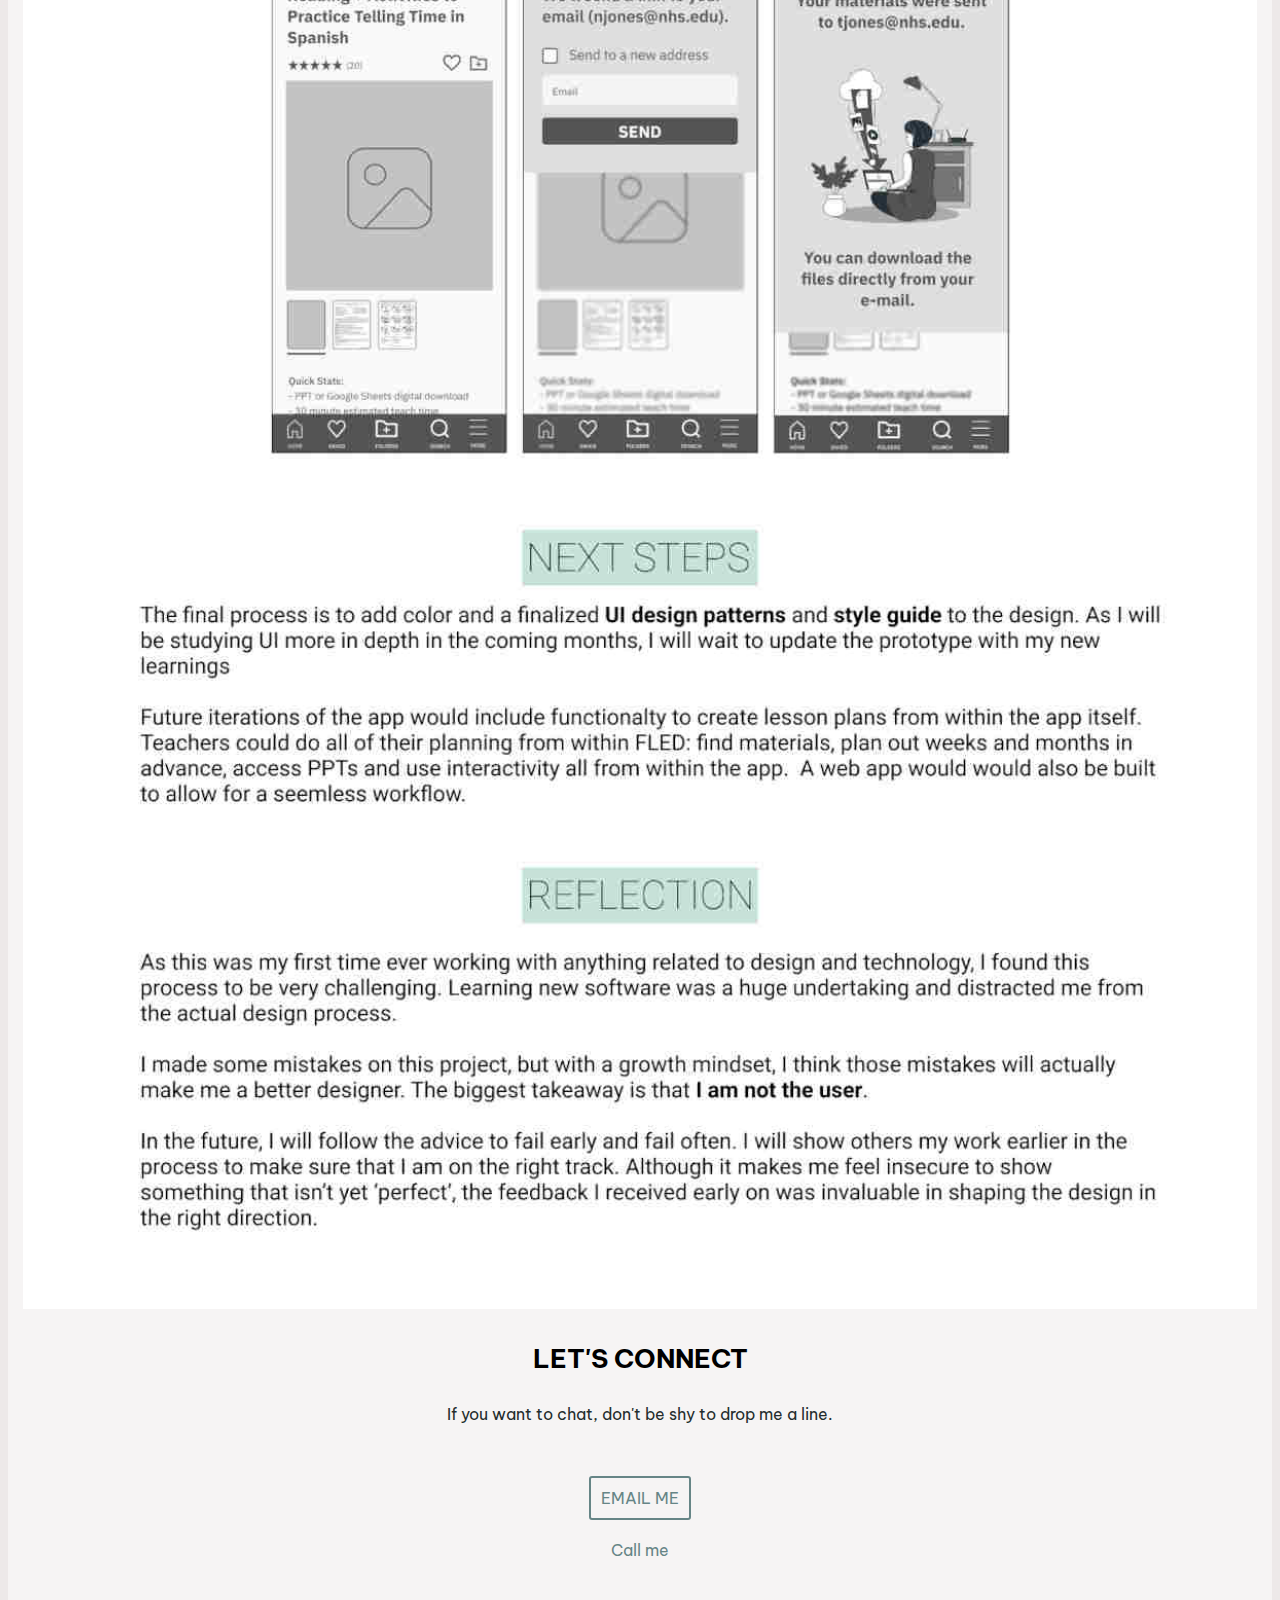
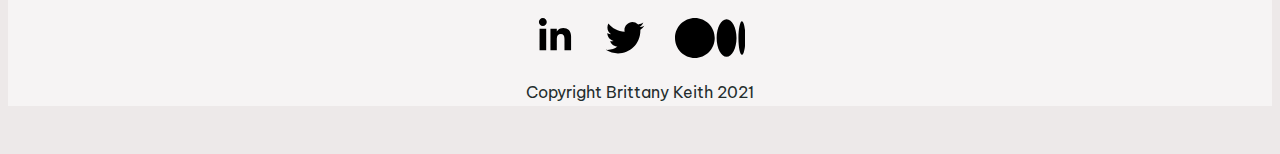
<file: fled.html>
<!DOCTYPE html>
<html lang="en" dir="ltr">

<head>
  <meta charset="utf-8">
  <meta name="viewport" content="width=device-width, initial-scale=1">
  <title>Brittany Keith - Portfolio</title>
  <link rel="stylesheet" type="text/css" href="css/style.css">
  <link rel="preconnect" href="https://fonts.googleapis.com">
    <link rel="preconnect" href="https://fonts.gstatic.com" crossorigin>
    <link
        href="https://fonts.googleapis.com/css2?family=Be+Vietnam+Pro:wght@100;200;300;400;500;600;700;800;900&display=swap"
        rel="stylesheet">
</head>

<body>
  <header>
    <div class="container">
      <div class="navtoggle" id="myNavtoggle">
        <div class="logo"> <a href="index.html"><img border="0" alt="logo" src="img/logo.svg" width="100" height="100"></a> </div>
        <div>

          <nav>
            <ul class="navigation">
              <li><a href="index.html">Work</a></li>
              <li><a href="about.html">About</a></li>
              <li><a href="#contact" onclick="menuToggle()">Contact</a></li>
                <li><a href="files/keith-brittany-resume.pdf">Resume</a><li>
            <li><a href="javascript:void(0);" class="menu" onclick="menuToggle ()"><img src="img/menu.svg"></a></li>
            </ul>
          </nav>
        </div>
      </div>
    </div>
  </header>
  <main>
    <div class="container">
    <picture>
      <source srcset="img/fled/fled-case-study-small.jpg" media="(max-width:767px)">
      <img src="img/fled/fled-case-study-large.jpg" alt="fled case study">
    </picture>
  </div>
  </main>
  <footer id="contact">
    <div class="container">
      <h2> Let's Connect </h2>
      <p>
        If you want to chat, don't be shy to drop me a line.
      </p>
      <div>
        <a href="mailto:bkinux@gmail.com" class="button contact"> Email Me</a>
      </div>
      <div>
        <p>
          <a href="tel:+4901703833648"> Call me</a>
        </p>
      </div>
      <div class="container">
        <div class="social">
          <span>
            <a href="http://www.linkedin.com/in/brittany-keith" target="_blank">
              <svg viewBox="0 50 512 512" >
         <path fill="#000000" d="M150.65,100.682c0,27.992-22.508,50.683-50.273,50.683c-27.765,0-50.273-22.691-50.273-50.683
         C50.104,72.691,72.612,50,100.377,50C128.143,50,150.65,72.691,150.65,100.682z M143.294,187.333H58.277V462h85.017V187.333z
         M279.195,187.333h-81.541V462h81.541c0,0,0-101.877,0-144.181c0-38.624,17.779-61.615,51.807-61.615
         c31.268,0,46.289,22.071,46.289,61.615c0,39.545,0,144.181,0,144.181h84.605c0,0,0-100.344,0-173.915
         s-41.689-109.131-99.934-109.131s-82.768,45.369-82.768,45.369V187.333z"/>
       </svg>
            </a>
          </span>
          <span>
            <a href="http://twitter.com/bkinux" target="_blank">
              <svg xmlns="http://www.w3.org/2000/svg" width="40" height="40" viewBox="0 0 26 22">
                <title>Twitter logo optimized by @elliz</title>
                <path fill="inherit"
                  d="M.5 18.7c10 6.2 22.7-.7 22.5-13 1-.7 1.9-1.6 2.6-2.7-1 .5-2 .8-3.1.9 1.14-.7 2-1.7 2.4-2.9-1 .6-2 1-3.3 1.3-4.3-4.13-10 .3-8.8 4.7-4.3-.2-8-2.3-10.6-5.4C1 4 1.5 7.1 3.9 8.5 3 8.4 2 8.2 1.5 7.8c0 2.6 1.8 4.6 4.1 5.1-.8.2-1.5.3-2.3.1.6 2 2.6 3.6 4.8 3.6-2 1.6-4.7 2.4-7.6 2.1z" />
              </svg>
            </a>
          </span>
          <span>
            <a href="http://www.medium.com/@keith.brittany" target="_blank">
              <svg xmlns="http://www.w3.org/2000/svg" viewBox="0 0 1043.63 592.71">
                <path
                  d="M588.67 296.36c0 163.67-131.78 296.35-294.33 296.35S0 460 0 296.36 131.78 0 294.34 0s294.33 132.69 294.33 296.36m322.89 0c0 154.06-65.89 279-147.17 279s-147.17-124.94-147.17-279 65.88-279 147.16-279 147.17 124.9 147.17 279m132.08 0c0 138-23.17 249.94-51.76 249.94s-51.75-111.91-51.75-249.94 23.17-249.94 51.75-249.94 51.76 111.9 51.76 249.94" />
              </svg>
            </a>
          </span>
        </div>
      </div>
      <div>
        <p> Copyright Brittany Keith 2021 </p>
      </div>
    </div>
  </footer>


</body>

</html>
</file>
<file: css/style.css>
/*
Colors used:
background (platinum): #EDE9E9
Divs (cultured):#F6F4F4
text (Eerie Black): #121517
links (Steel Teal): #607f80
links-hover-state (deep space sparkle): #4f6869
button (steel teal): #607F80
accent (fuchsia crayola): #cb48b7
*/
* {
  box-sizing: border-box;
}

html {
  scroll-behavior: smooth;
}

body {
  background-color: #EDE9E9;
  font-family: 'Be Vietnam Pro', sans-serif;
  color: #242D2D;
}

p {
  color: #242d2d;
  font-size: 1rem;
  font-weight: 400;
  line-height: 1.75;
  margin-bottom: 3em;
}

h1,
h2,
h3,
h4 {
  line-height: 1.4;
}

h1 {
  font-size: 1.875em;
  font-weight: 700;
  color: #000;
}

h2 {
  font-size: 1.65em;
  font-weight: 700;
  color: #000;
  text-transform: uppercase;
}

h3 {
  font-size: 1.45em;
  font-weight: 700;
}

h4 {
  font-size: 1.35em;
  font-weight: 400;
  color: #000;
  padding-top: 50px;
}

h5 {
  font-size: 1em;
  font-weight: 700;
  margin: 0;
}

img {
  width: 100%;
}

div {
  background: #F6F4F4;
}

.picture{
  margin-top: 75px;
}

.navtoggle.responsive li {
  display: block;
}

.picture {
  margin-top: 75px;
}

#hero {
  margin-top: 70px;
  padding-top: 3px;
}

a {
  color: #668586;
  text-decoration: none;
  /* changes call me */
}

a:hover,
a:focus {
  color: #0A8B8F;
  text-decoration: underline;
}

.button {
  display: inline-block;
  background-color: #5F7C7D;
  color: #ffffff;
  text-transform: uppercase;
  padding: 10px;
  border-radius: 3px;
  border-bottom: 1px solid #4F6869;
  transition: 0.2s opacity;
}

.button:hover {
  opacity: 0.8;
  color: #ffffff;
  text-decoration: none;
}

.button.contact {
  background-color: transparent;
  color: #668586;
  text-transform: uppercase;
  border: 2px solid #668586;
}

.button.contact:hover {
  background-color: #668586;
  color: #ffffff;
}

/* Layout styling */
.container {
  padding: 0 15px;
  text-align: center;
}

#contact .container {
  padding-top: 6px;
}

.row {
  margin: 25px 0;
}

#work .row {
  padding-bottom: 25px;
  border-bottom: 1px solid #4F6869;
}

#skills-tools {
  border-bottom: 1px solid #4F6869;
}

#work h2 {
  text-align: center;
}

.logo {
  display: flex;
  flex-direction: row;
  justify-content: flex-start
}

.logo img {
  max-width: 60px;
  margin-right: 5px;
  margin-left: 15px;
}

.logo a {
  text-decoration: none;
  margin-top: 25px;
}

.menu img {
  max-width: 30px;
  max-height: 30px;
}

@media only screen and (min-width: 640px) and (max-width: 150px) {
  .logo {
    display: flex;
    flex-direction: row;
    justify-content: center
  }

  .logo img {
    margin-left: 0px;
  }
}

header {
  background-color: #F6F4F4;
  margin-top: -8px;
  margin-left: -8px;
  margin-bottom: 14px;
  padding: 10px 0 14px;
  -webkit-box-shadow: 7px 7px 5px 0px rgba(50, 50, 50, 0.75);
  -moz-box-shadow: 7px 7px 5px 0px rgba(50, 50, 50, 0.75);
  box-shadow: 3px 3px 5px 0px rgba(50, 50, 50, 0.75);
  position: fixed;
  width: 100%;
}

main {
  padding-top: 80px;
}

nav>ul {
  list-style-type: none;
  padding: 0px;
  margin: 0;
}


nav>ul>li>a {
  padding: 0 15px;
  text-transform: uppercase;
  font-weight: 700;
  color: #607f80;
  line-height: 1.5;
}

nav>ul>li>a {
  color: #4F6869;
}

.navtoggle li:not(:last-child) {
  display: none;
}

.navtoggle, .navtoggle.responsive {
  position: relative;
}

.navtoggle li .menu {
  position: absolute;
  right: 0;
  top: 25px;
  font-size: 20px;
  padding-right: 20px;
  padding-top: 35px;
}

.navtoggle.responsive nav {
  padding: 24px 0 0;
}

.navtoggle.responsive li {
  display: block;
  padding: 10px 0;
  border-top: 1px solid rgba(79, 104, 105, 0.5);
}

.navtoggle.responsive li:last-child {
  padding: 0 0 10px;
}

#skills-tools {
  display: inline-block;
}

#skills-tools h3 {
  text-align: left;
}

#skills-tools .list1 li {
  text-align: left;
  list-style-type: square;
  margin: 10px;
}

#skills-tools .list2 li {
  text-align: left;
  list-style-type: square;
  margin: 10px;
}

img.resize {
  max-width: 30%;
  max-height: 30%;
}

@media only screen and (min-width: 640px) {

  #hero{ padding-top:63px;
  }

  nav>ul>li {
    display: inline-block;
  }

  nav>ul {
    margin: -4em 0;
  }

  .navtoggle li:not(:last-child) {
    display: inline-block;
  }

  .navtoggle li:last-child {
    display: none;
  }
}

@media only screen and (min-width: 1024px) {
  #hero{ padding-top:63px;
  }

  header {
    text-align: unset;
    padding: 20px 0 13px;
  }

  nav {
    width: auto;
    float: right;
    margin: -5em 0;
  }

  nav>ul>li {
    display: inline-block;
  }

  nav>ul {
    margin: 1em 0;
  }

  main {
    padding-top: 80px;
  }

  .col-md-6 {
    width: 50%;
  }
}

@media only screen and (min-width: 1440px) {
  #hero{ padding-top:63px;
  }

  header {
    text-align: unset;
    padding: 20px 0 13px;
  }

  nav {
    width: auto;
    float: right;
    margin-top: -75px;
  }

  main {
    padding-top: 80px;
  }

  h1 {
    font-size: 3em;
  }

  .col-md-6 {
    float: left;
    width: 40%;
  }

  .col-lg-7 {
    float: right;
    width: 60%;
  }

  .col-lg-5 {
    float: right;
    width: 60%;
  }

  .container {
    max-width: 1200px;
    margin-left: auto;
    margin-right: auto;
  }
}

[class*="col-"] {
  float: left;
  padding: 10px;
}

.row::after {
  content: "";
  clear: both;
  display: table;
}

#about-page h3 {
  margin-top: 0;
}

#about-picture {
  width: 100%;
  max-width: 100%;
  height: auto;
}

footer .social {
  display: inline-flex;
}

footer .social a {
  margin: 0 5px;
  cursor: pointer;
}

footer .social a svg:hover {
  transition: 0.2s;
  transform: scale(1.1);
}

footer .social a svg {
  margin: 0 10px;
  height: 40px;
  width: auto;
}

/* animation @keyframes tells how then .element tells what*/
@keyframes color-change {
  0% {
    fill: #edc655;
  }

  50% {
    fill: #fcffad;
  }

  100% {
    fill: #f76414;
  }
}

.sun {
  animation-duration: 4s;
  animation-name: color-change;
  animation-iteration-count: infinite;
  animation-direction: alternate;
  animation-timing-function: linear;
}

@keyframes cloud-move {
  from {
    transform: translate(0, 50px);
  }

  to {
    transform: translate(200px, 50px);
  }
}

.cloud-front {
  animation-duration: 15s;
  animation-name: cloud-move;
  animation-iteration-count: infinite;
  animation-direction: alternate;
  animation-timing-function: linear;
}

@keyframes cloud-move-reverse {
  from {
    transform: translate(446px, 48px);
  }

  to {
    transform: translate(100px, 48px);
  }
}

.cloud-back {
  animation-duration: 30s;
  animation-name: cloud-move-reverse;
  animation-iteration-count: infinite;
  animation-direction: alternate;
  animation-timing-function: linear;
}
</file>
